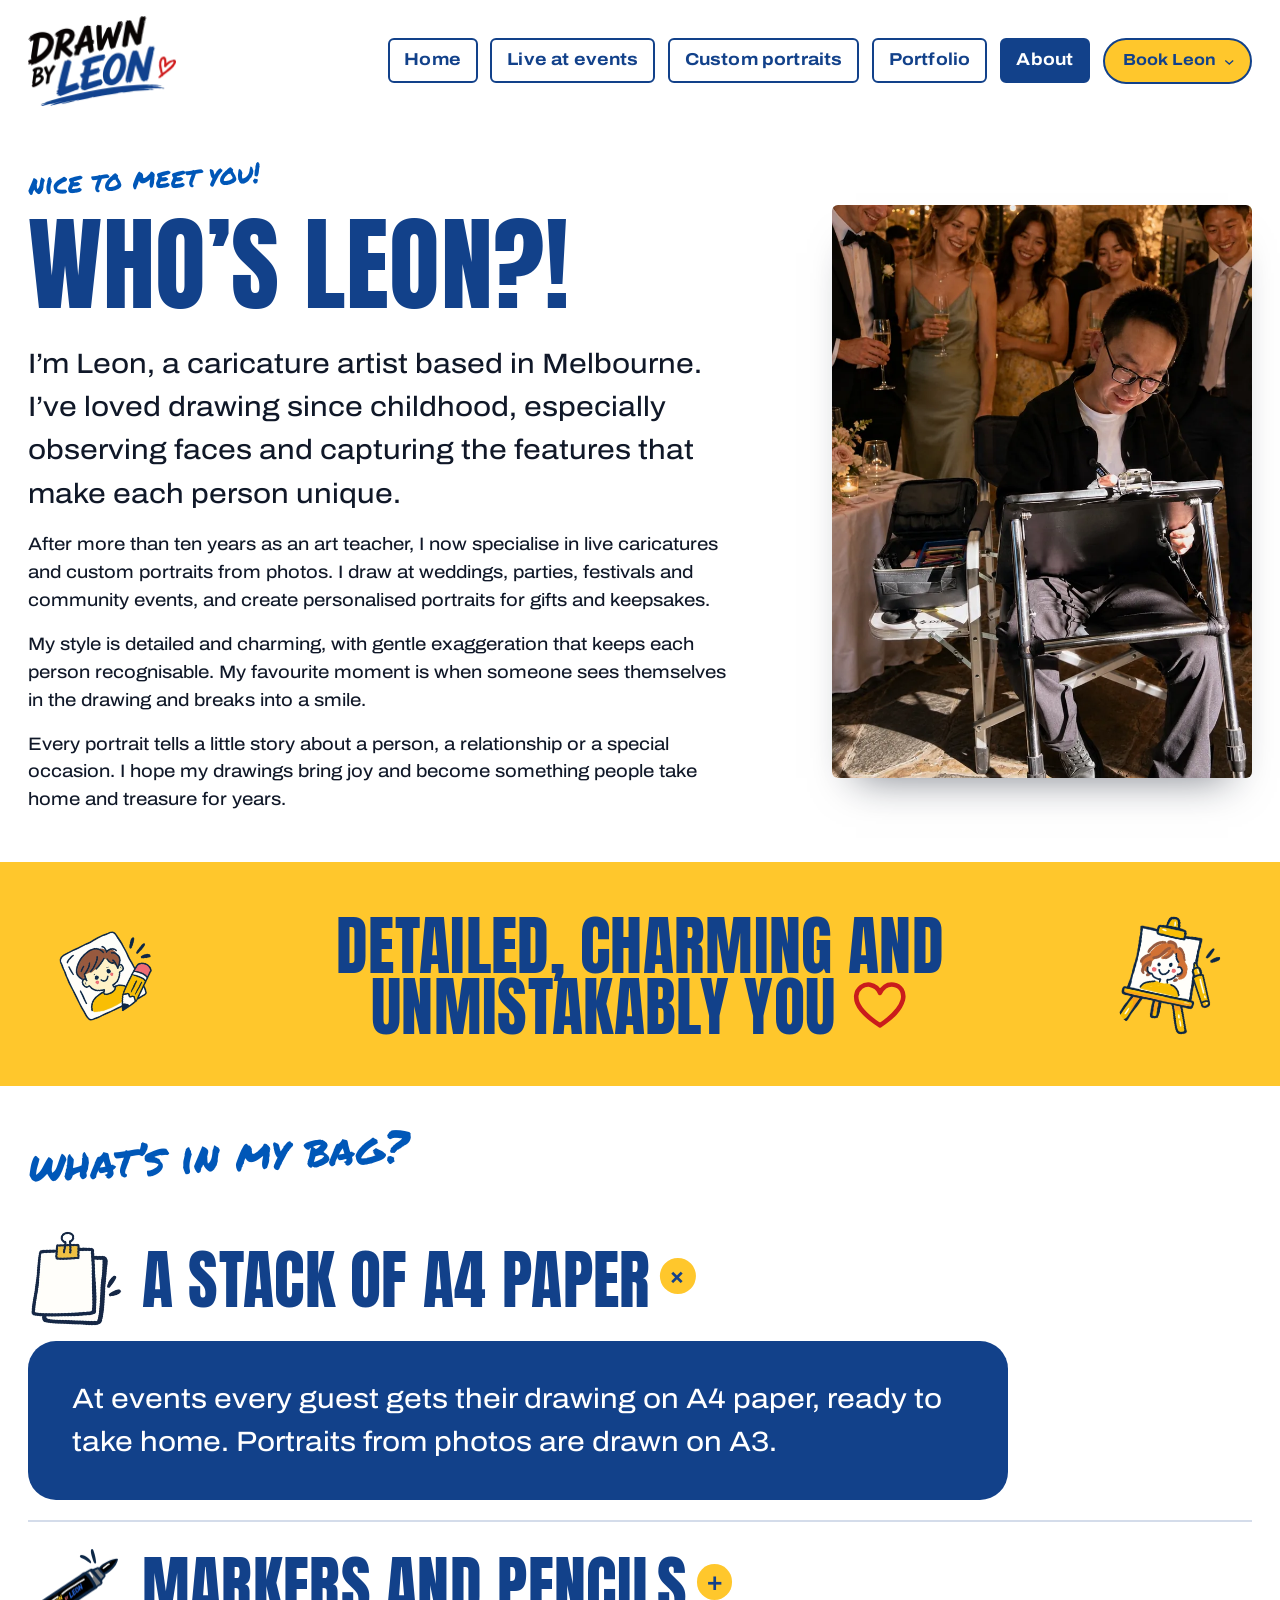
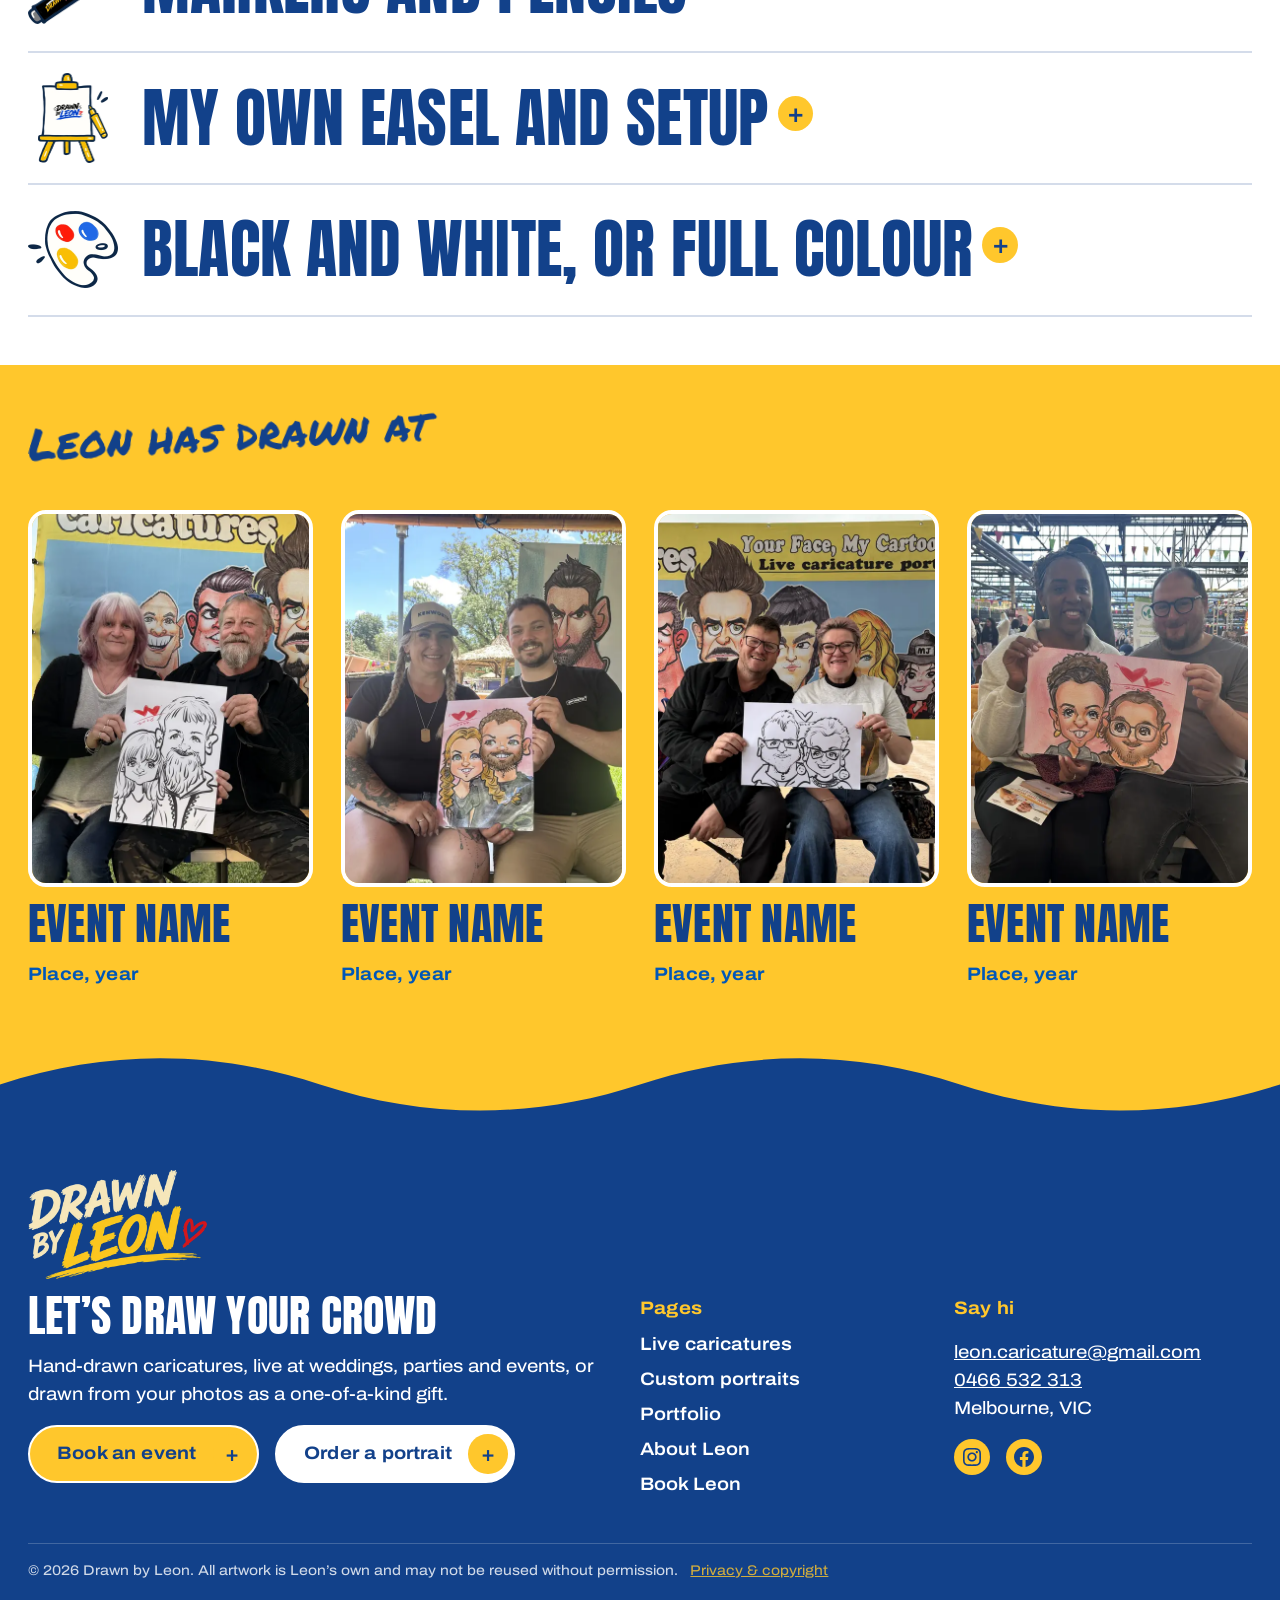
<file: about.html>
<!DOCTYPE html>
<html lang="en-US">
<head>

	<meta charset="UTF-8" />
	<meta name="viewport" content="width=device-width, initial-scale=1" />
<meta name='robots' content='max-image-preview:large' />
<title>About Leon, Melbourne Caricature Artist | Drawn by Leon</title>
<meta name="description" content="Meet Leon, a former art teacher who draws detailed, charming caricatures live at events around Melbourne and as custom portraits from photos." />
<link rel="alternate" type="application/rss+xml" title="Drawn by Leon &raquo; Feed" href="feed/" />
<link rel="alternate" type="application/rss+xml" title="Drawn by Leon &raquo; Comments Feed" href="comments/feed/" />
<link rel="alternate" title="oEmbed (JSON)" type="application/json+oembed" href="wp-json/oembed/1.0/embed" />
<link rel="alternate" title="oEmbed (XML)" type="text/xml+oembed" href="wp-json/oembed/1.0/embed" />
<style id='wp-img-auto-sizes-contain-inline-css'>
img:is([sizes=auto i],[sizes^="auto," i]){contain-intrinsic-size:3000px 1500px}
/*# sourceURL=wp-img-auto-sizes-contain-inline-css */
</style>
<style id='wp-block-site-logo-inline-css'>
.wp-block-site-logo{box-sizing:border-box;line-height:0}.wp-block-site-logo a{display:inline-block;line-height:0}.wp-block-site-logo.is-default-size img{height:auto;width:120px}.wp-block-site-logo img{height:auto;max-width:100%}.wp-block-site-logo a,.wp-block-site-logo img{border-radius:inherit}.wp-block-site-logo.aligncenter{margin-left:auto;margin-right:auto;text-align:center}:root :where(.wp-block-site-logo.is-style-rounded){border-radius:9999px}
/*# sourceURL=wp-includes/blocks/site-logo/style.min.css */
</style>
<style id='wp-block-button-inline-css'>
.wp-block-button__link{align-content:center;box-sizing:border-box;cursor:pointer;display:inline-block;height:100%;text-align:center;word-break:break-word}.wp-block-button__link.aligncenter{text-align:center}.wp-block-button__link.alignright{text-align:right}:where(.wp-block-button__link){border-radius:9999px;box-shadow:none;padding:calc(.667em + 2px) calc(1.333em + 2px);text-decoration:none}.wp-block-button[style*=text-decoration] .wp-block-button__link{text-decoration:inherit}.wp-block-buttons>.wp-block-button.has-custom-width{max-width:none}.wp-block-buttons>.wp-block-button.has-custom-width .wp-block-button__link{width:100%}.wp-block-buttons>.wp-block-button.has-custom-font-size .wp-block-button__link{font-size:inherit}.wp-block-buttons>.wp-block-button.wp-block-button__width-25{width:calc(25% - var(--wp--style--block-gap, .5em)*.75)}.wp-block-buttons>.wp-block-button.wp-block-button__width-50{width:calc(50% - var(--wp--style--block-gap, .5em)*.5)}.wp-block-buttons>.wp-block-button.wp-block-button__width-75{width:calc(75% - var(--wp--style--block-gap, .5em)*.25)}.wp-block-buttons>.wp-block-button.wp-block-button__width-100{flex-basis:100%;width:100%}.wp-block-buttons.is-vertical>.wp-block-button.wp-block-button__width-25{width:25%}.wp-block-buttons.is-vertical>.wp-block-button.wp-block-button__width-50{width:50%}.wp-block-buttons.is-vertical>.wp-block-button.wp-block-button__width-75{width:75%}.wp-block-button.is-style-squared,.wp-block-button__link.wp-block-button.is-style-squared{border-radius:0}.wp-block-button.no-border-radius,.wp-block-button__link.no-border-radius{border-radius:0!important}:root :where(.wp-block-button .wp-block-button__link.is-style-outline),:root :where(.wp-block-button.is-style-outline>.wp-block-button__link){border:2px solid;padding:.667em 1.333em}:root :where(.wp-block-button .wp-block-button__link.is-style-outline:not(.has-text-color)),:root :where(.wp-block-button.is-style-outline>.wp-block-button__link:not(.has-text-color)){color:currentColor}:root :where(.wp-block-button .wp-block-button__link.is-style-outline:not(.has-background)),:root :where(.wp-block-button.is-style-outline>.wp-block-button__link:not(.has-background)){background-color:initial;background-image:none}
/*# sourceURL=wp-includes/blocks/button/style.min.css */
</style>
<style id='wp-block-buttons-inline-css'>
.wp-block-buttons{box-sizing:border-box}.wp-block-buttons.is-vertical{flex-direction:column}.wp-block-buttons.is-vertical>.wp-block-button:last-child{margin-bottom:0}.wp-block-buttons>.wp-block-button{display:inline-block;margin:0}.wp-block-buttons.is-content-justification-left{justify-content:flex-start}.wp-block-buttons.is-content-justification-left.is-vertical{align-items:flex-start}.wp-block-buttons.is-content-justification-center{justify-content:center}.wp-block-buttons.is-content-justification-center.is-vertical{align-items:center}.wp-block-buttons.is-content-justification-right{justify-content:flex-end}.wp-block-buttons.is-content-justification-right.is-vertical{align-items:flex-end}.wp-block-buttons.is-content-justification-space-between{justify-content:space-between}.wp-block-buttons.aligncenter{text-align:center}.wp-block-buttons:not(.is-content-justification-space-between,.is-content-justification-right,.is-content-justification-left,.is-content-justification-center) .wp-block-button.aligncenter{margin-left:auto;margin-right:auto;width:100%}.wp-block-buttons[style*=text-decoration] .wp-block-button,.wp-block-buttons[style*=text-decoration] .wp-block-button__link{text-decoration:inherit}.wp-block-buttons.has-custom-font-size .wp-block-button__link{font-size:inherit}.wp-block-buttons .wp-block-button__link{width:100%}.wp-block-button.aligncenter{text-align:center}
/*# sourceURL=wp-includes/blocks/buttons/style.min.css */
</style>
<style id='wp-block-navigation-link-inline-css'>
.wp-block-navigation .wp-block-navigation-item__label{overflow-wrap:break-word}.wp-block-navigation .wp-block-navigation-item__description{display:none}.link-ui-tools{outline:1px solid #f0f0f0;padding:8px}.link-ui-block-inserter{padding-top:8px}.link-ui-block-inserter__back{margin-left:8px;text-transform:uppercase}
/*# sourceURL=wp-includes/blocks/navigation-link/style.min.css */
</style>
<style id='wp-block-social-links-inline-css'>
.wp-block-social-links{background:none;box-sizing:border-box;margin-left:0;padding-left:0;padding-right:0;text-indent:0}.wp-block-social-links .wp-social-link a,.wp-block-social-links .wp-social-link a:hover{border-bottom:0;box-shadow:none;text-decoration:none}.wp-block-social-links .wp-social-link svg{height:1em;width:1em}.wp-block-social-links .wp-social-link span:not(.screen-reader-text){font-size:.65em;margin-left:.5em;margin-right:.5em}.wp-block-social-links.has-small-icon-size{font-size:16px}.wp-block-social-links,.wp-block-social-links.has-normal-icon-size{font-size:24px}.wp-block-social-links.has-large-icon-size{font-size:36px}.wp-block-social-links.has-huge-icon-size{font-size:48px}.wp-block-social-links.aligncenter{display:flex;justify-content:center}.wp-block-social-links.alignright{justify-content:flex-end}.wp-block-social-link{border-radius:9999px;display:block}@media not (prefers-reduced-motion){.wp-block-social-link{transition:transform .1s ease}}.wp-block-social-link{height:auto}.wp-block-social-link a{align-items:center;display:flex;line-height:0}.wp-block-social-link:hover{transform:scale(1.1)}.wp-block-social-links .wp-block-social-link.wp-social-link{display:inline-block;margin:0;padding:0}.wp-block-social-links .wp-block-social-link.wp-social-link .wp-block-social-link-anchor,.wp-block-social-links .wp-block-social-link.wp-social-link .wp-block-social-link-anchor svg,.wp-block-social-links .wp-block-social-link.wp-social-link .wp-block-social-link-anchor:active,.wp-block-social-links .wp-block-social-link.wp-social-link .wp-block-social-link-anchor:hover,.wp-block-social-links .wp-block-social-link.wp-social-link .wp-block-social-link-anchor:visited{color:currentColor;fill:currentColor}:where(.wp-block-social-links:not(.is-style-logos-only)) .wp-social-link{background-color:#f0f0f0;color:#444}:where(.wp-block-social-links:not(.is-style-logos-only)) .wp-social-link-amazon{background-color:#f90;color:#fff}:where(.wp-block-social-links:not(.is-style-logos-only)) .wp-social-link-bandcamp{background-color:#1ea0c3;color:#fff}:where(.wp-block-social-links:not(.is-style-logos-only)) .wp-social-link-behance{background-color:#0757fe;color:#fff}:where(.wp-block-social-links:not(.is-style-logos-only)) .wp-social-link-bluesky{background-color:#0a7aff;color:#fff}:where(.wp-block-social-links:not(.is-style-logos-only)) .wp-social-link-codepen{background-color:#1e1f26;color:#fff}:where(.wp-block-social-links:not(.is-style-logos-only)) .wp-social-link-deviantart{background-color:#02e49b;color:#fff}:where(.wp-block-social-links:not(.is-style-logos-only)) .wp-social-link-discord{background-color:#5865f2;color:#fff}:where(.wp-block-social-links:not(.is-style-logos-only)) .wp-social-link-dribbble{background-color:#e94c89;color:#fff}:where(.wp-block-social-links:not(.is-style-logos-only)) .wp-social-link-dropbox{background-color:#4280ff;color:#fff}:where(.wp-block-social-links:not(.is-style-logos-only)) .wp-social-link-etsy{background-color:#f45800;color:#fff}:where(.wp-block-social-links:not(.is-style-logos-only)) .wp-social-link-facebook{background-color:#0866ff;color:#fff}:where(.wp-block-social-links:not(.is-style-logos-only)) .wp-social-link-fivehundredpx{background-color:#000;color:#fff}:where(.wp-block-social-links:not(.is-style-logos-only)) .wp-social-link-flickr{background-color:#0461dd;color:#fff}:where(.wp-block-social-links:not(.is-style-logos-only)) .wp-social-link-foursquare{background-color:#e65678;color:#fff}:where(.wp-block-social-links:not(.is-style-logos-only)) .wp-social-link-github{background-color:#24292d;color:#fff}:where(.wp-block-social-links:not(.is-style-logos-only)) .wp-social-link-goodreads{background-color:#eceadd;color:#382110}:where(.wp-block-social-links:not(.is-style-logos-only)) .wp-social-link-google{background-color:#ea4434;color:#fff}:where(.wp-block-social-links:not(.is-style-logos-only)) .wp-social-link-gravatar{background-color:#1d4fc4;color:#fff}:where(.wp-block-social-links:not(.is-style-logos-only)) .wp-social-link-instagram{background-color:#f00075;color:#fff}:where(.wp-block-social-links:not(.is-style-logos-only)) .wp-social-link-lastfm{background-color:#e21b24;color:#fff}:where(.wp-block-social-links:not(.is-style-logos-only)) .wp-social-link-linkedin{background-color:#0d66c2;color:#fff}:where(.wp-block-social-links:not(.is-style-logos-only)) .wp-social-link-mastodon{background-color:#3288d4;color:#fff}:where(.wp-block-social-links:not(.is-style-logos-only)) .wp-social-link-medium{background-color:#000;color:#fff}:where(.wp-block-social-links:not(.is-style-logos-only)) .wp-social-link-meetup{background-color:#f6405f;color:#fff}:where(.wp-block-social-links:not(.is-style-logos-only)) .wp-social-link-patreon{background-color:#000;color:#fff}:where(.wp-block-social-links:not(.is-style-logos-only)) .wp-social-link-pinterest{background-color:#e60122;color:#fff}:where(.wp-block-social-links:not(.is-style-logos-only)) .wp-social-link-pocket{background-color:#ef4155;color:#fff}:where(.wp-block-social-links:not(.is-style-logos-only)) .wp-social-link-reddit{background-color:#ff4500;color:#fff}:where(.wp-block-social-links:not(.is-style-logos-only)) .wp-social-link-skype{background-color:#0478d7;color:#fff}:where(.wp-block-social-links:not(.is-style-logos-only)) .wp-social-link-snapchat{background-color:#fefc00;color:#fff;stroke:#000}:where(.wp-block-social-links:not(.is-style-logos-only)) .wp-social-link-soundcloud{background-color:#ff5600;color:#fff}:where(.wp-block-social-links:not(.is-style-logos-only)) .wp-social-link-spotify{background-color:#1bd760;color:#fff}:where(.wp-block-social-links:not(.is-style-logos-only)) .wp-social-link-telegram{background-color:#2aabee;color:#fff}:where(.wp-block-social-links:not(.is-style-logos-only)) .wp-social-link-threads{background-color:#000;color:#fff}:where(.wp-block-social-links:not(.is-style-logos-only)) .wp-social-link-tiktok{background-color:#000;color:#fff}:where(.wp-block-social-links:not(.is-style-logos-only)) .wp-social-link-tumblr{background-color:#011835;color:#fff}:where(.wp-block-social-links:not(.is-style-logos-only)) .wp-social-link-twitch{background-color:#6440a4;color:#fff}:where(.wp-block-social-links:not(.is-style-logos-only)) .wp-social-link-twitter{background-color:#1da1f2;color:#fff}:where(.wp-block-social-links:not(.is-style-logos-only)) .wp-social-link-vimeo{background-color:#1eb7ea;color:#fff}:where(.wp-block-social-links:not(.is-style-logos-only)) .wp-social-link-vk{background-color:#4680c2;color:#fff}:where(.wp-block-social-links:not(.is-style-logos-only)) .wp-social-link-wordpress{background-color:#3499cd;color:#fff}:where(.wp-block-social-links:not(.is-style-logos-only)) .wp-social-link-whatsapp{background-color:#25d366;color:#fff}:where(.wp-block-social-links:not(.is-style-logos-only)) .wp-social-link-x{background-color:#000;color:#fff}:where(.wp-block-social-links:not(.is-style-logos-only)) .wp-social-link-yelp{background-color:#d32422;color:#fff}:where(.wp-block-social-links:not(.is-style-logos-only)) .wp-social-link-youtube{background-color:red;color:#fff}:where(.wp-block-social-links.is-style-logos-only) .wp-social-link{background:none}:where(.wp-block-social-links.is-style-logos-only) .wp-social-link svg{height:1.25em;width:1.25em}:where(.wp-block-social-links.is-style-logos-only) .wp-social-link-amazon{color:#f90}:where(.wp-block-social-links.is-style-logos-only) .wp-social-link-bandcamp{color:#1ea0c3}:where(.wp-block-social-links.is-style-logos-only) .wp-social-link-behance{color:#0757fe}:where(.wp-block-social-links.is-style-logos-only) .wp-social-link-bluesky{color:#0a7aff}:where(.wp-block-social-links.is-style-logos-only) .wp-social-link-codepen{color:#1e1f26}:where(.wp-block-social-links.is-style-logos-only) .wp-social-link-deviantart{color:#02e49b}:where(.wp-block-social-links.is-style-logos-only) .wp-social-link-discord{color:#5865f2}:where(.wp-block-social-links.is-style-logos-only) .wp-social-link-dribbble{color:#e94c89}:where(.wp-block-social-links.is-style-logos-only) .wp-social-link-dropbox{color:#4280ff}:where(.wp-block-social-links.is-style-logos-only) .wp-social-link-etsy{color:#f45800}:where(.wp-block-social-links.is-style-logos-only) .wp-social-link-facebook{color:#0866ff}:where(.wp-block-social-links.is-style-logos-only) .wp-social-link-fivehundredpx{color:#000}:where(.wp-block-social-links.is-style-logos-only) .wp-social-link-flickr{color:#0461dd}:where(.wp-block-social-links.is-style-logos-only) .wp-social-link-foursquare{color:#e65678}:where(.wp-block-social-links.is-style-logos-only) .wp-social-link-github{color:#24292d}:where(.wp-block-social-links.is-style-logos-only) .wp-social-link-goodreads{color:#382110}:where(.wp-block-social-links.is-style-logos-only) .wp-social-link-google{color:#ea4434}:where(.wp-block-social-links.is-style-logos-only) .wp-social-link-gravatar{color:#1d4fc4}:where(.wp-block-social-links.is-style-logos-only) .wp-social-link-instagram{color:#f00075}:where(.wp-block-social-links.is-style-logos-only) .wp-social-link-lastfm{color:#e21b24}:where(.wp-block-social-links.is-style-logos-only) .wp-social-link-linkedin{color:#0d66c2}:where(.wp-block-social-links.is-style-logos-only) .wp-social-link-mastodon{color:#3288d4}:where(.wp-block-social-links.is-style-logos-only) .wp-social-link-medium{color:#000}:where(.wp-block-social-links.is-style-logos-only) .wp-social-link-meetup{color:#f6405f}:where(.wp-block-social-links.is-style-logos-only) .wp-social-link-patreon{color:#000}:where(.wp-block-social-links.is-style-logos-only) .wp-social-link-pinterest{color:#e60122}:where(.wp-block-social-links.is-style-logos-only) .wp-social-link-pocket{color:#ef4155}:where(.wp-block-social-links.is-style-logos-only) .wp-social-link-reddit{color:#ff4500}:where(.wp-block-social-links.is-style-logos-only) .wp-social-link-skype{color:#0478d7}:where(.wp-block-social-links.is-style-logos-only) .wp-social-link-snapchat{color:#fff;stroke:#000}:where(.wp-block-social-links.is-style-logos-only) .wp-social-link-soundcloud{color:#ff5600}:where(.wp-block-social-links.is-style-logos-only) .wp-social-link-spotify{color:#1bd760}:where(.wp-block-social-links.is-style-logos-only) .wp-social-link-telegram{color:#2aabee}:where(.wp-block-social-links.is-style-logos-only) .wp-social-link-threads{color:#000}:where(.wp-block-social-links.is-style-logos-only) .wp-social-link-tiktok{color:#000}:where(.wp-block-social-links.is-style-logos-only) .wp-social-link-tumblr{color:#011835}:where(.wp-block-social-links.is-style-logos-only) .wp-social-link-twitch{color:#6440a4}:where(.wp-block-social-links.is-style-logos-only) .wp-social-link-twitter{color:#1da1f2}:where(.wp-block-social-links.is-style-logos-only) .wp-social-link-vimeo{color:#1eb7ea}:where(.wp-block-social-links.is-style-logos-only) .wp-social-link-vk{color:#4680c2}:where(.wp-block-social-links.is-style-logos-only) .wp-social-link-whatsapp{color:#25d366}:where(.wp-block-social-links.is-style-logos-only) .wp-social-link-wordpress{color:#3499cd}:where(.wp-block-social-links.is-style-logos-only) .wp-social-link-x{color:#000}:where(.wp-block-social-links.is-style-logos-only) .wp-social-link-yelp{color:#d32422}:where(.wp-block-social-links.is-style-logos-only) .wp-social-link-youtube{color:red}.wp-block-social-links.is-style-pill-shape .wp-social-link{width:auto}:root :where(.wp-block-social-links .wp-social-link a){padding:.25em}:root :where(.wp-block-social-links.is-style-logos-only .wp-social-link a){padding:0}:root :where(.wp-block-social-links.is-style-pill-shape .wp-social-link a){padding-left:.6666666667em;padding-right:.6666666667em}.wp-block-social-links:not(.has-icon-color):not(.has-icon-background-color) .wp-social-link-snapchat .wp-block-social-link-label{color:#000}
/*# sourceURL=wp-includes/blocks/social-links/style.min.css */
</style>
<link rel='stylesheet' id='wp-block-navigation-css' href='wp-includes/blocks/navigation/style.min.css' media='all' />
<style id='wp-block-group-inline-css'>
.wp-block-group{box-sizing:border-box}:where(.wp-block-group.wp-block-group-is-layout-constrained){position:relative}
/*# sourceURL=wp-includes/blocks/group/style.min.css */
</style>
<style id='wp-block-paragraph-inline-css'>
.is-small-text{font-size:.875em}.is-regular-text{font-size:1em}.is-large-text{font-size:2.25em}.is-larger-text{font-size:3em}.has-drop-cap:not(:focus):first-letter{float:left;font-size:8.4em;font-style:normal;font-weight:100;line-height:.68;margin:.05em .1em 0 0;text-transform:uppercase}body.rtl .has-drop-cap:not(:focus):first-letter{float:none;margin-left:.1em}p.has-drop-cap.has-background{overflow:hidden}:root :where(p.has-background){padding:1.25em 2.375em}:where(p.has-text-color:not(.has-link-color)) a{color:inherit}p.has-text-align-left[style*="writing-mode:vertical-lr"],p.has-text-align-right[style*="writing-mode:vertical-rl"]{rotate:180deg}
/*# sourceURL=wp-includes/blocks/paragraph/style.min.css */
</style>
<style id='wp-block-heading-inline-css'>
h1:where(.wp-block-heading).has-background,h2:where(.wp-block-heading).has-background,h3:where(.wp-block-heading).has-background,h4:where(.wp-block-heading).has-background,h5:where(.wp-block-heading).has-background,h6:where(.wp-block-heading).has-background{padding:1.25em 2.375em}h1.has-text-align-left[style*=writing-mode]:where([style*=vertical-lr]),h1.has-text-align-right[style*=writing-mode]:where([style*=vertical-rl]),h2.has-text-align-left[style*=writing-mode]:where([style*=vertical-lr]),h2.has-text-align-right[style*=writing-mode]:where([style*=vertical-rl]),h3.has-text-align-left[style*=writing-mode]:where([style*=vertical-lr]),h3.has-text-align-right[style*=writing-mode]:where([style*=vertical-rl]),h4.has-text-align-left[style*=writing-mode]:where([style*=vertical-lr]),h4.has-text-align-right[style*=writing-mode]:where([style*=vertical-rl]),h5.has-text-align-left[style*=writing-mode]:where([style*=vertical-lr]),h5.has-text-align-right[style*=writing-mode]:where([style*=vertical-rl]),h6.has-text-align-left[style*=writing-mode]:where([style*=vertical-lr]),h6.has-text-align-right[style*=writing-mode]:where([style*=vertical-rl]){rotate:180deg}
/*# sourceURL=wp-includes/blocks/heading/style.min.css */
</style>
<style id='wp-block-image-inline-css'>
.wp-block-image>a,.wp-block-image>figure>a{display:inline-block}.wp-block-image img{box-sizing:border-box;height:auto;max-width:100%;vertical-align:bottom}@media not (prefers-reduced-motion){.wp-block-image img.hide{visibility:hidden}.wp-block-image img.show{animation:show-content-image .4s}}.wp-block-image[style*=border-radius] img,.wp-block-image[style*=border-radius]>a{border-radius:inherit}.wp-block-image.has-custom-border img{box-sizing:border-box}.wp-block-image.aligncenter{text-align:center}.wp-block-image.alignfull>a,.wp-block-image.alignwide>a{width:100%}.wp-block-image.alignfull img,.wp-block-image.alignwide img{height:auto;width:100%}.wp-block-image .aligncenter,.wp-block-image .alignleft,.wp-block-image .alignright,.wp-block-image.aligncenter,.wp-block-image.alignleft,.wp-block-image.alignright{display:table}.wp-block-image .aligncenter>figcaption,.wp-block-image .alignleft>figcaption,.wp-block-image .alignright>figcaption,.wp-block-image.aligncenter>figcaption,.wp-block-image.alignleft>figcaption,.wp-block-image.alignright>figcaption{caption-side:bottom;display:table-caption}.wp-block-image .alignleft{float:left;margin:.5em 1em .5em 0}.wp-block-image .alignright{float:right;margin:.5em 0 .5em 1em}.wp-block-image .aligncenter{margin-left:auto;margin-right:auto}.wp-block-image :where(figcaption){margin-bottom:1em;margin-top:.5em}.wp-block-image.is-style-circle-mask img{border-radius:9999px}@supports ((-webkit-mask-image:none) or (mask-image:none)) or (-webkit-mask-image:none){.wp-block-image.is-style-circle-mask img{border-radius:0;-webkit-mask-image:url('data:image/svg+xml;utf8,<svg viewBox="0 0 100 100" xmlns="http://www.w3.org/2000/svg"><circle cx="50" cy="50" r="50"/></svg>');mask-image:url('data:image/svg+xml;utf8,<svg viewBox="0 0 100 100" xmlns="http://www.w3.org/2000/svg"><circle cx="50" cy="50" r="50"/></svg>');mask-mode:alpha;-webkit-mask-position:center;mask-position:center;-webkit-mask-repeat:no-repeat;mask-repeat:no-repeat;-webkit-mask-size:contain;mask-size:contain}}:root :where(.wp-block-image.is-style-rounded img,.wp-block-image .is-style-rounded img){border-radius:9999px}.wp-block-image figure{margin:0}.wp-lightbox-container{display:flex;flex-direction:column;position:relative}.wp-lightbox-container img{cursor:zoom-in}.wp-lightbox-container img:hover+button{opacity:1}.wp-lightbox-container button{align-items:center;backdrop-filter:blur(16px) saturate(180%);background-color:#5a5a5a40;border:none;border-radius:4px;cursor:zoom-in;display:flex;height:20px;justify-content:center;opacity:0;padding:0;position:absolute;right:16px;text-align:center;top:16px;width:20px;z-index:100}@media not (prefers-reduced-motion){.wp-lightbox-container button{transition:opacity .2s ease}}.wp-lightbox-container button:focus-visible{outline:3px auto #5a5a5a40;outline:3px auto -webkit-focus-ring-color;outline-offset:3px}.wp-lightbox-container button:hover{cursor:pointer;opacity:1}.wp-lightbox-container button:focus{opacity:1}.wp-lightbox-container button:focus,.wp-lightbox-container button:hover,.wp-lightbox-container button:not(:hover):not(:active):not(.has-background){background-color:#5a5a5a40;border:none}.wp-lightbox-overlay{box-sizing:border-box;cursor:zoom-out;height:100vh;left:0;overflow:hidden;position:fixed;top:0;visibility:hidden;width:100%;z-index:100000}.wp-lightbox-overlay .close-button{align-items:center;cursor:pointer;display:flex;justify-content:center;min-height:40px;min-width:40px;padding:0;position:absolute;right:calc(env(safe-area-inset-right) + 16px);top:calc(env(safe-area-inset-top) + 16px);z-index:5000000}.wp-lightbox-overlay .close-button:focus,.wp-lightbox-overlay .close-button:hover,.wp-lightbox-overlay .close-button:not(:hover):not(:active):not(.has-background){background:none;border:none}.wp-lightbox-overlay .lightbox-image-container{height:var(--wp--lightbox-container-height);left:50%;overflow:hidden;position:absolute;top:50%;transform:translate(-50%,-50%);transform-origin:top left;width:var(--wp--lightbox-container-width);z-index:9999999999}.wp-lightbox-overlay .wp-block-image{align-items:center;box-sizing:border-box;display:flex;height:100%;justify-content:center;margin:0;position:relative;transform-origin:0 0;width:100%;z-index:3000000}.wp-lightbox-overlay .wp-block-image img{height:var(--wp--lightbox-image-height);min-height:var(--wp--lightbox-image-height);min-width:var(--wp--lightbox-image-width);width:var(--wp--lightbox-image-width)}.wp-lightbox-overlay .wp-block-image figcaption{display:none}.wp-lightbox-overlay button{background:none;border:none}.wp-lightbox-overlay .scrim{background-color:#fff;height:100%;opacity:.9;position:absolute;width:100%;z-index:2000000}.wp-lightbox-overlay.active{visibility:visible}@media not (prefers-reduced-motion){.wp-lightbox-overlay.active{animation:turn-on-visibility .25s both}.wp-lightbox-overlay.active img{animation:turn-on-visibility .35s both}.wp-lightbox-overlay.show-closing-animation:not(.active){animation:turn-off-visibility .35s both}.wp-lightbox-overlay.show-closing-animation:not(.active) img{animation:turn-off-visibility .25s both}.wp-lightbox-overlay.zoom.active{animation:none;opacity:1;visibility:visible}.wp-lightbox-overlay.zoom.active .lightbox-image-container{animation:lightbox-zoom-in .4s}.wp-lightbox-overlay.zoom.active .lightbox-image-container img{animation:none}.wp-lightbox-overlay.zoom.active .scrim{animation:turn-on-visibility .4s forwards}.wp-lightbox-overlay.zoom.show-closing-animation:not(.active){animation:none}.wp-lightbox-overlay.zoom.show-closing-animation:not(.active) .lightbox-image-container{animation:lightbox-zoom-out .4s}.wp-lightbox-overlay.zoom.show-closing-animation:not(.active) .lightbox-image-container img{animation:none}.wp-lightbox-overlay.zoom.show-closing-animation:not(.active) .scrim{animation:turn-off-visibility .4s forwards}}@keyframes show-content-image{0%{visibility:hidden}99%{visibility:hidden}to{visibility:visible}}@keyframes turn-on-visibility{0%{opacity:0}to{opacity:1}}@keyframes turn-off-visibility{0%{opacity:1;visibility:visible}99%{opacity:0;visibility:visible}to{opacity:0;visibility:hidden}}@keyframes lightbox-zoom-in{0%{transform:translate(calc((-100vw + var(--wp--lightbox-scrollbar-width))/2 + var(--wp--lightbox-initial-left-position)),calc(-50vh + var(--wp--lightbox-initial-top-position))) scale(var(--wp--lightbox-scale))}to{transform:translate(-50%,-50%) scale(1)}}@keyframes lightbox-zoom-out{0%{transform:translate(-50%,-50%) scale(1);visibility:visible}99%{visibility:visible}to{transform:translate(calc((-100vw + var(--wp--lightbox-scrollbar-width))/2 + var(--wp--lightbox-initial-left-position)),calc(-50vh + var(--wp--lightbox-initial-top-position))) scale(var(--wp--lightbox-scale));visibility:hidden}}
/*# sourceURL=wp-includes/blocks/image/style.min.css */
</style>
<style id='wp-block-columns-inline-css'>
.wp-block-columns{box-sizing:border-box;display:flex;flex-wrap:wrap!important}@media (min-width:782px){.wp-block-columns{flex-wrap:nowrap!important}}.wp-block-columns{align-items:normal!important}.wp-block-columns.are-vertically-aligned-top{align-items:flex-start}.wp-block-columns.are-vertically-aligned-center{align-items:center}.wp-block-columns.are-vertically-aligned-bottom{align-items:flex-end}@media (max-width:781px){.wp-block-columns:not(.is-not-stacked-on-mobile)>.wp-block-column{flex-basis:100%!important}}@media (min-width:782px){.wp-block-columns:not(.is-not-stacked-on-mobile)>.wp-block-column{flex-basis:0;flex-grow:1}.wp-block-columns:not(.is-not-stacked-on-mobile)>.wp-block-column[style*=flex-basis]{flex-grow:0}}.wp-block-columns.is-not-stacked-on-mobile{flex-wrap:nowrap!important}.wp-block-columns.is-not-stacked-on-mobile>.wp-block-column{flex-basis:0;flex-grow:1}.wp-block-columns.is-not-stacked-on-mobile>.wp-block-column[style*=flex-basis]{flex-grow:0}:where(.wp-block-columns){margin-bottom:1.75em}:where(.wp-block-columns.has-background){padding:1.25em 2.375em}.wp-block-column{flex-grow:1;min-width:0;overflow-wrap:break-word;word-break:break-word}.wp-block-column.is-vertically-aligned-top{align-self:flex-start}.wp-block-column.is-vertically-aligned-center{align-self:center}.wp-block-column.is-vertically-aligned-bottom{align-self:flex-end}.wp-block-column.is-vertically-aligned-stretch{align-self:stretch}.wp-block-column.is-vertically-aligned-bottom,.wp-block-column.is-vertically-aligned-center,.wp-block-column.is-vertically-aligned-top{width:100%}
/*# sourceURL=wp-includes/blocks/columns/style.min.css */
</style>
<style id='wp-block-post-content-inline-css'>
.wp-block-post-content{display:flow-root}
/*# sourceURL=wp-includes/blocks/post-content/style.min.css */
</style>
<style id='wp-block-list-inline-css'>
ol,ul{box-sizing:border-box}:root :where(.wp-block-list.has-background){padding:1.25em 2.375em}
/*# sourceURL=wp-includes/blocks/list/style.min.css */
</style>
<style id='wp-emoji-styles-inline-css'>

	img.wp-smiley, img.emoji {
		display: inline !important;
		border: none !important;
		box-shadow: none !important;
		height: 1em !important;
		width: 1em !important;
		margin: 0 0.07em !important;
		vertical-align: -0.1em !important;
		background: none !important;
		padding: 0 !important;
	}
/*# sourceURL=wp-emoji-styles-inline-css */
</style>
<style id='wp-block-library-inline-css'>
:root{--wp-block-synced-color:#7a00df;--wp-block-synced-color--rgb:122,0,223;--wp-bound-block-color:var(--wp-block-synced-color);--wp-editor-canvas-background:#ddd;--wp-admin-theme-color:#007cba;--wp-admin-theme-color--rgb:0,124,186;--wp-admin-theme-color-darker-10:#006ba1;--wp-admin-theme-color-darker-10--rgb:0,107,160.5;--wp-admin-theme-color-darker-20:#005a87;--wp-admin-theme-color-darker-20--rgb:0,90,135;--wp-admin-border-width-focus:2px}@media (min-resolution:192dpi){:root{--wp-admin-border-width-focus:1.5px}}.wp-element-button{cursor:pointer}:root .has-very-light-gray-background-color{background-color:#eee}:root .has-very-dark-gray-background-color{background-color:#313131}:root .has-very-light-gray-color{color:#eee}:root .has-very-dark-gray-color{color:#313131}:root .has-vivid-green-cyan-to-vivid-cyan-blue-gradient-background{background:linear-gradient(135deg,#00d084,#0693e3)}:root .has-purple-crush-gradient-background{background:linear-gradient(135deg,#34e2e4,#4721fb 50%,#ab1dfe)}:root .has-hazy-dawn-gradient-background{background:linear-gradient(135deg,#faaca8,#dad0ec)}:root .has-subdued-olive-gradient-background{background:linear-gradient(135deg,#fafae1,#67a671)}:root .has-atomic-cream-gradient-background{background:linear-gradient(135deg,#fdd79a,#004a59)}:root .has-nightshade-gradient-background{background:linear-gradient(135deg,#330968,#31cdcf)}:root .has-midnight-gradient-background{background:linear-gradient(135deg,#020381,#2874fc)}:root{--wp--preset--font-size--normal:16px;--wp--preset--font-size--huge:42px}.has-regular-font-size{font-size:1em}.has-larger-font-size{font-size:2.625em}.has-normal-font-size{font-size:var(--wp--preset--font-size--normal)}.has-huge-font-size{font-size:var(--wp--preset--font-size--huge)}.has-text-align-center{text-align:center}.has-text-align-left{text-align:left}.has-text-align-right{text-align:right}.has-fit-text{white-space:nowrap!important}#end-resizable-editor-section{display:none}.aligncenter{clear:both}.items-justified-left{justify-content:flex-start}.items-justified-center{justify-content:center}.items-justified-right{justify-content:flex-end}.items-justified-space-between{justify-content:space-between}.screen-reader-text{border:0;clip-path:inset(50%);height:1px;margin:-1px;overflow:hidden;padding:0;position:absolute;width:1px;word-wrap:normal!important}.screen-reader-text:focus{background-color:#ddd;clip-path:none;color:#444;display:block;font-size:1em;height:auto;left:5px;line-height:normal;padding:15px 23px 14px;text-decoration:none;top:5px;width:auto;z-index:100000}html :where(.has-border-color){border-style:solid}html :where([style*=border-top-color]){border-top-style:solid}html :where([style*=border-right-color]){border-right-style:solid}html :where([style*=border-bottom-color]){border-bottom-style:solid}html :where([style*=border-left-color]){border-left-style:solid}html :where([style*=border-width]){border-style:solid}html :where([style*=border-top-width]){border-top-style:solid}html :where([style*=border-right-width]){border-right-style:solid}html :where([style*=border-bottom-width]){border-bottom-style:solid}html :where([style*=border-left-width]){border-left-style:solid}html :where(img[class*=wp-image-]){height:auto;max-width:100%}:where(figure){margin:0 0 1em}html :where(.is-position-sticky){--wp-admin--admin-bar--position-offset:var(--wp-admin--admin-bar--height,0px)}@media screen and (max-width:600px){html :where(.is-position-sticky){--wp-admin--admin-bar--position-offset:0px}}
/*# sourceURL=/wp-includes/css/dist/block-library/common.min.css */
</style>
<style id='global-styles-inline-css'>
:root{--wp--preset--aspect-ratio--square: 1;--wp--preset--aspect-ratio--4-3: 4/3;--wp--preset--aspect-ratio--3-4: 3/4;--wp--preset--aspect-ratio--3-2: 3/2;--wp--preset--aspect-ratio--2-3: 2/3;--wp--preset--aspect-ratio--16-9: 16/9;--wp--preset--aspect-ratio--9-16: 9/16;--wp--preset--color--black: #000000;--wp--preset--color--cyan-bluish-gray: #abb8c3;--wp--preset--color--white: #FFFFFF;--wp--preset--color--pale-pink: #f78da7;--wp--preset--color--vivid-red: #cf2e2e;--wp--preset--color--luminous-vivid-orange: #ff6900;--wp--preset--color--luminous-vivid-amber: #fcb900;--wp--preset--color--light-green-cyan: #7bdcb5;--wp--preset--color--vivid-green-cyan: #00d084;--wp--preset--color--pale-cyan-blue: #8ed1fc;--wp--preset--color--vivid-cyan-blue: #0693e3;--wp--preset--color--vivid-purple: #9b51e0;--wp--preset--color--yellow: #FFC72C;--wp--preset--color--yellow-soft: #FFF4D1;--wp--preset--color--navy: #12418A;--wp--preset--color--navy-soft: #0057B8;--wp--preset--color--red: #CA1C1C;--wp--preset--color--ink: #101828;--wp--preset--color--paper: #FFFFFF;--wp--preset--gradient--vivid-cyan-blue-to-vivid-purple: linear-gradient(135deg,rgb(6,147,227) 0%,rgb(155,81,224) 100%);--wp--preset--gradient--light-green-cyan-to-vivid-green-cyan: linear-gradient(135deg,rgb(122,220,180) 0%,rgb(0,208,130) 100%);--wp--preset--gradient--luminous-vivid-amber-to-luminous-vivid-orange: linear-gradient(135deg,rgb(252,185,0) 0%,rgb(255,105,0) 100%);--wp--preset--gradient--luminous-vivid-orange-to-vivid-red: linear-gradient(135deg,rgb(255,105,0) 0%,rgb(207,46,46) 100%);--wp--preset--gradient--very-light-gray-to-cyan-bluish-gray: linear-gradient(135deg,rgb(238,238,238) 0%,rgb(169,184,195) 100%);--wp--preset--gradient--cool-to-warm-spectrum: linear-gradient(135deg,rgb(74,234,220) 0%,rgb(151,120,209) 20%,rgb(207,42,186) 40%,rgb(238,44,130) 60%,rgb(251,105,98) 80%,rgb(254,248,76) 100%);--wp--preset--gradient--blush-light-purple: linear-gradient(135deg,rgb(255,206,236) 0%,rgb(152,150,240) 100%);--wp--preset--gradient--blush-bordeaux: linear-gradient(135deg,rgb(254,205,165) 0%,rgb(254,45,45) 50%,rgb(107,0,62) 100%);--wp--preset--gradient--luminous-dusk: linear-gradient(135deg,rgb(255,203,112) 0%,rgb(199,81,192) 50%,rgb(65,88,208) 100%);--wp--preset--gradient--pale-ocean: linear-gradient(135deg,rgb(255,245,203) 0%,rgb(182,227,212) 50%,rgb(51,167,181) 100%);--wp--preset--gradient--electric-grass: linear-gradient(135deg,rgb(202,248,128) 0%,rgb(113,206,126) 100%);--wp--preset--gradient--midnight: linear-gradient(135deg,rgb(2,3,129) 0%,rgb(40,116,252) 100%);--wp--preset--font-size--small: 0.875rem;--wp--preset--font-size--medium: clamp(1rem, 1rem + ((1vw - 0.2rem) * 0.217), 1.125rem);--wp--preset--font-size--large: clamp(1.25rem, 1.25rem + ((1vw - 0.2rem) * 0.87), 1.75rem);--wp--preset--font-size--x-large: clamp(1.75rem, 1.75rem + ((1vw - 0.2rem) * 1.739), 2.75rem);--wp--preset--font-size--xx-large: clamp(2.25rem, 2.25rem + ((1vw - 0.2rem) * 3.043), 4rem);--wp--preset--font-size--giant: clamp(3rem, 3rem + ((1vw - 0.2rem) * 6.087), 6.5rem);--wp--preset--font-family--display: Anton, Impact, "Arial Narrow", sans-serif;--wp--preset--font-family--body: Archivo, ui-sans-serif, system-ui, sans-serif;--wp--preset--font-family--hand: "Permanent Marker", "Comic Sans MS", cursive;--wp--preset--spacing--20: 0.5rem;--wp--preset--spacing--30: 1rem;--wp--preset--spacing--40: clamp(1.25rem, 2.5vw, 1.75rem);--wp--preset--spacing--50: clamp(1.75rem, 4vw, 2.75rem);--wp--preset--spacing--60: clamp(2.5rem, 6vw, 4.5rem);--wp--preset--spacing--70: clamp(3.5rem, 9vw, 7rem);--wp--preset--spacing--80: 5.06rem;--wp--preset--shadow--natural: 6px 6px 9px rgba(0, 0, 0, 0.2);--wp--preset--shadow--deep: 12px 12px 50px rgba(0, 0, 0, 0.4);--wp--preset--shadow--sharp: 6px 6px 0px rgba(0, 0, 0, 0.2);--wp--preset--shadow--outlined: 6px 6px 0px -3px rgb(255, 255, 255), 6px 6px rgb(0, 0, 0);--wp--preset--shadow--crisp: 6px 6px 0px rgb(0, 0, 0);--wp--preset--shadow--sketch: 6px 6px 0 0 #12418A;}:root { --wp--style--global--content-size: 720px;--wp--style--global--wide-size: 1240px; }:where(body) { margin: 0; }.wp-site-blocks { padding-top: var(--wp--style--root--padding-top); padding-bottom: var(--wp--style--root--padding-bottom); }.has-global-padding { padding-right: var(--wp--style--root--padding-right); padding-left: var(--wp--style--root--padding-left); }.has-global-padding > .alignfull { margin-right: calc(var(--wp--style--root--padding-right) * -1); margin-left: calc(var(--wp--style--root--padding-left) * -1); }.has-global-padding :where(:not(.alignfull.is-layout-flow) > .has-global-padding:not(.wp-block-block, .alignfull)) { padding-right: 0; padding-left: 0; }.has-global-padding :where(:not(.alignfull.is-layout-flow) > .has-global-padding:not(.wp-block-block, .alignfull)) > .alignfull { margin-left: 0; margin-right: 0; }.wp-site-blocks > .alignleft { float: left; margin-right: 2em; }.wp-site-blocks > .alignright { float: right; margin-left: 2em; }.wp-site-blocks > .aligncenter { justify-content: center; margin-left: auto; margin-right: auto; }:where(.wp-site-blocks) > * { margin-block-start: var(--wp--preset--spacing--30); margin-block-end: 0; }:where(.wp-site-blocks) > :first-child { margin-block-start: 0; }:where(.wp-site-blocks) > :last-child { margin-block-end: 0; }:root { --wp--style--block-gap: var(--wp--preset--spacing--30); }:root :where(.is-layout-flow) > :first-child{margin-block-start: 0;}:root :where(.is-layout-flow) > :last-child{margin-block-end: 0;}:root :where(.is-layout-flow) > *{margin-block-start: var(--wp--preset--spacing--30);margin-block-end: 0;}:root :where(.is-layout-constrained) > :first-child{margin-block-start: 0;}:root :where(.is-layout-constrained) > :last-child{margin-block-end: 0;}:root :where(.is-layout-constrained) > *{margin-block-start: var(--wp--preset--spacing--30);margin-block-end: 0;}:root :where(.is-layout-flex){gap: var(--wp--preset--spacing--30);}:root :where(.is-layout-grid){gap: var(--wp--preset--spacing--30);}.is-layout-flow > .alignleft{float: left;margin-inline-start: 0;margin-inline-end: 2em;}.is-layout-flow > .alignright{float: right;margin-inline-start: 2em;margin-inline-end: 0;}.is-layout-flow > .aligncenter{margin-left: auto !important;margin-right: auto !important;}.is-layout-constrained > .alignleft{float: left;margin-inline-start: 0;margin-inline-end: 2em;}.is-layout-constrained > .alignright{float: right;margin-inline-start: 2em;margin-inline-end: 0;}.is-layout-constrained > .aligncenter{margin-left: auto !important;margin-right: auto !important;}.is-layout-constrained > :where(:not(.alignleft):not(.alignright):not(.alignfull)){max-width: var(--wp--style--global--content-size);margin-left: auto !important;margin-right: auto !important;}.is-layout-constrained > .alignwide{max-width: var(--wp--style--global--wide-size);}body .is-layout-flex{display: flex;}.is-layout-flex{flex-wrap: wrap;align-items: center;}.is-layout-flex > :is(*, div){margin: 0;}body .is-layout-grid{display: grid;}.is-layout-grid > :is(*, div){margin: 0;}body{background-color: var(--wp--preset--color--paper);color: var(--wp--preset--color--ink);font-family: var(--wp--preset--font-family--body);font-size: var(--wp--preset--font-size--medium);font-weight: 450;line-height: 1.55;--wp--style--root--padding-top: 0px;--wp--style--root--padding-right: var(--wp--preset--spacing--40);--wp--style--root--padding-bottom: 0px;--wp--style--root--padding-left: var(--wp--preset--spacing--40);}a:where(:not(.wp-element-button)){color: var(--wp--preset--color--navy);text-decoration: underline;}:root :where(a:where(:not(.wp-element-button)):hover){color: var(--wp--preset--color--navy-soft);}h1, h2, h3, h4, h5, h6{color: var(--wp--preset--color--navy);font-family: var(--wp--preset--font-family--display);font-weight: 400;letter-spacing: 0.005em;line-height: 0.95;text-transform: uppercase;}h1{font-size: var(--wp--preset--font-size--xx-large);}h2{font-size: var(--wp--preset--font-size--x-large);}h3{font-size: var(--wp--preset--font-size--large);}:root :where(.wp-element-button, .wp-block-button__link){background-color: var(--wp--preset--color--white);border-radius: 999px;border-color: var(--wp--preset--color--navy);border-width: 2px;border-style: solid;color: var(--wp--preset--color--navy);font-family: var(--wp--preset--font-family--body);font-size: var(--wp--preset--font-size--small);font-style: inherit;font-weight: 700;letter-spacing: 0.06em;line-height: inherit;padding-top: 0.75em;padding-right: 1.5em;padding-bottom: 0.75em;padding-left: 1.5em;text-decoration: none;text-transform: uppercase;}:root :where(.wp-element-button:hover, .wp-block-button__link:hover){background-color: var(--wp--preset--color--navy);color: var(--wp--preset--color--white);}:root :where(.wp-element-button:focus, .wp-block-button__link:focus){background-color: var(--wp--preset--color--navy);color: var(--wp--preset--color--white);}:root :where(.wp-element-caption, .wp-block-audio figcaption, .wp-block-embed figcaption, .wp-block-gallery figcaption, .wp-block-image figcaption, .wp-block-table figcaption, .wp-block-video figcaption){color: var(--wp--preset--color--navy-soft);font-size: var(--wp--preset--font-size--small);}.has-black-color{color: var(--wp--preset--color--black) !important;}.has-cyan-bluish-gray-color{color: var(--wp--preset--color--cyan-bluish-gray) !important;}.has-white-color{color: var(--wp--preset--color--white) !important;}.has-pale-pink-color{color: var(--wp--preset--color--pale-pink) !important;}.has-vivid-red-color{color: var(--wp--preset--color--vivid-red) !important;}.has-luminous-vivid-orange-color{color: var(--wp--preset--color--luminous-vivid-orange) !important;}.has-luminous-vivid-amber-color{color: var(--wp--preset--color--luminous-vivid-amber) !important;}.has-light-green-cyan-color{color: var(--wp--preset--color--light-green-cyan) !important;}.has-vivid-green-cyan-color{color: var(--wp--preset--color--vivid-green-cyan) !important;}.has-pale-cyan-blue-color{color: var(--wp--preset--color--pale-cyan-blue) !important;}.has-vivid-cyan-blue-color{color: var(--wp--preset--color--vivid-cyan-blue) !important;}.has-vivid-purple-color{color: var(--wp--preset--color--vivid-purple) !important;}.has-yellow-color{color: var(--wp--preset--color--yellow) !important;}.has-yellow-soft-color{color: var(--wp--preset--color--yellow-soft) !important;}.has-navy-color{color: var(--wp--preset--color--navy) !important;}.has-navy-soft-color{color: var(--wp--preset--color--navy-soft) !important;}.has-red-color{color: var(--wp--preset--color--red) !important;}.has-ink-color{color: var(--wp--preset--color--ink) !important;}.has-paper-color{color: var(--wp--preset--color--paper) !important;}.has-black-background-color{background-color: var(--wp--preset--color--black) !important;}.has-cyan-bluish-gray-background-color{background-color: var(--wp--preset--color--cyan-bluish-gray) !important;}.has-white-background-color{background-color: var(--wp--preset--color--white) !important;}.has-pale-pink-background-color{background-color: var(--wp--preset--color--pale-pink) !important;}.has-vivid-red-background-color{background-color: var(--wp--preset--color--vivid-red) !important;}.has-luminous-vivid-orange-background-color{background-color: var(--wp--preset--color--luminous-vivid-orange) !important;}.has-luminous-vivid-amber-background-color{background-color: var(--wp--preset--color--luminous-vivid-amber) !important;}.has-light-green-cyan-background-color{background-color: var(--wp--preset--color--light-green-cyan) !important;}.has-vivid-green-cyan-background-color{background-color: var(--wp--preset--color--vivid-green-cyan) !important;}.has-pale-cyan-blue-background-color{background-color: var(--wp--preset--color--pale-cyan-blue) !important;}.has-vivid-cyan-blue-background-color{background-color: var(--wp--preset--color--vivid-cyan-blue) !important;}.has-vivid-purple-background-color{background-color: var(--wp--preset--color--vivid-purple) !important;}.has-yellow-background-color{background-color: var(--wp--preset--color--yellow) !important;}.has-yellow-soft-background-color{background-color: var(--wp--preset--color--yellow-soft) !important;}.has-navy-background-color{background-color: var(--wp--preset--color--navy) !important;}.has-navy-soft-background-color{background-color: var(--wp--preset--color--navy-soft) !important;}.has-red-background-color{background-color: var(--wp--preset--color--red) !important;}.has-ink-background-color{background-color: var(--wp--preset--color--ink) !important;}.has-paper-background-color{background-color: var(--wp--preset--color--paper) !important;}.has-black-border-color{border-color: var(--wp--preset--color--black) !important;}.has-cyan-bluish-gray-border-color{border-color: var(--wp--preset--color--cyan-bluish-gray) !important;}.has-white-border-color{border-color: var(--wp--preset--color--white) !important;}.has-pale-pink-border-color{border-color: var(--wp--preset--color--pale-pink) !important;}.has-vivid-red-border-color{border-color: var(--wp--preset--color--vivid-red) !important;}.has-luminous-vivid-orange-border-color{border-color: var(--wp--preset--color--luminous-vivid-orange) !important;}.has-luminous-vivid-amber-border-color{border-color: var(--wp--preset--color--luminous-vivid-amber) !important;}.has-light-green-cyan-border-color{border-color: var(--wp--preset--color--light-green-cyan) !important;}.has-vivid-green-cyan-border-color{border-color: var(--wp--preset--color--vivid-green-cyan) !important;}.has-pale-cyan-blue-border-color{border-color: var(--wp--preset--color--pale-cyan-blue) !important;}.has-vivid-cyan-blue-border-color{border-color: var(--wp--preset--color--vivid-cyan-blue) !important;}.has-vivid-purple-border-color{border-color: var(--wp--preset--color--vivid-purple) !important;}.has-yellow-border-color{border-color: var(--wp--preset--color--yellow) !important;}.has-yellow-soft-border-color{border-color: var(--wp--preset--color--yellow-soft) !important;}.has-navy-border-color{border-color: var(--wp--preset--color--navy) !important;}.has-navy-soft-border-color{border-color: var(--wp--preset--color--navy-soft) !important;}.has-red-border-color{border-color: var(--wp--preset--color--red) !important;}.has-ink-border-color{border-color: var(--wp--preset--color--ink) !important;}.has-paper-border-color{border-color: var(--wp--preset--color--paper) !important;}.has-vivid-cyan-blue-to-vivid-purple-gradient-background{background: var(--wp--preset--gradient--vivid-cyan-blue-to-vivid-purple) !important;}.has-light-green-cyan-to-vivid-green-cyan-gradient-background{background: var(--wp--preset--gradient--light-green-cyan-to-vivid-green-cyan) !important;}.has-luminous-vivid-amber-to-luminous-vivid-orange-gradient-background{background: var(--wp--preset--gradient--luminous-vivid-amber-to-luminous-vivid-orange) !important;}.has-luminous-vivid-orange-to-vivid-red-gradient-background{background: var(--wp--preset--gradient--luminous-vivid-orange-to-vivid-red) !important;}.has-very-light-gray-to-cyan-bluish-gray-gradient-background{background: var(--wp--preset--gradient--very-light-gray-to-cyan-bluish-gray) !important;}.has-cool-to-warm-spectrum-gradient-background{background: var(--wp--preset--gradient--cool-to-warm-spectrum) !important;}.has-blush-light-purple-gradient-background{background: var(--wp--preset--gradient--blush-light-purple) !important;}.has-blush-bordeaux-gradient-background{background: var(--wp--preset--gradient--blush-bordeaux) !important;}.has-luminous-dusk-gradient-background{background: var(--wp--preset--gradient--luminous-dusk) !important;}.has-pale-ocean-gradient-background{background: var(--wp--preset--gradient--pale-ocean) !important;}.has-electric-grass-gradient-background{background: var(--wp--preset--gradient--electric-grass) !important;}.has-midnight-gradient-background{background: var(--wp--preset--gradient--midnight) !important;}.has-small-font-size{font-size: var(--wp--preset--font-size--small) !important;}.has-medium-font-size{font-size: var(--wp--preset--font-size--medium) !important;}.has-large-font-size{font-size: var(--wp--preset--font-size--large) !important;}.has-x-large-font-size{font-size: var(--wp--preset--font-size--x-large) !important;}.has-xx-large-font-size{font-size: var(--wp--preset--font-size--xx-large) !important;}.has-giant-font-size{font-size: var(--wp--preset--font-size--giant) !important;}.has-display-font-family{font-family: var(--wp--preset--font-family--display) !important;}.has-body-font-family{font-family: var(--wp--preset--font-family--body) !important;}.has-hand-font-family{font-family: var(--wp--preset--font-family--hand) !important;}
:root :where(.wp-block-navigation){font-family: var(--wp--preset--font-family--body);font-size: var(--wp--preset--font-size--small);font-weight: 700;letter-spacing: 0.06em;text-transform: uppercase;}
:root :where(.wp-block-image img, .wp-block-image .wp-block-image__crop-area, .wp-block-image .components-placeholder){border-radius: 18px;}
/*# sourceURL=global-styles-inline-css */
</style>
<style id='core-block-supports-inline-css'>
.wp-container-core-social-links-is-layout-fe9cc265{flex-direction:column;align-items:flex-start;}.wp-container-core-navigation-is-layout-d445cf74{justify-content:flex-end;}.wp-container-core-group-is-layout-fc054d2d{flex-wrap:nowrap;gap:var(--wp--preset--spacing--30);}.wp-container-core-group-is-layout-cb46ffcb{flex-wrap:nowrap;justify-content:space-between;}.wp-container-core-group-is-layout-cfefb5e5 > :where(:not(.alignleft):not(.alignright):not(.alignfull)){max-width:1240px;margin-left:auto !important;margin-right:auto !important;}.wp-container-core-group-is-layout-cfefb5e5 > .alignwide{max-width:1240px;}.wp-container-core-group-is-layout-cfefb5e5 .alignfull{max-width:none;}.wp-container-core-columns-is-layout-449d607c{flex-wrap:nowrap;gap:var(--wp--preset--spacing--50) var(--wp--preset--spacing--60);}.wp-container-core-group-is-layout-6051b541 > :where(:not(.alignleft):not(.alignright):not(.alignfull)){max-width:1240px;margin-left:auto !important;margin-right:auto !important;}.wp-container-core-group-is-layout-6051b541 > .alignwide{max-width:1240px;}.wp-container-core-group-is-layout-6051b541 .alignfull{max-width:none;}.wp-container-core-group-is-layout-122ae696 > :where(:not(.alignleft):not(.alignright):not(.alignfull)){max-width:980px;margin-left:auto !important;margin-right:auto !important;}.wp-container-core-group-is-layout-122ae696 > .alignwide{max-width:980px;}.wp-container-core-group-is-layout-122ae696 .alignfull{max-width:none;}.wp-container-core-group-is-layout-cd9ab148{flex-wrap:nowrap;align-items:center;}.wp-container-core-group-is-layout-5af7ab1e > :where(:not(.alignleft):not(.alignright):not(.alignfull)){max-width:1240px;margin-left:auto !important;margin-right:auto !important;}.wp-container-core-group-is-layout-5af7ab1e > .alignwide{max-width:1240px;}.wp-container-core-group-is-layout-5af7ab1e .alignfull{max-width:none;}.wp-container-core-group-is-layout-fbbe007f > :where(:not(.alignleft):not(.alignright):not(.alignfull)){max-width:1240px;margin-left:auto !important;margin-right:auto !important;}.wp-container-core-group-is-layout-fbbe007f > .alignwide{max-width:1240px;}.wp-container-core-group-is-layout-fbbe007f .alignfull{max-width:none;}.wp-elements-af38740fb7b71b372f9e363f99832cbc a:where(:not(.wp-element-button)){color:var(--wp--preset--color--white);}.wp-container-core-columns-is-layout-416bbe66{flex-wrap:nowrap;}.wp-container-core-group-is-layout-feab20eb > :where(:not(.alignleft):not(.alignright):not(.alignfull)){max-width:1240px;margin-left:auto !important;margin-right:auto !important;}.wp-container-core-group-is-layout-feab20eb > .alignwide{max-width:1240px;}.wp-container-core-group-is-layout-feab20eb .alignfull{max-width:none;}
/*# sourceURL=core-block-supports-inline-css */
</style>
<style id='wp-block-template-skip-link-inline-css'>

		.skip-link.screen-reader-text {
			border: 0;
			clip-path: inset(50%);
			height: 1px;
			margin: -1px;
			overflow: hidden;
			padding: 0;
			position: absolute !important;
			width: 1px;
			word-wrap: normal !important;
		}

		.skip-link.screen-reader-text:focus {
			background-color: #eee;
			clip-path: none;
			color: #444;
			display: block;
			font-size: 1em;
			height: auto;
			left: 5px;
			line-height: normal;
			padding: 15px 23px 14px;
			text-decoration: none;
			top: 5px;
			width: auto;
			z-index: 100000;
		}
/*# sourceURL=wp-block-template-skip-link-inline-css */
</style>
<link rel='stylesheet' id='artist-portfolio-css' href='wp-content/themes/artist-portfolio/assets/css/theme.css' media='all' />
<link rel="stylesheet" href="proto.css">
<link rel="https://api.w.org/" href="wp-json/" /><link rel="alternate" title="JSON" type="application/json" href="wp-json/wp/v2/pages/8" /><link rel="EditURI" type="application/rsd+xml" title="RSD" href="xmlrpc.php" />
<meta name="generator" content="WordPress 6.9.10" />
<link rel="canonical" href="about.html" />
<link rel='shortlink' href='index.html' />
<script type="importmap" id="wp-importmap">
{"imports":{"@wordpress/interactivity":"./wp-includes/js/dist/script-modules/interactivity/index.min.js"}}
</script>
<link rel="modulepreload" href="wp-includes/js/dist/script-modules/interactivity/index.min.js" id="@wordpress/interactivity-js-modulepreload" fetchpriority="low">
<style class='wp-fonts-local'>
@font-face{font-family:Anton;font-style:normal;font-weight:400;font-display:swap;src:url('wp-content/themes/artist-portfolio/assets/fonts/anton-latin-400-normal.woff2') format('woff2');}
@font-face{font-family:Archivo;font-style:normal;font-weight:100 900;font-display:swap;src:url('wp-content/themes/artist-portfolio/assets/fonts/archivo-latin-standard-normal.woff2') format('woff2');font-stretch:62% 125%;}
@font-face{font-family:"Permanent Marker";font-style:normal;font-weight:400;font-display:swap;src:url('wp-content/themes/artist-portfolio/assets/fonts/permanent-marker-latin-400-normal.woff2') format('woff2');}
</style>
</head>

<body class="wp-singular page-template-default page page-id-8 wp-custom-logo wp-embed-responsive wp-theme-artist-portfolio">

<div class="wp-site-blocks"><header class="wp-block-template-part">
<div class="wp-block-group alignfull site-header has-open-menu has-global-padding is-layout-constrained wp-container-core-group-is-layout-cfefb5e5 wp-block-group-is-layout-constrained" style="padding-top:var(--wp--preset--spacing--30);padding-bottom:var(--wp--preset--spacing--30)">
<div class="wp-block-group alignwide is-content-justification-space-between is-nowrap is-layout-flex wp-container-core-group-is-layout-cb46ffcb wp-block-group-is-layout-flex"><div class="wp-block-site-logo"><a href="index.html" class="custom-logo-link" rel="home"><img width="150" height="91" src="wp-content/uploads/2026/10/drawn-by-leon-logo.webp" class="custom-logo" alt="Drawn by Leon" decoding="async" srcset="wp-content/uploads/2026/10/drawn-by-leon-logo.webp 600w, wp-content/uploads/2026/10/drawn-by-leon-logo-300x182.webp 300w" sizes="(max-width: 150px) 100vw, 150px" /></a></div>


<div class="wp-block-group is-nowrap is-layout-flex wp-container-core-group-is-layout-fc054d2d wp-block-group-is-layout-flex">
<div class="wp-block-buttons header-cta is-layout-flex wp-block-buttons-is-layout-flex">
<div class="wp-block-button"><a class="wp-block-button__link wp-element-button" href="contact.html">Book Leon</a></div>
</div>


<nav class="is-responsive items-justified-right site-menu wp-block-navigation is-content-justification-right is-layout-flex wp-container-core-navigation-is-layout-d445cf74 wp-block-navigation-is-layout-flex" 
		 data-wp-interactive="core/navigation" data-wp-context='{"overlayOpenedBy":{"click":false,"hover":false,"focus":false},"type":"overlay","roleAttribute":"","ariaLabel":"Menu"}'><button aria-haspopup="dialog"  class="wp-block-navigation__responsive-container-open always-shown" 
				data-wp-on--click="actions.openMenuOnClick"
				data-wp-on--keydown="actions.handleMenuKeydown"
			>Menu</button>
				<div class="wp-block-navigation__responsive-container hidden-by-default"  id="modal-1" 
				data-wp-class--has-modal-open="state.isMenuOpen"
				data-wp-class--is-menu-open="state.isMenuOpen"
				data-wp-watch="callbacks.initMenu"
				data-wp-on--keydown="actions.handleMenuKeydown"
				data-wp-on--focusout="actions.handleMenuFocusout"
				tabindex="-1"
			>
					<div class="wp-block-navigation__responsive-close" tabindex="-1">
						<div class="wp-block-navigation__responsive-dialog" 
				data-wp-bind--aria-modal="state.ariaModal"
				data-wp-bind--aria-label="state.ariaLabel"
				data-wp-bind--role="state.roleAttribute"
			>
							<button  class="wp-block-navigation__responsive-container-close" 
				data-wp-on--click="actions.closeMenuOnClick"
			>Close</button>
							<div class="wp-block-navigation__responsive-container-content" 
				data-wp-watch="callbacks.focusFirstElement"
			 id="modal-1-content">
								<ul class="wp-block-navigation__container is-responsive items-justified-right site-menu wp-block-navigation"><li class="wp-block-navigation-item wp-block-navigation-link nav-home"><a class="wp-block-navigation-item__content" href="index.html"><span class="wp-block-navigation-item__label">Home</span></a></li><li class="wp-block-navigation-item wp-block-navigation-link"><a class="wp-block-navigation-item__content" href="events.html"><span class="wp-block-navigation-item__label">Live at events</span></a></li><li class="wp-block-navigation-item wp-block-navigation-link"><a class="wp-block-navigation-item__content" href="custom-portraits.html"><span class="wp-block-navigation-item__label">Custom portraits</span></a></li><li class="wp-block-navigation-item wp-block-navigation-link"><a class="wp-block-navigation-item__content" href="portfolio.html"><span class="wp-block-navigation-item__label">Portfolio</span></a></li><li class="wp-block-navigation-item wp-block-navigation-link current-menu-item"><a class="wp-block-navigation-item__content" href="about.html" aria-current="page"><span class="wp-block-navigation-item__label">About</span></a></li><li class="wp-block-navigation-item has-child wp-block-navigation-submenu nav-book"><a class="wp-block-navigation-item__content" href="contact.html">Book Leon</a><button aria-label="Book Leon submenu" class="wp-block-navigation__submenu-icon wp-block-navigation-submenu__toggle" aria-expanded="false"><svg xmlns="http://www.w3.org/2000/svg" width="12" height="12" viewBox="0 0 12 12" fill="none" aria-hidden="true" focusable="false"><path d="M1.50002 4L6.00002 8L10.5 4" stroke-width="1.5"></path></svg></button><ul class="wp-block-navigation__submenu-container wp-block-navigation-submenu"><li class="wp-block-navigation-item wp-block-navigation-link"><a class="wp-block-navigation-item__content" href="contact.html#event"><span class="wp-block-navigation-item__label">Live at events</span></a></li><li class="wp-block-navigation-item wp-block-navigation-link"><a class="wp-block-navigation-item__content" href="contact.html#photo"><span class="wp-block-navigation-item__label">Drawn from photos</span></a></li><li class="wp-block-navigation-item wp-block-navigation-link"><a class="wp-block-navigation-item__content" href="contact.html#other"><span class="wp-block-navigation-item__label">Other inquiries</span></a></li></ul></li><li class="wp-block-navigation-item">
<ul class="wp-block-social-links has-visible-labels menu-social is-vertical is-layout-flex wp-container-core-social-links-is-layout-fe9cc265 wp-block-social-links-is-layout-flex"><li class="wp-social-link wp-social-link-instagram  wp-block-social-link"><a href="https://www.instagram.com/leon.caricature" class="wp-block-social-link-anchor"><svg width="24" height="24" viewBox="0 0 24 24" version="1.1" xmlns="http://www.w3.org/2000/svg" aria-hidden="true" focusable="false"><path d="M12,4.622c2.403,0,2.688,0.009,3.637,0.052c0.877,0.04,1.354,0.187,1.671,0.31c0.42,0.163,0.72,0.358,1.035,0.673 c0.315,0.315,0.51,0.615,0.673,1.035c0.123,0.317,0.27,0.794,0.31,1.671c0.043,0.949,0.052,1.234,0.052,3.637 s-0.009,2.688-0.052,3.637c-0.04,0.877-0.187,1.354-0.31,1.671c-0.163,0.42-0.358,0.72-0.673,1.035 c-0.315,0.315-0.615,0.51-1.035,0.673c-0.317,0.123-0.794,0.27-1.671,0.31c-0.949,0.043-1.233,0.052-3.637,0.052 s-2.688-0.009-3.637-0.052c-0.877-0.04-1.354-0.187-1.671-0.31c-0.42-0.163-0.72-0.358-1.035-0.673 c-0.315-0.315-0.51-0.615-0.673-1.035c-0.123-0.317-0.27-0.794-0.31-1.671C4.631,14.688,4.622,14.403,4.622,12 s0.009-2.688,0.052-3.637c0.04-0.877,0.187-1.354,0.31-1.671c0.163-0.42,0.358-0.72,0.673-1.035 c0.315-0.315,0.615-0.51,1.035-0.673c0.317-0.123,0.794-0.27,1.671-0.31C9.312,4.631,9.597,4.622,12,4.622 M12,3 C9.556,3,9.249,3.01,8.289,3.054C7.331,3.098,6.677,3.25,6.105,3.472C5.513,3.702,5.011,4.01,4.511,4.511 c-0.5,0.5-0.808,1.002-1.038,1.594C3.25,6.677,3.098,7.331,3.054,8.289C3.01,9.249,3,9.556,3,12c0,2.444,0.01,2.751,0.054,3.711 c0.044,0.958,0.196,1.612,0.418,2.185c0.23,0.592,0.538,1.094,1.038,1.594c0.5,0.5,1.002,0.808,1.594,1.038 c0.572,0.222,1.227,0.375,2.185,0.418C9.249,20.99,9.556,21,12,21s2.751-0.01,3.711-0.054c0.958-0.044,1.612-0.196,2.185-0.418 c0.592-0.23,1.094-0.538,1.594-1.038c0.5-0.5,0.808-1.002,1.038-1.594c0.222-0.572,0.375-1.227,0.418-2.185 C20.99,14.751,21,14.444,21,12s-0.01-2.751-0.054-3.711c-0.044-0.958-0.196-1.612-0.418-2.185c-0.23-0.592-0.538-1.094-1.038-1.594 c-0.5-0.5-1.002-0.808-1.594-1.038c-0.572-0.222-1.227-0.375-2.185-0.418C14.751,3.01,14.444,3,12,3L12,3z M12,7.378 c-2.552,0-4.622,2.069-4.622,4.622S9.448,16.622,12,16.622s4.622-2.069,4.622-4.622S14.552,7.378,12,7.378z M12,15 c-1.657,0-3-1.343-3-3s1.343-3,3-3s3,1.343,3,3S13.657,15,12,15z M16.804,6.116c-0.596,0-1.08,0.484-1.08,1.08 s0.484,1.08,1.08,1.08c0.596,0,1.08-0.484,1.08-1.08S17.401,6.116,16.804,6.116z"></path></svg><span class="wp-block-social-link-label">Instagram</span></a></li>

<li class="wp-social-link wp-social-link-facebook  wp-block-social-link"><a href="https://www.facebook.com/leon.caricature" class="wp-block-social-link-anchor"><svg width="24" height="24" viewBox="0 0 24 24" version="1.1" xmlns="http://www.w3.org/2000/svg" aria-hidden="true" focusable="false"><path d="M12 2C6.5 2 2 6.5 2 12c0 5 3.7 9.1 8.4 9.9v-7H7.9V12h2.5V9.8c0-2.5 1.5-3.9 3.8-3.9 1.1 0 2.2.2 2.2.2v2.5h-1.3c-1.2 0-1.6.8-1.6 1.6V12h2.8l-.4 2.9h-2.3v7C18.3 21.1 22 17 22 12c0-5.5-4.5-10-10-10z"></path></svg><span class="wp-block-social-link-label">Facebook</span></a></li></ul>
</li></ul>
							</div>
						</div>
					</div>
				</div></nav></div>
</div>
</div>

</header>


<main class="wp-block-group is-layout-flow wp-block-group-is-layout-flow"><div class="entry-content wp-block-post-content has-global-padding is-layout-constrained wp-block-post-content-is-layout-constrained">
<div class="wp-block-group alignfull has-global-padding is-layout-constrained wp-container-core-group-is-layout-6051b541 wp-block-group-is-layout-constrained" style="padding-top:var(--wp--preset--spacing--60);padding-bottom:var(--wp--preset--spacing--60)">
<div class="wp-block-columns alignwide are-vertically-aligned-center is-layout-flex wp-container-core-columns-is-layout-449d607c wp-block-columns-is-layout-flex">
<div class="wp-block-column is-vertically-aligned-center is-layout-flow wp-block-column-is-layout-flow" style="flex-basis:60%">
<p class="hand-note is-small has-navy-soft-color has-text-color">nice to meet you!</p>



<h1 class="wp-block-heading page-title has-giant-font-size">Who&#8217;s Leon?!</h1>



<p class="has-large-font-size">I&#8217;m Leon, a caricature artist based in Melbourne. I&#8217;ve loved drawing since childhood, especially observing faces and capturing the features that make each person unique.</p>



<p>After more than ten years as an art teacher, I now specialise in live caricatures and custom portraits from photos. I draw at weddings, parties, festivals and community events, and create personalised portraits for gifts and keepsakes.</p>



<p>My style is detailed and charming, with gentle exaggeration that keeps each person recognisable. My favourite moment is when someone sees themselves in the drawing and breaks into a smile.</p>



<p>Every portrait tells a little story about a person, a relationship or a special occasion. I hope my drawings bring joy and become something people take home and treasure for years.</p>
</div>



<div class="wp-block-column is-vertically-aligned-center is-layout-flow wp-block-column-is-layout-flow" style="flex-basis:40%">
<figure class="wp-block-image size-full about-photo"><img decoding="async" src="wp-content/themes/artist-portfolio/assets/images/photos/leon-drawing-wedding.webp" alt="Leon drawing a guest at a wedding reception while guests watch"/></figure>
</div>
</div>
</div>




<div class="wp-block-group alignfull statement-band has-navy-color has-yellow-background-color has-text-color has-background has-global-padding is-layout-constrained wp-container-core-group-is-layout-122ae696 wp-block-group-is-layout-constrained" style="padding-top:var(--wp--preset--spacing--60);padding-bottom:var(--wp--preset--spacing--60)">
<figure class="wp-block-image size-full is-resized statement-band__doodle is-left"><img decoding="async" src="wp-content/themes/artist-portfolio/assets/images/doodles/icons/leon-photo.webp" alt="" style="width:96px"/></figure>



<h2 class="wp-block-heading has-text-align-center has-heart has-xx-large-font-size">Detailed, charming and unmistakably you</h2>



<figure class="wp-block-image size-full is-resized statement-band__doodle is-right"><img decoding="async" src="wp-content/themes/artist-portfolio/assets/images/doodles/icons/leon-live-portrait.webp" alt="" style="width:96px"/></figure>
</div>




<div class="wp-block-group alignfull has-global-padding is-layout-constrained wp-container-core-group-is-layout-5af7ab1e wp-block-group-is-layout-constrained" style="padding-top:var(--wp--preset--spacing--70);padding-bottom:var(--wp--preset--spacing--60)">
<p class="hand-note has-navy-soft-color has-text-color">what&#8217;s in my bag?</p>



<div class="wp-block-group alignwide reveal-list is-layout-flow wp-block-group-is-layout-flow" style="margin-top:var(--wp--preset--spacing--40)">
<div class="wp-block-group reveal-row is-layout-flow wp-block-group-is-layout-flow">
<div class="wp-block-group reveal-row__head is-nowrap is-layout-flex wp-container-core-group-is-layout-cd9ab148 wp-block-group-is-layout-flex">
<figure class="wp-block-image size-full is-resized reveal-row__icon"><img decoding="async" src="wp-content/themes/artist-portfolio/assets/images/doodles/icons/leon-paper.webp" alt="" style="width:96px"/></figure>



<h3 class="wp-block-heading reveal-row__title has-xx-large-font-size">A stack of A4 paper</h3>
</div>



<div class="wp-block-group reveal-row__panel has-white-color has-navy-background-color has-text-color has-background is-layout-flow wp-block-group-is-layout-flow">
<p class="has-large-font-size">At events every guest gets their drawing on A4 paper, ready to take home. Portraits from photos are drawn on A3.</p>
</div>
</div>



<div class="wp-block-group reveal-row is-layout-flow wp-block-group-is-layout-flow">
<div class="wp-block-group reveal-row__head is-nowrap is-layout-flex wp-container-core-group-is-layout-cd9ab148 wp-block-group-is-layout-flex">
<figure class="wp-block-image size-full is-resized reveal-row__icon"><img decoding="async" src="wp-content/themes/artist-portfolio/assets/images/doodles/icons/leon-marker.webp" alt="" style="width:96px"/></figure>



<h3 class="wp-block-heading reveal-row__title has-xx-large-font-size">Markers and pencils</h3>
</div>



<div class="wp-block-group reveal-row__panel has-white-color has-navy-background-color has-text-color has-background is-layout-flow wp-block-group-is-layout-flow">
<p class="has-large-font-size">Black markers for bold black and white drawings, plus colour markers and pencils when you want full colour.</p>
</div>
</div>



<div class="wp-block-group reveal-row is-layout-flow wp-block-group-is-layout-flow">
<div class="wp-block-group reveal-row__head is-nowrap is-layout-flex wp-container-core-group-is-layout-cd9ab148 wp-block-group-is-layout-flex">
<figure class="wp-block-image size-full is-resized reveal-row__icon"><img decoding="async" src="wp-content/themes/artist-portfolio/assets/images/doodles/icons/leon-easel.webp" alt="" style="width:96px"/></figure>



<h3 class="wp-block-heading reveal-row__title has-xx-large-font-size">My own easel and setup</h3>
</div>



<div class="wp-block-group reveal-row__panel has-white-color has-navy-background-color has-text-color has-background is-layout-flow wp-block-group-is-layout-flow">
<p class="has-large-font-size">I bring the drawing materials and paper. All I need is a well-lit spot that&#8217;s easy for guests to reach, with room for seating.</p>
</div>
</div>



<div class="wp-block-group reveal-row is-layout-flow wp-block-group-is-layout-flow">
<div class="wp-block-group reveal-row__head is-nowrap is-layout-flex wp-container-core-group-is-layout-cd9ab148 wp-block-group-is-layout-flex">
<figure class="wp-block-image size-full is-resized reveal-row__icon"><img decoding="async" src="wp-content/themes/artist-portfolio/assets/images/doodles/icons/leon-palette.webp" alt="" style="width:96px"/></figure>



<h3 class="wp-block-heading reveal-row__title has-xx-large-font-size">Black and white, or full colour</h3>
</div>



<div class="wp-block-group reveal-row__panel has-white-color has-navy-background-color has-text-color has-background is-layout-flow wp-block-group-is-layout-flow">
<p class="has-large-font-size">Black and white is quicker, around 12 to 15 people an hour. Colour is richer, about 8 to 10 people an hour.</p>
</div>
</div>
</div>
</div>




<div class="wp-block-group alignfull cta-band shows-band has-navy-color has-yellow-background-color has-text-color has-background has-global-padding is-layout-constrained wp-container-core-group-is-layout-fbbe007f wp-block-group-is-layout-constrained" style="padding-top:var(--wp--preset--spacing--70);padding-bottom:var(--wp--preset--spacing--70)">
<p class="hand-note has-navy-color has-text-color">Leon has drawn at</p>



<div class="wp-block-group alignwide shows-grid is-layout-flow wp-block-group-is-layout-flow" style="margin-top:var(--wp--preset--spacing--50)">
<div class="wp-block-group show-item is-layout-flow wp-block-group-is-layout-flow">
<figure class="wp-block-image size-large show-item__photo"><img decoding="async" src="wp-content/themes/artist-portfolio/assets/images/photos/guests-show-2.webp" alt="A couple at Leon's stall holding up their black and white caricature"/></figure>



<h3 class="wp-block-heading has-x-large-font-size">Event name</h3>



<p class="eyebrow">Place, year</p>
</div>



<div class="wp-block-group show-item is-layout-flow wp-block-group-is-layout-flow">
<figure class="wp-block-image size-large show-item__photo"><img decoding="async" src="wp-content/themes/artist-portfolio/assets/images/photos/guests-festival-1.webp" alt="A couple at an outdoor festival holding up their colour caricature"/></figure>



<h3 class="wp-block-heading has-x-large-font-size">Event name</h3>



<p class="eyebrow">Place, year</p>
</div>



<div class="wp-block-group show-item is-layout-flow wp-block-group-is-layout-flow">
<figure class="wp-block-image size-large show-item__photo"><img decoding="async" src="wp-content/themes/artist-portfolio/assets/images/photos/guests-show-1.webp" alt="A couple in front of Leon's banner holding up their caricature"/></figure>



<h3 class="wp-block-heading has-x-large-font-size">Event name</h3>



<p class="eyebrow">Place, year</p>
</div>



<div class="wp-block-group show-item is-layout-flow wp-block-group-is-layout-flow">
<figure class="wp-block-image size-large show-item__photo"><img decoding="async" src="wp-content/themes/artist-portfolio/assets/images/photos/guests-market-1.webp" alt="A couple at an indoor market holding up their colour caricature"/></figure>



<h3 class="wp-block-heading has-x-large-font-size">Event name</h3>



<p class="eyebrow">Place, year</p>
</div>
</div>
</div>


</div></main>


<footer class="wp-block-template-part">
<div class="wp-block-group alignfull site-footer is-style-wave-top has-white-color has-navy-background-color has-text-color has-background has-link-color wp-elements-af38740fb7b71b372f9e363f99832cbc has-global-padding is-layout-constrained wp-container-core-group-is-layout-feab20eb wp-block-group-is-layout-constrained" style="padding-top:var(--wp--preset--spacing--60);padding-bottom:var(--wp--preset--spacing--50)">
<p class="footer-logo">Drawn by Leon</p>



<div class="wp-block-columns alignwide is-layout-flex wp-container-core-columns-is-layout-416bbe66 wp-block-columns-is-layout-flex" style="margin-top:var(--wp--preset--spacing--30)">
<div class="wp-block-column is-layout-flow wp-block-column-is-layout-flow" style="flex-basis:50%">
<h2 class="wp-block-heading has-white-color has-text-color has-x-large-font-size">Let&#8217;s draw your crowd</h2>



<p>Hand-drawn caricatures, live at weddings, parties and events, or drawn from your photos as a one-of-a-kind gift.</p>



<div class="wp-block-buttons is-layout-flex wp-block-buttons-is-layout-flex">
<div class="wp-block-button"><a class="wp-block-button__link has-navy-color has-yellow-background-color has-text-color has-background wp-element-button" href="contact.html#event">Book an event</a></div>



<div class="wp-block-button"><a class="wp-block-button__link wp-element-button" href="custom-portraits.html">Order a portrait</a></div>
</div>
</div>



<div class="wp-block-column is-layout-flow wp-block-column-is-layout-flow" style="flex-basis:25%">
<p class="eyebrow has-yellow-color has-text-color">Pages</p>



<ul class="wp-block-list footer-links">
<li><a href="events.html">Live caricatures</a></li>



<li><a href="custom-portraits.html">Custom portraits</a></li>



<li><a href="portfolio.html">Portfolio</a></li>



<li><a href="about.html">About Leon</a></li>



<li><a href="contact.html">Book Leon</a></li>
</ul>
</div>



<div class="wp-block-column is-layout-flow wp-block-column-is-layout-flow" style="flex-basis:25%">
<p class="eyebrow has-yellow-color has-text-color">Say hi</p>



<p><a href="mailto:leon.caricature@gmail.com">leon.caricature@gmail.com</a><br><a href="tel:+61466532313">0466 532 313</a><br>Melbourne, VIC</p>



<ul class="wp-block-social-links has-icon-color has-icon-background-color is-layout-flex wp-block-social-links-is-layout-flex"><li style="color:#12418A;background-color:#FFC72C;" class="wp-social-link wp-social-link-instagram has-navy-color has-yellow-background-color wp-block-social-link"><a href="https://www.instagram.com/leon.caricature" class="wp-block-social-link-anchor"><svg width="24" height="24" viewBox="0 0 24 24" version="1.1" xmlns="http://www.w3.org/2000/svg" aria-hidden="true" focusable="false"><path d="M12,4.622c2.403,0,2.688,0.009,3.637,0.052c0.877,0.04,1.354,0.187,1.671,0.31c0.42,0.163,0.72,0.358,1.035,0.673 c0.315,0.315,0.51,0.615,0.673,1.035c0.123,0.317,0.27,0.794,0.31,1.671c0.043,0.949,0.052,1.234,0.052,3.637 s-0.009,2.688-0.052,3.637c-0.04,0.877-0.187,1.354-0.31,1.671c-0.163,0.42-0.358,0.72-0.673,1.035 c-0.315,0.315-0.615,0.51-1.035,0.673c-0.317,0.123-0.794,0.27-1.671,0.31c-0.949,0.043-1.233,0.052-3.637,0.052 s-2.688-0.009-3.637-0.052c-0.877-0.04-1.354-0.187-1.671-0.31c-0.42-0.163-0.72-0.358-1.035-0.673 c-0.315-0.315-0.51-0.615-0.673-1.035c-0.123-0.317-0.27-0.794-0.31-1.671C4.631,14.688,4.622,14.403,4.622,12 s0.009-2.688,0.052-3.637c0.04-0.877,0.187-1.354,0.31-1.671c0.163-0.42,0.358-0.72,0.673-1.035 c0.315-0.315,0.615-0.51,1.035-0.673c0.317-0.123,0.794-0.27,1.671-0.31C9.312,4.631,9.597,4.622,12,4.622 M12,3 C9.556,3,9.249,3.01,8.289,3.054C7.331,3.098,6.677,3.25,6.105,3.472C5.513,3.702,5.011,4.01,4.511,4.511 c-0.5,0.5-0.808,1.002-1.038,1.594C3.25,6.677,3.098,7.331,3.054,8.289C3.01,9.249,3,9.556,3,12c0,2.444,0.01,2.751,0.054,3.711 c0.044,0.958,0.196,1.612,0.418,2.185c0.23,0.592,0.538,1.094,1.038,1.594c0.5,0.5,1.002,0.808,1.594,1.038 c0.572,0.222,1.227,0.375,2.185,0.418C9.249,20.99,9.556,21,12,21s2.751-0.01,3.711-0.054c0.958-0.044,1.612-0.196,2.185-0.418 c0.592-0.23,1.094-0.538,1.594-1.038c0.5-0.5,0.808-1.002,1.038-1.594c0.222-0.572,0.375-1.227,0.418-2.185 C20.99,14.751,21,14.444,21,12s-0.01-2.751-0.054-3.711c-0.044-0.958-0.196-1.612-0.418-2.185c-0.23-0.592-0.538-1.094-1.038-1.594 c-0.5-0.5-1.002-0.808-1.594-1.038c-0.572-0.222-1.227-0.375-2.185-0.418C14.751,3.01,14.444,3,12,3L12,3z M12,7.378 c-2.552,0-4.622,2.069-4.622,4.622S9.448,16.622,12,16.622s4.622-2.069,4.622-4.622S14.552,7.378,12,7.378z M12,15 c-1.657,0-3-1.343-3-3s1.343-3,3-3s3,1.343,3,3S13.657,15,12,15z M16.804,6.116c-0.596,0-1.08,0.484-1.08,1.08 s0.484,1.08,1.08,1.08c0.596,0,1.08-0.484,1.08-1.08S17.401,6.116,16.804,6.116z"></path></svg><span class="wp-block-social-link-label screen-reader-text">Instagram</span></a></li>

<li style="color:#12418A;background-color:#FFC72C;" class="wp-social-link wp-social-link-facebook has-navy-color has-yellow-background-color wp-block-social-link"><a href="https://www.facebook.com/leon.caricature" class="wp-block-social-link-anchor"><svg width="24" height="24" viewBox="0 0 24 24" version="1.1" xmlns="http://www.w3.org/2000/svg" aria-hidden="true" focusable="false"><path d="M12 2C6.5 2 2 6.5 2 12c0 5 3.7 9.1 8.4 9.9v-7H7.9V12h2.5V9.8c0-2.5 1.5-3.9 3.8-3.9 1.1 0 2.2.2 2.2.2v2.5h-1.3c-1.2 0-1.6.8-1.6 1.6V12h2.8l-.4 2.9h-2.3v7C18.3 21.1 22 17 22 12c0-5.5-4.5-10-10-10z"></path></svg><span class="wp-block-social-link-label screen-reader-text">Facebook</span></a></li></ul>
</div>
</div>



<div class="wp-block-group alignwide footer-legal is-layout-flow wp-block-group-is-layout-flow" style="margin-top:var(--wp--preset--spacing--50)">
<p class="has-small-font-size">&copy; 2026 Drawn by Leon. All artwork is Leon&#8217;s own and may not be reused without permission. <a href="privacy.html">Privacy &amp; copyright</a></p>
</div>
</div>

</footer>
</div>
<script type="speculationrules">
{"prefetch":[{"source":"document","where":{"and":[{"href_matches":"/*"},{"not":{"href_matches":["/wp-*.php","/wp-admin/*","/wp-content/uploads/*","/wp-content/*","/wp-content/plugins/*","/wp-content/themes/artist-portfolio/*","/*\\?(.+)"]}},{"not":{"selector_matches":"a[rel~=\"nofollow\"]"}},{"not":{"selector_matches":".no-prefetch, .no-prefetch a"}}]},"eagerness":"conservative"}]}
</script>
<script type="module" src="wp-includes/js/dist/script-modules/block-library/navigation/view.min.js" id="@wordpress/block-library/navigation/view-js-module" fetchpriority="low" data-wp-router-options="{&quot;loadOnClientNavigation&quot;:true}"></script>
<script id="wp-block-template-skip-link-js-after">
	( function() {
		var skipLinkTarget = document.querySelector( 'main' ),
			sibling,
			skipLinkTargetID,
			skipLink;

		// Early exit if a skip-link target can't be located.
		if ( ! skipLinkTarget ) {
			return;
		}

		/*
		 * Get the site wrapper.
		 * The skip-link will be injected in the beginning of it.
		 */
		sibling = document.querySelector( '.wp-site-blocks' );

		// Early exit if the root element was not found.
		if ( ! sibling ) {
			return;
		}

		// Get the skip-link target's ID, and generate one if it doesn't exist.
		skipLinkTargetID = skipLinkTarget.id;
		if ( ! skipLinkTargetID ) {
			skipLinkTargetID = 'wp--skip-link--target';
			skipLinkTarget.id = skipLinkTargetID;
		}

		// Create the skip link.
		skipLink = document.createElement( 'a' );
		skipLink.classList.add( 'skip-link', 'screen-reader-text' );
		skipLink.id = 'wp-skip-link';
		skipLink.href = '#' + skipLinkTargetID;
		skipLink.innerText = 'Skip to content';

		// Inject the skip link.
		sibling.parentElement.insertBefore( skipLink, sibling );
	}() );
	
//# sourceURL=wp-block-template-skip-link-js-after
</script>
<script src="wp-content/themes/artist-portfolio/assets/js/draw-reveal.js" id="artist-portfolio-draw-reveal-js" defer data-wp-strategy="defer"></script>
<script src="js/site.js" id="artist-portfolio-site-js" defer data-wp-strategy="defer"></script>


<script src="proto.js" defer></script>
</body>
</html>
</file>
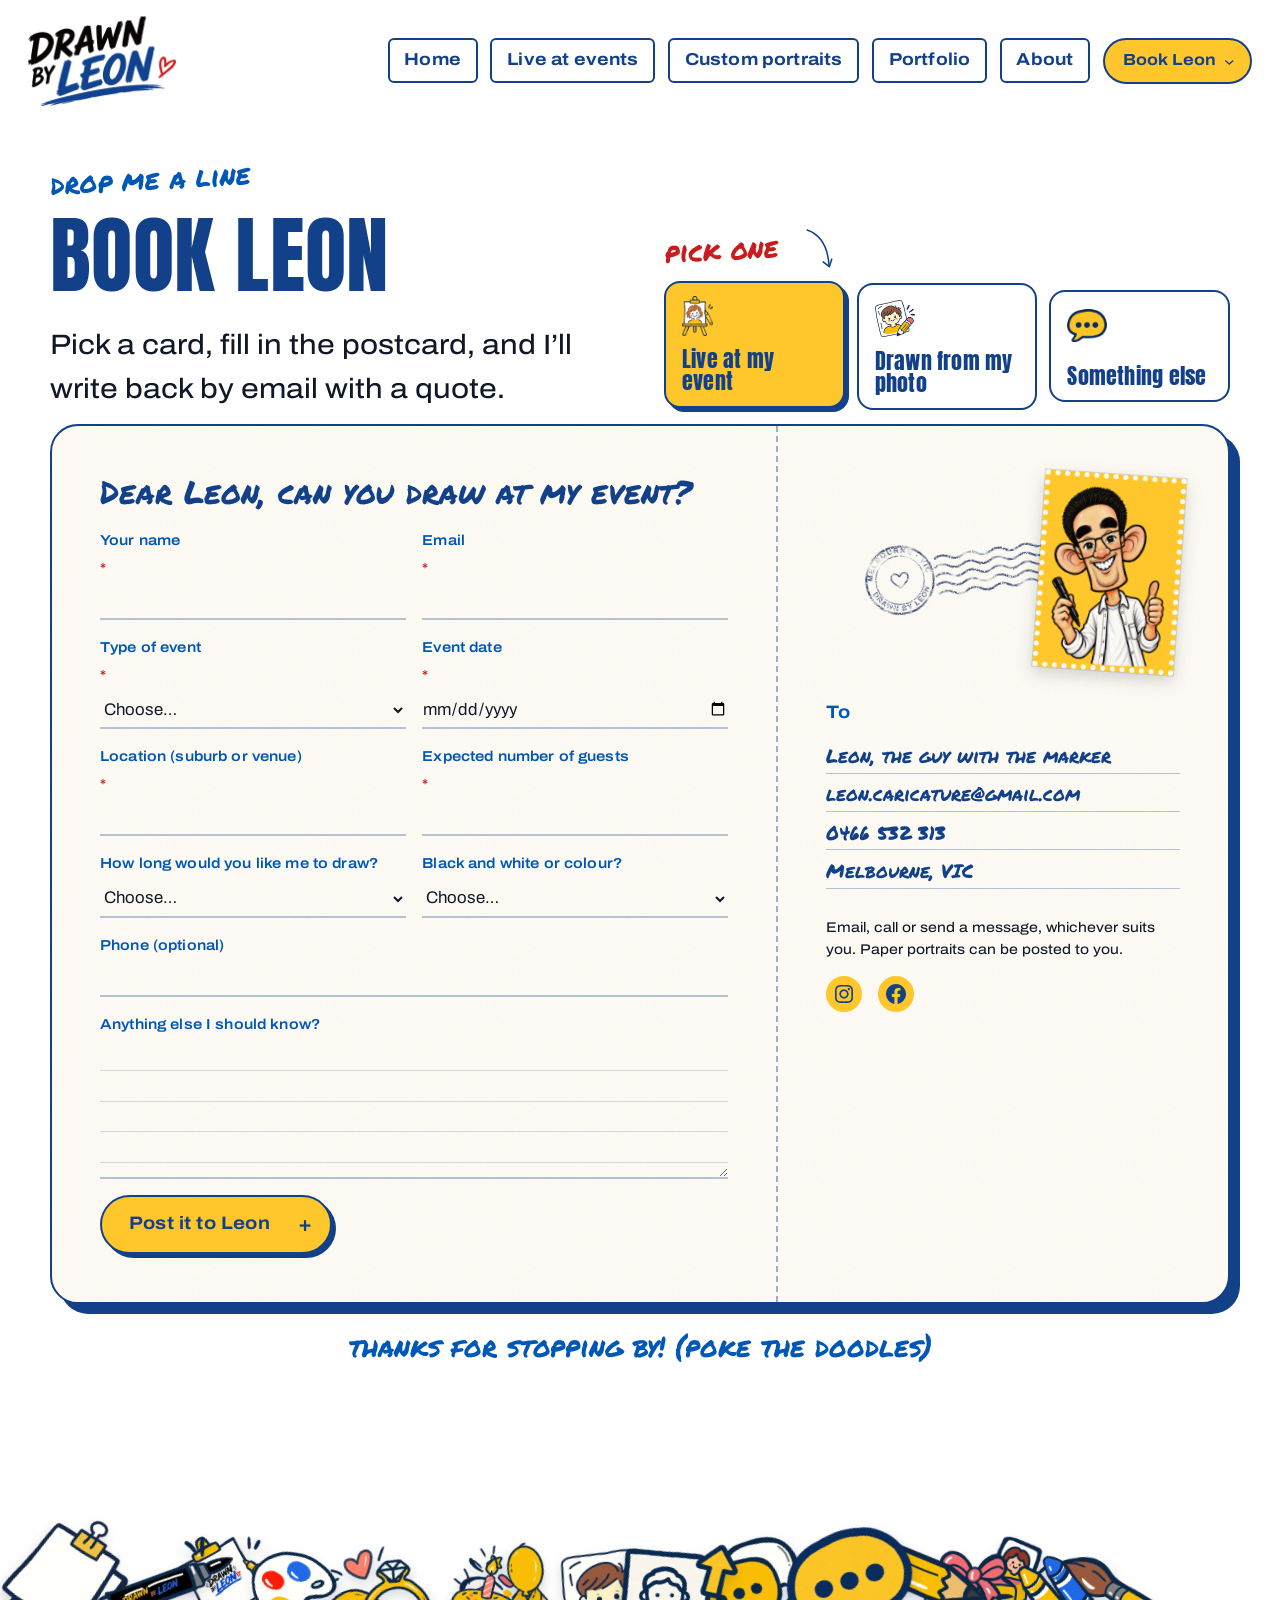
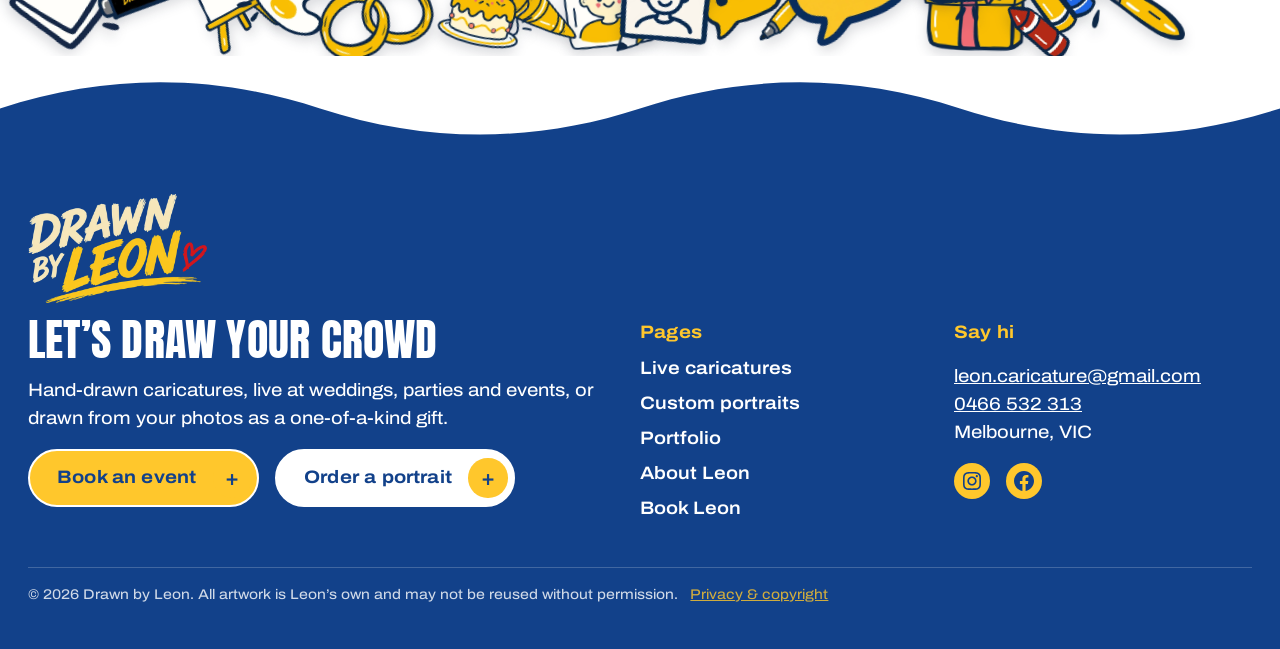
<file: contact.html>
<!DOCTYPE html>
<html lang="en-US">
<head>

	<meta charset="UTF-8" />
	<meta name="viewport" content="width=device-width, initial-scale=1" />
<meta name='robots' content='max-image-preview:large' />
<title>Book a Caricature Artist in Melbourne | Drawn by Leon</title>
<meta name="description" content="Check Leon's availability for your wedding, party or work event, order a custom caricature portrait from your photos, or ask a question." />
<link rel="alternate" type="application/rss+xml" title="Drawn by Leon &raquo; Feed" href="feed/" />
<link rel="alternate" type="application/rss+xml" title="Drawn by Leon &raquo; Comments Feed" href="comments/feed/" />
<link rel="alternate" title="oEmbed (JSON)" type="application/json+oembed" href="wp-json/oembed/1.0/embed" />
<link rel="alternate" title="oEmbed (XML)" type="text/xml+oembed" href="wp-json/oembed/1.0/embed" />
<style id='wp-img-auto-sizes-contain-inline-css'>
img:is([sizes=auto i],[sizes^="auto," i]){contain-intrinsic-size:3000px 1500px}
/*# sourceURL=wp-img-auto-sizes-contain-inline-css */
</style>
<style id='wp-block-site-logo-inline-css'>
.wp-block-site-logo{box-sizing:border-box;line-height:0}.wp-block-site-logo a{display:inline-block;line-height:0}.wp-block-site-logo.is-default-size img{height:auto;width:120px}.wp-block-site-logo img{height:auto;max-width:100%}.wp-block-site-logo a,.wp-block-site-logo img{border-radius:inherit}.wp-block-site-logo.aligncenter{margin-left:auto;margin-right:auto;text-align:center}:root :where(.wp-block-site-logo.is-style-rounded){border-radius:9999px}
/*# sourceURL=wp-includes/blocks/site-logo/style.min.css */
</style>
<style id='wp-block-button-inline-css'>
.wp-block-button__link{align-content:center;box-sizing:border-box;cursor:pointer;display:inline-block;height:100%;text-align:center;word-break:break-word}.wp-block-button__link.aligncenter{text-align:center}.wp-block-button__link.alignright{text-align:right}:where(.wp-block-button__link){border-radius:9999px;box-shadow:none;padding:calc(.667em + 2px) calc(1.333em + 2px);text-decoration:none}.wp-block-button[style*=text-decoration] .wp-block-button__link{text-decoration:inherit}.wp-block-buttons>.wp-block-button.has-custom-width{max-width:none}.wp-block-buttons>.wp-block-button.has-custom-width .wp-block-button__link{width:100%}.wp-block-buttons>.wp-block-button.has-custom-font-size .wp-block-button__link{font-size:inherit}.wp-block-buttons>.wp-block-button.wp-block-button__width-25{width:calc(25% - var(--wp--style--block-gap, .5em)*.75)}.wp-block-buttons>.wp-block-button.wp-block-button__width-50{width:calc(50% - var(--wp--style--block-gap, .5em)*.5)}.wp-block-buttons>.wp-block-button.wp-block-button__width-75{width:calc(75% - var(--wp--style--block-gap, .5em)*.25)}.wp-block-buttons>.wp-block-button.wp-block-button__width-100{flex-basis:100%;width:100%}.wp-block-buttons.is-vertical>.wp-block-button.wp-block-button__width-25{width:25%}.wp-block-buttons.is-vertical>.wp-block-button.wp-block-button__width-50{width:50%}.wp-block-buttons.is-vertical>.wp-block-button.wp-block-button__width-75{width:75%}.wp-block-button.is-style-squared,.wp-block-button__link.wp-block-button.is-style-squared{border-radius:0}.wp-block-button.no-border-radius,.wp-block-button__link.no-border-radius{border-radius:0!important}:root :where(.wp-block-button .wp-block-button__link.is-style-outline),:root :where(.wp-block-button.is-style-outline>.wp-block-button__link){border:2px solid;padding:.667em 1.333em}:root :where(.wp-block-button .wp-block-button__link.is-style-outline:not(.has-text-color)),:root :where(.wp-block-button.is-style-outline>.wp-block-button__link:not(.has-text-color)){color:currentColor}:root :where(.wp-block-button .wp-block-button__link.is-style-outline:not(.has-background)),:root :where(.wp-block-button.is-style-outline>.wp-block-button__link:not(.has-background)){background-color:initial;background-image:none}
/*# sourceURL=wp-includes/blocks/button/style.min.css */
</style>
<style id='wp-block-buttons-inline-css'>
.wp-block-buttons{box-sizing:border-box}.wp-block-buttons.is-vertical{flex-direction:column}.wp-block-buttons.is-vertical>.wp-block-button:last-child{margin-bottom:0}.wp-block-buttons>.wp-block-button{display:inline-block;margin:0}.wp-block-buttons.is-content-justification-left{justify-content:flex-start}.wp-block-buttons.is-content-justification-left.is-vertical{align-items:flex-start}.wp-block-buttons.is-content-justification-center{justify-content:center}.wp-block-buttons.is-content-justification-center.is-vertical{align-items:center}.wp-block-buttons.is-content-justification-right{justify-content:flex-end}.wp-block-buttons.is-content-justification-right.is-vertical{align-items:flex-end}.wp-block-buttons.is-content-justification-space-between{justify-content:space-between}.wp-block-buttons.aligncenter{text-align:center}.wp-block-buttons:not(.is-content-justification-space-between,.is-content-justification-right,.is-content-justification-left,.is-content-justification-center) .wp-block-button.aligncenter{margin-left:auto;margin-right:auto;width:100%}.wp-block-buttons[style*=text-decoration] .wp-block-button,.wp-block-buttons[style*=text-decoration] .wp-block-button__link{text-decoration:inherit}.wp-block-buttons.has-custom-font-size .wp-block-button__link{font-size:inherit}.wp-block-buttons .wp-block-button__link{width:100%}.wp-block-button.aligncenter{text-align:center}
/*# sourceURL=wp-includes/blocks/buttons/style.min.css */
</style>
<style id='wp-block-navigation-link-inline-css'>
.wp-block-navigation .wp-block-navigation-item__label{overflow-wrap:break-word}.wp-block-navigation .wp-block-navigation-item__description{display:none}.link-ui-tools{outline:1px solid #f0f0f0;padding:8px}.link-ui-block-inserter{padding-top:8px}.link-ui-block-inserter__back{margin-left:8px;text-transform:uppercase}
/*# sourceURL=wp-includes/blocks/navigation-link/style.min.css */
</style>
<style id='wp-block-social-links-inline-css'>
.wp-block-social-links{background:none;box-sizing:border-box;margin-left:0;padding-left:0;padding-right:0;text-indent:0}.wp-block-social-links .wp-social-link a,.wp-block-social-links .wp-social-link a:hover{border-bottom:0;box-shadow:none;text-decoration:none}.wp-block-social-links .wp-social-link svg{height:1em;width:1em}.wp-block-social-links .wp-social-link span:not(.screen-reader-text){font-size:.65em;margin-left:.5em;margin-right:.5em}.wp-block-social-links.has-small-icon-size{font-size:16px}.wp-block-social-links,.wp-block-social-links.has-normal-icon-size{font-size:24px}.wp-block-social-links.has-large-icon-size{font-size:36px}.wp-block-social-links.has-huge-icon-size{font-size:48px}.wp-block-social-links.aligncenter{display:flex;justify-content:center}.wp-block-social-links.alignright{justify-content:flex-end}.wp-block-social-link{border-radius:9999px;display:block}@media not (prefers-reduced-motion){.wp-block-social-link{transition:transform .1s ease}}.wp-block-social-link{height:auto}.wp-block-social-link a{align-items:center;display:flex;line-height:0}.wp-block-social-link:hover{transform:scale(1.1)}.wp-block-social-links .wp-block-social-link.wp-social-link{display:inline-block;margin:0;padding:0}.wp-block-social-links .wp-block-social-link.wp-social-link .wp-block-social-link-anchor,.wp-block-social-links .wp-block-social-link.wp-social-link .wp-block-social-link-anchor svg,.wp-block-social-links .wp-block-social-link.wp-social-link .wp-block-social-link-anchor:active,.wp-block-social-links .wp-block-social-link.wp-social-link .wp-block-social-link-anchor:hover,.wp-block-social-links .wp-block-social-link.wp-social-link .wp-block-social-link-anchor:visited{color:currentColor;fill:currentColor}:where(.wp-block-social-links:not(.is-style-logos-only)) .wp-social-link{background-color:#f0f0f0;color:#444}:where(.wp-block-social-links:not(.is-style-logos-only)) .wp-social-link-amazon{background-color:#f90;color:#fff}:where(.wp-block-social-links:not(.is-style-logos-only)) .wp-social-link-bandcamp{background-color:#1ea0c3;color:#fff}:where(.wp-block-social-links:not(.is-style-logos-only)) .wp-social-link-behance{background-color:#0757fe;color:#fff}:where(.wp-block-social-links:not(.is-style-logos-only)) .wp-social-link-bluesky{background-color:#0a7aff;color:#fff}:where(.wp-block-social-links:not(.is-style-logos-only)) .wp-social-link-codepen{background-color:#1e1f26;color:#fff}:where(.wp-block-social-links:not(.is-style-logos-only)) .wp-social-link-deviantart{background-color:#02e49b;color:#fff}:where(.wp-block-social-links:not(.is-style-logos-only)) .wp-social-link-discord{background-color:#5865f2;color:#fff}:where(.wp-block-social-links:not(.is-style-logos-only)) .wp-social-link-dribbble{background-color:#e94c89;color:#fff}:where(.wp-block-social-links:not(.is-style-logos-only)) .wp-social-link-dropbox{background-color:#4280ff;color:#fff}:where(.wp-block-social-links:not(.is-style-logos-only)) .wp-social-link-etsy{background-color:#f45800;color:#fff}:where(.wp-block-social-links:not(.is-style-logos-only)) .wp-social-link-facebook{background-color:#0866ff;color:#fff}:where(.wp-block-social-links:not(.is-style-logos-only)) .wp-social-link-fivehundredpx{background-color:#000;color:#fff}:where(.wp-block-social-links:not(.is-style-logos-only)) .wp-social-link-flickr{background-color:#0461dd;color:#fff}:where(.wp-block-social-links:not(.is-style-logos-only)) .wp-social-link-foursquare{background-color:#e65678;color:#fff}:where(.wp-block-social-links:not(.is-style-logos-only)) .wp-social-link-github{background-color:#24292d;color:#fff}:where(.wp-block-social-links:not(.is-style-logos-only)) .wp-social-link-goodreads{background-color:#eceadd;color:#382110}:where(.wp-block-social-links:not(.is-style-logos-only)) .wp-social-link-google{background-color:#ea4434;color:#fff}:where(.wp-block-social-links:not(.is-style-logos-only)) .wp-social-link-gravatar{background-color:#1d4fc4;color:#fff}:where(.wp-block-social-links:not(.is-style-logos-only)) .wp-social-link-instagram{background-color:#f00075;color:#fff}:where(.wp-block-social-links:not(.is-style-logos-only)) .wp-social-link-lastfm{background-color:#e21b24;color:#fff}:where(.wp-block-social-links:not(.is-style-logos-only)) .wp-social-link-linkedin{background-color:#0d66c2;color:#fff}:where(.wp-block-social-links:not(.is-style-logos-only)) .wp-social-link-mastodon{background-color:#3288d4;color:#fff}:where(.wp-block-social-links:not(.is-style-logos-only)) .wp-social-link-medium{background-color:#000;color:#fff}:where(.wp-block-social-links:not(.is-style-logos-only)) .wp-social-link-meetup{background-color:#f6405f;color:#fff}:where(.wp-block-social-links:not(.is-style-logos-only)) .wp-social-link-patreon{background-color:#000;color:#fff}:where(.wp-block-social-links:not(.is-style-logos-only)) .wp-social-link-pinterest{background-color:#e60122;color:#fff}:where(.wp-block-social-links:not(.is-style-logos-only)) .wp-social-link-pocket{background-color:#ef4155;color:#fff}:where(.wp-block-social-links:not(.is-style-logos-only)) .wp-social-link-reddit{background-color:#ff4500;color:#fff}:where(.wp-block-social-links:not(.is-style-logos-only)) .wp-social-link-skype{background-color:#0478d7;color:#fff}:where(.wp-block-social-links:not(.is-style-logos-only)) .wp-social-link-snapchat{background-color:#fefc00;color:#fff;stroke:#000}:where(.wp-block-social-links:not(.is-style-logos-only)) .wp-social-link-soundcloud{background-color:#ff5600;color:#fff}:where(.wp-block-social-links:not(.is-style-logos-only)) .wp-social-link-spotify{background-color:#1bd760;color:#fff}:where(.wp-block-social-links:not(.is-style-logos-only)) .wp-social-link-telegram{background-color:#2aabee;color:#fff}:where(.wp-block-social-links:not(.is-style-logos-only)) .wp-social-link-threads{background-color:#000;color:#fff}:where(.wp-block-social-links:not(.is-style-logos-only)) .wp-social-link-tiktok{background-color:#000;color:#fff}:where(.wp-block-social-links:not(.is-style-logos-only)) .wp-social-link-tumblr{background-color:#011835;color:#fff}:where(.wp-block-social-links:not(.is-style-logos-only)) .wp-social-link-twitch{background-color:#6440a4;color:#fff}:where(.wp-block-social-links:not(.is-style-logos-only)) .wp-social-link-twitter{background-color:#1da1f2;color:#fff}:where(.wp-block-social-links:not(.is-style-logos-only)) .wp-social-link-vimeo{background-color:#1eb7ea;color:#fff}:where(.wp-block-social-links:not(.is-style-logos-only)) .wp-social-link-vk{background-color:#4680c2;color:#fff}:where(.wp-block-social-links:not(.is-style-logos-only)) .wp-social-link-wordpress{background-color:#3499cd;color:#fff}:where(.wp-block-social-links:not(.is-style-logos-only)) .wp-social-link-whatsapp{background-color:#25d366;color:#fff}:where(.wp-block-social-links:not(.is-style-logos-only)) .wp-social-link-x{background-color:#000;color:#fff}:where(.wp-block-social-links:not(.is-style-logos-only)) .wp-social-link-yelp{background-color:#d32422;color:#fff}:where(.wp-block-social-links:not(.is-style-logos-only)) .wp-social-link-youtube{background-color:red;color:#fff}:where(.wp-block-social-links.is-style-logos-only) .wp-social-link{background:none}:where(.wp-block-social-links.is-style-logos-only) .wp-social-link svg{height:1.25em;width:1.25em}:where(.wp-block-social-links.is-style-logos-only) .wp-social-link-amazon{color:#f90}:where(.wp-block-social-links.is-style-logos-only) .wp-social-link-bandcamp{color:#1ea0c3}:where(.wp-block-social-links.is-style-logos-only) .wp-social-link-behance{color:#0757fe}:where(.wp-block-social-links.is-style-logos-only) .wp-social-link-bluesky{color:#0a7aff}:where(.wp-block-social-links.is-style-logos-only) .wp-social-link-codepen{color:#1e1f26}:where(.wp-block-social-links.is-style-logos-only) .wp-social-link-deviantart{color:#02e49b}:where(.wp-block-social-links.is-style-logos-only) .wp-social-link-discord{color:#5865f2}:where(.wp-block-social-links.is-style-logos-only) .wp-social-link-dribbble{color:#e94c89}:where(.wp-block-social-links.is-style-logos-only) .wp-social-link-dropbox{color:#4280ff}:where(.wp-block-social-links.is-style-logos-only) .wp-social-link-etsy{color:#f45800}:where(.wp-block-social-links.is-style-logos-only) .wp-social-link-facebook{color:#0866ff}:where(.wp-block-social-links.is-style-logos-only) .wp-social-link-fivehundredpx{color:#000}:where(.wp-block-social-links.is-style-logos-only) .wp-social-link-flickr{color:#0461dd}:where(.wp-block-social-links.is-style-logos-only) .wp-social-link-foursquare{color:#e65678}:where(.wp-block-social-links.is-style-logos-only) .wp-social-link-github{color:#24292d}:where(.wp-block-social-links.is-style-logos-only) .wp-social-link-goodreads{color:#382110}:where(.wp-block-social-links.is-style-logos-only) .wp-social-link-google{color:#ea4434}:where(.wp-block-social-links.is-style-logos-only) .wp-social-link-gravatar{color:#1d4fc4}:where(.wp-block-social-links.is-style-logos-only) .wp-social-link-instagram{color:#f00075}:where(.wp-block-social-links.is-style-logos-only) .wp-social-link-lastfm{color:#e21b24}:where(.wp-block-social-links.is-style-logos-only) .wp-social-link-linkedin{color:#0d66c2}:where(.wp-block-social-links.is-style-logos-only) .wp-social-link-mastodon{color:#3288d4}:where(.wp-block-social-links.is-style-logos-only) .wp-social-link-medium{color:#000}:where(.wp-block-social-links.is-style-logos-only) .wp-social-link-meetup{color:#f6405f}:where(.wp-block-social-links.is-style-logos-only) .wp-social-link-patreon{color:#000}:where(.wp-block-social-links.is-style-logos-only) .wp-social-link-pinterest{color:#e60122}:where(.wp-block-social-links.is-style-logos-only) .wp-social-link-pocket{color:#ef4155}:where(.wp-block-social-links.is-style-logos-only) .wp-social-link-reddit{color:#ff4500}:where(.wp-block-social-links.is-style-logos-only) .wp-social-link-skype{color:#0478d7}:where(.wp-block-social-links.is-style-logos-only) .wp-social-link-snapchat{color:#fff;stroke:#000}:where(.wp-block-social-links.is-style-logos-only) .wp-social-link-soundcloud{color:#ff5600}:where(.wp-block-social-links.is-style-logos-only) .wp-social-link-spotify{color:#1bd760}:where(.wp-block-social-links.is-style-logos-only) .wp-social-link-telegram{color:#2aabee}:where(.wp-block-social-links.is-style-logos-only) .wp-social-link-threads{color:#000}:where(.wp-block-social-links.is-style-logos-only) .wp-social-link-tiktok{color:#000}:where(.wp-block-social-links.is-style-logos-only) .wp-social-link-tumblr{color:#011835}:where(.wp-block-social-links.is-style-logos-only) .wp-social-link-twitch{color:#6440a4}:where(.wp-block-social-links.is-style-logos-only) .wp-social-link-twitter{color:#1da1f2}:where(.wp-block-social-links.is-style-logos-only) .wp-social-link-vimeo{color:#1eb7ea}:where(.wp-block-social-links.is-style-logos-only) .wp-social-link-vk{color:#4680c2}:where(.wp-block-social-links.is-style-logos-only) .wp-social-link-whatsapp{color:#25d366}:where(.wp-block-social-links.is-style-logos-only) .wp-social-link-wordpress{color:#3499cd}:where(.wp-block-social-links.is-style-logos-only) .wp-social-link-x{color:#000}:where(.wp-block-social-links.is-style-logos-only) .wp-social-link-yelp{color:#d32422}:where(.wp-block-social-links.is-style-logos-only) .wp-social-link-youtube{color:red}.wp-block-social-links.is-style-pill-shape .wp-social-link{width:auto}:root :where(.wp-block-social-links .wp-social-link a){padding:.25em}:root :where(.wp-block-social-links.is-style-logos-only .wp-social-link a){padding:0}:root :where(.wp-block-social-links.is-style-pill-shape .wp-social-link a){padding-left:.6666666667em;padding-right:.6666666667em}.wp-block-social-links:not(.has-icon-color):not(.has-icon-background-color) .wp-social-link-snapchat .wp-block-social-link-label{color:#000}
/*# sourceURL=wp-includes/blocks/social-links/style.min.css */
</style>
<link rel='stylesheet' id='wp-block-navigation-css' href='wp-includes/blocks/navigation/style.min.css' media='all' />
<style id='wp-block-group-inline-css'>
.wp-block-group{box-sizing:border-box}:where(.wp-block-group.wp-block-group-is-layout-constrained){position:relative}
/*# sourceURL=wp-includes/blocks/group/style.min.css */
</style>
<style id='wp-block-paragraph-inline-css'>
.is-small-text{font-size:.875em}.is-regular-text{font-size:1em}.is-large-text{font-size:2.25em}.is-larger-text{font-size:3em}.has-drop-cap:not(:focus):first-letter{float:left;font-size:8.4em;font-style:normal;font-weight:100;line-height:.68;margin:.05em .1em 0 0;text-transform:uppercase}body.rtl .has-drop-cap:not(:focus):first-letter{float:none;margin-left:.1em}p.has-drop-cap.has-background{overflow:hidden}:root :where(p.has-background){padding:1.25em 2.375em}:where(p.has-text-color:not(.has-link-color)) a{color:inherit}p.has-text-align-left[style*="writing-mode:vertical-lr"],p.has-text-align-right[style*="writing-mode:vertical-rl"]{rotate:180deg}
/*# sourceURL=wp-includes/blocks/paragraph/style.min.css */
</style>
<style id='wp-block-heading-inline-css'>
h1:where(.wp-block-heading).has-background,h2:where(.wp-block-heading).has-background,h3:where(.wp-block-heading).has-background,h4:where(.wp-block-heading).has-background,h5:where(.wp-block-heading).has-background,h6:where(.wp-block-heading).has-background{padding:1.25em 2.375em}h1.has-text-align-left[style*=writing-mode]:where([style*=vertical-lr]),h1.has-text-align-right[style*=writing-mode]:where([style*=vertical-rl]),h2.has-text-align-left[style*=writing-mode]:where([style*=vertical-lr]),h2.has-text-align-right[style*=writing-mode]:where([style*=vertical-rl]),h3.has-text-align-left[style*=writing-mode]:where([style*=vertical-lr]),h3.has-text-align-right[style*=writing-mode]:where([style*=vertical-rl]),h4.has-text-align-left[style*=writing-mode]:where([style*=vertical-lr]),h4.has-text-align-right[style*=writing-mode]:where([style*=vertical-rl]),h5.has-text-align-left[style*=writing-mode]:where([style*=vertical-lr]),h5.has-text-align-right[style*=writing-mode]:where([style*=vertical-rl]),h6.has-text-align-left[style*=writing-mode]:where([style*=vertical-lr]),h6.has-text-align-right[style*=writing-mode]:where([style*=vertical-rl]){rotate:180deg}
/*# sourceURL=wp-includes/blocks/heading/style.min.css */
</style>
<style id='wp-block-columns-inline-css'>
.wp-block-columns{box-sizing:border-box;display:flex;flex-wrap:wrap!important}@media (min-width:782px){.wp-block-columns{flex-wrap:nowrap!important}}.wp-block-columns{align-items:normal!important}.wp-block-columns.are-vertically-aligned-top{align-items:flex-start}.wp-block-columns.are-vertically-aligned-center{align-items:center}.wp-block-columns.are-vertically-aligned-bottom{align-items:flex-end}@media (max-width:781px){.wp-block-columns:not(.is-not-stacked-on-mobile)>.wp-block-column{flex-basis:100%!important}}@media (min-width:782px){.wp-block-columns:not(.is-not-stacked-on-mobile)>.wp-block-column{flex-basis:0;flex-grow:1}.wp-block-columns:not(.is-not-stacked-on-mobile)>.wp-block-column[style*=flex-basis]{flex-grow:0}}.wp-block-columns.is-not-stacked-on-mobile{flex-wrap:nowrap!important}.wp-block-columns.is-not-stacked-on-mobile>.wp-block-column{flex-basis:0;flex-grow:1}.wp-block-columns.is-not-stacked-on-mobile>.wp-block-column[style*=flex-basis]{flex-grow:0}:where(.wp-block-columns){margin-bottom:1.75em}:where(.wp-block-columns.has-background){padding:1.25em 2.375em}.wp-block-column{flex-grow:1;min-width:0;overflow-wrap:break-word;word-break:break-word}.wp-block-column.is-vertically-aligned-top{align-self:flex-start}.wp-block-column.is-vertically-aligned-center{align-self:center}.wp-block-column.is-vertically-aligned-bottom{align-self:flex-end}.wp-block-column.is-vertically-aligned-stretch{align-self:stretch}.wp-block-column.is-vertically-aligned-bottom,.wp-block-column.is-vertically-aligned-center,.wp-block-column.is-vertically-aligned-top{width:100%}
/*# sourceURL=wp-includes/blocks/columns/style.min.css */
</style>
<style id='wp-block-image-inline-css'>
.wp-block-image>a,.wp-block-image>figure>a{display:inline-block}.wp-block-image img{box-sizing:border-box;height:auto;max-width:100%;vertical-align:bottom}@media not (prefers-reduced-motion){.wp-block-image img.hide{visibility:hidden}.wp-block-image img.show{animation:show-content-image .4s}}.wp-block-image[style*=border-radius] img,.wp-block-image[style*=border-radius]>a{border-radius:inherit}.wp-block-image.has-custom-border img{box-sizing:border-box}.wp-block-image.aligncenter{text-align:center}.wp-block-image.alignfull>a,.wp-block-image.alignwide>a{width:100%}.wp-block-image.alignfull img,.wp-block-image.alignwide img{height:auto;width:100%}.wp-block-image .aligncenter,.wp-block-image .alignleft,.wp-block-image .alignright,.wp-block-image.aligncenter,.wp-block-image.alignleft,.wp-block-image.alignright{display:table}.wp-block-image .aligncenter>figcaption,.wp-block-image .alignleft>figcaption,.wp-block-image .alignright>figcaption,.wp-block-image.aligncenter>figcaption,.wp-block-image.alignleft>figcaption,.wp-block-image.alignright>figcaption{caption-side:bottom;display:table-caption}.wp-block-image .alignleft{float:left;margin:.5em 1em .5em 0}.wp-block-image .alignright{float:right;margin:.5em 0 .5em 1em}.wp-block-image .aligncenter{margin-left:auto;margin-right:auto}.wp-block-image :where(figcaption){margin-bottom:1em;margin-top:.5em}.wp-block-image.is-style-circle-mask img{border-radius:9999px}@supports ((-webkit-mask-image:none) or (mask-image:none)) or (-webkit-mask-image:none){.wp-block-image.is-style-circle-mask img{border-radius:0;-webkit-mask-image:url('data:image/svg+xml;utf8,<svg viewBox="0 0 100 100" xmlns="http://www.w3.org/2000/svg"><circle cx="50" cy="50" r="50"/></svg>');mask-image:url('data:image/svg+xml;utf8,<svg viewBox="0 0 100 100" xmlns="http://www.w3.org/2000/svg"><circle cx="50" cy="50" r="50"/></svg>');mask-mode:alpha;-webkit-mask-position:center;mask-position:center;-webkit-mask-repeat:no-repeat;mask-repeat:no-repeat;-webkit-mask-size:contain;mask-size:contain}}:root :where(.wp-block-image.is-style-rounded img,.wp-block-image .is-style-rounded img){border-radius:9999px}.wp-block-image figure{margin:0}.wp-lightbox-container{display:flex;flex-direction:column;position:relative}.wp-lightbox-container img{cursor:zoom-in}.wp-lightbox-container img:hover+button{opacity:1}.wp-lightbox-container button{align-items:center;backdrop-filter:blur(16px) saturate(180%);background-color:#5a5a5a40;border:none;border-radius:4px;cursor:zoom-in;display:flex;height:20px;justify-content:center;opacity:0;padding:0;position:absolute;right:16px;text-align:center;top:16px;width:20px;z-index:100}@media not (prefers-reduced-motion){.wp-lightbox-container button{transition:opacity .2s ease}}.wp-lightbox-container button:focus-visible{outline:3px auto #5a5a5a40;outline:3px auto -webkit-focus-ring-color;outline-offset:3px}.wp-lightbox-container button:hover{cursor:pointer;opacity:1}.wp-lightbox-container button:focus{opacity:1}.wp-lightbox-container button:focus,.wp-lightbox-container button:hover,.wp-lightbox-container button:not(:hover):not(:active):not(.has-background){background-color:#5a5a5a40;border:none}.wp-lightbox-overlay{box-sizing:border-box;cursor:zoom-out;height:100vh;left:0;overflow:hidden;position:fixed;top:0;visibility:hidden;width:100%;z-index:100000}.wp-lightbox-overlay .close-button{align-items:center;cursor:pointer;display:flex;justify-content:center;min-height:40px;min-width:40px;padding:0;position:absolute;right:calc(env(safe-area-inset-right) + 16px);top:calc(env(safe-area-inset-top) + 16px);z-index:5000000}.wp-lightbox-overlay .close-button:focus,.wp-lightbox-overlay .close-button:hover,.wp-lightbox-overlay .close-button:not(:hover):not(:active):not(.has-background){background:none;border:none}.wp-lightbox-overlay .lightbox-image-container{height:var(--wp--lightbox-container-height);left:50%;overflow:hidden;position:absolute;top:50%;transform:translate(-50%,-50%);transform-origin:top left;width:var(--wp--lightbox-container-width);z-index:9999999999}.wp-lightbox-overlay .wp-block-image{align-items:center;box-sizing:border-box;display:flex;height:100%;justify-content:center;margin:0;position:relative;transform-origin:0 0;width:100%;z-index:3000000}.wp-lightbox-overlay .wp-block-image img{height:var(--wp--lightbox-image-height);min-height:var(--wp--lightbox-image-height);min-width:var(--wp--lightbox-image-width);width:var(--wp--lightbox-image-width)}.wp-lightbox-overlay .wp-block-image figcaption{display:none}.wp-lightbox-overlay button{background:none;border:none}.wp-lightbox-overlay .scrim{background-color:#fff;height:100%;opacity:.9;position:absolute;width:100%;z-index:2000000}.wp-lightbox-overlay.active{visibility:visible}@media not (prefers-reduced-motion){.wp-lightbox-overlay.active{animation:turn-on-visibility .25s both}.wp-lightbox-overlay.active img{animation:turn-on-visibility .35s both}.wp-lightbox-overlay.show-closing-animation:not(.active){animation:turn-off-visibility .35s both}.wp-lightbox-overlay.show-closing-animation:not(.active) img{animation:turn-off-visibility .25s both}.wp-lightbox-overlay.zoom.active{animation:none;opacity:1;visibility:visible}.wp-lightbox-overlay.zoom.active .lightbox-image-container{animation:lightbox-zoom-in .4s}.wp-lightbox-overlay.zoom.active .lightbox-image-container img{animation:none}.wp-lightbox-overlay.zoom.active .scrim{animation:turn-on-visibility .4s forwards}.wp-lightbox-overlay.zoom.show-closing-animation:not(.active){animation:none}.wp-lightbox-overlay.zoom.show-closing-animation:not(.active) .lightbox-image-container{animation:lightbox-zoom-out .4s}.wp-lightbox-overlay.zoom.show-closing-animation:not(.active) .lightbox-image-container img{animation:none}.wp-lightbox-overlay.zoom.show-closing-animation:not(.active) .scrim{animation:turn-off-visibility .4s forwards}}@keyframes show-content-image{0%{visibility:hidden}99%{visibility:hidden}to{visibility:visible}}@keyframes turn-on-visibility{0%{opacity:0}to{opacity:1}}@keyframes turn-off-visibility{0%{opacity:1;visibility:visible}99%{opacity:0;visibility:visible}to{opacity:0;visibility:hidden}}@keyframes lightbox-zoom-in{0%{transform:translate(calc((-100vw + var(--wp--lightbox-scrollbar-width))/2 + var(--wp--lightbox-initial-left-position)),calc(-50vh + var(--wp--lightbox-initial-top-position))) scale(var(--wp--lightbox-scale))}to{transform:translate(-50%,-50%) scale(1)}}@keyframes lightbox-zoom-out{0%{transform:translate(-50%,-50%) scale(1);visibility:visible}99%{visibility:visible}to{transform:translate(calc((-100vw + var(--wp--lightbox-scrollbar-width))/2 + var(--wp--lightbox-initial-left-position)),calc(-50vh + var(--wp--lightbox-initial-top-position))) scale(var(--wp--lightbox-scale));visibility:hidden}}
/*# sourceURL=wp-includes/blocks/image/style.min.css */
</style>
<style id='wp-block-list-inline-css'>
ol,ul{box-sizing:border-box}:root :where(.wp-block-list.has-background){padding:1.25em 2.375em}
/*# sourceURL=wp-includes/blocks/list/style.min.css */
</style>
<style id='wp-block-post-content-inline-css'>
.wp-block-post-content{display:flow-root}
/*# sourceURL=wp-includes/blocks/post-content/style.min.css */
</style>
<style id='wp-emoji-styles-inline-css'>

	img.wp-smiley, img.emoji {
		display: inline !important;
		border: none !important;
		box-shadow: none !important;
		height: 1em !important;
		width: 1em !important;
		margin: 0 0.07em !important;
		vertical-align: -0.1em !important;
		background: none !important;
		padding: 0 !important;
	}
/*# sourceURL=wp-emoji-styles-inline-css */
</style>
<style id='wp-block-library-inline-css'>
:root{--wp-block-synced-color:#7a00df;--wp-block-synced-color--rgb:122,0,223;--wp-bound-block-color:var(--wp-block-synced-color);--wp-editor-canvas-background:#ddd;--wp-admin-theme-color:#007cba;--wp-admin-theme-color--rgb:0,124,186;--wp-admin-theme-color-darker-10:#006ba1;--wp-admin-theme-color-darker-10--rgb:0,107,160.5;--wp-admin-theme-color-darker-20:#005a87;--wp-admin-theme-color-darker-20--rgb:0,90,135;--wp-admin-border-width-focus:2px}@media (min-resolution:192dpi){:root{--wp-admin-border-width-focus:1.5px}}.wp-element-button{cursor:pointer}:root .has-very-light-gray-background-color{background-color:#eee}:root .has-very-dark-gray-background-color{background-color:#313131}:root .has-very-light-gray-color{color:#eee}:root .has-very-dark-gray-color{color:#313131}:root .has-vivid-green-cyan-to-vivid-cyan-blue-gradient-background{background:linear-gradient(135deg,#00d084,#0693e3)}:root .has-purple-crush-gradient-background{background:linear-gradient(135deg,#34e2e4,#4721fb 50%,#ab1dfe)}:root .has-hazy-dawn-gradient-background{background:linear-gradient(135deg,#faaca8,#dad0ec)}:root .has-subdued-olive-gradient-background{background:linear-gradient(135deg,#fafae1,#67a671)}:root .has-atomic-cream-gradient-background{background:linear-gradient(135deg,#fdd79a,#004a59)}:root .has-nightshade-gradient-background{background:linear-gradient(135deg,#330968,#31cdcf)}:root .has-midnight-gradient-background{background:linear-gradient(135deg,#020381,#2874fc)}:root{--wp--preset--font-size--normal:16px;--wp--preset--font-size--huge:42px}.has-regular-font-size{font-size:1em}.has-larger-font-size{font-size:2.625em}.has-normal-font-size{font-size:var(--wp--preset--font-size--normal)}.has-huge-font-size{font-size:var(--wp--preset--font-size--huge)}.has-text-align-center{text-align:center}.has-text-align-left{text-align:left}.has-text-align-right{text-align:right}.has-fit-text{white-space:nowrap!important}#end-resizable-editor-section{display:none}.aligncenter{clear:both}.items-justified-left{justify-content:flex-start}.items-justified-center{justify-content:center}.items-justified-right{justify-content:flex-end}.items-justified-space-between{justify-content:space-between}.screen-reader-text{border:0;clip-path:inset(50%);height:1px;margin:-1px;overflow:hidden;padding:0;position:absolute;width:1px;word-wrap:normal!important}.screen-reader-text:focus{background-color:#ddd;clip-path:none;color:#444;display:block;font-size:1em;height:auto;left:5px;line-height:normal;padding:15px 23px 14px;text-decoration:none;top:5px;width:auto;z-index:100000}html :where(.has-border-color){border-style:solid}html :where([style*=border-top-color]){border-top-style:solid}html :where([style*=border-right-color]){border-right-style:solid}html :where([style*=border-bottom-color]){border-bottom-style:solid}html :where([style*=border-left-color]){border-left-style:solid}html :where([style*=border-width]){border-style:solid}html :where([style*=border-top-width]){border-top-style:solid}html :where([style*=border-right-width]){border-right-style:solid}html :where([style*=border-bottom-width]){border-bottom-style:solid}html :where([style*=border-left-width]){border-left-style:solid}html :where(img[class*=wp-image-]){height:auto;max-width:100%}:where(figure){margin:0 0 1em}html :where(.is-position-sticky){--wp-admin--admin-bar--position-offset:var(--wp-admin--admin-bar--height,0px)}@media screen and (max-width:600px){html :where(.is-position-sticky){--wp-admin--admin-bar--position-offset:0px}}
/*# sourceURL=/wp-includes/css/dist/block-library/common.min.css */
</style>
<style id='global-styles-inline-css'>
:root{--wp--preset--aspect-ratio--square: 1;--wp--preset--aspect-ratio--4-3: 4/3;--wp--preset--aspect-ratio--3-4: 3/4;--wp--preset--aspect-ratio--3-2: 3/2;--wp--preset--aspect-ratio--2-3: 2/3;--wp--preset--aspect-ratio--16-9: 16/9;--wp--preset--aspect-ratio--9-16: 9/16;--wp--preset--color--black: #000000;--wp--preset--color--cyan-bluish-gray: #abb8c3;--wp--preset--color--white: #FFFFFF;--wp--preset--color--pale-pink: #f78da7;--wp--preset--color--vivid-red: #cf2e2e;--wp--preset--color--luminous-vivid-orange: #ff6900;--wp--preset--color--luminous-vivid-amber: #fcb900;--wp--preset--color--light-green-cyan: #7bdcb5;--wp--preset--color--vivid-green-cyan: #00d084;--wp--preset--color--pale-cyan-blue: #8ed1fc;--wp--preset--color--vivid-cyan-blue: #0693e3;--wp--preset--color--vivid-purple: #9b51e0;--wp--preset--color--yellow: #FFC72C;--wp--preset--color--yellow-soft: #FFF4D1;--wp--preset--color--navy: #12418A;--wp--preset--color--navy-soft: #0057B8;--wp--preset--color--red: #CA1C1C;--wp--preset--color--ink: #101828;--wp--preset--color--paper: #FFFFFF;--wp--preset--gradient--vivid-cyan-blue-to-vivid-purple: linear-gradient(135deg,rgb(6,147,227) 0%,rgb(155,81,224) 100%);--wp--preset--gradient--light-green-cyan-to-vivid-green-cyan: linear-gradient(135deg,rgb(122,220,180) 0%,rgb(0,208,130) 100%);--wp--preset--gradient--luminous-vivid-amber-to-luminous-vivid-orange: linear-gradient(135deg,rgb(252,185,0) 0%,rgb(255,105,0) 100%);--wp--preset--gradient--luminous-vivid-orange-to-vivid-red: linear-gradient(135deg,rgb(255,105,0) 0%,rgb(207,46,46) 100%);--wp--preset--gradient--very-light-gray-to-cyan-bluish-gray: linear-gradient(135deg,rgb(238,238,238) 0%,rgb(169,184,195) 100%);--wp--preset--gradient--cool-to-warm-spectrum: linear-gradient(135deg,rgb(74,234,220) 0%,rgb(151,120,209) 20%,rgb(207,42,186) 40%,rgb(238,44,130) 60%,rgb(251,105,98) 80%,rgb(254,248,76) 100%);--wp--preset--gradient--blush-light-purple: linear-gradient(135deg,rgb(255,206,236) 0%,rgb(152,150,240) 100%);--wp--preset--gradient--blush-bordeaux: linear-gradient(135deg,rgb(254,205,165) 0%,rgb(254,45,45) 50%,rgb(107,0,62) 100%);--wp--preset--gradient--luminous-dusk: linear-gradient(135deg,rgb(255,203,112) 0%,rgb(199,81,192) 50%,rgb(65,88,208) 100%);--wp--preset--gradient--pale-ocean: linear-gradient(135deg,rgb(255,245,203) 0%,rgb(182,227,212) 50%,rgb(51,167,181) 100%);--wp--preset--gradient--electric-grass: linear-gradient(135deg,rgb(202,248,128) 0%,rgb(113,206,126) 100%);--wp--preset--gradient--midnight: linear-gradient(135deg,rgb(2,3,129) 0%,rgb(40,116,252) 100%);--wp--preset--font-size--small: 0.875rem;--wp--preset--font-size--medium: clamp(1rem, 1rem + ((1vw - 0.2rem) * 0.217), 1.125rem);--wp--preset--font-size--large: clamp(1.25rem, 1.25rem + ((1vw - 0.2rem) * 0.87), 1.75rem);--wp--preset--font-size--x-large: clamp(1.75rem, 1.75rem + ((1vw - 0.2rem) * 1.739), 2.75rem);--wp--preset--font-size--xx-large: clamp(2.25rem, 2.25rem + ((1vw - 0.2rem) * 3.043), 4rem);--wp--preset--font-size--giant: clamp(3rem, 3rem + ((1vw - 0.2rem) * 6.087), 6.5rem);--wp--preset--font-family--display: Anton, Impact, "Arial Narrow", sans-serif;--wp--preset--font-family--body: Archivo, ui-sans-serif, system-ui, sans-serif;--wp--preset--font-family--hand: "Permanent Marker", "Comic Sans MS", cursive;--wp--preset--spacing--20: 0.5rem;--wp--preset--spacing--30: 1rem;--wp--preset--spacing--40: clamp(1.25rem, 2.5vw, 1.75rem);--wp--preset--spacing--50: clamp(1.75rem, 4vw, 2.75rem);--wp--preset--spacing--60: clamp(2.5rem, 6vw, 4.5rem);--wp--preset--spacing--70: clamp(3.5rem, 9vw, 7rem);--wp--preset--spacing--80: 5.06rem;--wp--preset--shadow--natural: 6px 6px 9px rgba(0, 0, 0, 0.2);--wp--preset--shadow--deep: 12px 12px 50px rgba(0, 0, 0, 0.4);--wp--preset--shadow--sharp: 6px 6px 0px rgba(0, 0, 0, 0.2);--wp--preset--shadow--outlined: 6px 6px 0px -3px rgb(255, 255, 255), 6px 6px rgb(0, 0, 0);--wp--preset--shadow--crisp: 6px 6px 0px rgb(0, 0, 0);--wp--preset--shadow--sketch: 6px 6px 0 0 #12418A;}:root { --wp--style--global--content-size: 720px;--wp--style--global--wide-size: 1240px; }:where(body) { margin: 0; }.wp-site-blocks { padding-top: var(--wp--style--root--padding-top); padding-bottom: var(--wp--style--root--padding-bottom); }.has-global-padding { padding-right: var(--wp--style--root--padding-right); padding-left: var(--wp--style--root--padding-left); }.has-global-padding > .alignfull { margin-right: calc(var(--wp--style--root--padding-right) * -1); margin-left: calc(var(--wp--style--root--padding-left) * -1); }.has-global-padding :where(:not(.alignfull.is-layout-flow) > .has-global-padding:not(.wp-block-block, .alignfull)) { padding-right: 0; padding-left: 0; }.has-global-padding :where(:not(.alignfull.is-layout-flow) > .has-global-padding:not(.wp-block-block, .alignfull)) > .alignfull { margin-left: 0; margin-right: 0; }.wp-site-blocks > .alignleft { float: left; margin-right: 2em; }.wp-site-blocks > .alignright { float: right; margin-left: 2em; }.wp-site-blocks > .aligncenter { justify-content: center; margin-left: auto; margin-right: auto; }:where(.wp-site-blocks) > * { margin-block-start: var(--wp--preset--spacing--30); margin-block-end: 0; }:where(.wp-site-blocks) > :first-child { margin-block-start: 0; }:where(.wp-site-blocks) > :last-child { margin-block-end: 0; }:root { --wp--style--block-gap: var(--wp--preset--spacing--30); }:root :where(.is-layout-flow) > :first-child{margin-block-start: 0;}:root :where(.is-layout-flow) > :last-child{margin-block-end: 0;}:root :where(.is-layout-flow) > *{margin-block-start: var(--wp--preset--spacing--30);margin-block-end: 0;}:root :where(.is-layout-constrained) > :first-child{margin-block-start: 0;}:root :where(.is-layout-constrained) > :last-child{margin-block-end: 0;}:root :where(.is-layout-constrained) > *{margin-block-start: var(--wp--preset--spacing--30);margin-block-end: 0;}:root :where(.is-layout-flex){gap: var(--wp--preset--spacing--30);}:root :where(.is-layout-grid){gap: var(--wp--preset--spacing--30);}.is-layout-flow > .alignleft{float: left;margin-inline-start: 0;margin-inline-end: 2em;}.is-layout-flow > .alignright{float: right;margin-inline-start: 2em;margin-inline-end: 0;}.is-layout-flow > .aligncenter{margin-left: auto !important;margin-right: auto !important;}.is-layout-constrained > .alignleft{float: left;margin-inline-start: 0;margin-inline-end: 2em;}.is-layout-constrained > .alignright{float: right;margin-inline-start: 2em;margin-inline-end: 0;}.is-layout-constrained > .aligncenter{margin-left: auto !important;margin-right: auto !important;}.is-layout-constrained > :where(:not(.alignleft):not(.alignright):not(.alignfull)){max-width: var(--wp--style--global--content-size);margin-left: auto !important;margin-right: auto !important;}.is-layout-constrained > .alignwide{max-width: var(--wp--style--global--wide-size);}body .is-layout-flex{display: flex;}.is-layout-flex{flex-wrap: wrap;align-items: center;}.is-layout-flex > :is(*, div){margin: 0;}body .is-layout-grid{display: grid;}.is-layout-grid > :is(*, div){margin: 0;}body{background-color: var(--wp--preset--color--paper);color: var(--wp--preset--color--ink);font-family: var(--wp--preset--font-family--body);font-size: var(--wp--preset--font-size--medium);font-weight: 450;line-height: 1.55;--wp--style--root--padding-top: 0px;--wp--style--root--padding-right: var(--wp--preset--spacing--40);--wp--style--root--padding-bottom: 0px;--wp--style--root--padding-left: var(--wp--preset--spacing--40);}a:where(:not(.wp-element-button)){color: var(--wp--preset--color--navy);text-decoration: underline;}:root :where(a:where(:not(.wp-element-button)):hover){color: var(--wp--preset--color--navy-soft);}h1, h2, h3, h4, h5, h6{color: var(--wp--preset--color--navy);font-family: var(--wp--preset--font-family--display);font-weight: 400;letter-spacing: 0.005em;line-height: 0.95;text-transform: uppercase;}h1{font-size: var(--wp--preset--font-size--xx-large);}h2{font-size: var(--wp--preset--font-size--x-large);}h3{font-size: var(--wp--preset--font-size--large);}:root :where(.wp-element-button, .wp-block-button__link){background-color: var(--wp--preset--color--white);border-radius: 999px;border-color: var(--wp--preset--color--navy);border-width: 2px;border-style: solid;color: var(--wp--preset--color--navy);font-family: var(--wp--preset--font-family--body);font-size: var(--wp--preset--font-size--small);font-style: inherit;font-weight: 700;letter-spacing: 0.06em;line-height: inherit;padding-top: 0.75em;padding-right: 1.5em;padding-bottom: 0.75em;padding-left: 1.5em;text-decoration: none;text-transform: uppercase;}:root :where(.wp-element-button:hover, .wp-block-button__link:hover){background-color: var(--wp--preset--color--navy);color: var(--wp--preset--color--white);}:root :where(.wp-element-button:focus, .wp-block-button__link:focus){background-color: var(--wp--preset--color--navy);color: var(--wp--preset--color--white);}:root :where(.wp-element-caption, .wp-block-audio figcaption, .wp-block-embed figcaption, .wp-block-gallery figcaption, .wp-block-image figcaption, .wp-block-table figcaption, .wp-block-video figcaption){color: var(--wp--preset--color--navy-soft);font-size: var(--wp--preset--font-size--small);}.has-black-color{color: var(--wp--preset--color--black) !important;}.has-cyan-bluish-gray-color{color: var(--wp--preset--color--cyan-bluish-gray) !important;}.has-white-color{color: var(--wp--preset--color--white) !important;}.has-pale-pink-color{color: var(--wp--preset--color--pale-pink) !important;}.has-vivid-red-color{color: var(--wp--preset--color--vivid-red) !important;}.has-luminous-vivid-orange-color{color: var(--wp--preset--color--luminous-vivid-orange) !important;}.has-luminous-vivid-amber-color{color: var(--wp--preset--color--luminous-vivid-amber) !important;}.has-light-green-cyan-color{color: var(--wp--preset--color--light-green-cyan) !important;}.has-vivid-green-cyan-color{color: var(--wp--preset--color--vivid-green-cyan) !important;}.has-pale-cyan-blue-color{color: var(--wp--preset--color--pale-cyan-blue) !important;}.has-vivid-cyan-blue-color{color: var(--wp--preset--color--vivid-cyan-blue) !important;}.has-vivid-purple-color{color: var(--wp--preset--color--vivid-purple) !important;}.has-yellow-color{color: var(--wp--preset--color--yellow) !important;}.has-yellow-soft-color{color: var(--wp--preset--color--yellow-soft) !important;}.has-navy-color{color: var(--wp--preset--color--navy) !important;}.has-navy-soft-color{color: var(--wp--preset--color--navy-soft) !important;}.has-red-color{color: var(--wp--preset--color--red) !important;}.has-ink-color{color: var(--wp--preset--color--ink) !important;}.has-paper-color{color: var(--wp--preset--color--paper) !important;}.has-black-background-color{background-color: var(--wp--preset--color--black) !important;}.has-cyan-bluish-gray-background-color{background-color: var(--wp--preset--color--cyan-bluish-gray) !important;}.has-white-background-color{background-color: var(--wp--preset--color--white) !important;}.has-pale-pink-background-color{background-color: var(--wp--preset--color--pale-pink) !important;}.has-vivid-red-background-color{background-color: var(--wp--preset--color--vivid-red) !important;}.has-luminous-vivid-orange-background-color{background-color: var(--wp--preset--color--luminous-vivid-orange) !important;}.has-luminous-vivid-amber-background-color{background-color: var(--wp--preset--color--luminous-vivid-amber) !important;}.has-light-green-cyan-background-color{background-color: var(--wp--preset--color--light-green-cyan) !important;}.has-vivid-green-cyan-background-color{background-color: var(--wp--preset--color--vivid-green-cyan) !important;}.has-pale-cyan-blue-background-color{background-color: var(--wp--preset--color--pale-cyan-blue) !important;}.has-vivid-cyan-blue-background-color{background-color: var(--wp--preset--color--vivid-cyan-blue) !important;}.has-vivid-purple-background-color{background-color: var(--wp--preset--color--vivid-purple) !important;}.has-yellow-background-color{background-color: var(--wp--preset--color--yellow) !important;}.has-yellow-soft-background-color{background-color: var(--wp--preset--color--yellow-soft) !important;}.has-navy-background-color{background-color: var(--wp--preset--color--navy) !important;}.has-navy-soft-background-color{background-color: var(--wp--preset--color--navy-soft) !important;}.has-red-background-color{background-color: var(--wp--preset--color--red) !important;}.has-ink-background-color{background-color: var(--wp--preset--color--ink) !important;}.has-paper-background-color{background-color: var(--wp--preset--color--paper) !important;}.has-black-border-color{border-color: var(--wp--preset--color--black) !important;}.has-cyan-bluish-gray-border-color{border-color: var(--wp--preset--color--cyan-bluish-gray) !important;}.has-white-border-color{border-color: var(--wp--preset--color--white) !important;}.has-pale-pink-border-color{border-color: var(--wp--preset--color--pale-pink) !important;}.has-vivid-red-border-color{border-color: var(--wp--preset--color--vivid-red) !important;}.has-luminous-vivid-orange-border-color{border-color: var(--wp--preset--color--luminous-vivid-orange) !important;}.has-luminous-vivid-amber-border-color{border-color: var(--wp--preset--color--luminous-vivid-amber) !important;}.has-light-green-cyan-border-color{border-color: var(--wp--preset--color--light-green-cyan) !important;}.has-vivid-green-cyan-border-color{border-color: var(--wp--preset--color--vivid-green-cyan) !important;}.has-pale-cyan-blue-border-color{border-color: var(--wp--preset--color--pale-cyan-blue) !important;}.has-vivid-cyan-blue-border-color{border-color: var(--wp--preset--color--vivid-cyan-blue) !important;}.has-vivid-purple-border-color{border-color: var(--wp--preset--color--vivid-purple) !important;}.has-yellow-border-color{border-color: var(--wp--preset--color--yellow) !important;}.has-yellow-soft-border-color{border-color: var(--wp--preset--color--yellow-soft) !important;}.has-navy-border-color{border-color: var(--wp--preset--color--navy) !important;}.has-navy-soft-border-color{border-color: var(--wp--preset--color--navy-soft) !important;}.has-red-border-color{border-color: var(--wp--preset--color--red) !important;}.has-ink-border-color{border-color: var(--wp--preset--color--ink) !important;}.has-paper-border-color{border-color: var(--wp--preset--color--paper) !important;}.has-vivid-cyan-blue-to-vivid-purple-gradient-background{background: var(--wp--preset--gradient--vivid-cyan-blue-to-vivid-purple) !important;}.has-light-green-cyan-to-vivid-green-cyan-gradient-background{background: var(--wp--preset--gradient--light-green-cyan-to-vivid-green-cyan) !important;}.has-luminous-vivid-amber-to-luminous-vivid-orange-gradient-background{background: var(--wp--preset--gradient--luminous-vivid-amber-to-luminous-vivid-orange) !important;}.has-luminous-vivid-orange-to-vivid-red-gradient-background{background: var(--wp--preset--gradient--luminous-vivid-orange-to-vivid-red) !important;}.has-very-light-gray-to-cyan-bluish-gray-gradient-background{background: var(--wp--preset--gradient--very-light-gray-to-cyan-bluish-gray) !important;}.has-cool-to-warm-spectrum-gradient-background{background: var(--wp--preset--gradient--cool-to-warm-spectrum) !important;}.has-blush-light-purple-gradient-background{background: var(--wp--preset--gradient--blush-light-purple) !important;}.has-blush-bordeaux-gradient-background{background: var(--wp--preset--gradient--blush-bordeaux) !important;}.has-luminous-dusk-gradient-background{background: var(--wp--preset--gradient--luminous-dusk) !important;}.has-pale-ocean-gradient-background{background: var(--wp--preset--gradient--pale-ocean) !important;}.has-electric-grass-gradient-background{background: var(--wp--preset--gradient--electric-grass) !important;}.has-midnight-gradient-background{background: var(--wp--preset--gradient--midnight) !important;}.has-small-font-size{font-size: var(--wp--preset--font-size--small) !important;}.has-medium-font-size{font-size: var(--wp--preset--font-size--medium) !important;}.has-large-font-size{font-size: var(--wp--preset--font-size--large) !important;}.has-x-large-font-size{font-size: var(--wp--preset--font-size--x-large) !important;}.has-xx-large-font-size{font-size: var(--wp--preset--font-size--xx-large) !important;}.has-giant-font-size{font-size: var(--wp--preset--font-size--giant) !important;}.has-display-font-family{font-family: var(--wp--preset--font-family--display) !important;}.has-body-font-family{font-family: var(--wp--preset--font-family--body) !important;}.has-hand-font-family{font-family: var(--wp--preset--font-family--hand) !important;}
:root :where(.wp-block-navigation){font-family: var(--wp--preset--font-family--body);font-size: var(--wp--preset--font-size--small);font-weight: 700;letter-spacing: 0.06em;text-transform: uppercase;}
:root :where(.wp-block-image img, .wp-block-image .wp-block-image__crop-area, .wp-block-image .components-placeholder){border-radius: 18px;}
/*# sourceURL=global-styles-inline-css */
</style>
<style id='core-block-supports-inline-css'>
.wp-container-core-social-links-is-layout-fe9cc265{flex-direction:column;align-items:flex-start;}.wp-container-core-navigation-is-layout-d445cf74{justify-content:flex-end;}.wp-container-core-group-is-layout-fc054d2d{flex-wrap:nowrap;gap:var(--wp--preset--spacing--30);}.wp-container-core-group-is-layout-cb46ffcb{flex-wrap:nowrap;justify-content:space-between;}.wp-container-core-group-is-layout-cfefb5e5 > :where(:not(.alignleft):not(.alignright):not(.alignfull)){max-width:1240px;margin-left:auto !important;margin-right:auto !important;}.wp-container-core-group-is-layout-cfefb5e5 > .alignwide{max-width:1240px;}.wp-container-core-group-is-layout-cfefb5e5 .alignfull{max-width:none;}.wp-container-core-columns-is-layout-4bf13003{flex-wrap:nowrap;gap:var(--wp--preset--spacing--40) var(--wp--preset--spacing--60);}.wp-container-core-group-is-layout-4e2e7437{flex-wrap:nowrap;justify-content:space-between;align-items:flex-start;}.wp-container-core-columns-is-layout-9ab872d8{flex-wrap:nowrap;gap:0 0;}.wp-container-core-group-is-layout-d15dfc43 > :where(:not(.alignleft):not(.alignright):not(.alignfull)){max-width:1180px;margin-left:auto !important;margin-right:auto !important;}.wp-container-core-group-is-layout-d15dfc43 > .alignwide{max-width:1180px;}.wp-container-core-group-is-layout-d15dfc43 .alignfull{max-width:none;}.wp-elements-af38740fb7b71b372f9e363f99832cbc a:where(:not(.wp-element-button)){color:var(--wp--preset--color--white);}.wp-container-core-columns-is-layout-416bbe66{flex-wrap:nowrap;}.wp-container-core-group-is-layout-feab20eb > :where(:not(.alignleft):not(.alignright):not(.alignfull)){max-width:1240px;margin-left:auto !important;margin-right:auto !important;}.wp-container-core-group-is-layout-feab20eb > .alignwide{max-width:1240px;}.wp-container-core-group-is-layout-feab20eb .alignfull{max-width:none;}
/*# sourceURL=core-block-supports-inline-css */
</style>
<style id='wp-block-template-skip-link-inline-css'>

		.skip-link.screen-reader-text {
			border: 0;
			clip-path: inset(50%);
			height: 1px;
			margin: -1px;
			overflow: hidden;
			padding: 0;
			position: absolute !important;
			width: 1px;
			word-wrap: normal !important;
		}

		.skip-link.screen-reader-text:focus {
			background-color: #eee;
			clip-path: none;
			color: #444;
			display: block;
			font-size: 1em;
			height: auto;
			left: 5px;
			line-height: normal;
			padding: 15px 23px 14px;
			text-decoration: none;
			top: 5px;
			width: auto;
			z-index: 100000;
		}
/*# sourceURL=wp-block-template-skip-link-inline-css */
</style>
<link rel='stylesheet' id='artist-portfolio-css' href='wp-content/themes/artist-portfolio/assets/css/theme.css' media='all' />
<link rel="stylesheet" href="proto.css">
<link rel="https://api.w.org/" href="wp-json/" /><link rel="alternate" title="JSON" type="application/json" href="wp-json/wp/v2/pages/9" /><link rel="EditURI" type="application/rsd+xml" title="RSD" href="xmlrpc.php" />
<meta name="generator" content="WordPress 6.9.10" />
<link rel="canonical" href="contact.html" />
<link rel='shortlink' href='index.html' />
<script type="importmap" id="wp-importmap">
{"imports":{"@wordpress/interactivity":"./wp-includes/js/dist/script-modules/interactivity/index.min.js"}}
</script>
<link rel="modulepreload" href="wp-includes/js/dist/script-modules/interactivity/index.min.js" id="@wordpress/interactivity-js-modulepreload" fetchpriority="low">
<style class='wp-fonts-local'>
@font-face{font-family:Anton;font-style:normal;font-weight:400;font-display:swap;src:url('wp-content/themes/artist-portfolio/assets/fonts/anton-latin-400-normal.woff2') format('woff2');}
@font-face{font-family:Archivo;font-style:normal;font-weight:100 900;font-display:swap;src:url('wp-content/themes/artist-portfolio/assets/fonts/archivo-latin-standard-normal.woff2') format('woff2');font-stretch:62% 125%;}
@font-face{font-family:"Permanent Marker";font-style:normal;font-weight:400;font-display:swap;src:url('wp-content/themes/artist-portfolio/assets/fonts/permanent-marker-latin-400-normal.woff2') format('woff2');}
</style>
</head>

<body class="wp-singular page-template-default page page-id-9 wp-custom-logo wp-embed-responsive wp-theme-artist-portfolio">

<div class="wp-site-blocks"><header class="wp-block-template-part">
<div class="wp-block-group alignfull site-header has-open-menu has-global-padding is-layout-constrained wp-container-core-group-is-layout-cfefb5e5 wp-block-group-is-layout-constrained" style="padding-top:var(--wp--preset--spacing--30);padding-bottom:var(--wp--preset--spacing--30)">
<div class="wp-block-group alignwide is-content-justification-space-between is-nowrap is-layout-flex wp-container-core-group-is-layout-cb46ffcb wp-block-group-is-layout-flex"><div class="wp-block-site-logo"><a href="index.html" class="custom-logo-link" rel="home"><img width="150" height="91" src="wp-content/uploads/2026/10/drawn-by-leon-logo.webp" class="custom-logo" alt="Drawn by Leon" decoding="async" srcset="wp-content/uploads/2026/10/drawn-by-leon-logo.webp 600w, wp-content/uploads/2026/10/drawn-by-leon-logo-300x182.webp 300w" sizes="(max-width: 150px) 100vw, 150px" /></a></div>


<div class="wp-block-group is-nowrap is-layout-flex wp-container-core-group-is-layout-fc054d2d wp-block-group-is-layout-flex">
<div class="wp-block-buttons header-cta is-layout-flex wp-block-buttons-is-layout-flex">
<div class="wp-block-button"><a class="wp-block-button__link wp-element-button" href="contact.html">Book Leon</a></div>
</div>


<nav class="is-responsive items-justified-right site-menu wp-block-navigation is-content-justification-right is-layout-flex wp-container-core-navigation-is-layout-d445cf74 wp-block-navigation-is-layout-flex" 
		 data-wp-interactive="core/navigation" data-wp-context='{"overlayOpenedBy":{"click":false,"hover":false,"focus":false},"type":"overlay","roleAttribute":"","ariaLabel":"Menu"}'><button aria-haspopup="dialog"  class="wp-block-navigation__responsive-container-open always-shown" 
				data-wp-on--click="actions.openMenuOnClick"
				data-wp-on--keydown="actions.handleMenuKeydown"
			>Menu</button>
				<div class="wp-block-navigation__responsive-container hidden-by-default"  id="modal-1" 
				data-wp-class--has-modal-open="state.isMenuOpen"
				data-wp-class--is-menu-open="state.isMenuOpen"
				data-wp-watch="callbacks.initMenu"
				data-wp-on--keydown="actions.handleMenuKeydown"
				data-wp-on--focusout="actions.handleMenuFocusout"
				tabindex="-1"
			>
					<div class="wp-block-navigation__responsive-close" tabindex="-1">
						<div class="wp-block-navigation__responsive-dialog" 
				data-wp-bind--aria-modal="state.ariaModal"
				data-wp-bind--aria-label="state.ariaLabel"
				data-wp-bind--role="state.roleAttribute"
			>
							<button  class="wp-block-navigation__responsive-container-close" 
				data-wp-on--click="actions.closeMenuOnClick"
			>Close</button>
							<div class="wp-block-navigation__responsive-container-content" 
				data-wp-watch="callbacks.focusFirstElement"
			 id="modal-1-content">
								<ul class="wp-block-navigation__container is-responsive items-justified-right site-menu wp-block-navigation"><li class="wp-block-navigation-item wp-block-navigation-link nav-home"><a class="wp-block-navigation-item__content" href="index.html"><span class="wp-block-navigation-item__label">Home</span></a></li><li class="wp-block-navigation-item wp-block-navigation-link"><a class="wp-block-navigation-item__content" href="events.html"><span class="wp-block-navigation-item__label">Live at events</span></a></li><li class="wp-block-navigation-item wp-block-navigation-link"><a class="wp-block-navigation-item__content" href="custom-portraits.html"><span class="wp-block-navigation-item__label">Custom portraits</span></a></li><li class="wp-block-navigation-item wp-block-navigation-link"><a class="wp-block-navigation-item__content" href="portfolio.html"><span class="wp-block-navigation-item__label">Portfolio</span></a></li><li class="wp-block-navigation-item wp-block-navigation-link"><a class="wp-block-navigation-item__content" href="about.html"><span class="wp-block-navigation-item__label">About</span></a></li><li class="wp-block-navigation-item has-child wp-block-navigation-submenu nav-book current-menu-item"><a class="wp-block-navigation-item__content" href="contact.html">Book Leon</a><button aria-label="Book Leon submenu" class="wp-block-navigation__submenu-icon wp-block-navigation-submenu__toggle" aria-expanded="false"><svg xmlns="http://www.w3.org/2000/svg" width="12" height="12" viewBox="0 0 12 12" fill="none" aria-hidden="true" focusable="false"><path d="M1.50002 4L6.00002 8L10.5 4" stroke-width="1.5"></path></svg></button><ul class="wp-block-navigation__submenu-container wp-block-navigation-submenu"><li class="wp-block-navigation-item wp-block-navigation-link"><a class="wp-block-navigation-item__content" href="contact.html#event"><span class="wp-block-navigation-item__label">Live at events</span></a></li><li class="wp-block-navigation-item wp-block-navigation-link"><a class="wp-block-navigation-item__content" href="contact.html#photo"><span class="wp-block-navigation-item__label">Drawn from photos</span></a></li><li class="wp-block-navigation-item wp-block-navigation-link"><a class="wp-block-navigation-item__content" href="contact.html#other"><span class="wp-block-navigation-item__label">Other inquiries</span></a></li></ul></li><li class="wp-block-navigation-item">
<ul class="wp-block-social-links has-visible-labels menu-social is-vertical is-layout-flex wp-container-core-social-links-is-layout-fe9cc265 wp-block-social-links-is-layout-flex"><li class="wp-social-link wp-social-link-instagram  wp-block-social-link"><a href="https://www.instagram.com/leon.caricature" class="wp-block-social-link-anchor"><svg width="24" height="24" viewBox="0 0 24 24" version="1.1" xmlns="http://www.w3.org/2000/svg" aria-hidden="true" focusable="false"><path d="M12,4.622c2.403,0,2.688,0.009,3.637,0.052c0.877,0.04,1.354,0.187,1.671,0.31c0.42,0.163,0.72,0.358,1.035,0.673 c0.315,0.315,0.51,0.615,0.673,1.035c0.123,0.317,0.27,0.794,0.31,1.671c0.043,0.949,0.052,1.234,0.052,3.637 s-0.009,2.688-0.052,3.637c-0.04,0.877-0.187,1.354-0.31,1.671c-0.163,0.42-0.358,0.72-0.673,1.035 c-0.315,0.315-0.615,0.51-1.035,0.673c-0.317,0.123-0.794,0.27-1.671,0.31c-0.949,0.043-1.233,0.052-3.637,0.052 s-2.688-0.009-3.637-0.052c-0.877-0.04-1.354-0.187-1.671-0.31c-0.42-0.163-0.72-0.358-1.035-0.673 c-0.315-0.315-0.51-0.615-0.673-1.035c-0.123-0.317-0.27-0.794-0.31-1.671C4.631,14.688,4.622,14.403,4.622,12 s0.009-2.688,0.052-3.637c0.04-0.877,0.187-1.354,0.31-1.671c0.163-0.42,0.358-0.72,0.673-1.035 c0.315-0.315,0.615-0.51,1.035-0.673c0.317-0.123,0.794-0.27,1.671-0.31C9.312,4.631,9.597,4.622,12,4.622 M12,3 C9.556,3,9.249,3.01,8.289,3.054C7.331,3.098,6.677,3.25,6.105,3.472C5.513,3.702,5.011,4.01,4.511,4.511 c-0.5,0.5-0.808,1.002-1.038,1.594C3.25,6.677,3.098,7.331,3.054,8.289C3.01,9.249,3,9.556,3,12c0,2.444,0.01,2.751,0.054,3.711 c0.044,0.958,0.196,1.612,0.418,2.185c0.23,0.592,0.538,1.094,1.038,1.594c0.5,0.5,1.002,0.808,1.594,1.038 c0.572,0.222,1.227,0.375,2.185,0.418C9.249,20.99,9.556,21,12,21s2.751-0.01,3.711-0.054c0.958-0.044,1.612-0.196,2.185-0.418 c0.592-0.23,1.094-0.538,1.594-1.038c0.5-0.5,0.808-1.002,1.038-1.594c0.222-0.572,0.375-1.227,0.418-2.185 C20.99,14.751,21,14.444,21,12s-0.01-2.751-0.054-3.711c-0.044-0.958-0.196-1.612-0.418-2.185c-0.23-0.592-0.538-1.094-1.038-1.594 c-0.5-0.5-1.002-0.808-1.594-1.038c-0.572-0.222-1.227-0.375-2.185-0.418C14.751,3.01,14.444,3,12,3L12,3z M12,7.378 c-2.552,0-4.622,2.069-4.622,4.622S9.448,16.622,12,16.622s4.622-2.069,4.622-4.622S14.552,7.378,12,7.378z M12,15 c-1.657,0-3-1.343-3-3s1.343-3,3-3s3,1.343,3,3S13.657,15,12,15z M16.804,6.116c-0.596,0-1.08,0.484-1.08,1.08 s0.484,1.08,1.08,1.08c0.596,0,1.08-0.484,1.08-1.08S17.401,6.116,16.804,6.116z"></path></svg><span class="wp-block-social-link-label">Instagram</span></a></li>

<li class="wp-social-link wp-social-link-facebook  wp-block-social-link"><a href="https://www.facebook.com/leon.caricature" class="wp-block-social-link-anchor"><svg width="24" height="24" viewBox="0 0 24 24" version="1.1" xmlns="http://www.w3.org/2000/svg" aria-hidden="true" focusable="false"><path d="M12 2C6.5 2 2 6.5 2 12c0 5 3.7 9.1 8.4 9.9v-7H7.9V12h2.5V9.8c0-2.5 1.5-3.9 3.8-3.9 1.1 0 2.2.2 2.2.2v2.5h-1.3c-1.2 0-1.6.8-1.6 1.6V12h2.8l-.4 2.9h-2.3v7C18.3 21.1 22 17 22 12c0-5.5-4.5-10-10-10z"></path></svg><span class="wp-block-social-link-label">Facebook</span></a></li></ul>
</li></ul>
							</div>
						</div>
					</div>
				</div></nav></div>
</div>
</div>

</header>


<main class="wp-block-group is-layout-flow wp-block-group-is-layout-flow"><div class="entry-content wp-block-post-content has-global-padding is-layout-constrained wp-block-post-content-is-layout-constrained">
<div class="wp-block-group alignfull contact-page has-global-padding is-layout-constrained wp-container-core-group-is-layout-d15dfc43 wp-block-group-is-layout-constrained" style="padding-top:var(--wp--preset--spacing--60);padding-bottom:var(--wp--preset--spacing--40)">
<div class="wp-block-columns alignwide are-vertically-aligned-bottom contact-head is-layout-flex wp-container-core-columns-is-layout-4bf13003 wp-block-columns-is-layout-flex">
<div class="wp-block-column is-vertically-aligned-bottom is-layout-flow wp-block-column-is-layout-flow" style="flex-basis:50%">
<p class="hand-note is-small has-navy-soft-color has-text-color">drop me a line</p>



<h1 class="wp-block-heading page-title has-giant-font-size">Book Leon</h1>



<p class="has-large-font-size">Pick a card, fill in the postcard, and I&#8217;ll write back by email with a quote.</p>
</div>



<div class="wp-block-column is-vertically-aligned-bottom is-layout-flow wp-block-column-is-layout-flow" style="flex-basis:50%">
<p class="hand-note is-small pick-note has-red-color has-text-color">pick one</p>



<div class="wp-block-buttons form-switch is-layout-flex wp-block-buttons-is-layout-flex">
<div class="wp-block-button"><a class="wp-block-button__link wp-element-button" href="#event">Live at my event</a></div>



<div class="wp-block-button"><a class="wp-block-button__link wp-element-button" href="#photo">Drawn from my photo</a></div>
<div class="wp-block-button"><a class="wp-block-button__link wp-element-button" href="#other">Something else</a></div>
</div>
</div>
</div>



<div class="wp-block-columns alignwide postcard is-layout-flex wp-container-core-columns-is-layout-9ab872d8 wp-block-columns-is-layout-flex" style="margin-top:var(--wp--preset--spacing--50)">
<div class="wp-block-column postcard__write is-layout-flow wp-block-column-is-layout-flow" style="flex-basis:64%">
<div id="event" class="wp-block-group form-block is-layout-flow wp-block-group-is-layout-flow">
<p class="hand-note postcard__dear has-navy-color has-text-color">Dear Leon, can you draw at my event?</p>


<form class="wp-block-jetpack-contact-form" style="display:grid;grid-template-columns:repeat(auto-fit,minmax(220px,1fr));gap:1rem;margin-top:1rem" onsubmit="event.preventDefault()"><label class="grunion-field-label pv-field pv-field-text" style="display:grid;gap:.35rem;font-weight:600;font-size:.9rem;grid-column:span 1">Your name <span class="pv-req" style="color:var(--wp--preset--color--red)">*</span><input type="text" placeholder=""></label>

<label class="grunion-field-label pv-field pv-field-email" style="display:grid;gap:.35rem;font-weight:600;font-size:.9rem;grid-column:span 1">Email <span class="pv-req" style="color:var(--wp--preset--color--red)">*</span><input type="email" placeholder=""></label>

<label class="grunion-field-label pv-field pv-field-select" style="display:grid;gap:.35rem;font-weight:600;font-size:.9rem;grid-column:span 1">Type of event <span class="pv-req" style="color:var(--wp--preset--color--red)">*</span><select><option>Choose…</option><option>Wedding</option><option>Birthday or private party</option><option>Corporate event</option><option>Festival or community event</option><option>Something else (surprise me!)</option></select></label>

<label class="grunion-field-label pv-field pv-field-date" style="display:grid;gap:.35rem;font-weight:600;font-size:.9rem;grid-column:span 1">Event date <span class="pv-req" style="color:var(--wp--preset--color--red)">*</span><input type="date" placeholder=""></label>

<label class="grunion-field-label pv-field pv-field-text" style="display:grid;gap:.35rem;font-weight:600;font-size:.9rem;grid-column:span 1">Location (suburb or venue) <span class="pv-req" style="color:var(--wp--preset--color--red)">*</span><input type="text" placeholder=""></label>

<label class="grunion-field-label pv-field pv-field-text" style="display:grid;gap:.35rem;font-weight:600;font-size:.9rem;grid-column:span 1">Expected number of guests <span class="pv-req" style="color:var(--wp--preset--color--red)">*</span><input type="text" placeholder=""></label>

<label class="grunion-field-label pv-field pv-field-select" style="display:grid;gap:.35rem;font-weight:600;font-size:.9rem;grid-column:span 1">How long would you like me to draw?<select><option>Choose…</option><option>2 hours</option><option>3 hours</option><option>4 hours</option><option>5 hours</option><option>6 hours</option><option>Not sure yet</option></select></label>

<label class="grunion-field-label pv-field pv-field-select" style="display:grid;gap:.35rem;font-weight:600;font-size:.9rem;grid-column:span 1">Black and white or colour?<select><option>Choose…</option><option>Black and white</option><option>Colour</option><option>Not sure yet</option></select></label>

<label class="grunion-field-label pv-field pv-field-telephone" style="display:grid;gap:.35rem;font-weight:600;font-size:.9rem;grid-column:1/-1">Phone (optional)<input type="tel" placeholder=""></label>

<label class="grunion-field-label pv-field pv-field-textarea" style="display:grid;gap:.35rem;font-weight:600;font-size:.9rem;grid-column:1/-1">Anything else I should know?<textarea rows="4" placeholder=""></textarea></label>

<div class="wp-block-button" style="grid-column:1/-1"><button class="wp-block-button__link wp-element-button" type="submit">Post it to Leon</button></div></form></div>



<div id="photo" class="wp-block-group form-block is-layout-flow wp-block-group-is-layout-flow">
<p class="hand-note postcard__dear has-navy-color has-text-color">Dear Leon, can you draw us from a photo?</p>


<form class="wp-block-jetpack-contact-form" style="display:grid;grid-template-columns:repeat(auto-fit,minmax(220px,1fr));gap:1rem;margin-top:1rem" onsubmit="event.preventDefault()"><label class="grunion-field-label pv-field pv-field-text" style="display:grid;gap:.35rem;font-weight:600;font-size:.9rem;grid-column:span 1">Your name <span class="pv-req" style="color:var(--wp--preset--color--red)">*</span><input type="text" placeholder=""></label>

<label class="grunion-field-label pv-field pv-field-email" style="display:grid;gap:.35rem;font-weight:600;font-size:.9rem;grid-column:span 1">Email <span class="pv-req" style="color:var(--wp--preset--color--red)">*</span><input type="email" placeholder=""></label>

<label class="grunion-field-label pv-field pv-field-select" style="display:grid;gap:.35rem;font-weight:600;font-size:.9rem;grid-column:span 1">How many people in the drawing? <span class="pv-req" style="color:var(--wp--preset--color--red)">*</span><select><option>Choose…</option><option>1</option><option>2</option><option>3</option><option>4</option><option>5 or more</option></select></label>

<label class="grunion-field-label pv-field pv-field-select" style="display:grid;gap:.35rem;font-weight:600;font-size:.9rem;grid-column:span 1">Black and white or colour?<select><option>Choose…</option><option>Black and white</option><option>Colour</option><option>Not sure yet</option></select></label>

<label class="grunion-field-label pv-field pv-field-select" style="display:grid;gap:.35rem;font-weight:600;font-size:.9rem;grid-column:span 1">Hand-drawn on A3 paper or digital?<select><option>Choose…</option><option>Hand-drawn on A3 paper</option><option>Digital file</option><option>Not sure yet</option></select></label>

<label class="grunion-field-label pv-field pv-field-date" style="display:grid;gap:.35rem;font-weight:600;font-size:.9rem;grid-column:span 1">When would you like to receive it?<input type="date" placeholder=""></label>

<fieldset class="pv-field" style="grid-column:1/-1;border:0;padding:0;margin:0"><legend style="font-weight:600;font-size:.9rem">Extras (optional)</legend><div style="display:flex;flex-wrap:wrap;gap:.5rem 1.25rem;margin-top:.35rem"><span style="display:flex;gap:.4rem;font-weight:400"><input type="checkbox">Custom outfit</span><span style="display:flex;gap:.4rem;font-weight:400"><input type="checkbox">Body</span><span style="display:flex;gap:.4rem;font-weight:400"><input type="checkbox">Background</span><span style="display:flex;gap:.4rem;font-weight:400"><input type="checkbox">Theme</span></div></fieldset>

<label class="grunion-field-label pv-field pv-field-text" style="display:grid;gap:.35rem;font-weight:600;font-size:.9rem;grid-column:1/-1">Delivery area for posted artworks (suburb and state)<input type="text" placeholder=""></label>

<div class="p-upload grunion-field-wrap"><label class="grunion-field-label" for="up-photos">Photos of each face (optional, up to 3)</label><label class="p-upload__drop" for="up-photos"><img src="wp-content/themes/artist-portfolio/assets/images/doodles/icons/leon-photo-upload.webp" alt=""><strong>Drop photos here or tap to choose</strong><small>JPEG or PNG, up to 20 MB each</small></label><input id="up-photos" type="file" accept="image/jpeg,image/png" multiple><ul class="p-upload__list" aria-live="polite"></ul><p class="p-upload__warn" hidden>Only the first 3 photos will be sent. Email me any extras.</p></div>
<label class="grunion-field-label pv-field pv-field-textarea" style="display:grid;gap:.35rem;font-weight:600;font-size:.9rem;grid-column:1/-1">Tell me about the people and the occasion. No photos to hand? Send them when I reply.<textarea rows="4" placeholder=""></textarea></label>

<div class="wp-block-button" style="grid-column:1/-1"><button class="wp-block-button__link wp-element-button" type="submit">Post it to Leon</button></div></form></div>
<div id="other" class="wp-block-group form-block is-layout-flow wp-block-group-is-layout-flow">
<p class="hand-note postcard__dear has-navy-color has-text-color">Dear Leon, I have a question&#8230;</p>
<form class="wp-block-jetpack-contact-form" style="display:grid;grid-template-columns:repeat(auto-fit,minmax(220px,1fr));gap:1rem;margin-top:1rem" onsubmit="event.preventDefault()"><label class="grunion-field-label pv-field pv-field-text" style="display:grid;gap:.35rem;font-weight:600;font-size:.9rem;grid-column:span 1">Your name <span class="pv-req" style="color:var(--wp--preset--color--red)">*</span><input id="o-name" type="text"></label>
<label class="grunion-field-label pv-field pv-field-email" style="display:grid;gap:.35rem;font-weight:600;font-size:.9rem;grid-column:span 1">Email <span class="pv-req" style="color:var(--wp--preset--color--red)">*</span><input id="o-email" type="email"></label>
<label class="grunion-field-label pv-field pv-field-textarea" style="display:grid;gap:.35rem;font-weight:600;font-size:.9rem;grid-column:1/-1">What can I help with? <span class="pv-req" style="color:var(--wp--preset--color--red)">*</span><textarea id="o-msg" rows="5"></textarea></label>
<div class="wp-block-button" style="grid-column:1/-1"><button class="wp-block-button__link wp-element-button" type="submit">Post it to Leon</button></div></form></div>
</div>



<div class="wp-block-column postcard__address is-layout-flow wp-block-column-is-layout-flow" style="flex-basis:36%">
<div class="wp-block-group postcard__top is-content-justification-space-between is-nowrap is-layout-flex wp-container-core-group-is-layout-4e2e7437 wp-block-group-is-layout-flex">
<p class="postmark">Melbourne VIC<br>Drawn by Leon</p>



<figure class="wp-block-image size-large postcard__stamp"><img decoding="async" src="wp-content/themes/artist-portfolio/assets/images/brand/leon-mascot.webp" alt="Stamp with Leon's self-caricature"/></figure>
</div>



<p class="eyebrow">To</p>



<ul class="wp-block-list address-lines">
<li>Leon, the guy with the marker</li>



<li><a href="mailto:leon.caricature@gmail.com">leon.caricature@gmail.com</a></li>



<li><a href="tel:+61466532313">0466 532 313</a></li>



<li>Melbourne, VIC</li>
</ul>



<p class="has-small-font-size" style="margin-top:var(--wp--preset--spacing--40)">Email, call or send a message, whichever suits you. Paper portraits can be posted to you.</p>



<ul class="wp-block-social-links has-icon-color has-icon-background-color is-layout-flex wp-block-social-links-is-layout-flex"><li style="color:#12418A;background-color:#FFC72C;" class="wp-social-link wp-social-link-instagram has-navy-color has-yellow-background-color wp-block-social-link"><a href="https://www.instagram.com/leon.caricature" class="wp-block-social-link-anchor"><svg width="24" height="24" viewBox="0 0 24 24" version="1.1" xmlns="http://www.w3.org/2000/svg" aria-hidden="true" focusable="false"><path d="M12,4.622c2.403,0,2.688,0.009,3.637,0.052c0.877,0.04,1.354,0.187,1.671,0.31c0.42,0.163,0.72,0.358,1.035,0.673 c0.315,0.315,0.51,0.615,0.673,1.035c0.123,0.317,0.27,0.794,0.31,1.671c0.043,0.949,0.052,1.234,0.052,3.637 s-0.009,2.688-0.052,3.637c-0.04,0.877-0.187,1.354-0.31,1.671c-0.163,0.42-0.358,0.72-0.673,1.035 c-0.315,0.315-0.615,0.51-1.035,0.673c-0.317,0.123-0.794,0.27-1.671,0.31c-0.949,0.043-1.233,0.052-3.637,0.052 s-2.688-0.009-3.637-0.052c-0.877-0.04-1.354-0.187-1.671-0.31c-0.42-0.163-0.72-0.358-1.035-0.673 c-0.315-0.315-0.51-0.615-0.673-1.035c-0.123-0.317-0.27-0.794-0.31-1.671C4.631,14.688,4.622,14.403,4.622,12 s0.009-2.688,0.052-3.637c0.04-0.877,0.187-1.354,0.31-1.671c0.163-0.42,0.358-0.72,0.673-1.035 c0.315-0.315,0.615-0.51,1.035-0.673c0.317-0.123,0.794-0.27,1.671-0.31C9.312,4.631,9.597,4.622,12,4.622 M12,3 C9.556,3,9.249,3.01,8.289,3.054C7.331,3.098,6.677,3.25,6.105,3.472C5.513,3.702,5.011,4.01,4.511,4.511 c-0.5,0.5-0.808,1.002-1.038,1.594C3.25,6.677,3.098,7.331,3.054,8.289C3.01,9.249,3,9.556,3,12c0,2.444,0.01,2.751,0.054,3.711 c0.044,0.958,0.196,1.612,0.418,2.185c0.23,0.592,0.538,1.094,1.038,1.594c0.5,0.5,1.002,0.808,1.594,1.038 c0.572,0.222,1.227,0.375,2.185,0.418C9.249,20.99,9.556,21,12,21s2.751-0.01,3.711-0.054c0.958-0.044,1.612-0.196,2.185-0.418 c0.592-0.23,1.094-0.538,1.594-1.038c0.5-0.5,0.808-1.002,1.038-1.594c0.222-0.572,0.375-1.227,0.418-2.185 C20.99,14.751,21,14.444,21,12s-0.01-2.751-0.054-3.711c-0.044-0.958-0.196-1.612-0.418-2.185c-0.23-0.592-0.538-1.094-1.038-1.594 c-0.5-0.5-1.002-0.808-1.594-1.038c-0.572-0.222-1.227-0.375-2.185-0.418C14.751,3.01,14.444,3,12,3L12,3z M12,7.378 c-2.552,0-4.622,2.069-4.622,4.622S9.448,16.622,12,16.622s4.622-2.069,4.622-4.622S14.552,7.378,12,7.378z M12,15 c-1.657,0-3-1.343-3-3s1.343-3,3-3s3,1.343,3,3S13.657,15,12,15z M16.804,6.116c-0.596,0-1.08,0.484-1.08,1.08 s0.484,1.08,1.08,1.08c0.596,0,1.08-0.484,1.08-1.08S17.401,6.116,16.804,6.116z"></path></svg><span class="wp-block-social-link-label screen-reader-text">Instagram</span></a></li>

<li style="color:#12418A;background-color:#FFC72C;" class="wp-social-link wp-social-link-facebook has-navy-color has-yellow-background-color wp-block-social-link"><a href="https://www.facebook.com/leon.caricature" class="wp-block-social-link-anchor"><svg width="24" height="24" viewBox="0 0 24 24" version="1.1" xmlns="http://www.w3.org/2000/svg" aria-hidden="true" focusable="false"><path d="M12 2C6.5 2 2 6.5 2 12c0 5 3.7 9.1 8.4 9.9v-7H7.9V12h2.5V9.8c0-2.5 1.5-3.9 3.8-3.9 1.1 0 2.2.2 2.2.2v2.5h-1.3c-1.2 0-1.6.8-1.6 1.6V12h2.8l-.4 2.9h-2.3v7C18.3 21.1 22 17 22 12c0-5.5-4.5-10-10-10z"></path></svg><span class="wp-block-social-link-label screen-reader-text">Facebook</span></a></li></ul>
</div>
</div>
</div>



<div class="wp-block-group alignfull doodle-drop has-global-padding is-layout-constrained wp-block-group-is-layout-constrained">
<p class="has-text-align-center hand-note is-small doodle-drop__note has-navy-soft-color has-text-color">thanks for stopping by! (poke the doodles)</p>



<div class="wp-block-group alignfull doodle-drop__pile is-layout-flow wp-block-group-is-layout-flow">
<figure class="wp-block-image size-full"><img decoding="async" src="wp-content/themes/artist-portfolio/assets/images/doodles/icons/leon-paper.webp" alt=""/></figure>



<figure class="wp-block-image size-full"><img decoding="async" src="wp-content/themes/artist-portfolio/assets/images/doodles/icons/leon-marker.webp" alt=""/></figure>



<figure class="wp-block-image size-full"><img decoding="async" src="wp-content/themes/artist-portfolio/assets/images/doodles/icons/leon-easel.webp" alt=""/></figure>



<figure class="wp-block-image size-full"><img decoding="async" src="wp-content/themes/artist-portfolio/assets/images/doodles/icons/leon-palette.webp" alt=""/></figure>



<figure class="wp-block-image size-full"><img decoding="async" src="wp-content/themes/artist-portfolio/assets/images/doodles/icons/leon-wedding.webp" alt=""/></figure>



<figure class="wp-block-image size-full"><img decoding="async" src="wp-content/themes/artist-portfolio/assets/images/doodles/icons/leon-birthday.webp" alt=""/></figure>



<figure class="wp-block-image size-full"><img decoding="async" src="wp-content/themes/artist-portfolio/assets/images/doodles/icons/leon-community.webp" alt=""/></figure>



<figure class="wp-block-image size-full"><img decoding="async" src="wp-content/themes/artist-portfolio/assets/images/doodles/icons/leon-photo.webp" alt=""/></figure>



<figure class="wp-block-image size-full"><img decoding="async" src="wp-content/themes/artist-portfolio/assets/images/doodles/icons/leon-photo-upload.webp" alt=""/></figure>



<figure class="wp-block-image size-full"><img decoding="async" src="wp-content/themes/artist-portfolio/assets/images/doodles/icons/leon-contact.webp" alt=""/></figure>



<figure class="wp-block-image size-full"><img decoding="async" src="wp-content/themes/artist-portfolio/assets/images/doodles/icons/leon-speech.webp" alt=""/></figure>



<figure class="wp-block-image size-full"><img decoding="async" src="wp-content/themes/artist-portfolio/assets/images/doodles/icons/leon-pencil.webp" alt=""/></figure>



<figure class="wp-block-image size-full"><img decoding="async" src="wp-content/themes/artist-portfolio/assets/images/doodles/icons/leon-gift.webp" alt=""/></figure>



<figure class="wp-block-image size-full"><img decoding="async" src="wp-content/themes/artist-portfolio/assets/images/doodles/icons/leon-crayons.webp" alt=""/></figure>



<figure class="wp-block-image size-full"><img decoding="async" src="wp-content/themes/artist-portfolio/assets/images/doodles/icons/leon-brush.webp" alt=""/></figure>
</div>
</div>


</div></main>


<footer class="wp-block-template-part">
<div class="wp-block-group alignfull site-footer is-style-wave-top has-white-color has-navy-background-color has-text-color has-background has-link-color wp-elements-af38740fb7b71b372f9e363f99832cbc has-global-padding is-layout-constrained wp-container-core-group-is-layout-feab20eb wp-block-group-is-layout-constrained" style="padding-top:var(--wp--preset--spacing--60);padding-bottom:var(--wp--preset--spacing--50)">
<p class="footer-logo">Drawn by Leon</p>



<div class="wp-block-columns alignwide is-layout-flex wp-container-core-columns-is-layout-416bbe66 wp-block-columns-is-layout-flex" style="margin-top:var(--wp--preset--spacing--30)">
<div class="wp-block-column is-layout-flow wp-block-column-is-layout-flow" style="flex-basis:50%">
<h2 class="wp-block-heading has-white-color has-text-color has-x-large-font-size">Let&#8217;s draw your crowd</h2>



<p>Hand-drawn caricatures, live at weddings, parties and events, or drawn from your photos as a one-of-a-kind gift.</p>



<div class="wp-block-buttons is-layout-flex wp-block-buttons-is-layout-flex">
<div class="wp-block-button"><a class="wp-block-button__link has-navy-color has-yellow-background-color has-text-color has-background wp-element-button" href="contact.html#event">Book an event</a></div>



<div class="wp-block-button"><a class="wp-block-button__link wp-element-button" href="custom-portraits.html">Order a portrait</a></div>
</div>
</div>



<div class="wp-block-column is-layout-flow wp-block-column-is-layout-flow" style="flex-basis:25%">
<p class="eyebrow has-yellow-color has-text-color">Pages</p>



<ul class="wp-block-list footer-links">
<li><a href="events.html">Live caricatures</a></li>



<li><a href="custom-portraits.html">Custom portraits</a></li>



<li><a href="portfolio.html">Portfolio</a></li>



<li><a href="about.html">About Leon</a></li>



<li><a href="contact.html">Book Leon</a></li>
</ul>
</div>



<div class="wp-block-column is-layout-flow wp-block-column-is-layout-flow" style="flex-basis:25%">
<p class="eyebrow has-yellow-color has-text-color">Say hi</p>



<p><a href="mailto:leon.caricature@gmail.com">leon.caricature@gmail.com</a><br><a href="tel:+61466532313">0466 532 313</a><br>Melbourne, VIC</p>



<ul class="wp-block-social-links has-icon-color has-icon-background-color is-layout-flex wp-block-social-links-is-layout-flex"><li style="color:#12418A;background-color:#FFC72C;" class="wp-social-link wp-social-link-instagram has-navy-color has-yellow-background-color wp-block-social-link"><a href="https://www.instagram.com/leon.caricature" class="wp-block-social-link-anchor"><svg width="24" height="24" viewBox="0 0 24 24" version="1.1" xmlns="http://www.w3.org/2000/svg" aria-hidden="true" focusable="false"><path d="M12,4.622c2.403,0,2.688,0.009,3.637,0.052c0.877,0.04,1.354,0.187,1.671,0.31c0.42,0.163,0.72,0.358,1.035,0.673 c0.315,0.315,0.51,0.615,0.673,1.035c0.123,0.317,0.27,0.794,0.31,1.671c0.043,0.949,0.052,1.234,0.052,3.637 s-0.009,2.688-0.052,3.637c-0.04,0.877-0.187,1.354-0.31,1.671c-0.163,0.42-0.358,0.72-0.673,1.035 c-0.315,0.315-0.615,0.51-1.035,0.673c-0.317,0.123-0.794,0.27-1.671,0.31c-0.949,0.043-1.233,0.052-3.637,0.052 s-2.688-0.009-3.637-0.052c-0.877-0.04-1.354-0.187-1.671-0.31c-0.42-0.163-0.72-0.358-1.035-0.673 c-0.315-0.315-0.51-0.615-0.673-1.035c-0.123-0.317-0.27-0.794-0.31-1.671C4.631,14.688,4.622,14.403,4.622,12 s0.009-2.688,0.052-3.637c0.04-0.877,0.187-1.354,0.31-1.671c0.163-0.42,0.358-0.72,0.673-1.035 c0.315-0.315,0.615-0.51,1.035-0.673c0.317-0.123,0.794-0.27,1.671-0.31C9.312,4.631,9.597,4.622,12,4.622 M12,3 C9.556,3,9.249,3.01,8.289,3.054C7.331,3.098,6.677,3.25,6.105,3.472C5.513,3.702,5.011,4.01,4.511,4.511 c-0.5,0.5-0.808,1.002-1.038,1.594C3.25,6.677,3.098,7.331,3.054,8.289C3.01,9.249,3,9.556,3,12c0,2.444,0.01,2.751,0.054,3.711 c0.044,0.958,0.196,1.612,0.418,2.185c0.23,0.592,0.538,1.094,1.038,1.594c0.5,0.5,1.002,0.808,1.594,1.038 c0.572,0.222,1.227,0.375,2.185,0.418C9.249,20.99,9.556,21,12,21s2.751-0.01,3.711-0.054c0.958-0.044,1.612-0.196,2.185-0.418 c0.592-0.23,1.094-0.538,1.594-1.038c0.5-0.5,0.808-1.002,1.038-1.594c0.222-0.572,0.375-1.227,0.418-2.185 C20.99,14.751,21,14.444,21,12s-0.01-2.751-0.054-3.711c-0.044-0.958-0.196-1.612-0.418-2.185c-0.23-0.592-0.538-1.094-1.038-1.594 c-0.5-0.5-1.002-0.808-1.594-1.038c-0.572-0.222-1.227-0.375-2.185-0.418C14.751,3.01,14.444,3,12,3L12,3z M12,7.378 c-2.552,0-4.622,2.069-4.622,4.622S9.448,16.622,12,16.622s4.622-2.069,4.622-4.622S14.552,7.378,12,7.378z M12,15 c-1.657,0-3-1.343-3-3s1.343-3,3-3s3,1.343,3,3S13.657,15,12,15z M16.804,6.116c-0.596,0-1.08,0.484-1.08,1.08 s0.484,1.08,1.08,1.08c0.596,0,1.08-0.484,1.08-1.08S17.401,6.116,16.804,6.116z"></path></svg><span class="wp-block-social-link-label screen-reader-text">Instagram</span></a></li>

<li style="color:#12418A;background-color:#FFC72C;" class="wp-social-link wp-social-link-facebook has-navy-color has-yellow-background-color wp-block-social-link"><a href="https://www.facebook.com/leon.caricature" class="wp-block-social-link-anchor"><svg width="24" height="24" viewBox="0 0 24 24" version="1.1" xmlns="http://www.w3.org/2000/svg" aria-hidden="true" focusable="false"><path d="M12 2C6.5 2 2 6.5 2 12c0 5 3.7 9.1 8.4 9.9v-7H7.9V12h2.5V9.8c0-2.5 1.5-3.9 3.8-3.9 1.1 0 2.2.2 2.2.2v2.5h-1.3c-1.2 0-1.6.8-1.6 1.6V12h2.8l-.4 2.9h-2.3v7C18.3 21.1 22 17 22 12c0-5.5-4.5-10-10-10z"></path></svg><span class="wp-block-social-link-label screen-reader-text">Facebook</span></a></li></ul>
</div>
</div>



<div class="wp-block-group alignwide footer-legal is-layout-flow wp-block-group-is-layout-flow" style="margin-top:var(--wp--preset--spacing--50)">
<p class="has-small-font-size">&copy; 2026 Drawn by Leon. All artwork is Leon&#8217;s own and may not be reused without permission. <a href="privacy.html">Privacy &amp; copyright</a></p>
</div>
</div>

</footer>
</div>
<script type="speculationrules">
{"prefetch":[{"source":"document","where":{"and":[{"href_matches":"/*"},{"not":{"href_matches":["/wp-*.php","/wp-admin/*","/wp-content/uploads/*","/wp-content/*","/wp-content/plugins/*","/wp-content/themes/artist-portfolio/*","/*\\?(.+)"]}},{"not":{"selector_matches":"a[rel~=\"nofollow\"]"}},{"not":{"selector_matches":".no-prefetch, .no-prefetch a"}}]},"eagerness":"conservative"}]}
</script>
<script type="module" src="wp-includes/js/dist/script-modules/block-library/navigation/view.min.js" id="@wordpress/block-library/navigation/view-js-module" fetchpriority="low" data-wp-router-options="{&quot;loadOnClientNavigation&quot;:true}"></script>
<script id="wp-block-template-skip-link-js-after">
	( function() {
		var skipLinkTarget = document.querySelector( 'main' ),
			sibling,
			skipLinkTargetID,
			skipLink;

		// Early exit if a skip-link target can't be located.
		if ( ! skipLinkTarget ) {
			return;
		}

		/*
		 * Get the site wrapper.
		 * The skip-link will be injected in the beginning of it.
		 */
		sibling = document.querySelector( '.wp-site-blocks' );

		// Early exit if the root element was not found.
		if ( ! sibling ) {
			return;
		}

		// Get the skip-link target's ID, and generate one if it doesn't exist.
		skipLinkTargetID = skipLinkTarget.id;
		if ( ! skipLinkTargetID ) {
			skipLinkTargetID = 'wp--skip-link--target';
			skipLinkTarget.id = skipLinkTargetID;
		}

		// Create the skip link.
		skipLink = document.createElement( 'a' );
		skipLink.classList.add( 'skip-link', 'screen-reader-text' );
		skipLink.id = 'wp-skip-link';
		skipLink.href = '#' + skipLinkTargetID;
		skipLink.innerText = 'Skip to content';

		// Inject the skip link.
		sibling.parentElement.insertBefore( skipLink, sibling );
	}() );
	
//# sourceURL=wp-block-template-skip-link-js-after
</script>
<script src="wp-content/themes/artist-portfolio/assets/js/draw-reveal.js" id="artist-portfolio-draw-reveal-js" defer data-wp-strategy="defer"></script>
<script src="js/site.js" id="artist-portfolio-site-js" defer data-wp-strategy="defer"></script>


<script src="proto.js" defer></script>
</body>
</html>
</file>
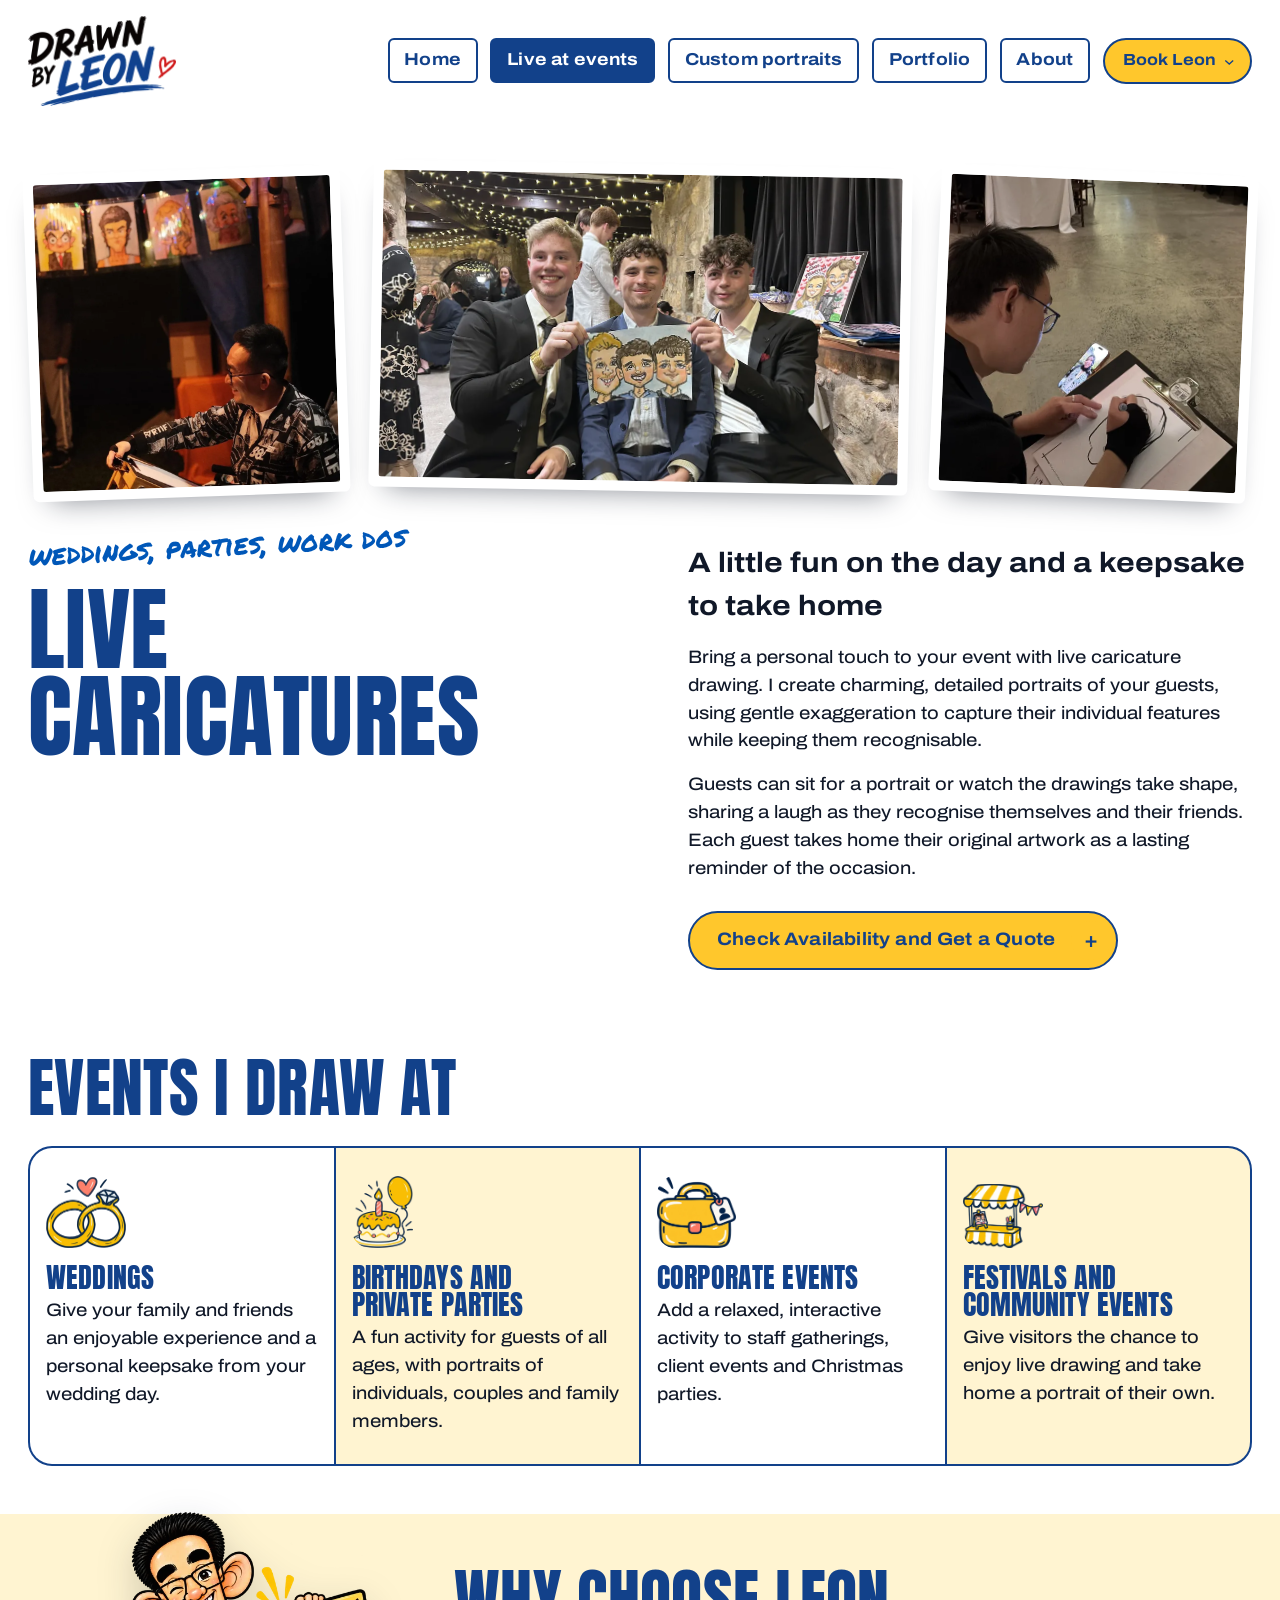
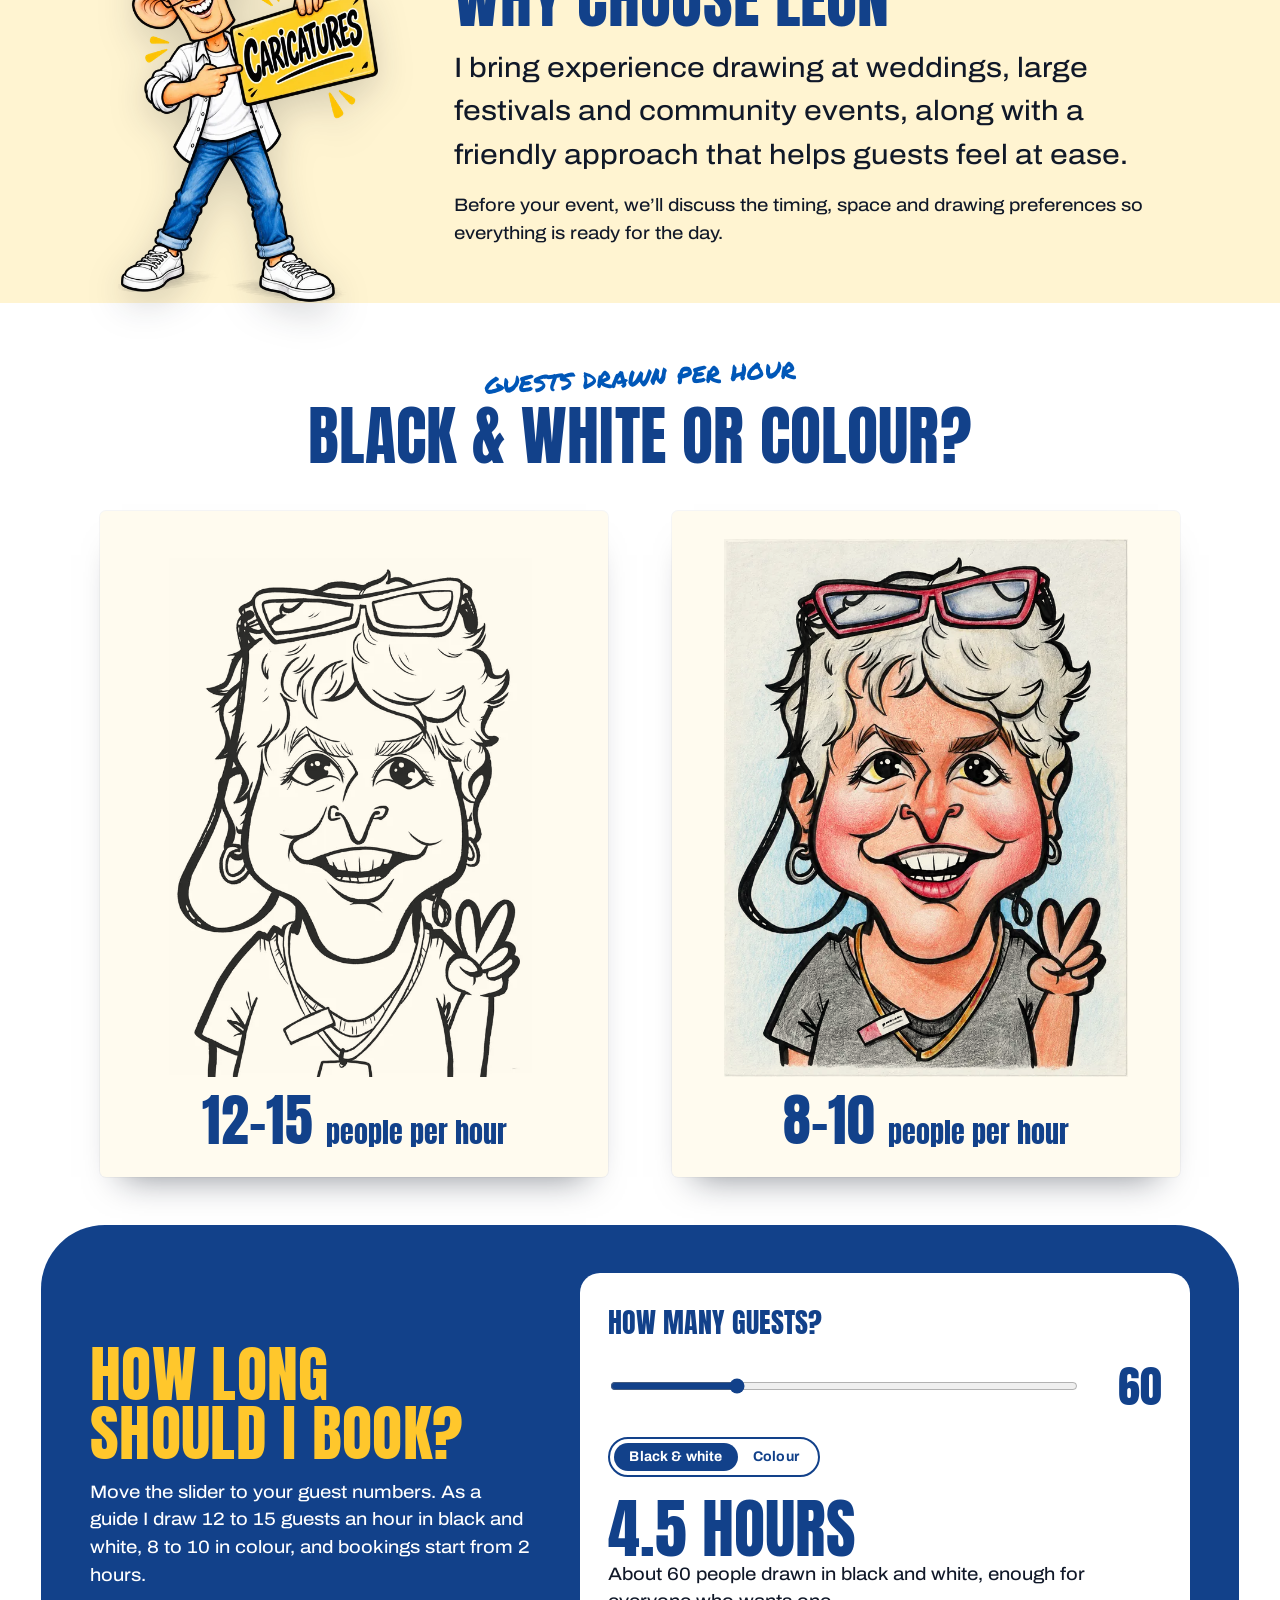
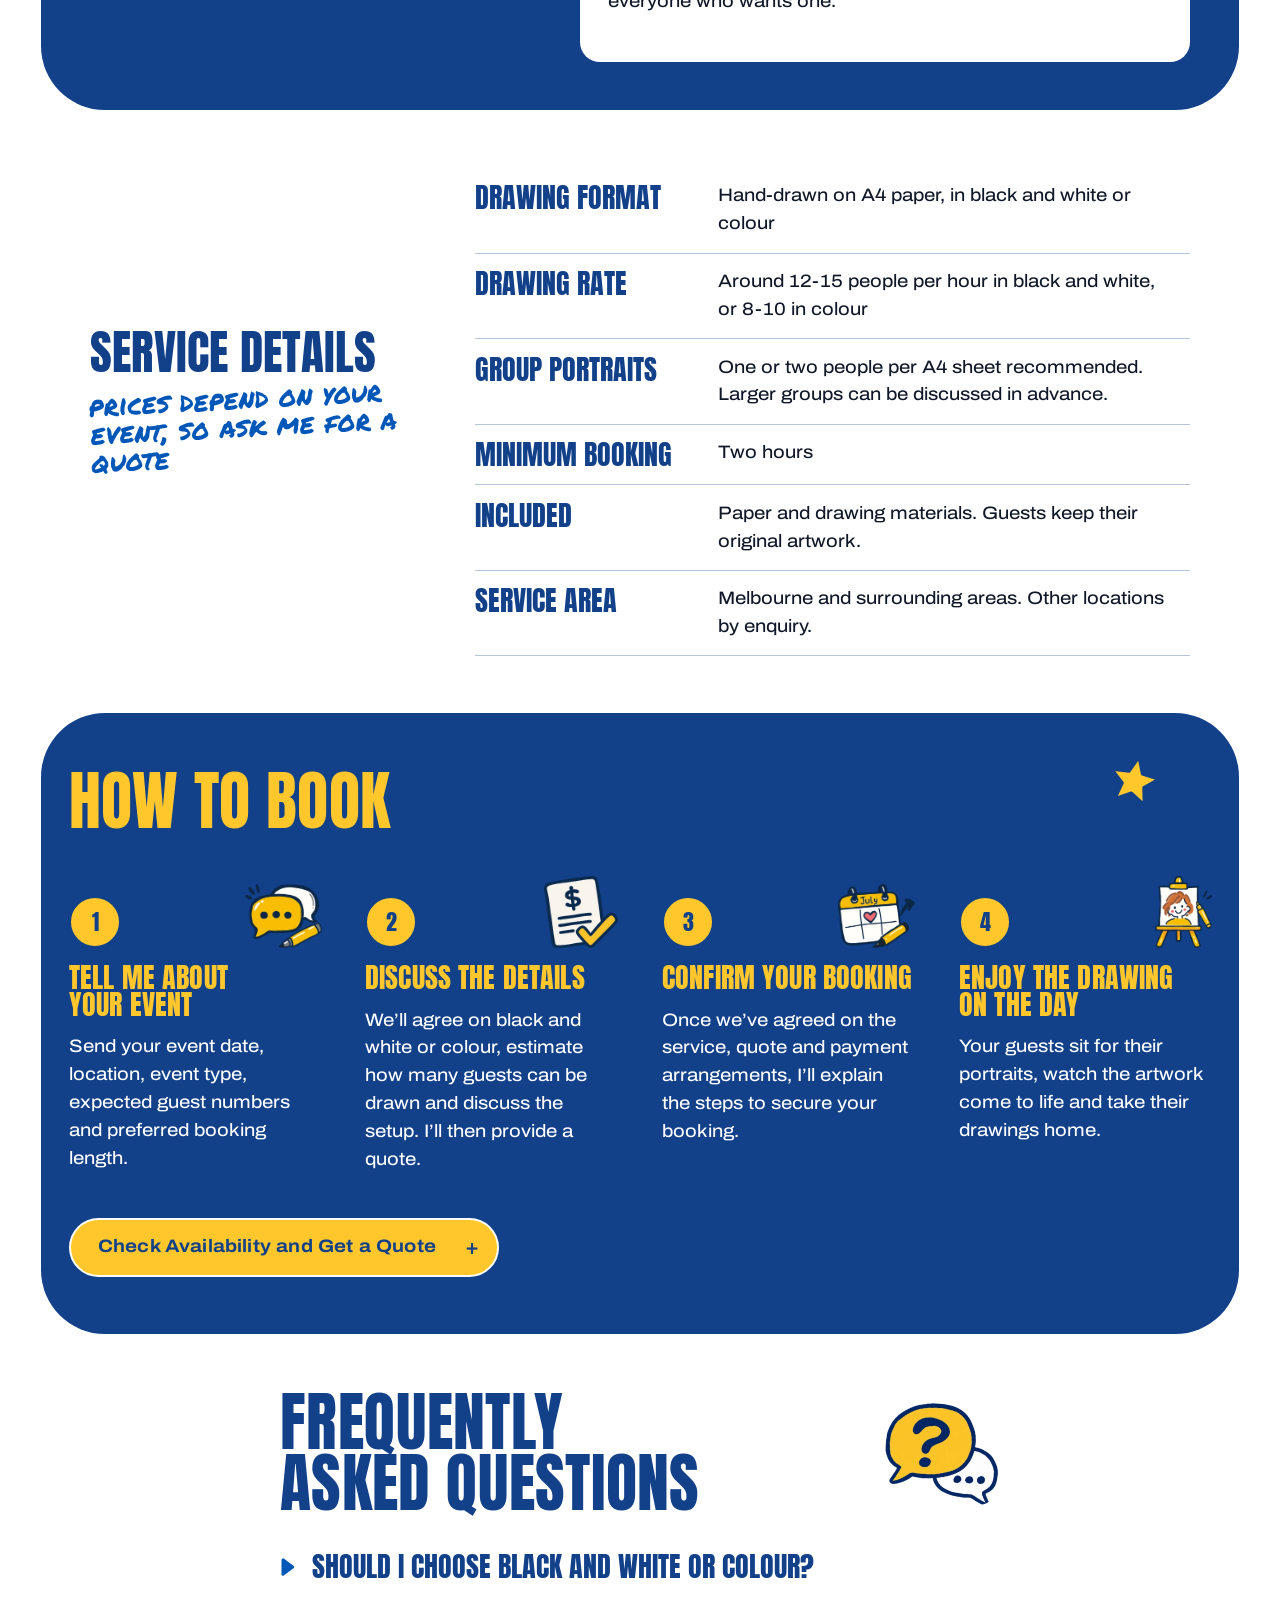
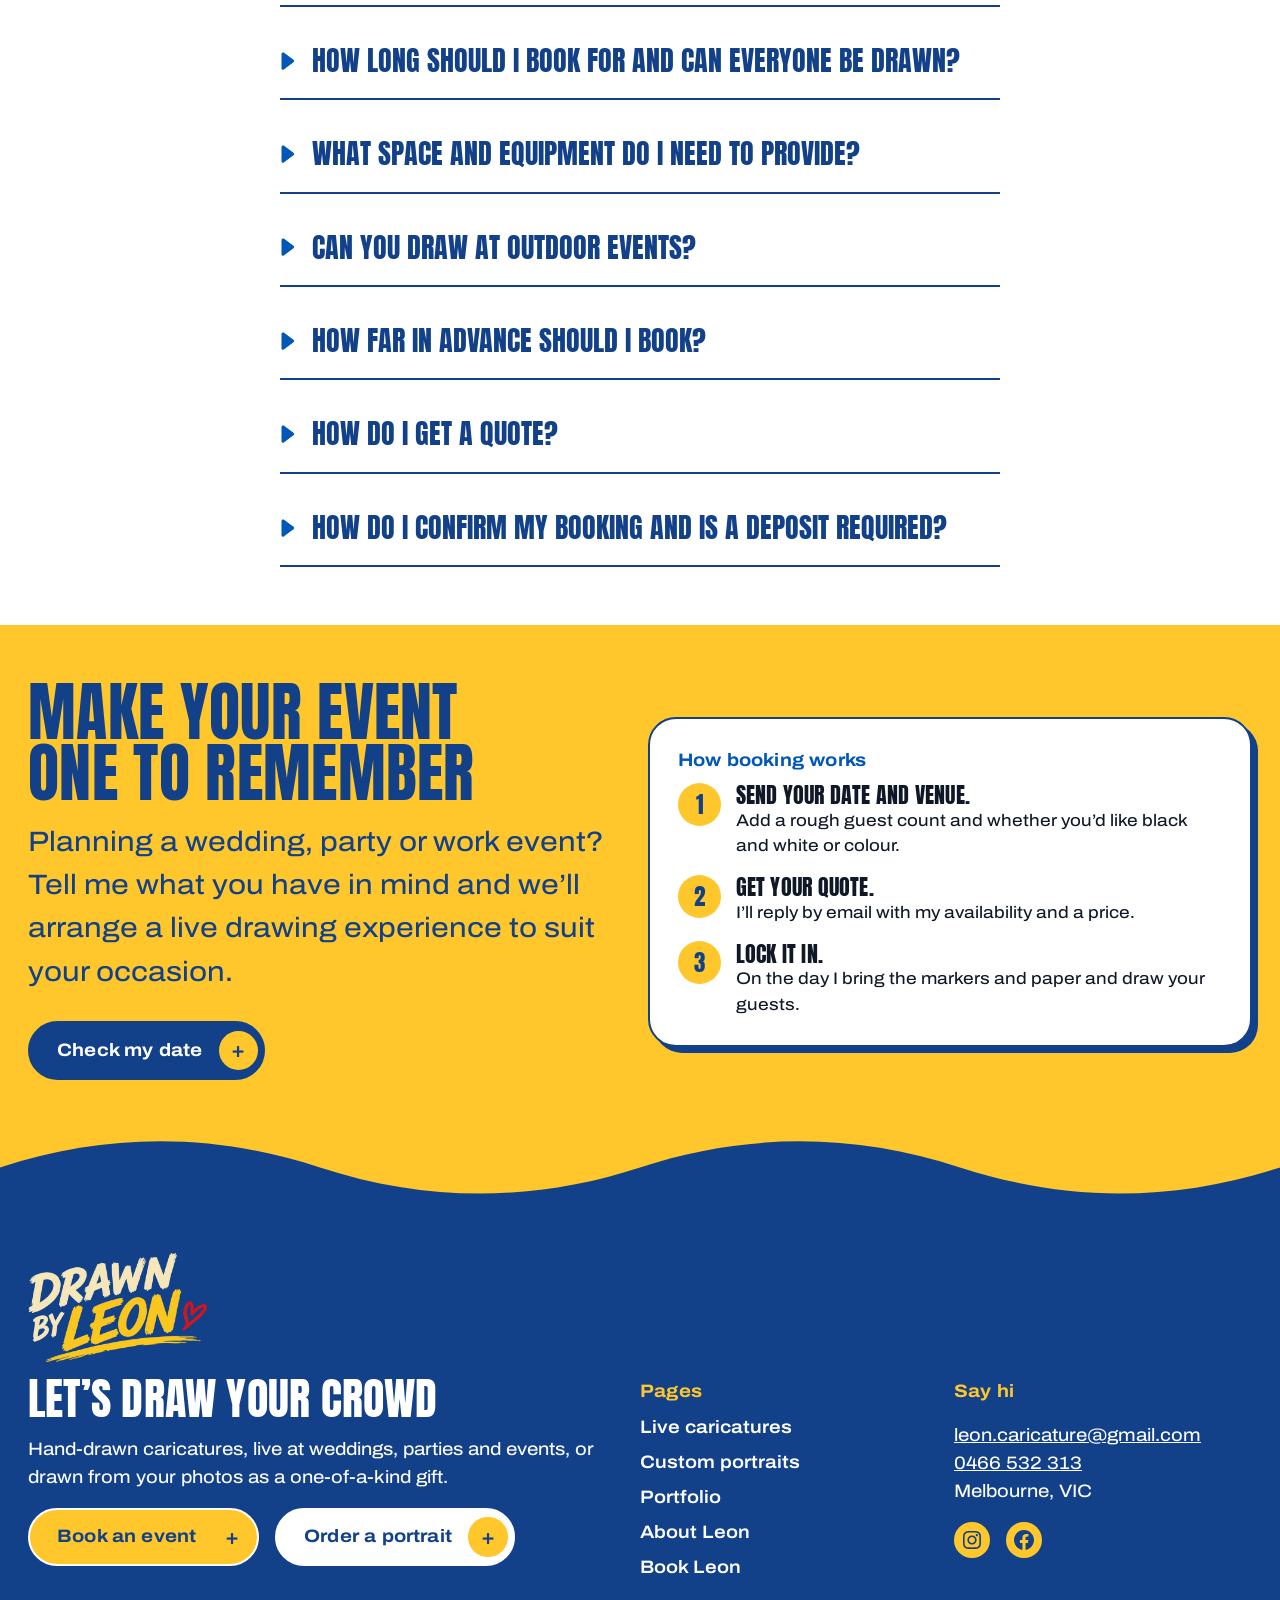
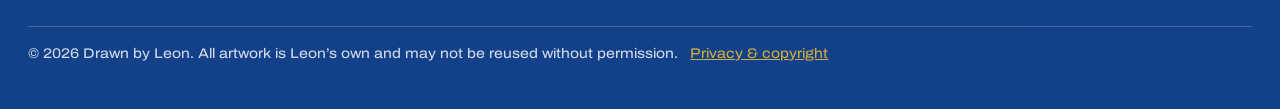
<file: events.html>
<!DOCTYPE html>
<html lang="en-US">
<head>

	<meta charset="UTF-8" />
	<meta name="viewport" content="width=device-width, initial-scale=1" />
<meta name='robots' content='max-image-preview:large' />
<title>Live Caricatures for Weddings & Events | Drawn by Leon</title>
<meta name="description" content="Book a live caricature artist for your wedding, birthday party, corporate event or festival in Melbourne. Guests are drawn on the spot in black and white or colour." />
<link rel="alternate" type="application/rss+xml" title="Drawn by Leon &raquo; Feed" href="feed/" />
<link rel="alternate" type="application/rss+xml" title="Drawn by Leon &raquo; Comments Feed" href="comments/feed/" />
<link rel="alternate" title="oEmbed (JSON)" type="application/json+oembed" href="wp-json/oembed/1.0/embed" />
<link rel="alternate" title="oEmbed (XML)" type="text/xml+oembed" href="wp-json/oembed/1.0/embed" />
<style id='wp-img-auto-sizes-contain-inline-css'>
img:is([sizes=auto i],[sizes^="auto," i]){contain-intrinsic-size:3000px 1500px}
/*# sourceURL=wp-img-auto-sizes-contain-inline-css */
</style>
<style id='wp-block-site-logo-inline-css'>
.wp-block-site-logo{box-sizing:border-box;line-height:0}.wp-block-site-logo a{display:inline-block;line-height:0}.wp-block-site-logo.is-default-size img{height:auto;width:120px}.wp-block-site-logo img{height:auto;max-width:100%}.wp-block-site-logo a,.wp-block-site-logo img{border-radius:inherit}.wp-block-site-logo.aligncenter{margin-left:auto;margin-right:auto;text-align:center}:root :where(.wp-block-site-logo.is-style-rounded){border-radius:9999px}
/*# sourceURL=wp-includes/blocks/site-logo/style.min.css */
</style>
<style id='wp-block-button-inline-css'>
.wp-block-button__link{align-content:center;box-sizing:border-box;cursor:pointer;display:inline-block;height:100%;text-align:center;word-break:break-word}.wp-block-button__link.aligncenter{text-align:center}.wp-block-button__link.alignright{text-align:right}:where(.wp-block-button__link){border-radius:9999px;box-shadow:none;padding:calc(.667em + 2px) calc(1.333em + 2px);text-decoration:none}.wp-block-button[style*=text-decoration] .wp-block-button__link{text-decoration:inherit}.wp-block-buttons>.wp-block-button.has-custom-width{max-width:none}.wp-block-buttons>.wp-block-button.has-custom-width .wp-block-button__link{width:100%}.wp-block-buttons>.wp-block-button.has-custom-font-size .wp-block-button__link{font-size:inherit}.wp-block-buttons>.wp-block-button.wp-block-button__width-25{width:calc(25% - var(--wp--style--block-gap, .5em)*.75)}.wp-block-buttons>.wp-block-button.wp-block-button__width-50{width:calc(50% - var(--wp--style--block-gap, .5em)*.5)}.wp-block-buttons>.wp-block-button.wp-block-button__width-75{width:calc(75% - var(--wp--style--block-gap, .5em)*.25)}.wp-block-buttons>.wp-block-button.wp-block-button__width-100{flex-basis:100%;width:100%}.wp-block-buttons.is-vertical>.wp-block-button.wp-block-button__width-25{width:25%}.wp-block-buttons.is-vertical>.wp-block-button.wp-block-button__width-50{width:50%}.wp-block-buttons.is-vertical>.wp-block-button.wp-block-button__width-75{width:75%}.wp-block-button.is-style-squared,.wp-block-button__link.wp-block-button.is-style-squared{border-radius:0}.wp-block-button.no-border-radius,.wp-block-button__link.no-border-radius{border-radius:0!important}:root :where(.wp-block-button .wp-block-button__link.is-style-outline),:root :where(.wp-block-button.is-style-outline>.wp-block-button__link){border:2px solid;padding:.667em 1.333em}:root :where(.wp-block-button .wp-block-button__link.is-style-outline:not(.has-text-color)),:root :where(.wp-block-button.is-style-outline>.wp-block-button__link:not(.has-text-color)){color:currentColor}:root :where(.wp-block-button .wp-block-button__link.is-style-outline:not(.has-background)),:root :where(.wp-block-button.is-style-outline>.wp-block-button__link:not(.has-background)){background-color:initial;background-image:none}
/*# sourceURL=wp-includes/blocks/button/style.min.css */
</style>
<style id='wp-block-buttons-inline-css'>
.wp-block-buttons{box-sizing:border-box}.wp-block-buttons.is-vertical{flex-direction:column}.wp-block-buttons.is-vertical>.wp-block-button:last-child{margin-bottom:0}.wp-block-buttons>.wp-block-button{display:inline-block;margin:0}.wp-block-buttons.is-content-justification-left{justify-content:flex-start}.wp-block-buttons.is-content-justification-left.is-vertical{align-items:flex-start}.wp-block-buttons.is-content-justification-center{justify-content:center}.wp-block-buttons.is-content-justification-center.is-vertical{align-items:center}.wp-block-buttons.is-content-justification-right{justify-content:flex-end}.wp-block-buttons.is-content-justification-right.is-vertical{align-items:flex-end}.wp-block-buttons.is-content-justification-space-between{justify-content:space-between}.wp-block-buttons.aligncenter{text-align:center}.wp-block-buttons:not(.is-content-justification-space-between,.is-content-justification-right,.is-content-justification-left,.is-content-justification-center) .wp-block-button.aligncenter{margin-left:auto;margin-right:auto;width:100%}.wp-block-buttons[style*=text-decoration] .wp-block-button,.wp-block-buttons[style*=text-decoration] .wp-block-button__link{text-decoration:inherit}.wp-block-buttons.has-custom-font-size .wp-block-button__link{font-size:inherit}.wp-block-buttons .wp-block-button__link{width:100%}.wp-block-button.aligncenter{text-align:center}
/*# sourceURL=wp-includes/blocks/buttons/style.min.css */
</style>
<style id='wp-block-navigation-link-inline-css'>
.wp-block-navigation .wp-block-navigation-item__label{overflow-wrap:break-word}.wp-block-navigation .wp-block-navigation-item__description{display:none}.link-ui-tools{outline:1px solid #f0f0f0;padding:8px}.link-ui-block-inserter{padding-top:8px}.link-ui-block-inserter__back{margin-left:8px;text-transform:uppercase}
/*# sourceURL=wp-includes/blocks/navigation-link/style.min.css */
</style>
<style id='wp-block-social-links-inline-css'>
.wp-block-social-links{background:none;box-sizing:border-box;margin-left:0;padding-left:0;padding-right:0;text-indent:0}.wp-block-social-links .wp-social-link a,.wp-block-social-links .wp-social-link a:hover{border-bottom:0;box-shadow:none;text-decoration:none}.wp-block-social-links .wp-social-link svg{height:1em;width:1em}.wp-block-social-links .wp-social-link span:not(.screen-reader-text){font-size:.65em;margin-left:.5em;margin-right:.5em}.wp-block-social-links.has-small-icon-size{font-size:16px}.wp-block-social-links,.wp-block-social-links.has-normal-icon-size{font-size:24px}.wp-block-social-links.has-large-icon-size{font-size:36px}.wp-block-social-links.has-huge-icon-size{font-size:48px}.wp-block-social-links.aligncenter{display:flex;justify-content:center}.wp-block-social-links.alignright{justify-content:flex-end}.wp-block-social-link{border-radius:9999px;display:block}@media not (prefers-reduced-motion){.wp-block-social-link{transition:transform .1s ease}}.wp-block-social-link{height:auto}.wp-block-social-link a{align-items:center;display:flex;line-height:0}.wp-block-social-link:hover{transform:scale(1.1)}.wp-block-social-links .wp-block-social-link.wp-social-link{display:inline-block;margin:0;padding:0}.wp-block-social-links .wp-block-social-link.wp-social-link .wp-block-social-link-anchor,.wp-block-social-links .wp-block-social-link.wp-social-link .wp-block-social-link-anchor svg,.wp-block-social-links .wp-block-social-link.wp-social-link .wp-block-social-link-anchor:active,.wp-block-social-links .wp-block-social-link.wp-social-link .wp-block-social-link-anchor:hover,.wp-block-social-links .wp-block-social-link.wp-social-link .wp-block-social-link-anchor:visited{color:currentColor;fill:currentColor}:where(.wp-block-social-links:not(.is-style-logos-only)) .wp-social-link{background-color:#f0f0f0;color:#444}:where(.wp-block-social-links:not(.is-style-logos-only)) .wp-social-link-amazon{background-color:#f90;color:#fff}:where(.wp-block-social-links:not(.is-style-logos-only)) .wp-social-link-bandcamp{background-color:#1ea0c3;color:#fff}:where(.wp-block-social-links:not(.is-style-logos-only)) .wp-social-link-behance{background-color:#0757fe;color:#fff}:where(.wp-block-social-links:not(.is-style-logos-only)) .wp-social-link-bluesky{background-color:#0a7aff;color:#fff}:where(.wp-block-social-links:not(.is-style-logos-only)) .wp-social-link-codepen{background-color:#1e1f26;color:#fff}:where(.wp-block-social-links:not(.is-style-logos-only)) .wp-social-link-deviantart{background-color:#02e49b;color:#fff}:where(.wp-block-social-links:not(.is-style-logos-only)) .wp-social-link-discord{background-color:#5865f2;color:#fff}:where(.wp-block-social-links:not(.is-style-logos-only)) .wp-social-link-dribbble{background-color:#e94c89;color:#fff}:where(.wp-block-social-links:not(.is-style-logos-only)) .wp-social-link-dropbox{background-color:#4280ff;color:#fff}:where(.wp-block-social-links:not(.is-style-logos-only)) .wp-social-link-etsy{background-color:#f45800;color:#fff}:where(.wp-block-social-links:not(.is-style-logos-only)) .wp-social-link-facebook{background-color:#0866ff;color:#fff}:where(.wp-block-social-links:not(.is-style-logos-only)) .wp-social-link-fivehundredpx{background-color:#000;color:#fff}:where(.wp-block-social-links:not(.is-style-logos-only)) .wp-social-link-flickr{background-color:#0461dd;color:#fff}:where(.wp-block-social-links:not(.is-style-logos-only)) .wp-social-link-foursquare{background-color:#e65678;color:#fff}:where(.wp-block-social-links:not(.is-style-logos-only)) .wp-social-link-github{background-color:#24292d;color:#fff}:where(.wp-block-social-links:not(.is-style-logos-only)) .wp-social-link-goodreads{background-color:#eceadd;color:#382110}:where(.wp-block-social-links:not(.is-style-logos-only)) .wp-social-link-google{background-color:#ea4434;color:#fff}:where(.wp-block-social-links:not(.is-style-logos-only)) .wp-social-link-gravatar{background-color:#1d4fc4;color:#fff}:where(.wp-block-social-links:not(.is-style-logos-only)) .wp-social-link-instagram{background-color:#f00075;color:#fff}:where(.wp-block-social-links:not(.is-style-logos-only)) .wp-social-link-lastfm{background-color:#e21b24;color:#fff}:where(.wp-block-social-links:not(.is-style-logos-only)) .wp-social-link-linkedin{background-color:#0d66c2;color:#fff}:where(.wp-block-social-links:not(.is-style-logos-only)) .wp-social-link-mastodon{background-color:#3288d4;color:#fff}:where(.wp-block-social-links:not(.is-style-logos-only)) .wp-social-link-medium{background-color:#000;color:#fff}:where(.wp-block-social-links:not(.is-style-logos-only)) .wp-social-link-meetup{background-color:#f6405f;color:#fff}:where(.wp-block-social-links:not(.is-style-logos-only)) .wp-social-link-patreon{background-color:#000;color:#fff}:where(.wp-block-social-links:not(.is-style-logos-only)) .wp-social-link-pinterest{background-color:#e60122;color:#fff}:where(.wp-block-social-links:not(.is-style-logos-only)) .wp-social-link-pocket{background-color:#ef4155;color:#fff}:where(.wp-block-social-links:not(.is-style-logos-only)) .wp-social-link-reddit{background-color:#ff4500;color:#fff}:where(.wp-block-social-links:not(.is-style-logos-only)) .wp-social-link-skype{background-color:#0478d7;color:#fff}:where(.wp-block-social-links:not(.is-style-logos-only)) .wp-social-link-snapchat{background-color:#fefc00;color:#fff;stroke:#000}:where(.wp-block-social-links:not(.is-style-logos-only)) .wp-social-link-soundcloud{background-color:#ff5600;color:#fff}:where(.wp-block-social-links:not(.is-style-logos-only)) .wp-social-link-spotify{background-color:#1bd760;color:#fff}:where(.wp-block-social-links:not(.is-style-logos-only)) .wp-social-link-telegram{background-color:#2aabee;color:#fff}:where(.wp-block-social-links:not(.is-style-logos-only)) .wp-social-link-threads{background-color:#000;color:#fff}:where(.wp-block-social-links:not(.is-style-logos-only)) .wp-social-link-tiktok{background-color:#000;color:#fff}:where(.wp-block-social-links:not(.is-style-logos-only)) .wp-social-link-tumblr{background-color:#011835;color:#fff}:where(.wp-block-social-links:not(.is-style-logos-only)) .wp-social-link-twitch{background-color:#6440a4;color:#fff}:where(.wp-block-social-links:not(.is-style-logos-only)) .wp-social-link-twitter{background-color:#1da1f2;color:#fff}:where(.wp-block-social-links:not(.is-style-logos-only)) .wp-social-link-vimeo{background-color:#1eb7ea;color:#fff}:where(.wp-block-social-links:not(.is-style-logos-only)) .wp-social-link-vk{background-color:#4680c2;color:#fff}:where(.wp-block-social-links:not(.is-style-logos-only)) .wp-social-link-wordpress{background-color:#3499cd;color:#fff}:where(.wp-block-social-links:not(.is-style-logos-only)) .wp-social-link-whatsapp{background-color:#25d366;color:#fff}:where(.wp-block-social-links:not(.is-style-logos-only)) .wp-social-link-x{background-color:#000;color:#fff}:where(.wp-block-social-links:not(.is-style-logos-only)) .wp-social-link-yelp{background-color:#d32422;color:#fff}:where(.wp-block-social-links:not(.is-style-logos-only)) .wp-social-link-youtube{background-color:red;color:#fff}:where(.wp-block-social-links.is-style-logos-only) .wp-social-link{background:none}:where(.wp-block-social-links.is-style-logos-only) .wp-social-link svg{height:1.25em;width:1.25em}:where(.wp-block-social-links.is-style-logos-only) .wp-social-link-amazon{color:#f90}:where(.wp-block-social-links.is-style-logos-only) .wp-social-link-bandcamp{color:#1ea0c3}:where(.wp-block-social-links.is-style-logos-only) .wp-social-link-behance{color:#0757fe}:where(.wp-block-social-links.is-style-logos-only) .wp-social-link-bluesky{color:#0a7aff}:where(.wp-block-social-links.is-style-logos-only) .wp-social-link-codepen{color:#1e1f26}:where(.wp-block-social-links.is-style-logos-only) .wp-social-link-deviantart{color:#02e49b}:where(.wp-block-social-links.is-style-logos-only) .wp-social-link-discord{color:#5865f2}:where(.wp-block-social-links.is-style-logos-only) .wp-social-link-dribbble{color:#e94c89}:where(.wp-block-social-links.is-style-logos-only) .wp-social-link-dropbox{color:#4280ff}:where(.wp-block-social-links.is-style-logos-only) .wp-social-link-etsy{color:#f45800}:where(.wp-block-social-links.is-style-logos-only) .wp-social-link-facebook{color:#0866ff}:where(.wp-block-social-links.is-style-logos-only) .wp-social-link-fivehundredpx{color:#000}:where(.wp-block-social-links.is-style-logos-only) .wp-social-link-flickr{color:#0461dd}:where(.wp-block-social-links.is-style-logos-only) .wp-social-link-foursquare{color:#e65678}:where(.wp-block-social-links.is-style-logos-only) .wp-social-link-github{color:#24292d}:where(.wp-block-social-links.is-style-logos-only) .wp-social-link-goodreads{color:#382110}:where(.wp-block-social-links.is-style-logos-only) .wp-social-link-google{color:#ea4434}:where(.wp-block-social-links.is-style-logos-only) .wp-social-link-gravatar{color:#1d4fc4}:where(.wp-block-social-links.is-style-logos-only) .wp-social-link-instagram{color:#f00075}:where(.wp-block-social-links.is-style-logos-only) .wp-social-link-lastfm{color:#e21b24}:where(.wp-block-social-links.is-style-logos-only) .wp-social-link-linkedin{color:#0d66c2}:where(.wp-block-social-links.is-style-logos-only) .wp-social-link-mastodon{color:#3288d4}:where(.wp-block-social-links.is-style-logos-only) .wp-social-link-medium{color:#000}:where(.wp-block-social-links.is-style-logos-only) .wp-social-link-meetup{color:#f6405f}:where(.wp-block-social-links.is-style-logos-only) .wp-social-link-patreon{color:#000}:where(.wp-block-social-links.is-style-logos-only) .wp-social-link-pinterest{color:#e60122}:where(.wp-block-social-links.is-style-logos-only) .wp-social-link-pocket{color:#ef4155}:where(.wp-block-social-links.is-style-logos-only) .wp-social-link-reddit{color:#ff4500}:where(.wp-block-social-links.is-style-logos-only) .wp-social-link-skype{color:#0478d7}:where(.wp-block-social-links.is-style-logos-only) .wp-social-link-snapchat{color:#fff;stroke:#000}:where(.wp-block-social-links.is-style-logos-only) .wp-social-link-soundcloud{color:#ff5600}:where(.wp-block-social-links.is-style-logos-only) .wp-social-link-spotify{color:#1bd760}:where(.wp-block-social-links.is-style-logos-only) .wp-social-link-telegram{color:#2aabee}:where(.wp-block-social-links.is-style-logos-only) .wp-social-link-threads{color:#000}:where(.wp-block-social-links.is-style-logos-only) .wp-social-link-tiktok{color:#000}:where(.wp-block-social-links.is-style-logos-only) .wp-social-link-tumblr{color:#011835}:where(.wp-block-social-links.is-style-logos-only) .wp-social-link-twitch{color:#6440a4}:where(.wp-block-social-links.is-style-logos-only) .wp-social-link-twitter{color:#1da1f2}:where(.wp-block-social-links.is-style-logos-only) .wp-social-link-vimeo{color:#1eb7ea}:where(.wp-block-social-links.is-style-logos-only) .wp-social-link-vk{color:#4680c2}:where(.wp-block-social-links.is-style-logos-only) .wp-social-link-whatsapp{color:#25d366}:where(.wp-block-social-links.is-style-logos-only) .wp-social-link-wordpress{color:#3499cd}:where(.wp-block-social-links.is-style-logos-only) .wp-social-link-x{color:#000}:where(.wp-block-social-links.is-style-logos-only) .wp-social-link-yelp{color:#d32422}:where(.wp-block-social-links.is-style-logos-only) .wp-social-link-youtube{color:red}.wp-block-social-links.is-style-pill-shape .wp-social-link{width:auto}:root :where(.wp-block-social-links .wp-social-link a){padding:.25em}:root :where(.wp-block-social-links.is-style-logos-only .wp-social-link a){padding:0}:root :where(.wp-block-social-links.is-style-pill-shape .wp-social-link a){padding-left:.6666666667em;padding-right:.6666666667em}.wp-block-social-links:not(.has-icon-color):not(.has-icon-background-color) .wp-social-link-snapchat .wp-block-social-link-label{color:#000}
/*# sourceURL=wp-includes/blocks/social-links/style.min.css */
</style>
<link rel='stylesheet' id='wp-block-navigation-css' href='wp-includes/blocks/navigation/style.min.css' media='all' />
<style id='wp-block-group-inline-css'>
.wp-block-group{box-sizing:border-box}:where(.wp-block-group.wp-block-group-is-layout-constrained){position:relative}
/*# sourceURL=wp-includes/blocks/group/style.min.css */
</style>
<style id='wp-block-image-inline-css'>
.wp-block-image>a,.wp-block-image>figure>a{display:inline-block}.wp-block-image img{box-sizing:border-box;height:auto;max-width:100%;vertical-align:bottom}@media not (prefers-reduced-motion){.wp-block-image img.hide{visibility:hidden}.wp-block-image img.show{animation:show-content-image .4s}}.wp-block-image[style*=border-radius] img,.wp-block-image[style*=border-radius]>a{border-radius:inherit}.wp-block-image.has-custom-border img{box-sizing:border-box}.wp-block-image.aligncenter{text-align:center}.wp-block-image.alignfull>a,.wp-block-image.alignwide>a{width:100%}.wp-block-image.alignfull img,.wp-block-image.alignwide img{height:auto;width:100%}.wp-block-image .aligncenter,.wp-block-image .alignleft,.wp-block-image .alignright,.wp-block-image.aligncenter,.wp-block-image.alignleft,.wp-block-image.alignright{display:table}.wp-block-image .aligncenter>figcaption,.wp-block-image .alignleft>figcaption,.wp-block-image .alignright>figcaption,.wp-block-image.aligncenter>figcaption,.wp-block-image.alignleft>figcaption,.wp-block-image.alignright>figcaption{caption-side:bottom;display:table-caption}.wp-block-image .alignleft{float:left;margin:.5em 1em .5em 0}.wp-block-image .alignright{float:right;margin:.5em 0 .5em 1em}.wp-block-image .aligncenter{margin-left:auto;margin-right:auto}.wp-block-image :where(figcaption){margin-bottom:1em;margin-top:.5em}.wp-block-image.is-style-circle-mask img{border-radius:9999px}@supports ((-webkit-mask-image:none) or (mask-image:none)) or (-webkit-mask-image:none){.wp-block-image.is-style-circle-mask img{border-radius:0;-webkit-mask-image:url('data:image/svg+xml;utf8,<svg viewBox="0 0 100 100" xmlns="http://www.w3.org/2000/svg"><circle cx="50" cy="50" r="50"/></svg>');mask-image:url('data:image/svg+xml;utf8,<svg viewBox="0 0 100 100" xmlns="http://www.w3.org/2000/svg"><circle cx="50" cy="50" r="50"/></svg>');mask-mode:alpha;-webkit-mask-position:center;mask-position:center;-webkit-mask-repeat:no-repeat;mask-repeat:no-repeat;-webkit-mask-size:contain;mask-size:contain}}:root :where(.wp-block-image.is-style-rounded img,.wp-block-image .is-style-rounded img){border-radius:9999px}.wp-block-image figure{margin:0}.wp-lightbox-container{display:flex;flex-direction:column;position:relative}.wp-lightbox-container img{cursor:zoom-in}.wp-lightbox-container img:hover+button{opacity:1}.wp-lightbox-container button{align-items:center;backdrop-filter:blur(16px) saturate(180%);background-color:#5a5a5a40;border:none;border-radius:4px;cursor:zoom-in;display:flex;height:20px;justify-content:center;opacity:0;padding:0;position:absolute;right:16px;text-align:center;top:16px;width:20px;z-index:100}@media not (prefers-reduced-motion){.wp-lightbox-container button{transition:opacity .2s ease}}.wp-lightbox-container button:focus-visible{outline:3px auto #5a5a5a40;outline:3px auto -webkit-focus-ring-color;outline-offset:3px}.wp-lightbox-container button:hover{cursor:pointer;opacity:1}.wp-lightbox-container button:focus{opacity:1}.wp-lightbox-container button:focus,.wp-lightbox-container button:hover,.wp-lightbox-container button:not(:hover):not(:active):not(.has-background){background-color:#5a5a5a40;border:none}.wp-lightbox-overlay{box-sizing:border-box;cursor:zoom-out;height:100vh;left:0;overflow:hidden;position:fixed;top:0;visibility:hidden;width:100%;z-index:100000}.wp-lightbox-overlay .close-button{align-items:center;cursor:pointer;display:flex;justify-content:center;min-height:40px;min-width:40px;padding:0;position:absolute;right:calc(env(safe-area-inset-right) + 16px);top:calc(env(safe-area-inset-top) + 16px);z-index:5000000}.wp-lightbox-overlay .close-button:focus,.wp-lightbox-overlay .close-button:hover,.wp-lightbox-overlay .close-button:not(:hover):not(:active):not(.has-background){background:none;border:none}.wp-lightbox-overlay .lightbox-image-container{height:var(--wp--lightbox-container-height);left:50%;overflow:hidden;position:absolute;top:50%;transform:translate(-50%,-50%);transform-origin:top left;width:var(--wp--lightbox-container-width);z-index:9999999999}.wp-lightbox-overlay .wp-block-image{align-items:center;box-sizing:border-box;display:flex;height:100%;justify-content:center;margin:0;position:relative;transform-origin:0 0;width:100%;z-index:3000000}.wp-lightbox-overlay .wp-block-image img{height:var(--wp--lightbox-image-height);min-height:var(--wp--lightbox-image-height);min-width:var(--wp--lightbox-image-width);width:var(--wp--lightbox-image-width)}.wp-lightbox-overlay .wp-block-image figcaption{display:none}.wp-lightbox-overlay button{background:none;border:none}.wp-lightbox-overlay .scrim{background-color:#fff;height:100%;opacity:.9;position:absolute;width:100%;z-index:2000000}.wp-lightbox-overlay.active{visibility:visible}@media not (prefers-reduced-motion){.wp-lightbox-overlay.active{animation:turn-on-visibility .25s both}.wp-lightbox-overlay.active img{animation:turn-on-visibility .35s both}.wp-lightbox-overlay.show-closing-animation:not(.active){animation:turn-off-visibility .35s both}.wp-lightbox-overlay.show-closing-animation:not(.active) img{animation:turn-off-visibility .25s both}.wp-lightbox-overlay.zoom.active{animation:none;opacity:1;visibility:visible}.wp-lightbox-overlay.zoom.active .lightbox-image-container{animation:lightbox-zoom-in .4s}.wp-lightbox-overlay.zoom.active .lightbox-image-container img{animation:none}.wp-lightbox-overlay.zoom.active .scrim{animation:turn-on-visibility .4s forwards}.wp-lightbox-overlay.zoom.show-closing-animation:not(.active){animation:none}.wp-lightbox-overlay.zoom.show-closing-animation:not(.active) .lightbox-image-container{animation:lightbox-zoom-out .4s}.wp-lightbox-overlay.zoom.show-closing-animation:not(.active) .lightbox-image-container img{animation:none}.wp-lightbox-overlay.zoom.show-closing-animation:not(.active) .scrim{animation:turn-off-visibility .4s forwards}}@keyframes show-content-image{0%{visibility:hidden}99%{visibility:hidden}to{visibility:visible}}@keyframes turn-on-visibility{0%{opacity:0}to{opacity:1}}@keyframes turn-off-visibility{0%{opacity:1;visibility:visible}99%{opacity:0;visibility:visible}to{opacity:0;visibility:hidden}}@keyframes lightbox-zoom-in{0%{transform:translate(calc((-100vw + var(--wp--lightbox-scrollbar-width))/2 + var(--wp--lightbox-initial-left-position)),calc(-50vh + var(--wp--lightbox-initial-top-position))) scale(var(--wp--lightbox-scale))}to{transform:translate(-50%,-50%) scale(1)}}@keyframes lightbox-zoom-out{0%{transform:translate(-50%,-50%) scale(1);visibility:visible}99%{visibility:visible}to{transform:translate(calc((-100vw + var(--wp--lightbox-scrollbar-width))/2 + var(--wp--lightbox-initial-left-position)),calc(-50vh + var(--wp--lightbox-initial-top-position))) scale(var(--wp--lightbox-scale));visibility:hidden}}
/*# sourceURL=wp-includes/blocks/image/style.min.css */
</style>
<style id='wp-block-paragraph-inline-css'>
.is-small-text{font-size:.875em}.is-regular-text{font-size:1em}.is-large-text{font-size:2.25em}.is-larger-text{font-size:3em}.has-drop-cap:not(:focus):first-letter{float:left;font-size:8.4em;font-style:normal;font-weight:100;line-height:.68;margin:.05em .1em 0 0;text-transform:uppercase}body.rtl .has-drop-cap:not(:focus):first-letter{float:none;margin-left:.1em}p.has-drop-cap.has-background{overflow:hidden}:root :where(p.has-background){padding:1.25em 2.375em}:where(p.has-text-color:not(.has-link-color)) a{color:inherit}p.has-text-align-left[style*="writing-mode:vertical-lr"],p.has-text-align-right[style*="writing-mode:vertical-rl"]{rotate:180deg}
/*# sourceURL=wp-includes/blocks/paragraph/style.min.css */
</style>
<style id='wp-block-heading-inline-css'>
h1:where(.wp-block-heading).has-background,h2:where(.wp-block-heading).has-background,h3:where(.wp-block-heading).has-background,h4:where(.wp-block-heading).has-background,h5:where(.wp-block-heading).has-background,h6:where(.wp-block-heading).has-background{padding:1.25em 2.375em}h1.has-text-align-left[style*=writing-mode]:where([style*=vertical-lr]),h1.has-text-align-right[style*=writing-mode]:where([style*=vertical-rl]),h2.has-text-align-left[style*=writing-mode]:where([style*=vertical-lr]),h2.has-text-align-right[style*=writing-mode]:where([style*=vertical-rl]),h3.has-text-align-left[style*=writing-mode]:where([style*=vertical-lr]),h3.has-text-align-right[style*=writing-mode]:where([style*=vertical-rl]),h4.has-text-align-left[style*=writing-mode]:where([style*=vertical-lr]),h4.has-text-align-right[style*=writing-mode]:where([style*=vertical-rl]),h5.has-text-align-left[style*=writing-mode]:where([style*=vertical-lr]),h5.has-text-align-right[style*=writing-mode]:where([style*=vertical-rl]),h6.has-text-align-left[style*=writing-mode]:where([style*=vertical-lr]),h6.has-text-align-right[style*=writing-mode]:where([style*=vertical-rl]){rotate:180deg}
/*# sourceURL=wp-includes/blocks/heading/style.min.css */
</style>
<style id='wp-block-columns-inline-css'>
.wp-block-columns{box-sizing:border-box;display:flex;flex-wrap:wrap!important}@media (min-width:782px){.wp-block-columns{flex-wrap:nowrap!important}}.wp-block-columns{align-items:normal!important}.wp-block-columns.are-vertically-aligned-top{align-items:flex-start}.wp-block-columns.are-vertically-aligned-center{align-items:center}.wp-block-columns.are-vertically-aligned-bottom{align-items:flex-end}@media (max-width:781px){.wp-block-columns:not(.is-not-stacked-on-mobile)>.wp-block-column{flex-basis:100%!important}}@media (min-width:782px){.wp-block-columns:not(.is-not-stacked-on-mobile)>.wp-block-column{flex-basis:0;flex-grow:1}.wp-block-columns:not(.is-not-stacked-on-mobile)>.wp-block-column[style*=flex-basis]{flex-grow:0}}.wp-block-columns.is-not-stacked-on-mobile{flex-wrap:nowrap!important}.wp-block-columns.is-not-stacked-on-mobile>.wp-block-column{flex-basis:0;flex-grow:1}.wp-block-columns.is-not-stacked-on-mobile>.wp-block-column[style*=flex-basis]{flex-grow:0}:where(.wp-block-columns){margin-bottom:1.75em}:where(.wp-block-columns.has-background){padding:1.25em 2.375em}.wp-block-column{flex-grow:1;min-width:0;overflow-wrap:break-word;word-break:break-word}.wp-block-column.is-vertically-aligned-top{align-self:flex-start}.wp-block-column.is-vertically-aligned-center{align-self:center}.wp-block-column.is-vertically-aligned-bottom{align-self:flex-end}.wp-block-column.is-vertically-aligned-stretch{align-self:stretch}.wp-block-column.is-vertically-aligned-bottom,.wp-block-column.is-vertically-aligned-center,.wp-block-column.is-vertically-aligned-top{width:100%}
/*# sourceURL=wp-includes/blocks/columns/style.min.css */
</style>
<style id='wp-block-table-inline-css'>
.wp-block-table{overflow-x:auto}.wp-block-table table{border-collapse:collapse;width:100%}.wp-block-table thead{border-bottom:3px solid}.wp-block-table tfoot{border-top:3px solid}.wp-block-table td,.wp-block-table th{border:1px solid;padding:.5em}.wp-block-table .has-fixed-layout{table-layout:fixed;width:100%}.wp-block-table .has-fixed-layout td,.wp-block-table .has-fixed-layout th{word-break:break-word}.wp-block-table.aligncenter,.wp-block-table.alignleft,.wp-block-table.alignright{display:table;width:auto}.wp-block-table.aligncenter td,.wp-block-table.aligncenter th,.wp-block-table.alignleft td,.wp-block-table.alignleft th,.wp-block-table.alignright td,.wp-block-table.alignright th{word-break:break-word}.wp-block-table .has-subtle-light-gray-background-color{background-color:#f3f4f5}.wp-block-table .has-subtle-pale-green-background-color{background-color:#e9fbe5}.wp-block-table .has-subtle-pale-blue-background-color{background-color:#e7f5fe}.wp-block-table .has-subtle-pale-pink-background-color{background-color:#fcf0ef}.wp-block-table.is-style-stripes{background-color:initial;border-collapse:inherit;border-spacing:0}.wp-block-table.is-style-stripes tbody tr:nth-child(odd){background-color:#f0f0f0}.wp-block-table.is-style-stripes.has-subtle-light-gray-background-color tbody tr:nth-child(odd){background-color:#f3f4f5}.wp-block-table.is-style-stripes.has-subtle-pale-green-background-color tbody tr:nth-child(odd){background-color:#e9fbe5}.wp-block-table.is-style-stripes.has-subtle-pale-blue-background-color tbody tr:nth-child(odd){background-color:#e7f5fe}.wp-block-table.is-style-stripes.has-subtle-pale-pink-background-color tbody tr:nth-child(odd){background-color:#fcf0ef}.wp-block-table.is-style-stripes td,.wp-block-table.is-style-stripes th{border-color:#0000}.wp-block-table.is-style-stripes{border-bottom:1px solid #f0f0f0}.wp-block-table .has-border-color td,.wp-block-table .has-border-color th,.wp-block-table .has-border-color tr,.wp-block-table .has-border-color>*{border-color:inherit}.wp-block-table table[style*=border-top-color] tr:first-child,.wp-block-table table[style*=border-top-color] tr:first-child td,.wp-block-table table[style*=border-top-color] tr:first-child th,.wp-block-table table[style*=border-top-color]>*,.wp-block-table table[style*=border-top-color]>* td,.wp-block-table table[style*=border-top-color]>* th{border-top-color:inherit}.wp-block-table table[style*=border-top-color] tr:not(:first-child){border-top-color:initial}.wp-block-table table[style*=border-right-color] td:last-child,.wp-block-table table[style*=border-right-color] th,.wp-block-table table[style*=border-right-color] tr,.wp-block-table table[style*=border-right-color]>*{border-right-color:inherit}.wp-block-table table[style*=border-bottom-color] tr:last-child,.wp-block-table table[style*=border-bottom-color] tr:last-child td,.wp-block-table table[style*=border-bottom-color] tr:last-child th,.wp-block-table table[style*=border-bottom-color]>*,.wp-block-table table[style*=border-bottom-color]>* td,.wp-block-table table[style*=border-bottom-color]>* th{border-bottom-color:inherit}.wp-block-table table[style*=border-bottom-color] tr:not(:last-child){border-bottom-color:initial}.wp-block-table table[style*=border-left-color] td:first-child,.wp-block-table table[style*=border-left-color] th,.wp-block-table table[style*=border-left-color] tr,.wp-block-table table[style*=border-left-color]>*{border-left-color:inherit}.wp-block-table table[style*=border-style] td,.wp-block-table table[style*=border-style] th,.wp-block-table table[style*=border-style] tr,.wp-block-table table[style*=border-style]>*{border-style:inherit}.wp-block-table table[style*=border-width] td,.wp-block-table table[style*=border-width] th,.wp-block-table table[style*=border-width] tr,.wp-block-table table[style*=border-width]>*{border-style:inherit;border-width:inherit}
/*# sourceURL=wp-includes/blocks/table/style.min.css */
</style>
<style id='wp-block-details-inline-css'>
.wp-block-details{box-sizing:border-box}.wp-block-details summary{cursor:pointer}
/*# sourceURL=wp-includes/blocks/details/style.min.css */
</style>
<style id='wp-block-post-content-inline-css'>
.wp-block-post-content{display:flow-root}
/*# sourceURL=wp-includes/blocks/post-content/style.min.css */
</style>
<style id='wp-block-list-inline-css'>
ol,ul{box-sizing:border-box}:root :where(.wp-block-list.has-background){padding:1.25em 2.375em}
/*# sourceURL=wp-includes/blocks/list/style.min.css */
</style>
<style id='wp-emoji-styles-inline-css'>

	img.wp-smiley, img.emoji {
		display: inline !important;
		border: none !important;
		box-shadow: none !important;
		height: 1em !important;
		width: 1em !important;
		margin: 0 0.07em !important;
		vertical-align: -0.1em !important;
		background: none !important;
		padding: 0 !important;
	}
/*# sourceURL=wp-emoji-styles-inline-css */
</style>
<style id='wp-block-library-inline-css'>
:root{--wp-block-synced-color:#7a00df;--wp-block-synced-color--rgb:122,0,223;--wp-bound-block-color:var(--wp-block-synced-color);--wp-editor-canvas-background:#ddd;--wp-admin-theme-color:#007cba;--wp-admin-theme-color--rgb:0,124,186;--wp-admin-theme-color-darker-10:#006ba1;--wp-admin-theme-color-darker-10--rgb:0,107,160.5;--wp-admin-theme-color-darker-20:#005a87;--wp-admin-theme-color-darker-20--rgb:0,90,135;--wp-admin-border-width-focus:2px}@media (min-resolution:192dpi){:root{--wp-admin-border-width-focus:1.5px}}.wp-element-button{cursor:pointer}:root .has-very-light-gray-background-color{background-color:#eee}:root .has-very-dark-gray-background-color{background-color:#313131}:root .has-very-light-gray-color{color:#eee}:root .has-very-dark-gray-color{color:#313131}:root .has-vivid-green-cyan-to-vivid-cyan-blue-gradient-background{background:linear-gradient(135deg,#00d084,#0693e3)}:root .has-purple-crush-gradient-background{background:linear-gradient(135deg,#34e2e4,#4721fb 50%,#ab1dfe)}:root .has-hazy-dawn-gradient-background{background:linear-gradient(135deg,#faaca8,#dad0ec)}:root .has-subdued-olive-gradient-background{background:linear-gradient(135deg,#fafae1,#67a671)}:root .has-atomic-cream-gradient-background{background:linear-gradient(135deg,#fdd79a,#004a59)}:root .has-nightshade-gradient-background{background:linear-gradient(135deg,#330968,#31cdcf)}:root .has-midnight-gradient-background{background:linear-gradient(135deg,#020381,#2874fc)}:root{--wp--preset--font-size--normal:16px;--wp--preset--font-size--huge:42px}.has-regular-font-size{font-size:1em}.has-larger-font-size{font-size:2.625em}.has-normal-font-size{font-size:var(--wp--preset--font-size--normal)}.has-huge-font-size{font-size:var(--wp--preset--font-size--huge)}.has-text-align-center{text-align:center}.has-text-align-left{text-align:left}.has-text-align-right{text-align:right}.has-fit-text{white-space:nowrap!important}#end-resizable-editor-section{display:none}.aligncenter{clear:both}.items-justified-left{justify-content:flex-start}.items-justified-center{justify-content:center}.items-justified-right{justify-content:flex-end}.items-justified-space-between{justify-content:space-between}.screen-reader-text{border:0;clip-path:inset(50%);height:1px;margin:-1px;overflow:hidden;padding:0;position:absolute;width:1px;word-wrap:normal!important}.screen-reader-text:focus{background-color:#ddd;clip-path:none;color:#444;display:block;font-size:1em;height:auto;left:5px;line-height:normal;padding:15px 23px 14px;text-decoration:none;top:5px;width:auto;z-index:100000}html :where(.has-border-color){border-style:solid}html :where([style*=border-top-color]){border-top-style:solid}html :where([style*=border-right-color]){border-right-style:solid}html :where([style*=border-bottom-color]){border-bottom-style:solid}html :where([style*=border-left-color]){border-left-style:solid}html :where([style*=border-width]){border-style:solid}html :where([style*=border-top-width]){border-top-style:solid}html :where([style*=border-right-width]){border-right-style:solid}html :where([style*=border-bottom-width]){border-bottom-style:solid}html :where([style*=border-left-width]){border-left-style:solid}html :where(img[class*=wp-image-]){height:auto;max-width:100%}:where(figure){margin:0 0 1em}html :where(.is-position-sticky){--wp-admin--admin-bar--position-offset:var(--wp-admin--admin-bar--height,0px)}@media screen and (max-width:600px){html :where(.is-position-sticky){--wp-admin--admin-bar--position-offset:0px}}
/*# sourceURL=/wp-includes/css/dist/block-library/common.min.css */
</style>
<style id='global-styles-inline-css'>
:root{--wp--preset--aspect-ratio--square: 1;--wp--preset--aspect-ratio--4-3: 4/3;--wp--preset--aspect-ratio--3-4: 3/4;--wp--preset--aspect-ratio--3-2: 3/2;--wp--preset--aspect-ratio--2-3: 2/3;--wp--preset--aspect-ratio--16-9: 16/9;--wp--preset--aspect-ratio--9-16: 9/16;--wp--preset--color--black: #000000;--wp--preset--color--cyan-bluish-gray: #abb8c3;--wp--preset--color--white: #FFFFFF;--wp--preset--color--pale-pink: #f78da7;--wp--preset--color--vivid-red: #cf2e2e;--wp--preset--color--luminous-vivid-orange: #ff6900;--wp--preset--color--luminous-vivid-amber: #fcb900;--wp--preset--color--light-green-cyan: #7bdcb5;--wp--preset--color--vivid-green-cyan: #00d084;--wp--preset--color--pale-cyan-blue: #8ed1fc;--wp--preset--color--vivid-cyan-blue: #0693e3;--wp--preset--color--vivid-purple: #9b51e0;--wp--preset--color--yellow: #FFC72C;--wp--preset--color--yellow-soft: #FFF4D1;--wp--preset--color--navy: #12418A;--wp--preset--color--navy-soft: #0057B8;--wp--preset--color--red: #CA1C1C;--wp--preset--color--ink: #101828;--wp--preset--color--paper: #FFFFFF;--wp--preset--gradient--vivid-cyan-blue-to-vivid-purple: linear-gradient(135deg,rgb(6,147,227) 0%,rgb(155,81,224) 100%);--wp--preset--gradient--light-green-cyan-to-vivid-green-cyan: linear-gradient(135deg,rgb(122,220,180) 0%,rgb(0,208,130) 100%);--wp--preset--gradient--luminous-vivid-amber-to-luminous-vivid-orange: linear-gradient(135deg,rgb(252,185,0) 0%,rgb(255,105,0) 100%);--wp--preset--gradient--luminous-vivid-orange-to-vivid-red: linear-gradient(135deg,rgb(255,105,0) 0%,rgb(207,46,46) 100%);--wp--preset--gradient--very-light-gray-to-cyan-bluish-gray: linear-gradient(135deg,rgb(238,238,238) 0%,rgb(169,184,195) 100%);--wp--preset--gradient--cool-to-warm-spectrum: linear-gradient(135deg,rgb(74,234,220) 0%,rgb(151,120,209) 20%,rgb(207,42,186) 40%,rgb(238,44,130) 60%,rgb(251,105,98) 80%,rgb(254,248,76) 100%);--wp--preset--gradient--blush-light-purple: linear-gradient(135deg,rgb(255,206,236) 0%,rgb(152,150,240) 100%);--wp--preset--gradient--blush-bordeaux: linear-gradient(135deg,rgb(254,205,165) 0%,rgb(254,45,45) 50%,rgb(107,0,62) 100%);--wp--preset--gradient--luminous-dusk: linear-gradient(135deg,rgb(255,203,112) 0%,rgb(199,81,192) 50%,rgb(65,88,208) 100%);--wp--preset--gradient--pale-ocean: linear-gradient(135deg,rgb(255,245,203) 0%,rgb(182,227,212) 50%,rgb(51,167,181) 100%);--wp--preset--gradient--electric-grass: linear-gradient(135deg,rgb(202,248,128) 0%,rgb(113,206,126) 100%);--wp--preset--gradient--midnight: linear-gradient(135deg,rgb(2,3,129) 0%,rgb(40,116,252) 100%);--wp--preset--font-size--small: 0.875rem;--wp--preset--font-size--medium: clamp(1rem, 1rem + ((1vw - 0.2rem) * 0.217), 1.125rem);--wp--preset--font-size--large: clamp(1.25rem, 1.25rem + ((1vw - 0.2rem) * 0.87), 1.75rem);--wp--preset--font-size--x-large: clamp(1.75rem, 1.75rem + ((1vw - 0.2rem) * 1.739), 2.75rem);--wp--preset--font-size--xx-large: clamp(2.25rem, 2.25rem + ((1vw - 0.2rem) * 3.043), 4rem);--wp--preset--font-size--giant: clamp(3rem, 3rem + ((1vw - 0.2rem) * 6.087), 6.5rem);--wp--preset--font-family--display: Anton, Impact, "Arial Narrow", sans-serif;--wp--preset--font-family--body: Archivo, ui-sans-serif, system-ui, sans-serif;--wp--preset--font-family--hand: "Permanent Marker", "Comic Sans MS", cursive;--wp--preset--spacing--20: 0.5rem;--wp--preset--spacing--30: 1rem;--wp--preset--spacing--40: clamp(1.25rem, 2.5vw, 1.75rem);--wp--preset--spacing--50: clamp(1.75rem, 4vw, 2.75rem);--wp--preset--spacing--60: clamp(2.5rem, 6vw, 4.5rem);--wp--preset--spacing--70: clamp(3.5rem, 9vw, 7rem);--wp--preset--spacing--80: 5.06rem;--wp--preset--shadow--natural: 6px 6px 9px rgba(0, 0, 0, 0.2);--wp--preset--shadow--deep: 12px 12px 50px rgba(0, 0, 0, 0.4);--wp--preset--shadow--sharp: 6px 6px 0px rgba(0, 0, 0, 0.2);--wp--preset--shadow--outlined: 6px 6px 0px -3px rgb(255, 255, 255), 6px 6px rgb(0, 0, 0);--wp--preset--shadow--crisp: 6px 6px 0px rgb(0, 0, 0);--wp--preset--shadow--sketch: 6px 6px 0 0 #12418A;}:root { --wp--style--global--content-size: 720px;--wp--style--global--wide-size: 1240px; }:where(body) { margin: 0; }.wp-site-blocks { padding-top: var(--wp--style--root--padding-top); padding-bottom: var(--wp--style--root--padding-bottom); }.has-global-padding { padding-right: var(--wp--style--root--padding-right); padding-left: var(--wp--style--root--padding-left); }.has-global-padding > .alignfull { margin-right: calc(var(--wp--style--root--padding-right) * -1); margin-left: calc(var(--wp--style--root--padding-left) * -1); }.has-global-padding :where(:not(.alignfull.is-layout-flow) > .has-global-padding:not(.wp-block-block, .alignfull)) { padding-right: 0; padding-left: 0; }.has-global-padding :where(:not(.alignfull.is-layout-flow) > .has-global-padding:not(.wp-block-block, .alignfull)) > .alignfull { margin-left: 0; margin-right: 0; }.wp-site-blocks > .alignleft { float: left; margin-right: 2em; }.wp-site-blocks > .alignright { float: right; margin-left: 2em; }.wp-site-blocks > .aligncenter { justify-content: center; margin-left: auto; margin-right: auto; }:where(.wp-site-blocks) > * { margin-block-start: var(--wp--preset--spacing--30); margin-block-end: 0; }:where(.wp-site-blocks) > :first-child { margin-block-start: 0; }:where(.wp-site-blocks) > :last-child { margin-block-end: 0; }:root { --wp--style--block-gap: var(--wp--preset--spacing--30); }:root :where(.is-layout-flow) > :first-child{margin-block-start: 0;}:root :where(.is-layout-flow) > :last-child{margin-block-end: 0;}:root :where(.is-layout-flow) > *{margin-block-start: var(--wp--preset--spacing--30);margin-block-end: 0;}:root :where(.is-layout-constrained) > :first-child{margin-block-start: 0;}:root :where(.is-layout-constrained) > :last-child{margin-block-end: 0;}:root :where(.is-layout-constrained) > *{margin-block-start: var(--wp--preset--spacing--30);margin-block-end: 0;}:root :where(.is-layout-flex){gap: var(--wp--preset--spacing--30);}:root :where(.is-layout-grid){gap: var(--wp--preset--spacing--30);}.is-layout-flow > .alignleft{float: left;margin-inline-start: 0;margin-inline-end: 2em;}.is-layout-flow > .alignright{float: right;margin-inline-start: 2em;margin-inline-end: 0;}.is-layout-flow > .aligncenter{margin-left: auto !important;margin-right: auto !important;}.is-layout-constrained > .alignleft{float: left;margin-inline-start: 0;margin-inline-end: 2em;}.is-layout-constrained > .alignright{float: right;margin-inline-start: 2em;margin-inline-end: 0;}.is-layout-constrained > .aligncenter{margin-left: auto !important;margin-right: auto !important;}.is-layout-constrained > :where(:not(.alignleft):not(.alignright):not(.alignfull)){max-width: var(--wp--style--global--content-size);margin-left: auto !important;margin-right: auto !important;}.is-layout-constrained > .alignwide{max-width: var(--wp--style--global--wide-size);}body .is-layout-flex{display: flex;}.is-layout-flex{flex-wrap: wrap;align-items: center;}.is-layout-flex > :is(*, div){margin: 0;}body .is-layout-grid{display: grid;}.is-layout-grid > :is(*, div){margin: 0;}body{background-color: var(--wp--preset--color--paper);color: var(--wp--preset--color--ink);font-family: var(--wp--preset--font-family--body);font-size: var(--wp--preset--font-size--medium);font-weight: 450;line-height: 1.55;--wp--style--root--padding-top: 0px;--wp--style--root--padding-right: var(--wp--preset--spacing--40);--wp--style--root--padding-bottom: 0px;--wp--style--root--padding-left: var(--wp--preset--spacing--40);}a:where(:not(.wp-element-button)){color: var(--wp--preset--color--navy);text-decoration: underline;}:root :where(a:where(:not(.wp-element-button)):hover){color: var(--wp--preset--color--navy-soft);}h1, h2, h3, h4, h5, h6{color: var(--wp--preset--color--navy);font-family: var(--wp--preset--font-family--display);font-weight: 400;letter-spacing: 0.005em;line-height: 0.95;text-transform: uppercase;}h1{font-size: var(--wp--preset--font-size--xx-large);}h2{font-size: var(--wp--preset--font-size--x-large);}h3{font-size: var(--wp--preset--font-size--large);}:root :where(.wp-element-button, .wp-block-button__link){background-color: var(--wp--preset--color--white);border-radius: 999px;border-color: var(--wp--preset--color--navy);border-width: 2px;border-style: solid;color: var(--wp--preset--color--navy);font-family: var(--wp--preset--font-family--body);font-size: var(--wp--preset--font-size--small);font-style: inherit;font-weight: 700;letter-spacing: 0.06em;line-height: inherit;padding-top: 0.75em;padding-right: 1.5em;padding-bottom: 0.75em;padding-left: 1.5em;text-decoration: none;text-transform: uppercase;}:root :where(.wp-element-button:hover, .wp-block-button__link:hover){background-color: var(--wp--preset--color--navy);color: var(--wp--preset--color--white);}:root :where(.wp-element-button:focus, .wp-block-button__link:focus){background-color: var(--wp--preset--color--navy);color: var(--wp--preset--color--white);}:root :where(.wp-element-caption, .wp-block-audio figcaption, .wp-block-embed figcaption, .wp-block-gallery figcaption, .wp-block-image figcaption, .wp-block-table figcaption, .wp-block-video figcaption){color: var(--wp--preset--color--navy-soft);font-size: var(--wp--preset--font-size--small);}.has-black-color{color: var(--wp--preset--color--black) !important;}.has-cyan-bluish-gray-color{color: var(--wp--preset--color--cyan-bluish-gray) !important;}.has-white-color{color: var(--wp--preset--color--white) !important;}.has-pale-pink-color{color: var(--wp--preset--color--pale-pink) !important;}.has-vivid-red-color{color: var(--wp--preset--color--vivid-red) !important;}.has-luminous-vivid-orange-color{color: var(--wp--preset--color--luminous-vivid-orange) !important;}.has-luminous-vivid-amber-color{color: var(--wp--preset--color--luminous-vivid-amber) !important;}.has-light-green-cyan-color{color: var(--wp--preset--color--light-green-cyan) !important;}.has-vivid-green-cyan-color{color: var(--wp--preset--color--vivid-green-cyan) !important;}.has-pale-cyan-blue-color{color: var(--wp--preset--color--pale-cyan-blue) !important;}.has-vivid-cyan-blue-color{color: var(--wp--preset--color--vivid-cyan-blue) !important;}.has-vivid-purple-color{color: var(--wp--preset--color--vivid-purple) !important;}.has-yellow-color{color: var(--wp--preset--color--yellow) !important;}.has-yellow-soft-color{color: var(--wp--preset--color--yellow-soft) !important;}.has-navy-color{color: var(--wp--preset--color--navy) !important;}.has-navy-soft-color{color: var(--wp--preset--color--navy-soft) !important;}.has-red-color{color: var(--wp--preset--color--red) !important;}.has-ink-color{color: var(--wp--preset--color--ink) !important;}.has-paper-color{color: var(--wp--preset--color--paper) !important;}.has-black-background-color{background-color: var(--wp--preset--color--black) !important;}.has-cyan-bluish-gray-background-color{background-color: var(--wp--preset--color--cyan-bluish-gray) !important;}.has-white-background-color{background-color: var(--wp--preset--color--white) !important;}.has-pale-pink-background-color{background-color: var(--wp--preset--color--pale-pink) !important;}.has-vivid-red-background-color{background-color: var(--wp--preset--color--vivid-red) !important;}.has-luminous-vivid-orange-background-color{background-color: var(--wp--preset--color--luminous-vivid-orange) !important;}.has-luminous-vivid-amber-background-color{background-color: var(--wp--preset--color--luminous-vivid-amber) !important;}.has-light-green-cyan-background-color{background-color: var(--wp--preset--color--light-green-cyan) !important;}.has-vivid-green-cyan-background-color{background-color: var(--wp--preset--color--vivid-green-cyan) !important;}.has-pale-cyan-blue-background-color{background-color: var(--wp--preset--color--pale-cyan-blue) !important;}.has-vivid-cyan-blue-background-color{background-color: var(--wp--preset--color--vivid-cyan-blue) !important;}.has-vivid-purple-background-color{background-color: var(--wp--preset--color--vivid-purple) !important;}.has-yellow-background-color{background-color: var(--wp--preset--color--yellow) !important;}.has-yellow-soft-background-color{background-color: var(--wp--preset--color--yellow-soft) !important;}.has-navy-background-color{background-color: var(--wp--preset--color--navy) !important;}.has-navy-soft-background-color{background-color: var(--wp--preset--color--navy-soft) !important;}.has-red-background-color{background-color: var(--wp--preset--color--red) !important;}.has-ink-background-color{background-color: var(--wp--preset--color--ink) !important;}.has-paper-background-color{background-color: var(--wp--preset--color--paper) !important;}.has-black-border-color{border-color: var(--wp--preset--color--black) !important;}.has-cyan-bluish-gray-border-color{border-color: var(--wp--preset--color--cyan-bluish-gray) !important;}.has-white-border-color{border-color: var(--wp--preset--color--white) !important;}.has-pale-pink-border-color{border-color: var(--wp--preset--color--pale-pink) !important;}.has-vivid-red-border-color{border-color: var(--wp--preset--color--vivid-red) !important;}.has-luminous-vivid-orange-border-color{border-color: var(--wp--preset--color--luminous-vivid-orange) !important;}.has-luminous-vivid-amber-border-color{border-color: var(--wp--preset--color--luminous-vivid-amber) !important;}.has-light-green-cyan-border-color{border-color: var(--wp--preset--color--light-green-cyan) !important;}.has-vivid-green-cyan-border-color{border-color: var(--wp--preset--color--vivid-green-cyan) !important;}.has-pale-cyan-blue-border-color{border-color: var(--wp--preset--color--pale-cyan-blue) !important;}.has-vivid-cyan-blue-border-color{border-color: var(--wp--preset--color--vivid-cyan-blue) !important;}.has-vivid-purple-border-color{border-color: var(--wp--preset--color--vivid-purple) !important;}.has-yellow-border-color{border-color: var(--wp--preset--color--yellow) !important;}.has-yellow-soft-border-color{border-color: var(--wp--preset--color--yellow-soft) !important;}.has-navy-border-color{border-color: var(--wp--preset--color--navy) !important;}.has-navy-soft-border-color{border-color: var(--wp--preset--color--navy-soft) !important;}.has-red-border-color{border-color: var(--wp--preset--color--red) !important;}.has-ink-border-color{border-color: var(--wp--preset--color--ink) !important;}.has-paper-border-color{border-color: var(--wp--preset--color--paper) !important;}.has-vivid-cyan-blue-to-vivid-purple-gradient-background{background: var(--wp--preset--gradient--vivid-cyan-blue-to-vivid-purple) !important;}.has-light-green-cyan-to-vivid-green-cyan-gradient-background{background: var(--wp--preset--gradient--light-green-cyan-to-vivid-green-cyan) !important;}.has-luminous-vivid-amber-to-luminous-vivid-orange-gradient-background{background: var(--wp--preset--gradient--luminous-vivid-amber-to-luminous-vivid-orange) !important;}.has-luminous-vivid-orange-to-vivid-red-gradient-background{background: var(--wp--preset--gradient--luminous-vivid-orange-to-vivid-red) !important;}.has-very-light-gray-to-cyan-bluish-gray-gradient-background{background: var(--wp--preset--gradient--very-light-gray-to-cyan-bluish-gray) !important;}.has-cool-to-warm-spectrum-gradient-background{background: var(--wp--preset--gradient--cool-to-warm-spectrum) !important;}.has-blush-light-purple-gradient-background{background: var(--wp--preset--gradient--blush-light-purple) !important;}.has-blush-bordeaux-gradient-background{background: var(--wp--preset--gradient--blush-bordeaux) !important;}.has-luminous-dusk-gradient-background{background: var(--wp--preset--gradient--luminous-dusk) !important;}.has-pale-ocean-gradient-background{background: var(--wp--preset--gradient--pale-ocean) !important;}.has-electric-grass-gradient-background{background: var(--wp--preset--gradient--electric-grass) !important;}.has-midnight-gradient-background{background: var(--wp--preset--gradient--midnight) !important;}.has-small-font-size{font-size: var(--wp--preset--font-size--small) !important;}.has-medium-font-size{font-size: var(--wp--preset--font-size--medium) !important;}.has-large-font-size{font-size: var(--wp--preset--font-size--large) !important;}.has-x-large-font-size{font-size: var(--wp--preset--font-size--x-large) !important;}.has-xx-large-font-size{font-size: var(--wp--preset--font-size--xx-large) !important;}.has-giant-font-size{font-size: var(--wp--preset--font-size--giant) !important;}.has-display-font-family{font-family: var(--wp--preset--font-family--display) !important;}.has-body-font-family{font-family: var(--wp--preset--font-family--body) !important;}.has-hand-font-family{font-family: var(--wp--preset--font-family--hand) !important;}
:root :where(.wp-block-navigation){font-family: var(--wp--preset--font-family--body);font-size: var(--wp--preset--font-size--small);font-weight: 700;letter-spacing: 0.06em;text-transform: uppercase;}
:root :where(.wp-block-image img, .wp-block-image .wp-block-image__crop-area, .wp-block-image .components-placeholder){border-radius: 18px;}
/*# sourceURL=global-styles-inline-css */
</style>
<style id='core-block-supports-inline-css'>
.wp-container-core-social-links-is-layout-fe9cc265{flex-direction:column;align-items:flex-start;}.wp-container-core-navigation-is-layout-d445cf74{justify-content:flex-end;}.wp-container-core-group-is-layout-fc054d2d{flex-wrap:nowrap;gap:var(--wp--preset--spacing--30);}.wp-container-core-group-is-layout-cb46ffcb{flex-wrap:nowrap;justify-content:space-between;}.wp-container-core-group-is-layout-cfefb5e5 > :where(:not(.alignleft):not(.alignright):not(.alignfull)){max-width:1240px;margin-left:auto !important;margin-right:auto !important;}.wp-container-core-group-is-layout-cfefb5e5 > .alignwide{max-width:1240px;}.wp-container-core-group-is-layout-cfefb5e5 .alignfull{max-width:none;}.wp-container-core-columns-is-layout-4bf13003{flex-wrap:nowrap;gap:var(--wp--preset--spacing--40) var(--wp--preset--spacing--60);}.wp-container-core-group-is-layout-feab20eb > :where(:not(.alignleft):not(.alignright):not(.alignfull)){max-width:1240px;margin-left:auto !important;margin-right:auto !important;}.wp-container-core-group-is-layout-feab20eb > .alignwide{max-width:1240px;}.wp-container-core-group-is-layout-feab20eb .alignfull{max-width:none;}.wp-container-core-group-is-layout-dbf417e0 > :where(:not(.alignleft):not(.alignright):not(.alignfull)){max-width:1240px;margin-left:auto !important;margin-right:auto !important;}.wp-container-core-group-is-layout-dbf417e0 > .alignwide{max-width:1240px;}.wp-container-core-group-is-layout-dbf417e0 .alignfull{max-width:none;}.wp-container-core-group-is-layout-ca43c6c0 > :where(:not(.alignleft):not(.alignright):not(.alignfull)){max-width:1100px;margin-left:auto !important;margin-right:auto !important;}.wp-container-core-group-is-layout-ca43c6c0 > .alignwide{max-width:1100px;}.wp-container-core-group-is-layout-ca43c6c0 .alignfull{max-width:none;}.wp-container-core-columns-is-layout-9a03f974{flex-wrap:nowrap;gap:var(--wp--preset--spacing--60) var(--wp--preset--spacing--70);}.wp-container-core-group-is-layout-2552969f > :where(:not(.alignleft):not(.alignright):not(.alignfull)){max-width:1100px;margin-left:auto !important;margin-right:auto !important;}.wp-container-core-group-is-layout-2552969f > .alignwide{max-width:1100px;}.wp-container-core-group-is-layout-2552969f .alignfull{max-width:none;}.wp-container-core-group-is-layout-26fec5aa > :where(:not(.alignleft):not(.alignright):not(.alignfull)){max-width:1100px;margin-left:auto !important;margin-right:auto !important;}.wp-container-core-group-is-layout-26fec5aa > .alignwide{max-width:1100px;}.wp-container-core-group-is-layout-26fec5aa .alignfull{max-width:none;}.wp-container-core-group-is-layout-b61c75cb > :where(:not(.alignleft):not(.alignright):not(.alignfull)){max-width:1100px;margin-left:auto !important;margin-right:auto !important;}.wp-container-core-group-is-layout-b61c75cb > .alignwide{max-width:1100px;}.wp-container-core-group-is-layout-b61c75cb .alignfull{max-width:none;}.wp-container-core-group-is-layout-ac7b6909{flex-wrap:nowrap;justify-content:space-between;align-items:flex-end;}.wp-container-core-columns-is-layout-ad727445{flex-wrap:nowrap;gap:var(--wp--preset--spacing--50) var(--wp--preset--spacing--50);}.wp-container-core-group-is-layout-fbbe007f > :where(:not(.alignleft):not(.alignright):not(.alignfull)){max-width:1240px;margin-left:auto !important;margin-right:auto !important;}.wp-container-core-group-is-layout-fbbe007f > .alignwide{max-width:1240px;}.wp-container-core-group-is-layout-fbbe007f .alignfull{max-width:none;}.wp-container-core-group-is-layout-c0dd7891{flex-wrap:nowrap;justify-content:space-between;align-items:center;}.wp-container-core-buttons-is-layout-d8c0be80{justify-content:center;}.wp-elements-af38740fb7b71b372f9e363f99832cbc a:where(:not(.wp-element-button)){color:var(--wp--preset--color--white);}.wp-container-core-columns-is-layout-416bbe66{flex-wrap:nowrap;}
/*# sourceURL=core-block-supports-inline-css */
</style>
<style id='wp-block-template-skip-link-inline-css'>

		.skip-link.screen-reader-text {
			border: 0;
			clip-path: inset(50%);
			height: 1px;
			margin: -1px;
			overflow: hidden;
			padding: 0;
			position: absolute !important;
			width: 1px;
			word-wrap: normal !important;
		}

		.skip-link.screen-reader-text:focus {
			background-color: #eee;
			clip-path: none;
			color: #444;
			display: block;
			font-size: 1em;
			height: auto;
			left: 5px;
			line-height: normal;
			padding: 15px 23px 14px;
			text-decoration: none;
			top: 5px;
			width: auto;
			z-index: 100000;
		}
/*# sourceURL=wp-block-template-skip-link-inline-css */
</style>
<link rel='stylesheet' id='artist-portfolio-css' href='wp-content/themes/artist-portfolio/assets/css/theme.css' media='all' />
<link rel="stylesheet" href="proto.css">
<link rel="https://api.w.org/" href="wp-json/" /><link rel="alternate" title="JSON" type="application/json" href="wp-json/wp/v2/pages/6" /><link rel="EditURI" type="application/rsd+xml" title="RSD" href="xmlrpc.php" />
<meta name="generator" content="WordPress 6.9.10" />
<link rel="canonical" href="events.html" />
<link rel='shortlink' href='index.html' />
<script type="importmap" id="wp-importmap">
{"imports":{"@wordpress/interactivity":"./wp-includes/js/dist/script-modules/interactivity/index.min.js"}}
</script>
<link rel="modulepreload" href="wp-includes/js/dist/script-modules/interactivity/index.min.js" id="@wordpress/interactivity-js-modulepreload" fetchpriority="low">
<style class='wp-fonts-local'>
@font-face{font-family:Anton;font-style:normal;font-weight:400;font-display:swap;src:url('wp-content/themes/artist-portfolio/assets/fonts/anton-latin-400-normal.woff2') format('woff2');}
@font-face{font-family:Archivo;font-style:normal;font-weight:100 900;font-display:swap;src:url('wp-content/themes/artist-portfolio/assets/fonts/archivo-latin-standard-normal.woff2') format('woff2');font-stretch:62% 125%;}
@font-face{font-family:"Permanent Marker";font-style:normal;font-weight:400;font-display:swap;src:url('wp-content/themes/artist-portfolio/assets/fonts/permanent-marker-latin-400-normal.woff2') format('woff2');}
</style>
</head>

<body class="wp-singular page-template-default page page-id-6 wp-custom-logo wp-embed-responsive wp-theme-artist-portfolio">

<div class="wp-site-blocks"><header class="wp-block-template-part">
<div class="wp-block-group alignfull site-header has-open-menu has-global-padding is-layout-constrained wp-container-core-group-is-layout-cfefb5e5 wp-block-group-is-layout-constrained" style="padding-top:var(--wp--preset--spacing--30);padding-bottom:var(--wp--preset--spacing--30)">
<div class="wp-block-group alignwide is-content-justification-space-between is-nowrap is-layout-flex wp-container-core-group-is-layout-cb46ffcb wp-block-group-is-layout-flex"><div class="wp-block-site-logo"><a href="index.html" class="custom-logo-link" rel="home"><img width="150" height="91" src="wp-content/uploads/2026/10/drawn-by-leon-logo.webp" class="custom-logo" alt="Drawn by Leon" decoding="async" srcset="wp-content/uploads/2026/10/drawn-by-leon-logo.webp 600w, wp-content/uploads/2026/10/drawn-by-leon-logo-300x182.webp 300w" sizes="(max-width: 150px) 100vw, 150px" /></a></div>


<div class="wp-block-group is-nowrap is-layout-flex wp-container-core-group-is-layout-fc054d2d wp-block-group-is-layout-flex">
<div class="wp-block-buttons header-cta is-layout-flex wp-block-buttons-is-layout-flex">
<div class="wp-block-button"><a class="wp-block-button__link wp-element-button" href="contact.html">Book Leon</a></div>
</div>


<nav class="is-responsive items-justified-right site-menu wp-block-navigation is-content-justification-right is-layout-flex wp-container-core-navigation-is-layout-d445cf74 wp-block-navigation-is-layout-flex" 
		 data-wp-interactive="core/navigation" data-wp-context='{"overlayOpenedBy":{"click":false,"hover":false,"focus":false},"type":"overlay","roleAttribute":"","ariaLabel":"Menu"}'><button aria-haspopup="dialog"  class="wp-block-navigation__responsive-container-open always-shown" 
				data-wp-on--click="actions.openMenuOnClick"
				data-wp-on--keydown="actions.handleMenuKeydown"
			>Menu</button>
				<div class="wp-block-navigation__responsive-container hidden-by-default"  id="modal-1" 
				data-wp-class--has-modal-open="state.isMenuOpen"
				data-wp-class--is-menu-open="state.isMenuOpen"
				data-wp-watch="callbacks.initMenu"
				data-wp-on--keydown="actions.handleMenuKeydown"
				data-wp-on--focusout="actions.handleMenuFocusout"
				tabindex="-1"
			>
					<div class="wp-block-navigation__responsive-close" tabindex="-1">
						<div class="wp-block-navigation__responsive-dialog" 
				data-wp-bind--aria-modal="state.ariaModal"
				data-wp-bind--aria-label="state.ariaLabel"
				data-wp-bind--role="state.roleAttribute"
			>
							<button  class="wp-block-navigation__responsive-container-close" 
				data-wp-on--click="actions.closeMenuOnClick"
			>Close</button>
							<div class="wp-block-navigation__responsive-container-content" 
				data-wp-watch="callbacks.focusFirstElement"
			 id="modal-1-content">
								<ul class="wp-block-navigation__container is-responsive items-justified-right site-menu wp-block-navigation"><li class="wp-block-navigation-item wp-block-navigation-link nav-home"><a class="wp-block-navigation-item__content" href="index.html"><span class="wp-block-navigation-item__label">Home</span></a></li><li class="wp-block-navigation-item wp-block-navigation-link current-menu-item"><a class="wp-block-navigation-item__content" href="events.html" aria-current="page"><span class="wp-block-navigation-item__label">Live at events</span></a></li><li class="wp-block-navigation-item wp-block-navigation-link"><a class="wp-block-navigation-item__content" href="custom-portraits.html"><span class="wp-block-navigation-item__label">Custom portraits</span></a></li><li class="wp-block-navigation-item wp-block-navigation-link"><a class="wp-block-navigation-item__content" href="portfolio.html"><span class="wp-block-navigation-item__label">Portfolio</span></a></li><li class="wp-block-navigation-item wp-block-navigation-link"><a class="wp-block-navigation-item__content" href="about.html"><span class="wp-block-navigation-item__label">About</span></a></li><li class="wp-block-navigation-item has-child wp-block-navigation-submenu nav-book"><a class="wp-block-navigation-item__content" href="contact.html">Book Leon</a><button aria-label="Book Leon submenu" class="wp-block-navigation__submenu-icon wp-block-navigation-submenu__toggle" aria-expanded="false"><svg xmlns="http://www.w3.org/2000/svg" width="12" height="12" viewBox="0 0 12 12" fill="none" aria-hidden="true" focusable="false"><path d="M1.50002 4L6.00002 8L10.5 4" stroke-width="1.5"></path></svg></button><ul class="wp-block-navigation__submenu-container wp-block-navigation-submenu"><li class="wp-block-navigation-item wp-block-navigation-link"><a class="wp-block-navigation-item__content" href="contact.html#event"><span class="wp-block-navigation-item__label">Live at events</span></a></li><li class="wp-block-navigation-item wp-block-navigation-link"><a class="wp-block-navigation-item__content" href="contact.html#photo"><span class="wp-block-navigation-item__label">Drawn from photos</span></a></li><li class="wp-block-navigation-item wp-block-navigation-link"><a class="wp-block-navigation-item__content" href="contact.html#other"><span class="wp-block-navigation-item__label">Other inquiries</span></a></li></ul></li><li class="wp-block-navigation-item">
<ul class="wp-block-social-links has-visible-labels menu-social is-vertical is-layout-flex wp-container-core-social-links-is-layout-fe9cc265 wp-block-social-links-is-layout-flex"><li class="wp-social-link wp-social-link-instagram  wp-block-social-link"><a href="https://www.instagram.com/leon.caricature" class="wp-block-social-link-anchor"><svg width="24" height="24" viewBox="0 0 24 24" version="1.1" xmlns="http://www.w3.org/2000/svg" aria-hidden="true" focusable="false"><path d="M12,4.622c2.403,0,2.688,0.009,3.637,0.052c0.877,0.04,1.354,0.187,1.671,0.31c0.42,0.163,0.72,0.358,1.035,0.673 c0.315,0.315,0.51,0.615,0.673,1.035c0.123,0.317,0.27,0.794,0.31,1.671c0.043,0.949,0.052,1.234,0.052,3.637 s-0.009,2.688-0.052,3.637c-0.04,0.877-0.187,1.354-0.31,1.671c-0.163,0.42-0.358,0.72-0.673,1.035 c-0.315,0.315-0.615,0.51-1.035,0.673c-0.317,0.123-0.794,0.27-1.671,0.31c-0.949,0.043-1.233,0.052-3.637,0.052 s-2.688-0.009-3.637-0.052c-0.877-0.04-1.354-0.187-1.671-0.31c-0.42-0.163-0.72-0.358-1.035-0.673 c-0.315-0.315-0.51-0.615-0.673-1.035c-0.123-0.317-0.27-0.794-0.31-1.671C4.631,14.688,4.622,14.403,4.622,12 s0.009-2.688,0.052-3.637c0.04-0.877,0.187-1.354,0.31-1.671c0.163-0.42,0.358-0.72,0.673-1.035 c0.315-0.315,0.615-0.51,1.035-0.673c0.317-0.123,0.794-0.27,1.671-0.31C9.312,4.631,9.597,4.622,12,4.622 M12,3 C9.556,3,9.249,3.01,8.289,3.054C7.331,3.098,6.677,3.25,6.105,3.472C5.513,3.702,5.011,4.01,4.511,4.511 c-0.5,0.5-0.808,1.002-1.038,1.594C3.25,6.677,3.098,7.331,3.054,8.289C3.01,9.249,3,9.556,3,12c0,2.444,0.01,2.751,0.054,3.711 c0.044,0.958,0.196,1.612,0.418,2.185c0.23,0.592,0.538,1.094,1.038,1.594c0.5,0.5,1.002,0.808,1.594,1.038 c0.572,0.222,1.227,0.375,2.185,0.418C9.249,20.99,9.556,21,12,21s2.751-0.01,3.711-0.054c0.958-0.044,1.612-0.196,2.185-0.418 c0.592-0.23,1.094-0.538,1.594-1.038c0.5-0.5,0.808-1.002,1.038-1.594c0.222-0.572,0.375-1.227,0.418-2.185 C20.99,14.751,21,14.444,21,12s-0.01-2.751-0.054-3.711c-0.044-0.958-0.196-1.612-0.418-2.185c-0.23-0.592-0.538-1.094-1.038-1.594 c-0.5-0.5-1.002-0.808-1.594-1.038c-0.572-0.222-1.227-0.375-2.185-0.418C14.751,3.01,14.444,3,12,3L12,3z M12,7.378 c-2.552,0-4.622,2.069-4.622,4.622S9.448,16.622,12,16.622s4.622-2.069,4.622-4.622S14.552,7.378,12,7.378z M12,15 c-1.657,0-3-1.343-3-3s1.343-3,3-3s3,1.343,3,3S13.657,15,12,15z M16.804,6.116c-0.596,0-1.08,0.484-1.08,1.08 s0.484,1.08,1.08,1.08c0.596,0,1.08-0.484,1.08-1.08S17.401,6.116,16.804,6.116z"></path></svg><span class="wp-block-social-link-label">Instagram</span></a></li>

<li class="wp-social-link wp-social-link-facebook  wp-block-social-link"><a href="https://www.facebook.com/leon.caricature" class="wp-block-social-link-anchor"><svg width="24" height="24" viewBox="0 0 24 24" version="1.1" xmlns="http://www.w3.org/2000/svg" aria-hidden="true" focusable="false"><path d="M12 2C6.5 2 2 6.5 2 12c0 5 3.7 9.1 8.4 9.9v-7H7.9V12h2.5V9.8c0-2.5 1.5-3.9 3.8-3.9 1.1 0 2.2.2 2.2.2v2.5h-1.3c-1.2 0-1.6.8-1.6 1.6V12h2.8l-.4 2.9h-2.3v7C18.3 21.1 22 17 22 12c0-5.5-4.5-10-10-10z"></path></svg><span class="wp-block-social-link-label">Facebook</span></a></li></ul>
</li></ul>
							</div>
						</div>
					</div>
				</div></nav></div>
</div>
</div>

</header>


<main class="wp-block-group is-layout-flow wp-block-group-is-layout-flow"><div class="entry-content wp-block-post-content has-global-padding is-layout-constrained wp-block-post-content-is-layout-constrained">
<div class="wp-block-group alignfull has-global-padding is-layout-constrained wp-container-core-group-is-layout-feab20eb wp-block-group-is-layout-constrained" style="padding-top:var(--wp--preset--spacing--60);padding-bottom:var(--wp--preset--spacing--50)">
<div class="wp-block-group alignwide event-snaps is-layout-flow wp-block-group-is-layout-flow">
<figure class="wp-block-image size-large event-snaps__photo"><img decoding="async" src="wp-content/themes/artist-portfolio/assets/images/photos/event-leon-booth.webp" alt="Leon drawing a guest at his night market stall"/></figure>



<figure class="wp-block-image size-large event-snaps__photo"><img decoding="async" src="wp-content/themes/artist-portfolio/assets/images/photos/event-wedding-guests.webp" alt="Three wedding guests holding up their caricature"/></figure>



<figure class="wp-block-image size-large event-snaps__photo"><img decoding="async" src="wp-content/themes/artist-portfolio/assets/images/photos/event-wedding-drawing.webp" alt="Leon drawing live at a wedding reception"/></figure>
</div>



<div class="wp-block-columns alignwide are-vertically-aligned-top is-layout-flex wp-container-core-columns-is-layout-4bf13003 wp-block-columns-is-layout-flex">
<div class="wp-block-column is-vertically-aligned-top is-layout-flow wp-block-column-is-layout-flow" style="flex-basis:52%">
<p class="hand-note is-small has-navy-soft-color has-text-color">weddings, parties, work dos</p>



<h1 class="wp-block-heading page-title has-giant-font-size">Live caricatures</h1>
</div>



<div class="wp-block-column is-vertically-aligned-top is-layout-flow wp-block-column-is-layout-flow" style="flex-basis:48%">
<p class="has-large-font-size"><strong>A little fun on the day and a keepsake to take home</strong></p>



<p>Bring a personal touch to your event with live caricature drawing. I create charming, detailed portraits of your guests, using gentle exaggeration to capture their individual features while keeping them recognisable.</p>



<p>Guests can sit for a portrait or watch the drawings take shape, sharing a laugh as they recognise themselves and their friends. Each guest takes home their original artwork as a lasting reminder of the occasion.</p>



<div class="wp-block-buttons is-layout-flex wp-block-buttons-is-layout-flex" style="margin-top:var(--wp--preset--spacing--40)">
<div class="wp-block-button"><a class="wp-block-button__link has-navy-color has-yellow-background-color has-text-color has-background wp-element-button" href="contact.html#event">Check Availability and Get a Quote</a></div>
</div>
</div>
</div>
</div>




<div class="wp-block-group alignfull has-global-padding is-layout-constrained wp-container-core-group-is-layout-dbf417e0 wp-block-group-is-layout-constrained" style="padding-top:var(--wp--preset--spacing--50);padding-bottom:var(--wp--preset--spacing--60)">
<h2 class="wp-block-heading has-xx-large-font-size">Events I draw at</h2>



<div class="wp-block-group alignwide type-grid is-layout-flow wp-block-group-is-layout-flow" style="margin-top:var(--wp--preset--spacing--40)">
<div class="wp-block-group type-card is-layout-flow wp-block-group-is-layout-flow">
<figure class="wp-block-image size-full is-resized type-card__icon"><img decoding="async" src="wp-content/themes/artist-portfolio/assets/images/doodles/icons/leon-wedding.webp" alt="" style="width:88px"/></figure>



<h3 class="wp-block-heading">Weddings</h3>



<p>Give your family and friends an enjoyable experience and a personal keepsake from your wedding day.</p>
</div>



<div class="wp-block-group type-card is-layout-flow wp-block-group-is-layout-flow">
<figure class="wp-block-image size-full is-resized type-card__icon"><img decoding="async" src="wp-content/themes/artist-portfolio/assets/images/doodles/icons/leon-birthday.webp" alt="" style="width:88px"/></figure>



<h3 class="wp-block-heading">Birthdays and private parties</h3>



<p>A fun activity for guests of all ages, with portraits of individuals, couples and family members.</p>
</div>



<div class="wp-block-group type-card is-layout-flow wp-block-group-is-layout-flow">
<figure class="wp-block-image size-full is-resized type-card__icon"><img decoding="async" src="wp-content/themes/artist-portfolio/assets/images/doodles/icons/leon-corporate.webp" alt="" style="width:88px"/></figure>



<h3 class="wp-block-heading">Corporate events</h3>



<p>Add a relaxed, interactive activity to staff gatherings, client events and Christmas parties.</p>
</div>



<div class="wp-block-group type-card is-layout-flow wp-block-group-is-layout-flow">
<figure class="wp-block-image size-full is-resized type-card__icon"><img decoding="async" src="wp-content/themes/artist-portfolio/assets/images/doodles/icons/leon-market.webp" alt="" style="width:88px"/></figure>



<h3 class="wp-block-heading">Festivals and community events</h3>



<p>Give visitors the chance to enjoy live drawing and take home a portrait of their own.</p>
</div>
</div>
</div>




<div class="wp-block-group alignfull why-leon has-yellow-soft-background-color has-background has-global-padding is-layout-constrained wp-container-core-group-is-layout-ca43c6c0 wp-block-group-is-layout-constrained" style="padding-top:var(--wp--preset--spacing--50);padding-bottom:var(--wp--preset--spacing--50)">
<div class="wp-block-columns are-vertically-aligned-center is-layout-flex wp-container-core-columns-is-layout-4bf13003 wp-block-columns-is-layout-flex">
<div class="wp-block-column is-vertically-aligned-center is-layout-flow wp-block-column-is-layout-flow" style="flex-basis:30%">
<figure class="wp-block-image size-full why-leon__mascot"><img decoding="async" src="wp-content/themes/artist-portfolio/assets/images/brand/mascot-sign.webp" alt="Leon's cartoon self holding a yellow CARICATURES sign"/></figure>
</div>



<div class="wp-block-column is-vertically-aligned-center is-layout-flow wp-block-column-is-layout-flow" style="flex-basis:70%">
<h2 class="wp-block-heading has-xx-large-font-size">Why choose Leon</h2>



<p class="has-large-font-size">I bring experience drawing at weddings, large festivals and community events, along with a friendly approach that helps guests feel at ease.</p>



<p>Before your event, we&#8217;ll discuss the timing, space and drawing preferences so everything is ready for the day.</p>
</div>
</div>
</div>




<div class="wp-block-group alignfull has-global-padding is-layout-constrained wp-container-core-group-is-layout-2552969f wp-block-group-is-layout-constrained" style="padding-top:var(--wp--preset--spacing--70);padding-bottom:var(--wp--preset--spacing--60)">
<p class="has-text-align-center hand-note is-small has-navy-soft-color has-text-color">guests drawn per hour</p>



<h2 class="wp-block-heading has-text-align-center has-xx-large-font-size">Black &amp; white or colour?</h2>



<div class="wp-block-columns style-compare is-layout-flex wp-container-core-columns-is-layout-9a03f974 wp-block-columns-is-layout-flex" style="margin-top:var(--wp--preset--spacing--50)">
<div class="wp-block-column is-layout-flow wp-block-column-is-layout-flow">
<figure class="wp-block-image size-large style-compare__art"><img decoding="async" src="wp-content/themes/artist-portfolio/assets/images/works/live-bw/live-bw-05.webp" alt="Black and white live caricature of a smiling woman with sunglasses on her head"/></figure>



<p class="big-stat">12–15 <span>people per hour</span></p>
</div>



<div class="wp-block-column is-layout-flow wp-block-column-is-layout-flow">
<figure class="wp-block-image size-large style-compare__art"><img decoding="async" src="wp-content/themes/artist-portfolio/assets/images/works/live-colour/live-colour-39.webp" alt="The same woman drawn live in colour"/></figure>



<p class="big-stat">8–10 <span>people per hour</span></p>
</div>
</div>
</div>




<div class="wp-block-group alignfull is-style-panel has-global-padding is-layout-constrained wp-container-core-group-is-layout-26fec5aa wp-block-group-is-layout-constrained" style="padding-top:var(--wp--preset--spacing--60);padding-bottom:var(--wp--preset--spacing--60)">
<div class="wp-block-columns are-vertically-aligned-center is-layout-flex wp-container-core-columns-is-layout-4bf13003 wp-block-columns-is-layout-flex">
<div class="wp-block-column is-vertically-aligned-center is-layout-flow wp-block-column-is-layout-flow" style="flex-basis:42%">
<h2 class="wp-block-heading has-xx-large-font-size">How long should I book?</h2>



<p>Move the slider to your guest numbers. As a guide I draw 12 to 15 guests an hour in black and white, 8 to 10 in colour, and bookings start from 2 hours.</p>
</div>



<div class="wp-block-column is-vertically-aligned-center is-layout-flow wp-block-column-is-layout-flow" style="flex-basis:58%">
<div class="wp-block-group guest-calc is-layout-flow wp-block-group-is-layout-flow"></div>
</div>
</div>
</div>




<div class="wp-block-group alignfull has-global-padding is-layout-constrained wp-container-core-group-is-layout-b61c75cb wp-block-group-is-layout-constrained" style="padding-top:var(--wp--preset--spacing--70);padding-bottom:var(--wp--preset--spacing--70)">
<div class="wp-block-columns are-vertically-aligned-center is-layout-flex wp-container-core-columns-is-layout-4bf13003 wp-block-columns-is-layout-flex">
<div class="wp-block-column is-vertically-aligned-center is-layout-flow wp-block-column-is-layout-flow" style="flex-basis:32%">
<h2 class="wp-block-heading has-xx-large-font-size">Service details</h2>



<p class="hand-note is-small has-navy-soft-color has-text-color">prices depend on your event, so ask me for a quote</p>
</div>



<div class="wp-block-column is-vertically-aligned-center is-layout-flow wp-block-column-is-layout-flow" style="flex-basis:68%">
<figure class="wp-block-table details-table"><table><tbody><tr><td>Drawing format</td><td>Hand-drawn on A4 paper, in black and white or colour</td></tr><tr><td>Drawing rate</td><td>Around 12-15 people per hour in black and white, or 8-10 in colour</td></tr><tr><td>Group portraits</td><td>One or two people per A4 sheet recommended. Larger groups can be discussed in advance.</td></tr><tr><td>Minimum booking</td><td>Two hours</td></tr><tr><td>Included</td><td>Paper and drawing materials. Guests keep their original artwork.</td></tr><tr><td>Service area</td><td>Melbourne and surrounding areas. Other locations by enquiry.</td></tr></tbody></table></figure>
</div>
</div>
</div>




<div class="wp-block-group alignfull is-style-panel has-star has-global-padding is-layout-constrained wp-container-core-group-is-layout-fbbe007f wp-block-group-is-layout-constrained" style="padding-top:var(--wp--preset--spacing--70);padding-bottom:var(--wp--preset--spacing--70)">
<h2 class="wp-block-heading has-xx-large-font-size">How to book</h2>



<div class="wp-block-columns alignwide is-layout-flex wp-container-core-columns-is-layout-ad727445 wp-block-columns-is-layout-flex" style="margin-top:var(--wp--preset--spacing--50)">

<div class="wp-block-column is-layout-flow wp-block-column-is-layout-flow">
<div class="wp-block-group step-head is-content-justification-space-between is-nowrap is-layout-flex wp-container-core-group-is-layout-ac7b6909 wp-block-group-is-layout-flex">
<p class="step-number">1</p>



<figure class="wp-block-image size-full is-resized step-icon"><img decoding="async" src="wp-content/themes/artist-portfolio/assets/images/doodles/icons/leon-contact.webp" alt="" style="width:84px"/></figure>
</div>



<h3 class="wp-block-heading">Tell me about your event</h3>



<p>Send your event date, location, event type, expected guest numbers and preferred booking length.</p>
</div>



<div class="wp-block-column is-layout-flow wp-block-column-is-layout-flow">
<div class="wp-block-group step-head is-content-justification-space-between is-nowrap is-layout-flex wp-container-core-group-is-layout-ac7b6909 wp-block-group-is-layout-flex">
<p class="step-number">2</p>



<figure class="wp-block-image size-full is-resized step-icon"><img decoding="async" src="wp-content/themes/artist-portfolio/assets/images/doodles/icons/leon-quote.webp" alt="" style="width:84px"/></figure>
</div>



<h3 class="wp-block-heading">Discuss the details</h3>



<p>We&#8217;ll agree on black and white or colour, estimate how many guests can be drawn and discuss the setup. I&#8217;ll then provide a quote.</p>
</div>



<div class="wp-block-column is-layout-flow wp-block-column-is-layout-flow">
<div class="wp-block-group step-head is-content-justification-space-between is-nowrap is-layout-flex wp-container-core-group-is-layout-ac7b6909 wp-block-group-is-layout-flex">
<p class="step-number">3</p>



<figure class="wp-block-image size-full is-resized step-icon"><img decoding="async" src="wp-content/themes/artist-portfolio/assets/images/doodles/icons/leon-calendar.webp" alt="" style="width:84px"/></figure>
</div>



<h3 class="wp-block-heading">Confirm your booking</h3>



<p>Once we&#8217;ve agreed on the service, quote and payment arrangements, I&#8217;ll explain the steps to secure your booking.</p>
</div>



<div class="wp-block-column is-layout-flow wp-block-column-is-layout-flow">
<div class="wp-block-group step-head is-content-justification-space-between is-nowrap is-layout-flex wp-container-core-group-is-layout-ac7b6909 wp-block-group-is-layout-flex">
<p class="step-number">4</p>



<figure class="wp-block-image size-full is-resized step-icon"><img decoding="async" src="wp-content/themes/artist-portfolio/assets/images/doodles/icons/leon-live-portrait.webp" alt="" style="width:84px"/></figure>
</div>



<h3 class="wp-block-heading">Enjoy the drawing on the day</h3>



<p>Your guests sit for their portraits, watch the artwork come to life and take their drawings home.</p>
</div>

</div>



<div class="wp-block-buttons is-layout-flex wp-block-buttons-is-layout-flex" style="margin-top:var(--wp--preset--spacing--50)">
<div class="wp-block-button"><a class="wp-block-button__link has-navy-color has-yellow-background-color has-text-color has-background wp-element-button" href="contact.html#event">Check Availability and Get a Quote</a></div>
</div>
</div>




<div class="wp-block-group alignfull has-global-padding is-layout-constrained wp-block-group-is-layout-constrained" style="padding-top:var(--wp--preset--spacing--70);padding-bottom:var(--wp--preset--spacing--70)">
<div class="wp-block-group faq-head is-content-justification-space-between is-nowrap is-layout-flex wp-container-core-group-is-layout-c0dd7891 wp-block-group-is-layout-flex">
<h2 class="wp-block-heading has-xx-large-font-size">Frequently asked questions</h2>



<figure class="wp-block-image size-full is-resized faq-icon"><img decoding="async" src="wp-content/themes/artist-portfolio/assets/images/doodles/icons/leon-faq.webp" alt="" style="width:120px"/></figure>
</div>



<details class="wp-block-details faq-item is-layout-flow wp-block-details-is-layout-flow"><summary>Should I choose black and white or colour?</summary>
<p>Black and white is quicker, making it a good option if you&#8217;d like more guests drawn within your booking time. Colour adds richness and detail but takes a little longer. I can help you choose based on your guest numbers and event plans.</p>
</details>



<details class="wp-block-details faq-item is-layout-flow wp-block-details-is-layout-flow"><summary>How long should I book for and can everyone be drawn?</summary>
<p>This depends on your guest numbers, whether you choose black and white or colour, and the length of your booking. As a guide, a two-hour booking allows for around 24-30 people in black and white or 16-20 in colour. Actual numbers can vary. If you&#8217;d like everyone to have a portrait, let me know your expected numbers and I&#8217;ll help estimate the time needed.</p>
</details>



<details class="wp-block-details faq-item is-layout-flow wp-block-details-is-layout-flow"><summary>What space and equipment do I need to provide?</summary>
<p>Please provide a well-lit spot that&#8217;s easy for guests to access, with room for seating and people to move around. I supply the paper and drawing materials. We&#8217;ll confirm any tables, chairs or other setup requirements when you book. If you&#8217;d like your company logo or event details printed on the paper, let me know in advance so I can include the arrangements and additional cost in your quote.</p>
</details>



<details class="wp-block-details faq-item is-layout-flow wp-block-details-is-layout-flow"><summary>Can you draw at outdoor events?</summary>
<p>Yes, provided there&#8217;s a sheltered spot with shade and protection from rain and wind. Let me know about your outdoor venue when enquiring so we can agree on the setup and a backup plan for poor weather.</p>
</details>



<details class="wp-block-details faq-item is-layout-flow wp-block-details-is-layout-flow"><summary>How far in advance should I book?</summary>
<p>Get in touch as soon as you have an event date so I can check availability. Short-notice enquiries are welcome too, and I&#8217;ll let you know if I&#8217;m available.</p>
</details>



<details class="wp-block-details faq-item is-layout-flow wp-block-details-is-layout-flow"><summary>How do I get a quote?</summary>
<p>Send your event date, location, expected guest numbers, preferred booking length and whether you&#8217;d like black and white or colour. I&#8217;ll provide a quote based on your event requirements.</p>
</details>



<details class="wp-block-details faq-item is-layout-flow wp-block-details-is-layout-flow"><summary>How do I confirm my booking and is a deposit required?</summary>
<p>Once we&#8217;ve confirmed availability, the service and your quote, I&#8217;ll send the booking and payment details. Wedding bookings require a deposit to secure the date. Payment arrangements for other events will be explained with your quote. You&#8217;ll receive the deposit amount, balance due date and cancellation or rescheduling terms before confirming your booking.</p>
</details>
</div>




<div class="wp-block-group alignfull cta-band cta-plan has-navy-color has-yellow-background-color has-text-color has-background has-global-padding is-layout-constrained wp-block-group-is-layout-constrained" style="padding-top:var(--wp--preset--spacing--70)">
<div class="wp-block-columns alignwide are-vertically-aligned-center is-layout-flex wp-block-columns-is-layout-flex">
<div class="wp-block-column is-vertically-aligned-center is-layout-flow wp-block-column-is-layout-flow" style="flex-basis:50%">
<h2 class="wp-block-heading has-xx-large-font-size">Make your event one to remember</h2>

<p class="has-large-font-size">Planning a wedding, party or work event? Tell me what you have in mind and we&#8217;ll arrange a live drawing experience to suit your occasion.</p>

<div class="wp-block-buttons is-layout-flex wp-block-buttons-is-layout-flex" style="margin-top:var(--wp--preset--spacing--40)">
<div class="wp-block-button"><a class="wp-block-button__link has-white-color has-navy-background-color has-text-color has-background wp-element-button" href="contact.html#event">Check my date</a></div>
</div>
</div>

<div class="wp-block-column is-vertically-aligned-center is-layout-flow wp-block-column-is-layout-flow" style="flex-basis:50%">
<div class="wp-block-group is-style-card plan-card is-layout-flow wp-block-group-is-layout-flow">
<p class="eyebrow">How booking works</p>

<ol class="wp-block-list is-style-steps">
<li><strong>Send your date and venue.</strong> Add a rough guest count and whether you&#8217;d like black and white or colour.</li>
<li><strong>Get your quote.</strong> I&#8217;ll reply by email with my availability and a price.</li>
<li><strong>Lock it in.</strong> On the day I bring the markers and paper and draw your guests.</li>
</ol>
</div>
</div>
</div>
</div>
</div></main>


<footer class="wp-block-template-part">
<div class="wp-block-group alignfull site-footer is-style-wave-top has-white-color has-navy-background-color has-text-color has-background has-link-color wp-elements-af38740fb7b71b372f9e363f99832cbc has-global-padding is-layout-constrained wp-container-core-group-is-layout-feab20eb wp-block-group-is-layout-constrained" style="padding-top:var(--wp--preset--spacing--60);padding-bottom:var(--wp--preset--spacing--50)">
<p class="footer-logo">Drawn by Leon</p>



<div class="wp-block-columns alignwide is-layout-flex wp-container-core-columns-is-layout-416bbe66 wp-block-columns-is-layout-flex" style="margin-top:var(--wp--preset--spacing--30)">
<div class="wp-block-column is-layout-flow wp-block-column-is-layout-flow" style="flex-basis:50%">
<h2 class="wp-block-heading has-white-color has-text-color has-x-large-font-size">Let&#8217;s draw your crowd</h2>



<p>Hand-drawn caricatures, live at weddings, parties and events, or drawn from your photos as a one-of-a-kind gift.</p>



<div class="wp-block-buttons is-layout-flex wp-block-buttons-is-layout-flex">
<div class="wp-block-button"><a class="wp-block-button__link has-navy-color has-yellow-background-color has-text-color has-background wp-element-button" href="contact.html#event">Book an event</a></div>



<div class="wp-block-button"><a class="wp-block-button__link wp-element-button" href="custom-portraits.html">Order a portrait</a></div>
</div>
</div>



<div class="wp-block-column is-layout-flow wp-block-column-is-layout-flow" style="flex-basis:25%">
<p class="eyebrow has-yellow-color has-text-color">Pages</p>



<ul class="wp-block-list footer-links">
<li><a href="events.html">Live caricatures</a></li>



<li><a href="custom-portraits.html">Custom portraits</a></li>



<li><a href="portfolio.html">Portfolio</a></li>



<li><a href="about.html">About Leon</a></li>



<li><a href="contact.html">Book Leon</a></li>
</ul>
</div>



<div class="wp-block-column is-layout-flow wp-block-column-is-layout-flow" style="flex-basis:25%">
<p class="eyebrow has-yellow-color has-text-color">Say hi</p>



<p><a href="mailto:leon.caricature@gmail.com">leon.caricature@gmail.com</a><br><a href="tel:+61466532313">0466 532 313</a><br>Melbourne, VIC</p>



<ul class="wp-block-social-links has-icon-color has-icon-background-color is-layout-flex wp-block-social-links-is-layout-flex"><li style="color:#12418A;background-color:#FFC72C;" class="wp-social-link wp-social-link-instagram has-navy-color has-yellow-background-color wp-block-social-link"><a href="https://www.instagram.com/leon.caricature" class="wp-block-social-link-anchor"><svg width="24" height="24" viewBox="0 0 24 24" version="1.1" xmlns="http://www.w3.org/2000/svg" aria-hidden="true" focusable="false"><path d="M12,4.622c2.403,0,2.688,0.009,3.637,0.052c0.877,0.04,1.354,0.187,1.671,0.31c0.42,0.163,0.72,0.358,1.035,0.673 c0.315,0.315,0.51,0.615,0.673,1.035c0.123,0.317,0.27,0.794,0.31,1.671c0.043,0.949,0.052,1.234,0.052,3.637 s-0.009,2.688-0.052,3.637c-0.04,0.877-0.187,1.354-0.31,1.671c-0.163,0.42-0.358,0.72-0.673,1.035 c-0.315,0.315-0.615,0.51-1.035,0.673c-0.317,0.123-0.794,0.27-1.671,0.31c-0.949,0.043-1.233,0.052-3.637,0.052 s-2.688-0.009-3.637-0.052c-0.877-0.04-1.354-0.187-1.671-0.31c-0.42-0.163-0.72-0.358-1.035-0.673 c-0.315-0.315-0.51-0.615-0.673-1.035c-0.123-0.317-0.27-0.794-0.31-1.671C4.631,14.688,4.622,14.403,4.622,12 s0.009-2.688,0.052-3.637c0.04-0.877,0.187-1.354,0.31-1.671c0.163-0.42,0.358-0.72,0.673-1.035 c0.315-0.315,0.615-0.51,1.035-0.673c0.317-0.123,0.794-0.27,1.671-0.31C9.312,4.631,9.597,4.622,12,4.622 M12,3 C9.556,3,9.249,3.01,8.289,3.054C7.331,3.098,6.677,3.25,6.105,3.472C5.513,3.702,5.011,4.01,4.511,4.511 c-0.5,0.5-0.808,1.002-1.038,1.594C3.25,6.677,3.098,7.331,3.054,8.289C3.01,9.249,3,9.556,3,12c0,2.444,0.01,2.751,0.054,3.711 c0.044,0.958,0.196,1.612,0.418,2.185c0.23,0.592,0.538,1.094,1.038,1.594c0.5,0.5,1.002,0.808,1.594,1.038 c0.572,0.222,1.227,0.375,2.185,0.418C9.249,20.99,9.556,21,12,21s2.751-0.01,3.711-0.054c0.958-0.044,1.612-0.196,2.185-0.418 c0.592-0.23,1.094-0.538,1.594-1.038c0.5-0.5,0.808-1.002,1.038-1.594c0.222-0.572,0.375-1.227,0.418-2.185 C20.99,14.751,21,14.444,21,12s-0.01-2.751-0.054-3.711c-0.044-0.958-0.196-1.612-0.418-2.185c-0.23-0.592-0.538-1.094-1.038-1.594 c-0.5-0.5-1.002-0.808-1.594-1.038c-0.572-0.222-1.227-0.375-2.185-0.418C14.751,3.01,14.444,3,12,3L12,3z M12,7.378 c-2.552,0-4.622,2.069-4.622,4.622S9.448,16.622,12,16.622s4.622-2.069,4.622-4.622S14.552,7.378,12,7.378z M12,15 c-1.657,0-3-1.343-3-3s1.343-3,3-3s3,1.343,3,3S13.657,15,12,15z M16.804,6.116c-0.596,0-1.08,0.484-1.08,1.08 s0.484,1.08,1.08,1.08c0.596,0,1.08-0.484,1.08-1.08S17.401,6.116,16.804,6.116z"></path></svg><span class="wp-block-social-link-label screen-reader-text">Instagram</span></a></li>

<li style="color:#12418A;background-color:#FFC72C;" class="wp-social-link wp-social-link-facebook has-navy-color has-yellow-background-color wp-block-social-link"><a href="https://www.facebook.com/leon.caricature" class="wp-block-social-link-anchor"><svg width="24" height="24" viewBox="0 0 24 24" version="1.1" xmlns="http://www.w3.org/2000/svg" aria-hidden="true" focusable="false"><path d="M12 2C6.5 2 2 6.5 2 12c0 5 3.7 9.1 8.4 9.9v-7H7.9V12h2.5V9.8c0-2.5 1.5-3.9 3.8-3.9 1.1 0 2.2.2 2.2.2v2.5h-1.3c-1.2 0-1.6.8-1.6 1.6V12h2.8l-.4 2.9h-2.3v7C18.3 21.1 22 17 22 12c0-5.5-4.5-10-10-10z"></path></svg><span class="wp-block-social-link-label screen-reader-text">Facebook</span></a></li></ul>
</div>
</div>



<div class="wp-block-group alignwide footer-legal is-layout-flow wp-block-group-is-layout-flow" style="margin-top:var(--wp--preset--spacing--50)">
<p class="has-small-font-size">&copy; 2026 Drawn by Leon. All artwork is Leon&#8217;s own and may not be reused without permission. <a href="privacy.html">Privacy &amp; copyright</a></p>
</div>
</div>

</footer>
</div>
<script type="speculationrules">
{"prefetch":[{"source":"document","where":{"and":[{"href_matches":"/*"},{"not":{"href_matches":["/wp-*.php","/wp-admin/*","/wp-content/uploads/*","/wp-content/*","/wp-content/plugins/*","/wp-content/themes/artist-portfolio/*","/*\\?(.+)"]}},{"not":{"selector_matches":"a[rel~=\"nofollow\"]"}},{"not":{"selector_matches":".no-prefetch, .no-prefetch a"}}]},"eagerness":"conservative"}]}
</script>
<script type="module" src="wp-includes/js/dist/script-modules/block-library/navigation/view.min.js" id="@wordpress/block-library/navigation/view-js-module" fetchpriority="low" data-wp-router-options="{&quot;loadOnClientNavigation&quot;:true}"></script>
<script id="wp-block-template-skip-link-js-after">
	( function() {
		var skipLinkTarget = document.querySelector( 'main' ),
			sibling,
			skipLinkTargetID,
			skipLink;

		// Early exit if a skip-link target can't be located.
		if ( ! skipLinkTarget ) {
			return;
		}

		/*
		 * Get the site wrapper.
		 * The skip-link will be injected in the beginning of it.
		 */
		sibling = document.querySelector( '.wp-site-blocks' );

		// Early exit if the root element was not found.
		if ( ! sibling ) {
			return;
		}

		// Get the skip-link target's ID, and generate one if it doesn't exist.
		skipLinkTargetID = skipLinkTarget.id;
		if ( ! skipLinkTargetID ) {
			skipLinkTargetID = 'wp--skip-link--target';
			skipLinkTarget.id = skipLinkTargetID;
		}

		// Create the skip link.
		skipLink = document.createElement( 'a' );
		skipLink.classList.add( 'skip-link', 'screen-reader-text' );
		skipLink.id = 'wp-skip-link';
		skipLink.href = '#' + skipLinkTargetID;
		skipLink.innerText = 'Skip to content';

		// Inject the skip link.
		sibling.parentElement.insertBefore( skipLink, sibling );
	}() );
	
//# sourceURL=wp-block-template-skip-link-js-after
</script>
<script src="wp-content/themes/artist-portfolio/assets/js/draw-reveal.js" id="artist-portfolio-draw-reveal-js" defer data-wp-strategy="defer"></script>
<script src="js/site.js" id="artist-portfolio-site-js" defer data-wp-strategy="defer"></script>


<script src="proto.js" defer></script>
</body>
</html>
</file>
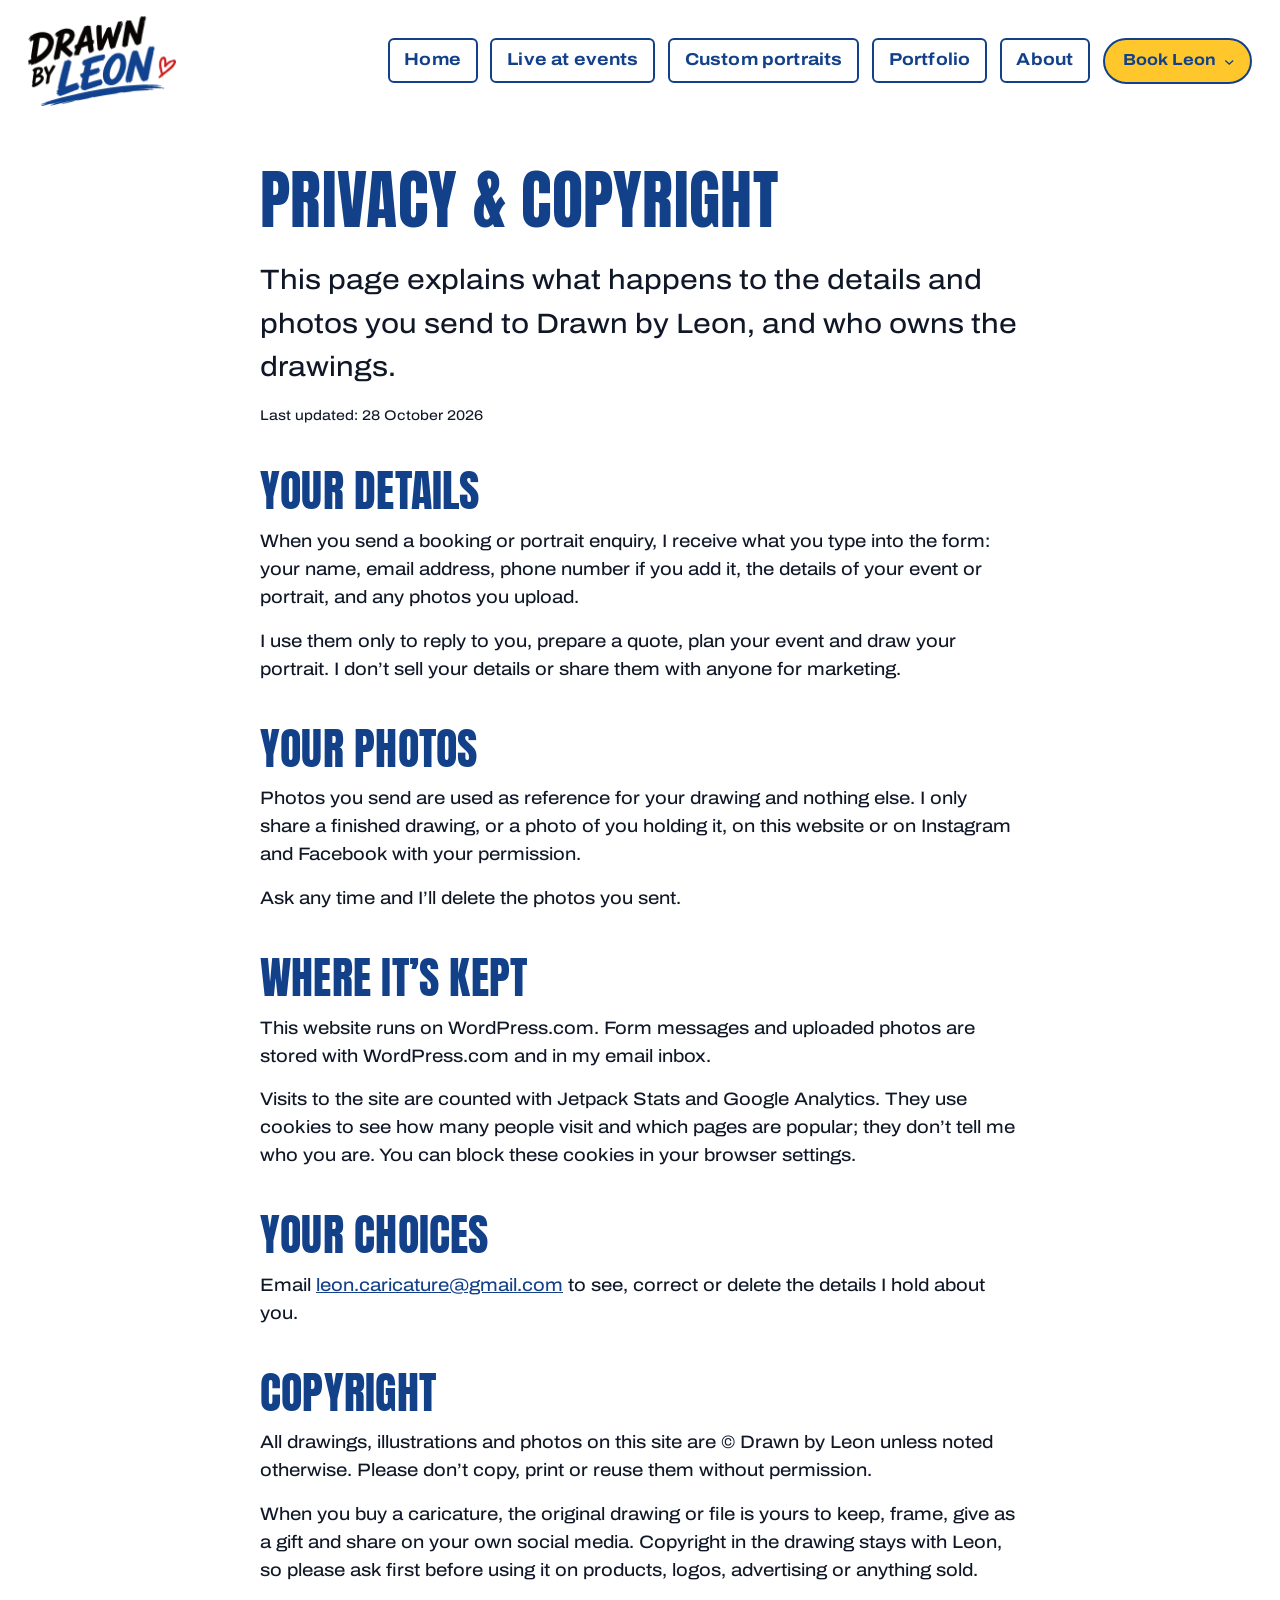
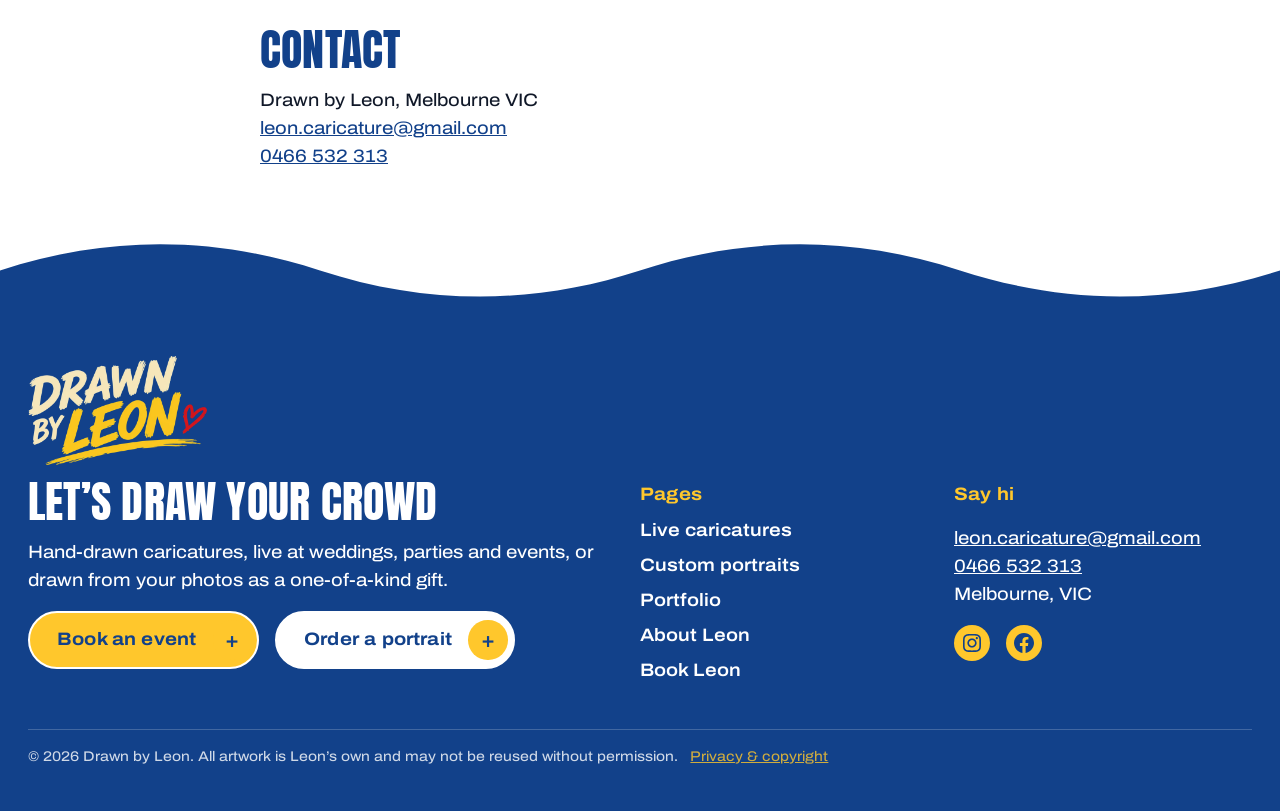
<file: privacy.html>
<!DOCTYPE html>
<html lang="en-US">
<head>

	<meta charset="UTF-8" />
	<meta name="viewport" content="width=device-width, initial-scale=1" />
<meta name='robots' content='max-image-preview:large' />
<title>Privacy & Copyright | Drawn by Leon</title>
<meta name="description" content="How Drawn by Leon looks after the details and photos you send, and who owns the drawings." />
<link rel="alternate" type="application/rss+xml" title="Drawn by Leon &raquo; Feed" href="feed/" />
<link rel="alternate" type="application/rss+xml" title="Drawn by Leon &raquo; Comments Feed" href="comments/feed/" />
<link rel="alternate" title="oEmbed (JSON)" type="application/json+oembed" href="wp-json/oembed/1.0/embed" />
<link rel="alternate" title="oEmbed (XML)" type="text/xml+oembed" href="wp-json/oembed/1.0/embed" />
<style id='wp-img-auto-sizes-contain-inline-css'>
img:is([sizes=auto i],[sizes^="auto," i]){contain-intrinsic-size:3000px 1500px}
/*# sourceURL=wp-img-auto-sizes-contain-inline-css */
</style>
<style id='wp-block-site-logo-inline-css'>
.wp-block-site-logo{box-sizing:border-box;line-height:0}.wp-block-site-logo a{display:inline-block;line-height:0}.wp-block-site-logo.is-default-size img{height:auto;width:120px}.wp-block-site-logo img{height:auto;max-width:100%}.wp-block-site-logo a,.wp-block-site-logo img{border-radius:inherit}.wp-block-site-logo.aligncenter{margin-left:auto;margin-right:auto;text-align:center}:root :where(.wp-block-site-logo.is-style-rounded){border-radius:9999px}
/*# sourceURL=wp-includes/blocks/site-logo/style.min.css */
</style>
<style id='wp-block-button-inline-css'>
.wp-block-button__link{align-content:center;box-sizing:border-box;cursor:pointer;display:inline-block;height:100%;text-align:center;word-break:break-word}.wp-block-button__link.aligncenter{text-align:center}.wp-block-button__link.alignright{text-align:right}:where(.wp-block-button__link){border-radius:9999px;box-shadow:none;padding:calc(.667em + 2px) calc(1.333em + 2px);text-decoration:none}.wp-block-button[style*=text-decoration] .wp-block-button__link{text-decoration:inherit}.wp-block-buttons>.wp-block-button.has-custom-width{max-width:none}.wp-block-buttons>.wp-block-button.has-custom-width .wp-block-button__link{width:100%}.wp-block-buttons>.wp-block-button.has-custom-font-size .wp-block-button__link{font-size:inherit}.wp-block-buttons>.wp-block-button.wp-block-button__width-25{width:calc(25% - var(--wp--style--block-gap, .5em)*.75)}.wp-block-buttons>.wp-block-button.wp-block-button__width-50{width:calc(50% - var(--wp--style--block-gap, .5em)*.5)}.wp-block-buttons>.wp-block-button.wp-block-button__width-75{width:calc(75% - var(--wp--style--block-gap, .5em)*.25)}.wp-block-buttons>.wp-block-button.wp-block-button__width-100{flex-basis:100%;width:100%}.wp-block-buttons.is-vertical>.wp-block-button.wp-block-button__width-25{width:25%}.wp-block-buttons.is-vertical>.wp-block-button.wp-block-button__width-50{width:50%}.wp-block-buttons.is-vertical>.wp-block-button.wp-block-button__width-75{width:75%}.wp-block-button.is-style-squared,.wp-block-button__link.wp-block-button.is-style-squared{border-radius:0}.wp-block-button.no-border-radius,.wp-block-button__link.no-border-radius{border-radius:0!important}:root :where(.wp-block-button .wp-block-button__link.is-style-outline),:root :where(.wp-block-button.is-style-outline>.wp-block-button__link){border:2px solid;padding:.667em 1.333em}:root :where(.wp-block-button .wp-block-button__link.is-style-outline:not(.has-text-color)),:root :where(.wp-block-button.is-style-outline>.wp-block-button__link:not(.has-text-color)){color:currentColor}:root :where(.wp-block-button .wp-block-button__link.is-style-outline:not(.has-background)),:root :where(.wp-block-button.is-style-outline>.wp-block-button__link:not(.has-background)){background-color:initial;background-image:none}
/*# sourceURL=wp-includes/blocks/button/style.min.css */
</style>
<style id='wp-block-buttons-inline-css'>
.wp-block-buttons{box-sizing:border-box}.wp-block-buttons.is-vertical{flex-direction:column}.wp-block-buttons.is-vertical>.wp-block-button:last-child{margin-bottom:0}.wp-block-buttons>.wp-block-button{display:inline-block;margin:0}.wp-block-buttons.is-content-justification-left{justify-content:flex-start}.wp-block-buttons.is-content-justification-left.is-vertical{align-items:flex-start}.wp-block-buttons.is-content-justification-center{justify-content:center}.wp-block-buttons.is-content-justification-center.is-vertical{align-items:center}.wp-block-buttons.is-content-justification-right{justify-content:flex-end}.wp-block-buttons.is-content-justification-right.is-vertical{align-items:flex-end}.wp-block-buttons.is-content-justification-space-between{justify-content:space-between}.wp-block-buttons.aligncenter{text-align:center}.wp-block-buttons:not(.is-content-justification-space-between,.is-content-justification-right,.is-content-justification-left,.is-content-justification-center) .wp-block-button.aligncenter{margin-left:auto;margin-right:auto;width:100%}.wp-block-buttons[style*=text-decoration] .wp-block-button,.wp-block-buttons[style*=text-decoration] .wp-block-button__link{text-decoration:inherit}.wp-block-buttons.has-custom-font-size .wp-block-button__link{font-size:inherit}.wp-block-buttons .wp-block-button__link{width:100%}.wp-block-button.aligncenter{text-align:center}
/*# sourceURL=wp-includes/blocks/buttons/style.min.css */
</style>
<style id='wp-block-navigation-link-inline-css'>
.wp-block-navigation .wp-block-navigation-item__label{overflow-wrap:break-word}.wp-block-navigation .wp-block-navigation-item__description{display:none}.link-ui-tools{outline:1px solid #f0f0f0;padding:8px}.link-ui-block-inserter{padding-top:8px}.link-ui-block-inserter__back{margin-left:8px;text-transform:uppercase}
/*# sourceURL=wp-includes/blocks/navigation-link/style.min.css */
</style>
<style id='wp-block-social-links-inline-css'>
.wp-block-social-links{background:none;box-sizing:border-box;margin-left:0;padding-left:0;padding-right:0;text-indent:0}.wp-block-social-links .wp-social-link a,.wp-block-social-links .wp-social-link a:hover{border-bottom:0;box-shadow:none;text-decoration:none}.wp-block-social-links .wp-social-link svg{height:1em;width:1em}.wp-block-social-links .wp-social-link span:not(.screen-reader-text){font-size:.65em;margin-left:.5em;margin-right:.5em}.wp-block-social-links.has-small-icon-size{font-size:16px}.wp-block-social-links,.wp-block-social-links.has-normal-icon-size{font-size:24px}.wp-block-social-links.has-large-icon-size{font-size:36px}.wp-block-social-links.has-huge-icon-size{font-size:48px}.wp-block-social-links.aligncenter{display:flex;justify-content:center}.wp-block-social-links.alignright{justify-content:flex-end}.wp-block-social-link{border-radius:9999px;display:block}@media not (prefers-reduced-motion){.wp-block-social-link{transition:transform .1s ease}}.wp-block-social-link{height:auto}.wp-block-social-link a{align-items:center;display:flex;line-height:0}.wp-block-social-link:hover{transform:scale(1.1)}.wp-block-social-links .wp-block-social-link.wp-social-link{display:inline-block;margin:0;padding:0}.wp-block-social-links .wp-block-social-link.wp-social-link .wp-block-social-link-anchor,.wp-block-social-links .wp-block-social-link.wp-social-link .wp-block-social-link-anchor svg,.wp-block-social-links .wp-block-social-link.wp-social-link .wp-block-social-link-anchor:active,.wp-block-social-links .wp-block-social-link.wp-social-link .wp-block-social-link-anchor:hover,.wp-block-social-links .wp-block-social-link.wp-social-link .wp-block-social-link-anchor:visited{color:currentColor;fill:currentColor}:where(.wp-block-social-links:not(.is-style-logos-only)) .wp-social-link{background-color:#f0f0f0;color:#444}:where(.wp-block-social-links:not(.is-style-logos-only)) .wp-social-link-amazon{background-color:#f90;color:#fff}:where(.wp-block-social-links:not(.is-style-logos-only)) .wp-social-link-bandcamp{background-color:#1ea0c3;color:#fff}:where(.wp-block-social-links:not(.is-style-logos-only)) .wp-social-link-behance{background-color:#0757fe;color:#fff}:where(.wp-block-social-links:not(.is-style-logos-only)) .wp-social-link-bluesky{background-color:#0a7aff;color:#fff}:where(.wp-block-social-links:not(.is-style-logos-only)) .wp-social-link-codepen{background-color:#1e1f26;color:#fff}:where(.wp-block-social-links:not(.is-style-logos-only)) .wp-social-link-deviantart{background-color:#02e49b;color:#fff}:where(.wp-block-social-links:not(.is-style-logos-only)) .wp-social-link-discord{background-color:#5865f2;color:#fff}:where(.wp-block-social-links:not(.is-style-logos-only)) .wp-social-link-dribbble{background-color:#e94c89;color:#fff}:where(.wp-block-social-links:not(.is-style-logos-only)) .wp-social-link-dropbox{background-color:#4280ff;color:#fff}:where(.wp-block-social-links:not(.is-style-logos-only)) .wp-social-link-etsy{background-color:#f45800;color:#fff}:where(.wp-block-social-links:not(.is-style-logos-only)) .wp-social-link-facebook{background-color:#0866ff;color:#fff}:where(.wp-block-social-links:not(.is-style-logos-only)) .wp-social-link-fivehundredpx{background-color:#000;color:#fff}:where(.wp-block-social-links:not(.is-style-logos-only)) .wp-social-link-flickr{background-color:#0461dd;color:#fff}:where(.wp-block-social-links:not(.is-style-logos-only)) .wp-social-link-foursquare{background-color:#e65678;color:#fff}:where(.wp-block-social-links:not(.is-style-logos-only)) .wp-social-link-github{background-color:#24292d;color:#fff}:where(.wp-block-social-links:not(.is-style-logos-only)) .wp-social-link-goodreads{background-color:#eceadd;color:#382110}:where(.wp-block-social-links:not(.is-style-logos-only)) .wp-social-link-google{background-color:#ea4434;color:#fff}:where(.wp-block-social-links:not(.is-style-logos-only)) .wp-social-link-gravatar{background-color:#1d4fc4;color:#fff}:where(.wp-block-social-links:not(.is-style-logos-only)) .wp-social-link-instagram{background-color:#f00075;color:#fff}:where(.wp-block-social-links:not(.is-style-logos-only)) .wp-social-link-lastfm{background-color:#e21b24;color:#fff}:where(.wp-block-social-links:not(.is-style-logos-only)) .wp-social-link-linkedin{background-color:#0d66c2;color:#fff}:where(.wp-block-social-links:not(.is-style-logos-only)) .wp-social-link-mastodon{background-color:#3288d4;color:#fff}:where(.wp-block-social-links:not(.is-style-logos-only)) .wp-social-link-medium{background-color:#000;color:#fff}:where(.wp-block-social-links:not(.is-style-logos-only)) .wp-social-link-meetup{background-color:#f6405f;color:#fff}:where(.wp-block-social-links:not(.is-style-logos-only)) .wp-social-link-patreon{background-color:#000;color:#fff}:where(.wp-block-social-links:not(.is-style-logos-only)) .wp-social-link-pinterest{background-color:#e60122;color:#fff}:where(.wp-block-social-links:not(.is-style-logos-only)) .wp-social-link-pocket{background-color:#ef4155;color:#fff}:where(.wp-block-social-links:not(.is-style-logos-only)) .wp-social-link-reddit{background-color:#ff4500;color:#fff}:where(.wp-block-social-links:not(.is-style-logos-only)) .wp-social-link-skype{background-color:#0478d7;color:#fff}:where(.wp-block-social-links:not(.is-style-logos-only)) .wp-social-link-snapchat{background-color:#fefc00;color:#fff;stroke:#000}:where(.wp-block-social-links:not(.is-style-logos-only)) .wp-social-link-soundcloud{background-color:#ff5600;color:#fff}:where(.wp-block-social-links:not(.is-style-logos-only)) .wp-social-link-spotify{background-color:#1bd760;color:#fff}:where(.wp-block-social-links:not(.is-style-logos-only)) .wp-social-link-telegram{background-color:#2aabee;color:#fff}:where(.wp-block-social-links:not(.is-style-logos-only)) .wp-social-link-threads{background-color:#000;color:#fff}:where(.wp-block-social-links:not(.is-style-logos-only)) .wp-social-link-tiktok{background-color:#000;color:#fff}:where(.wp-block-social-links:not(.is-style-logos-only)) .wp-social-link-tumblr{background-color:#011835;color:#fff}:where(.wp-block-social-links:not(.is-style-logos-only)) .wp-social-link-twitch{background-color:#6440a4;color:#fff}:where(.wp-block-social-links:not(.is-style-logos-only)) .wp-social-link-twitter{background-color:#1da1f2;color:#fff}:where(.wp-block-social-links:not(.is-style-logos-only)) .wp-social-link-vimeo{background-color:#1eb7ea;color:#fff}:where(.wp-block-social-links:not(.is-style-logos-only)) .wp-social-link-vk{background-color:#4680c2;color:#fff}:where(.wp-block-social-links:not(.is-style-logos-only)) .wp-social-link-wordpress{background-color:#3499cd;color:#fff}:where(.wp-block-social-links:not(.is-style-logos-only)) .wp-social-link-whatsapp{background-color:#25d366;color:#fff}:where(.wp-block-social-links:not(.is-style-logos-only)) .wp-social-link-x{background-color:#000;color:#fff}:where(.wp-block-social-links:not(.is-style-logos-only)) .wp-social-link-yelp{background-color:#d32422;color:#fff}:where(.wp-block-social-links:not(.is-style-logos-only)) .wp-social-link-youtube{background-color:red;color:#fff}:where(.wp-block-social-links.is-style-logos-only) .wp-social-link{background:none}:where(.wp-block-social-links.is-style-logos-only) .wp-social-link svg{height:1.25em;width:1.25em}:where(.wp-block-social-links.is-style-logos-only) .wp-social-link-amazon{color:#f90}:where(.wp-block-social-links.is-style-logos-only) .wp-social-link-bandcamp{color:#1ea0c3}:where(.wp-block-social-links.is-style-logos-only) .wp-social-link-behance{color:#0757fe}:where(.wp-block-social-links.is-style-logos-only) .wp-social-link-bluesky{color:#0a7aff}:where(.wp-block-social-links.is-style-logos-only) .wp-social-link-codepen{color:#1e1f26}:where(.wp-block-social-links.is-style-logos-only) .wp-social-link-deviantart{color:#02e49b}:where(.wp-block-social-links.is-style-logos-only) .wp-social-link-discord{color:#5865f2}:where(.wp-block-social-links.is-style-logos-only) .wp-social-link-dribbble{color:#e94c89}:where(.wp-block-social-links.is-style-logos-only) .wp-social-link-dropbox{color:#4280ff}:where(.wp-block-social-links.is-style-logos-only) .wp-social-link-etsy{color:#f45800}:where(.wp-block-social-links.is-style-logos-only) .wp-social-link-facebook{color:#0866ff}:where(.wp-block-social-links.is-style-logos-only) .wp-social-link-fivehundredpx{color:#000}:where(.wp-block-social-links.is-style-logos-only) .wp-social-link-flickr{color:#0461dd}:where(.wp-block-social-links.is-style-logos-only) .wp-social-link-foursquare{color:#e65678}:where(.wp-block-social-links.is-style-logos-only) .wp-social-link-github{color:#24292d}:where(.wp-block-social-links.is-style-logos-only) .wp-social-link-goodreads{color:#382110}:where(.wp-block-social-links.is-style-logos-only) .wp-social-link-google{color:#ea4434}:where(.wp-block-social-links.is-style-logos-only) .wp-social-link-gravatar{color:#1d4fc4}:where(.wp-block-social-links.is-style-logos-only) .wp-social-link-instagram{color:#f00075}:where(.wp-block-social-links.is-style-logos-only) .wp-social-link-lastfm{color:#e21b24}:where(.wp-block-social-links.is-style-logos-only) .wp-social-link-linkedin{color:#0d66c2}:where(.wp-block-social-links.is-style-logos-only) .wp-social-link-mastodon{color:#3288d4}:where(.wp-block-social-links.is-style-logos-only) .wp-social-link-medium{color:#000}:where(.wp-block-social-links.is-style-logos-only) .wp-social-link-meetup{color:#f6405f}:where(.wp-block-social-links.is-style-logos-only) .wp-social-link-patreon{color:#000}:where(.wp-block-social-links.is-style-logos-only) .wp-social-link-pinterest{color:#e60122}:where(.wp-block-social-links.is-style-logos-only) .wp-social-link-pocket{color:#ef4155}:where(.wp-block-social-links.is-style-logos-only) .wp-social-link-reddit{color:#ff4500}:where(.wp-block-social-links.is-style-logos-only) .wp-social-link-skype{color:#0478d7}:where(.wp-block-social-links.is-style-logos-only) .wp-social-link-snapchat{color:#fff;stroke:#000}:where(.wp-block-social-links.is-style-logos-only) .wp-social-link-soundcloud{color:#ff5600}:where(.wp-block-social-links.is-style-logos-only) .wp-social-link-spotify{color:#1bd760}:where(.wp-block-social-links.is-style-logos-only) .wp-social-link-telegram{color:#2aabee}:where(.wp-block-social-links.is-style-logos-only) .wp-social-link-threads{color:#000}:where(.wp-block-social-links.is-style-logos-only) .wp-social-link-tiktok{color:#000}:where(.wp-block-social-links.is-style-logos-only) .wp-social-link-tumblr{color:#011835}:where(.wp-block-social-links.is-style-logos-only) .wp-social-link-twitch{color:#6440a4}:where(.wp-block-social-links.is-style-logos-only) .wp-social-link-twitter{color:#1da1f2}:where(.wp-block-social-links.is-style-logos-only) .wp-social-link-vimeo{color:#1eb7ea}:where(.wp-block-social-links.is-style-logos-only) .wp-social-link-vk{color:#4680c2}:where(.wp-block-social-links.is-style-logos-only) .wp-social-link-whatsapp{color:#25d366}:where(.wp-block-social-links.is-style-logos-only) .wp-social-link-wordpress{color:#3499cd}:where(.wp-block-social-links.is-style-logos-only) .wp-social-link-x{color:#000}:where(.wp-block-social-links.is-style-logos-only) .wp-social-link-yelp{color:#d32422}:where(.wp-block-social-links.is-style-logos-only) .wp-social-link-youtube{color:red}.wp-block-social-links.is-style-pill-shape .wp-social-link{width:auto}:root :where(.wp-block-social-links .wp-social-link a){padding:.25em}:root :where(.wp-block-social-links.is-style-logos-only .wp-social-link a){padding:0}:root :where(.wp-block-social-links.is-style-pill-shape .wp-social-link a){padding-left:.6666666667em;padding-right:.6666666667em}.wp-block-social-links:not(.has-icon-color):not(.has-icon-background-color) .wp-social-link-snapchat .wp-block-social-link-label{color:#000}
/*# sourceURL=wp-includes/blocks/social-links/style.min.css */
</style>
<link rel='stylesheet' id='wp-block-navigation-css' href='wp-includes/blocks/navigation/style.min.css' media='all' />
<style id='wp-block-group-inline-css'>
.wp-block-group{box-sizing:border-box}:where(.wp-block-group.wp-block-group-is-layout-constrained){position:relative}
/*# sourceURL=wp-includes/blocks/group/style.min.css */
</style>
<style id='wp-block-paragraph-inline-css'>
.is-small-text{font-size:.875em}.is-regular-text{font-size:1em}.is-large-text{font-size:2.25em}.is-larger-text{font-size:3em}.has-drop-cap:not(:focus):first-letter{float:left;font-size:8.4em;font-style:normal;font-weight:100;line-height:.68;margin:.05em .1em 0 0;text-transform:uppercase}body.rtl .has-drop-cap:not(:focus):first-letter{float:none;margin-left:.1em}p.has-drop-cap.has-background{overflow:hidden}:root :where(p.has-background){padding:1.25em 2.375em}:where(p.has-text-color:not(.has-link-color)) a{color:inherit}p.has-text-align-left[style*="writing-mode:vertical-lr"],p.has-text-align-right[style*="writing-mode:vertical-rl"]{rotate:180deg}
/*# sourceURL=wp-includes/blocks/paragraph/style.min.css */
</style>
<style id='wp-block-heading-inline-css'>
h1:where(.wp-block-heading).has-background,h2:where(.wp-block-heading).has-background,h3:where(.wp-block-heading).has-background,h4:where(.wp-block-heading).has-background,h5:where(.wp-block-heading).has-background,h6:where(.wp-block-heading).has-background{padding:1.25em 2.375em}h1.has-text-align-left[style*=writing-mode]:where([style*=vertical-lr]),h1.has-text-align-right[style*=writing-mode]:where([style*=vertical-rl]),h2.has-text-align-left[style*=writing-mode]:where([style*=vertical-lr]),h2.has-text-align-right[style*=writing-mode]:where([style*=vertical-rl]),h3.has-text-align-left[style*=writing-mode]:where([style*=vertical-lr]),h3.has-text-align-right[style*=writing-mode]:where([style*=vertical-rl]),h4.has-text-align-left[style*=writing-mode]:where([style*=vertical-lr]),h4.has-text-align-right[style*=writing-mode]:where([style*=vertical-rl]),h5.has-text-align-left[style*=writing-mode]:where([style*=vertical-lr]),h5.has-text-align-right[style*=writing-mode]:where([style*=vertical-rl]),h6.has-text-align-left[style*=writing-mode]:where([style*=vertical-lr]),h6.has-text-align-right[style*=writing-mode]:where([style*=vertical-rl]){rotate:180deg}
/*# sourceURL=wp-includes/blocks/heading/style.min.css */
</style>
<style id='wp-block-image-inline-css'>
.wp-block-image>a,.wp-block-image>figure>a{display:inline-block}.wp-block-image img{box-sizing:border-box;height:auto;max-width:100%;vertical-align:bottom}@media not (prefers-reduced-motion){.wp-block-image img.hide{visibility:hidden}.wp-block-image img.show{animation:show-content-image .4s}}.wp-block-image[style*=border-radius] img,.wp-block-image[style*=border-radius]>a{border-radius:inherit}.wp-block-image.has-custom-border img{box-sizing:border-box}.wp-block-image.aligncenter{text-align:center}.wp-block-image.alignfull>a,.wp-block-image.alignwide>a{width:100%}.wp-block-image.alignfull img,.wp-block-image.alignwide img{height:auto;width:100%}.wp-block-image .aligncenter,.wp-block-image .alignleft,.wp-block-image .alignright,.wp-block-image.aligncenter,.wp-block-image.alignleft,.wp-block-image.alignright{display:table}.wp-block-image .aligncenter>figcaption,.wp-block-image .alignleft>figcaption,.wp-block-image .alignright>figcaption,.wp-block-image.aligncenter>figcaption,.wp-block-image.alignleft>figcaption,.wp-block-image.alignright>figcaption{caption-side:bottom;display:table-caption}.wp-block-image .alignleft{float:left;margin:.5em 1em .5em 0}.wp-block-image .alignright{float:right;margin:.5em 0 .5em 1em}.wp-block-image .aligncenter{margin-left:auto;margin-right:auto}.wp-block-image :where(figcaption){margin-bottom:1em;margin-top:.5em}.wp-block-image.is-style-circle-mask img{border-radius:9999px}@supports ((-webkit-mask-image:none) or (mask-image:none)) or (-webkit-mask-image:none){.wp-block-image.is-style-circle-mask img{border-radius:0;-webkit-mask-image:url('data:image/svg+xml;utf8,<svg viewBox="0 0 100 100" xmlns="http://www.w3.org/2000/svg"><circle cx="50" cy="50" r="50"/></svg>');mask-image:url('data:image/svg+xml;utf8,<svg viewBox="0 0 100 100" xmlns="http://www.w3.org/2000/svg"><circle cx="50" cy="50" r="50"/></svg>');mask-mode:alpha;-webkit-mask-position:center;mask-position:center;-webkit-mask-repeat:no-repeat;mask-repeat:no-repeat;-webkit-mask-size:contain;mask-size:contain}}:root :where(.wp-block-image.is-style-rounded img,.wp-block-image .is-style-rounded img){border-radius:9999px}.wp-block-image figure{margin:0}.wp-lightbox-container{display:flex;flex-direction:column;position:relative}.wp-lightbox-container img{cursor:zoom-in}.wp-lightbox-container img:hover+button{opacity:1}.wp-lightbox-container button{align-items:center;backdrop-filter:blur(16px) saturate(180%);background-color:#5a5a5a40;border:none;border-radius:4px;cursor:zoom-in;display:flex;height:20px;justify-content:center;opacity:0;padding:0;position:absolute;right:16px;text-align:center;top:16px;width:20px;z-index:100}@media not (prefers-reduced-motion){.wp-lightbox-container button{transition:opacity .2s ease}}.wp-lightbox-container button:focus-visible{outline:3px auto #5a5a5a40;outline:3px auto -webkit-focus-ring-color;outline-offset:3px}.wp-lightbox-container button:hover{cursor:pointer;opacity:1}.wp-lightbox-container button:focus{opacity:1}.wp-lightbox-container button:focus,.wp-lightbox-container button:hover,.wp-lightbox-container button:not(:hover):not(:active):not(.has-background){background-color:#5a5a5a40;border:none}.wp-lightbox-overlay{box-sizing:border-box;cursor:zoom-out;height:100vh;left:0;overflow:hidden;position:fixed;top:0;visibility:hidden;width:100%;z-index:100000}.wp-lightbox-overlay .close-button{align-items:center;cursor:pointer;display:flex;justify-content:center;min-height:40px;min-width:40px;padding:0;position:absolute;right:calc(env(safe-area-inset-right) + 16px);top:calc(env(safe-area-inset-top) + 16px);z-index:5000000}.wp-lightbox-overlay .close-button:focus,.wp-lightbox-overlay .close-button:hover,.wp-lightbox-overlay .close-button:not(:hover):not(:active):not(.has-background){background:none;border:none}.wp-lightbox-overlay .lightbox-image-container{height:var(--wp--lightbox-container-height);left:50%;overflow:hidden;position:absolute;top:50%;transform:translate(-50%,-50%);transform-origin:top left;width:var(--wp--lightbox-container-width);z-index:9999999999}.wp-lightbox-overlay .wp-block-image{align-items:center;box-sizing:border-box;display:flex;height:100%;justify-content:center;margin:0;position:relative;transform-origin:0 0;width:100%;z-index:3000000}.wp-lightbox-overlay .wp-block-image img{height:var(--wp--lightbox-image-height);min-height:var(--wp--lightbox-image-height);min-width:var(--wp--lightbox-image-width);width:var(--wp--lightbox-image-width)}.wp-lightbox-overlay .wp-block-image figcaption{display:none}.wp-lightbox-overlay button{background:none;border:none}.wp-lightbox-overlay .scrim{background-color:#fff;height:100%;opacity:.9;position:absolute;width:100%;z-index:2000000}.wp-lightbox-overlay.active{visibility:visible}@media not (prefers-reduced-motion){.wp-lightbox-overlay.active{animation:turn-on-visibility .25s both}.wp-lightbox-overlay.active img{animation:turn-on-visibility .35s both}.wp-lightbox-overlay.show-closing-animation:not(.active){animation:turn-off-visibility .35s both}.wp-lightbox-overlay.show-closing-animation:not(.active) img{animation:turn-off-visibility .25s both}.wp-lightbox-overlay.zoom.active{animation:none;opacity:1;visibility:visible}.wp-lightbox-overlay.zoom.active .lightbox-image-container{animation:lightbox-zoom-in .4s}.wp-lightbox-overlay.zoom.active .lightbox-image-container img{animation:none}.wp-lightbox-overlay.zoom.active .scrim{animation:turn-on-visibility .4s forwards}.wp-lightbox-overlay.zoom.show-closing-animation:not(.active){animation:none}.wp-lightbox-overlay.zoom.show-closing-animation:not(.active) .lightbox-image-container{animation:lightbox-zoom-out .4s}.wp-lightbox-overlay.zoom.show-closing-animation:not(.active) .lightbox-image-container img{animation:none}.wp-lightbox-overlay.zoom.show-closing-animation:not(.active) .scrim{animation:turn-off-visibility .4s forwards}}@keyframes show-content-image{0%{visibility:hidden}99%{visibility:hidden}to{visibility:visible}}@keyframes turn-on-visibility{0%{opacity:0}to{opacity:1}}@keyframes turn-off-visibility{0%{opacity:1;visibility:visible}99%{opacity:0;visibility:visible}to{opacity:0;visibility:hidden}}@keyframes lightbox-zoom-in{0%{transform:translate(calc((-100vw + var(--wp--lightbox-scrollbar-width))/2 + var(--wp--lightbox-initial-left-position)),calc(-50vh + var(--wp--lightbox-initial-top-position))) scale(var(--wp--lightbox-scale))}to{transform:translate(-50%,-50%) scale(1)}}@keyframes lightbox-zoom-out{0%{transform:translate(-50%,-50%) scale(1);visibility:visible}99%{visibility:visible}to{transform:translate(calc((-100vw + var(--wp--lightbox-scrollbar-width))/2 + var(--wp--lightbox-initial-left-position)),calc(-50vh + var(--wp--lightbox-initial-top-position))) scale(var(--wp--lightbox-scale));visibility:hidden}}
/*# sourceURL=wp-includes/blocks/image/style.min.css */
</style>
<style id='wp-block-columns-inline-css'>
.wp-block-columns{box-sizing:border-box;display:flex;flex-wrap:wrap!important}@media (min-width:782px){.wp-block-columns{flex-wrap:nowrap!important}}.wp-block-columns{align-items:normal!important}.wp-block-columns.are-vertically-aligned-top{align-items:flex-start}.wp-block-columns.are-vertically-aligned-center{align-items:center}.wp-block-columns.are-vertically-aligned-bottom{align-items:flex-end}@media (max-width:781px){.wp-block-columns:not(.is-not-stacked-on-mobile)>.wp-block-column{flex-basis:100%!important}}@media (min-width:782px){.wp-block-columns:not(.is-not-stacked-on-mobile)>.wp-block-column{flex-basis:0;flex-grow:1}.wp-block-columns:not(.is-not-stacked-on-mobile)>.wp-block-column[style*=flex-basis]{flex-grow:0}}.wp-block-columns.is-not-stacked-on-mobile{flex-wrap:nowrap!important}.wp-block-columns.is-not-stacked-on-mobile>.wp-block-column{flex-basis:0;flex-grow:1}.wp-block-columns.is-not-stacked-on-mobile>.wp-block-column[style*=flex-basis]{flex-grow:0}:where(.wp-block-columns){margin-bottom:1.75em}:where(.wp-block-columns.has-background){padding:1.25em 2.375em}.wp-block-column{flex-grow:1;min-width:0;overflow-wrap:break-word;word-break:break-word}.wp-block-column.is-vertically-aligned-top{align-self:flex-start}.wp-block-column.is-vertically-aligned-center{align-self:center}.wp-block-column.is-vertically-aligned-bottom{align-self:flex-end}.wp-block-column.is-vertically-aligned-stretch{align-self:stretch}.wp-block-column.is-vertically-aligned-bottom,.wp-block-column.is-vertically-aligned-center,.wp-block-column.is-vertically-aligned-top{width:100%}
/*# sourceURL=wp-includes/blocks/columns/style.min.css */
</style>
<style id='wp-block-post-content-inline-css'>
.wp-block-post-content{display:flow-root}
/*# sourceURL=wp-includes/blocks/post-content/style.min.css */
</style>
<style id='wp-block-list-inline-css'>
ol,ul{box-sizing:border-box}:root :where(.wp-block-list.has-background){padding:1.25em 2.375em}
/*# sourceURL=wp-includes/blocks/list/style.min.css */
</style>
<style id='wp-emoji-styles-inline-css'>

	img.wp-smiley, img.emoji {
		display: inline !important;
		border: none !important;
		box-shadow: none !important;
		height: 1em !important;
		width: 1em !important;
		margin: 0 0.07em !important;
		vertical-align: -0.1em !important;
		background: none !important;
		padding: 0 !important;
	}
/*# sourceURL=wp-emoji-styles-inline-css */
</style>
<style id='wp-block-library-inline-css'>
:root{--wp-block-synced-color:#7a00df;--wp-block-synced-color--rgb:122,0,223;--wp-bound-block-color:var(--wp-block-synced-color);--wp-editor-canvas-background:#ddd;--wp-admin-theme-color:#007cba;--wp-admin-theme-color--rgb:0,124,186;--wp-admin-theme-color-darker-10:#006ba1;--wp-admin-theme-color-darker-10--rgb:0,107,160.5;--wp-admin-theme-color-darker-20:#005a87;--wp-admin-theme-color-darker-20--rgb:0,90,135;--wp-admin-border-width-focus:2px}@media (min-resolution:192dpi){:root{--wp-admin-border-width-focus:1.5px}}.wp-element-button{cursor:pointer}:root .has-very-light-gray-background-color{background-color:#eee}:root .has-very-dark-gray-background-color{background-color:#313131}:root .has-very-light-gray-color{color:#eee}:root .has-very-dark-gray-color{color:#313131}:root .has-vivid-green-cyan-to-vivid-cyan-blue-gradient-background{background:linear-gradient(135deg,#00d084,#0693e3)}:root .has-purple-crush-gradient-background{background:linear-gradient(135deg,#34e2e4,#4721fb 50%,#ab1dfe)}:root .has-hazy-dawn-gradient-background{background:linear-gradient(135deg,#faaca8,#dad0ec)}:root .has-subdued-olive-gradient-background{background:linear-gradient(135deg,#fafae1,#67a671)}:root .has-atomic-cream-gradient-background{background:linear-gradient(135deg,#fdd79a,#004a59)}:root .has-nightshade-gradient-background{background:linear-gradient(135deg,#330968,#31cdcf)}:root .has-midnight-gradient-background{background:linear-gradient(135deg,#020381,#2874fc)}:root{--wp--preset--font-size--normal:16px;--wp--preset--font-size--huge:42px}.has-regular-font-size{font-size:1em}.has-larger-font-size{font-size:2.625em}.has-normal-font-size{font-size:var(--wp--preset--font-size--normal)}.has-huge-font-size{font-size:var(--wp--preset--font-size--huge)}.has-text-align-center{text-align:center}.has-text-align-left{text-align:left}.has-text-align-right{text-align:right}.has-fit-text{white-space:nowrap!important}#end-resizable-editor-section{display:none}.aligncenter{clear:both}.items-justified-left{justify-content:flex-start}.items-justified-center{justify-content:center}.items-justified-right{justify-content:flex-end}.items-justified-space-between{justify-content:space-between}.screen-reader-text{border:0;clip-path:inset(50%);height:1px;margin:-1px;overflow:hidden;padding:0;position:absolute;width:1px;word-wrap:normal!important}.screen-reader-text:focus{background-color:#ddd;clip-path:none;color:#444;display:block;font-size:1em;height:auto;left:5px;line-height:normal;padding:15px 23px 14px;text-decoration:none;top:5px;width:auto;z-index:100000}html :where(.has-border-color){border-style:solid}html :where([style*=border-top-color]){border-top-style:solid}html :where([style*=border-right-color]){border-right-style:solid}html :where([style*=border-bottom-color]){border-bottom-style:solid}html :where([style*=border-left-color]){border-left-style:solid}html :where([style*=border-width]){border-style:solid}html :where([style*=border-top-width]){border-top-style:solid}html :where([style*=border-right-width]){border-right-style:solid}html :where([style*=border-bottom-width]){border-bottom-style:solid}html :where([style*=border-left-width]){border-left-style:solid}html :where(img[class*=wp-image-]){height:auto;max-width:100%}:where(figure){margin:0 0 1em}html :where(.is-position-sticky){--wp-admin--admin-bar--position-offset:var(--wp-admin--admin-bar--height,0px)}@media screen and (max-width:600px){html :where(.is-position-sticky){--wp-admin--admin-bar--position-offset:0px}}
/*# sourceURL=/wp-includes/css/dist/block-library/common.min.css */
</style>
<style id='global-styles-inline-css'>
:root{--wp--preset--aspect-ratio--square: 1;--wp--preset--aspect-ratio--4-3: 4/3;--wp--preset--aspect-ratio--3-4: 3/4;--wp--preset--aspect-ratio--3-2: 3/2;--wp--preset--aspect-ratio--2-3: 2/3;--wp--preset--aspect-ratio--16-9: 16/9;--wp--preset--aspect-ratio--9-16: 9/16;--wp--preset--color--black: #000000;--wp--preset--color--cyan-bluish-gray: #abb8c3;--wp--preset--color--white: #FFFFFF;--wp--preset--color--pale-pink: #f78da7;--wp--preset--color--vivid-red: #cf2e2e;--wp--preset--color--luminous-vivid-orange: #ff6900;--wp--preset--color--luminous-vivid-amber: #fcb900;--wp--preset--color--light-green-cyan: #7bdcb5;--wp--preset--color--vivid-green-cyan: #00d084;--wp--preset--color--pale-cyan-blue: #8ed1fc;--wp--preset--color--vivid-cyan-blue: #0693e3;--wp--preset--color--vivid-purple: #9b51e0;--wp--preset--color--yellow: #FFC72C;--wp--preset--color--yellow-soft: #FFF4D1;--wp--preset--color--navy: #12418A;--wp--preset--color--navy-soft: #0057B8;--wp--preset--color--red: #CA1C1C;--wp--preset--color--ink: #101828;--wp--preset--color--paper: #FFFFFF;--wp--preset--gradient--vivid-cyan-blue-to-vivid-purple: linear-gradient(135deg,rgb(6,147,227) 0%,rgb(155,81,224) 100%);--wp--preset--gradient--light-green-cyan-to-vivid-green-cyan: linear-gradient(135deg,rgb(122,220,180) 0%,rgb(0,208,130) 100%);--wp--preset--gradient--luminous-vivid-amber-to-luminous-vivid-orange: linear-gradient(135deg,rgb(252,185,0) 0%,rgb(255,105,0) 100%);--wp--preset--gradient--luminous-vivid-orange-to-vivid-red: linear-gradient(135deg,rgb(255,105,0) 0%,rgb(207,46,46) 100%);--wp--preset--gradient--very-light-gray-to-cyan-bluish-gray: linear-gradient(135deg,rgb(238,238,238) 0%,rgb(169,184,195) 100%);--wp--preset--gradient--cool-to-warm-spectrum: linear-gradient(135deg,rgb(74,234,220) 0%,rgb(151,120,209) 20%,rgb(207,42,186) 40%,rgb(238,44,130) 60%,rgb(251,105,98) 80%,rgb(254,248,76) 100%);--wp--preset--gradient--blush-light-purple: linear-gradient(135deg,rgb(255,206,236) 0%,rgb(152,150,240) 100%);--wp--preset--gradient--blush-bordeaux: linear-gradient(135deg,rgb(254,205,165) 0%,rgb(254,45,45) 50%,rgb(107,0,62) 100%);--wp--preset--gradient--luminous-dusk: linear-gradient(135deg,rgb(255,203,112) 0%,rgb(199,81,192) 50%,rgb(65,88,208) 100%);--wp--preset--gradient--pale-ocean: linear-gradient(135deg,rgb(255,245,203) 0%,rgb(182,227,212) 50%,rgb(51,167,181) 100%);--wp--preset--gradient--electric-grass: linear-gradient(135deg,rgb(202,248,128) 0%,rgb(113,206,126) 100%);--wp--preset--gradient--midnight: linear-gradient(135deg,rgb(2,3,129) 0%,rgb(40,116,252) 100%);--wp--preset--font-size--small: 0.875rem;--wp--preset--font-size--medium: clamp(1rem, 1rem + ((1vw - 0.2rem) * 0.217), 1.125rem);--wp--preset--font-size--large: clamp(1.25rem, 1.25rem + ((1vw - 0.2rem) * 0.87), 1.75rem);--wp--preset--font-size--x-large: clamp(1.75rem, 1.75rem + ((1vw - 0.2rem) * 1.739), 2.75rem);--wp--preset--font-size--xx-large: clamp(2.25rem, 2.25rem + ((1vw - 0.2rem) * 3.043), 4rem);--wp--preset--font-size--giant: clamp(3rem, 3rem + ((1vw - 0.2rem) * 6.087), 6.5rem);--wp--preset--font-family--display: Anton, Impact, "Arial Narrow", sans-serif;--wp--preset--font-family--body: Archivo, ui-sans-serif, system-ui, sans-serif;--wp--preset--font-family--hand: "Permanent Marker", "Comic Sans MS", cursive;--wp--preset--spacing--20: 0.5rem;--wp--preset--spacing--30: 1rem;--wp--preset--spacing--40: clamp(1.25rem, 2.5vw, 1.75rem);--wp--preset--spacing--50: clamp(1.75rem, 4vw, 2.75rem);--wp--preset--spacing--60: clamp(2.5rem, 6vw, 4.5rem);--wp--preset--spacing--70: clamp(3.5rem, 9vw, 7rem);--wp--preset--spacing--80: 5.06rem;--wp--preset--shadow--natural: 6px 6px 9px rgba(0, 0, 0, 0.2);--wp--preset--shadow--deep: 12px 12px 50px rgba(0, 0, 0, 0.4);--wp--preset--shadow--sharp: 6px 6px 0px rgba(0, 0, 0, 0.2);--wp--preset--shadow--outlined: 6px 6px 0px -3px rgb(255, 255, 255), 6px 6px rgb(0, 0, 0);--wp--preset--shadow--crisp: 6px 6px 0px rgb(0, 0, 0);--wp--preset--shadow--sketch: 6px 6px 0 0 #12418A;}:root { --wp--style--global--content-size: 720px;--wp--style--global--wide-size: 1240px; }:where(body) { margin: 0; }.wp-site-blocks { padding-top: var(--wp--style--root--padding-top); padding-bottom: var(--wp--style--root--padding-bottom); }.has-global-padding { padding-right: var(--wp--style--root--padding-right); padding-left: var(--wp--style--root--padding-left); }.has-global-padding > .alignfull { margin-right: calc(var(--wp--style--root--padding-right) * -1); margin-left: calc(var(--wp--style--root--padding-left) * -1); }.has-global-padding :where(:not(.alignfull.is-layout-flow) > .has-global-padding:not(.wp-block-block, .alignfull)) { padding-right: 0; padding-left: 0; }.has-global-padding :where(:not(.alignfull.is-layout-flow) > .has-global-padding:not(.wp-block-block, .alignfull)) > .alignfull { margin-left: 0; margin-right: 0; }.wp-site-blocks > .alignleft { float: left; margin-right: 2em; }.wp-site-blocks > .alignright { float: right; margin-left: 2em; }.wp-site-blocks > .aligncenter { justify-content: center; margin-left: auto; margin-right: auto; }:where(.wp-site-blocks) > * { margin-block-start: var(--wp--preset--spacing--30); margin-block-end: 0; }:where(.wp-site-blocks) > :first-child { margin-block-start: 0; }:where(.wp-site-blocks) > :last-child { margin-block-end: 0; }:root { --wp--style--block-gap: var(--wp--preset--spacing--30); }:root :where(.is-layout-flow) > :first-child{margin-block-start: 0;}:root :where(.is-layout-flow) > :last-child{margin-block-end: 0;}:root :where(.is-layout-flow) > *{margin-block-start: var(--wp--preset--spacing--30);margin-block-end: 0;}:root :where(.is-layout-constrained) > :first-child{margin-block-start: 0;}:root :where(.is-layout-constrained) > :last-child{margin-block-end: 0;}:root :where(.is-layout-constrained) > *{margin-block-start: var(--wp--preset--spacing--30);margin-block-end: 0;}:root :where(.is-layout-flex){gap: var(--wp--preset--spacing--30);}:root :where(.is-layout-grid){gap: var(--wp--preset--spacing--30);}.is-layout-flow > .alignleft{float: left;margin-inline-start: 0;margin-inline-end: 2em;}.is-layout-flow > .alignright{float: right;margin-inline-start: 2em;margin-inline-end: 0;}.is-layout-flow > .aligncenter{margin-left: auto !important;margin-right: auto !important;}.is-layout-constrained > .alignleft{float: left;margin-inline-start: 0;margin-inline-end: 2em;}.is-layout-constrained > .alignright{float: right;margin-inline-start: 2em;margin-inline-end: 0;}.is-layout-constrained > .aligncenter{margin-left: auto !important;margin-right: auto !important;}.is-layout-constrained > :where(:not(.alignleft):not(.alignright):not(.alignfull)){max-width: var(--wp--style--global--content-size);margin-left: auto !important;margin-right: auto !important;}.is-layout-constrained > .alignwide{max-width: var(--wp--style--global--wide-size);}body .is-layout-flex{display: flex;}.is-layout-flex{flex-wrap: wrap;align-items: center;}.is-layout-flex > :is(*, div){margin: 0;}body .is-layout-grid{display: grid;}.is-layout-grid > :is(*, div){margin: 0;}body{background-color: var(--wp--preset--color--paper);color: var(--wp--preset--color--ink);font-family: var(--wp--preset--font-family--body);font-size: var(--wp--preset--font-size--medium);font-weight: 450;line-height: 1.55;--wp--style--root--padding-top: 0px;--wp--style--root--padding-right: var(--wp--preset--spacing--40);--wp--style--root--padding-bottom: 0px;--wp--style--root--padding-left: var(--wp--preset--spacing--40);}a:where(:not(.wp-element-button)){color: var(--wp--preset--color--navy);text-decoration: underline;}:root :where(a:where(:not(.wp-element-button)):hover){color: var(--wp--preset--color--navy-soft);}h1, h2, h3, h4, h5, h6{color: var(--wp--preset--color--navy);font-family: var(--wp--preset--font-family--display);font-weight: 400;letter-spacing: 0.005em;line-height: 0.95;text-transform: uppercase;}h1{font-size: var(--wp--preset--font-size--xx-large);}h2{font-size: var(--wp--preset--font-size--x-large);}h3{font-size: var(--wp--preset--font-size--large);}:root :where(.wp-element-button, .wp-block-button__link){background-color: var(--wp--preset--color--white);border-radius: 999px;border-color: var(--wp--preset--color--navy);border-width: 2px;border-style: solid;color: var(--wp--preset--color--navy);font-family: var(--wp--preset--font-family--body);font-size: var(--wp--preset--font-size--small);font-style: inherit;font-weight: 700;letter-spacing: 0.06em;line-height: inherit;padding-top: 0.75em;padding-right: 1.5em;padding-bottom: 0.75em;padding-left: 1.5em;text-decoration: none;text-transform: uppercase;}:root :where(.wp-element-button:hover, .wp-block-button__link:hover){background-color: var(--wp--preset--color--navy);color: var(--wp--preset--color--white);}:root :where(.wp-element-button:focus, .wp-block-button__link:focus){background-color: var(--wp--preset--color--navy);color: var(--wp--preset--color--white);}:root :where(.wp-element-caption, .wp-block-audio figcaption, .wp-block-embed figcaption, .wp-block-gallery figcaption, .wp-block-image figcaption, .wp-block-table figcaption, .wp-block-video figcaption){color: var(--wp--preset--color--navy-soft);font-size: var(--wp--preset--font-size--small);}.has-black-color{color: var(--wp--preset--color--black) !important;}.has-cyan-bluish-gray-color{color: var(--wp--preset--color--cyan-bluish-gray) !important;}.has-white-color{color: var(--wp--preset--color--white) !important;}.has-pale-pink-color{color: var(--wp--preset--color--pale-pink) !important;}.has-vivid-red-color{color: var(--wp--preset--color--vivid-red) !important;}.has-luminous-vivid-orange-color{color: var(--wp--preset--color--luminous-vivid-orange) !important;}.has-luminous-vivid-amber-color{color: var(--wp--preset--color--luminous-vivid-amber) !important;}.has-light-green-cyan-color{color: var(--wp--preset--color--light-green-cyan) !important;}.has-vivid-green-cyan-color{color: var(--wp--preset--color--vivid-green-cyan) !important;}.has-pale-cyan-blue-color{color: var(--wp--preset--color--pale-cyan-blue) !important;}.has-vivid-cyan-blue-color{color: var(--wp--preset--color--vivid-cyan-blue) !important;}.has-vivid-purple-color{color: var(--wp--preset--color--vivid-purple) !important;}.has-yellow-color{color: var(--wp--preset--color--yellow) !important;}.has-yellow-soft-color{color: var(--wp--preset--color--yellow-soft) !important;}.has-navy-color{color: var(--wp--preset--color--navy) !important;}.has-navy-soft-color{color: var(--wp--preset--color--navy-soft) !important;}.has-red-color{color: var(--wp--preset--color--red) !important;}.has-ink-color{color: var(--wp--preset--color--ink) !important;}.has-paper-color{color: var(--wp--preset--color--paper) !important;}.has-black-background-color{background-color: var(--wp--preset--color--black) !important;}.has-cyan-bluish-gray-background-color{background-color: var(--wp--preset--color--cyan-bluish-gray) !important;}.has-white-background-color{background-color: var(--wp--preset--color--white) !important;}.has-pale-pink-background-color{background-color: var(--wp--preset--color--pale-pink) !important;}.has-vivid-red-background-color{background-color: var(--wp--preset--color--vivid-red) !important;}.has-luminous-vivid-orange-background-color{background-color: var(--wp--preset--color--luminous-vivid-orange) !important;}.has-luminous-vivid-amber-background-color{background-color: var(--wp--preset--color--luminous-vivid-amber) !important;}.has-light-green-cyan-background-color{background-color: var(--wp--preset--color--light-green-cyan) !important;}.has-vivid-green-cyan-background-color{background-color: var(--wp--preset--color--vivid-green-cyan) !important;}.has-pale-cyan-blue-background-color{background-color: var(--wp--preset--color--pale-cyan-blue) !important;}.has-vivid-cyan-blue-background-color{background-color: var(--wp--preset--color--vivid-cyan-blue) !important;}.has-vivid-purple-background-color{background-color: var(--wp--preset--color--vivid-purple) !important;}.has-yellow-background-color{background-color: var(--wp--preset--color--yellow) !important;}.has-yellow-soft-background-color{background-color: var(--wp--preset--color--yellow-soft) !important;}.has-navy-background-color{background-color: var(--wp--preset--color--navy) !important;}.has-navy-soft-background-color{background-color: var(--wp--preset--color--navy-soft) !important;}.has-red-background-color{background-color: var(--wp--preset--color--red) !important;}.has-ink-background-color{background-color: var(--wp--preset--color--ink) !important;}.has-paper-background-color{background-color: var(--wp--preset--color--paper) !important;}.has-black-border-color{border-color: var(--wp--preset--color--black) !important;}.has-cyan-bluish-gray-border-color{border-color: var(--wp--preset--color--cyan-bluish-gray) !important;}.has-white-border-color{border-color: var(--wp--preset--color--white) !important;}.has-pale-pink-border-color{border-color: var(--wp--preset--color--pale-pink) !important;}.has-vivid-red-border-color{border-color: var(--wp--preset--color--vivid-red) !important;}.has-luminous-vivid-orange-border-color{border-color: var(--wp--preset--color--luminous-vivid-orange) !important;}.has-luminous-vivid-amber-border-color{border-color: var(--wp--preset--color--luminous-vivid-amber) !important;}.has-light-green-cyan-border-color{border-color: var(--wp--preset--color--light-green-cyan) !important;}.has-vivid-green-cyan-border-color{border-color: var(--wp--preset--color--vivid-green-cyan) !important;}.has-pale-cyan-blue-border-color{border-color: var(--wp--preset--color--pale-cyan-blue) !important;}.has-vivid-cyan-blue-border-color{border-color: var(--wp--preset--color--vivid-cyan-blue) !important;}.has-vivid-purple-border-color{border-color: var(--wp--preset--color--vivid-purple) !important;}.has-yellow-border-color{border-color: var(--wp--preset--color--yellow) !important;}.has-yellow-soft-border-color{border-color: var(--wp--preset--color--yellow-soft) !important;}.has-navy-border-color{border-color: var(--wp--preset--color--navy) !important;}.has-navy-soft-border-color{border-color: var(--wp--preset--color--navy-soft) !important;}.has-red-border-color{border-color: var(--wp--preset--color--red) !important;}.has-ink-border-color{border-color: var(--wp--preset--color--ink) !important;}.has-paper-border-color{border-color: var(--wp--preset--color--paper) !important;}.has-vivid-cyan-blue-to-vivid-purple-gradient-background{background: var(--wp--preset--gradient--vivid-cyan-blue-to-vivid-purple) !important;}.has-light-green-cyan-to-vivid-green-cyan-gradient-background{background: var(--wp--preset--gradient--light-green-cyan-to-vivid-green-cyan) !important;}.has-luminous-vivid-amber-to-luminous-vivid-orange-gradient-background{background: var(--wp--preset--gradient--luminous-vivid-amber-to-luminous-vivid-orange) !important;}.has-luminous-vivid-orange-to-vivid-red-gradient-background{background: var(--wp--preset--gradient--luminous-vivid-orange-to-vivid-red) !important;}.has-very-light-gray-to-cyan-bluish-gray-gradient-background{background: var(--wp--preset--gradient--very-light-gray-to-cyan-bluish-gray) !important;}.has-cool-to-warm-spectrum-gradient-background{background: var(--wp--preset--gradient--cool-to-warm-spectrum) !important;}.has-blush-light-purple-gradient-background{background: var(--wp--preset--gradient--blush-light-purple) !important;}.has-blush-bordeaux-gradient-background{background: var(--wp--preset--gradient--blush-bordeaux) !important;}.has-luminous-dusk-gradient-background{background: var(--wp--preset--gradient--luminous-dusk) !important;}.has-pale-ocean-gradient-background{background: var(--wp--preset--gradient--pale-ocean) !important;}.has-electric-grass-gradient-background{background: var(--wp--preset--gradient--electric-grass) !important;}.has-midnight-gradient-background{background: var(--wp--preset--gradient--midnight) !important;}.has-small-font-size{font-size: var(--wp--preset--font-size--small) !important;}.has-medium-font-size{font-size: var(--wp--preset--font-size--medium) !important;}.has-large-font-size{font-size: var(--wp--preset--font-size--large) !important;}.has-x-large-font-size{font-size: var(--wp--preset--font-size--x-large) !important;}.has-xx-large-font-size{font-size: var(--wp--preset--font-size--xx-large) !important;}.has-giant-font-size{font-size: var(--wp--preset--font-size--giant) !important;}.has-display-font-family{font-family: var(--wp--preset--font-family--display) !important;}.has-body-font-family{font-family: var(--wp--preset--font-family--body) !important;}.has-hand-font-family{font-family: var(--wp--preset--font-family--hand) !important;}
:root :where(.wp-block-navigation){font-family: var(--wp--preset--font-family--body);font-size: var(--wp--preset--font-size--small);font-weight: 700;letter-spacing: 0.06em;text-transform: uppercase;}
:root :where(.wp-block-image img, .wp-block-image .wp-block-image__crop-area, .wp-block-image .components-placeholder){border-radius: 18px;}
/*# sourceURL=global-styles-inline-css */
</style>
<style id='core-block-supports-inline-css'>
.wp-container-core-social-links-is-layout-fe9cc265{flex-direction:column;align-items:flex-start;}.wp-container-core-navigation-is-layout-d445cf74{justify-content:flex-end;}.wp-container-core-group-is-layout-fc054d2d{flex-wrap:nowrap;gap:var(--wp--preset--spacing--30);}.wp-container-core-group-is-layout-cb46ffcb{flex-wrap:nowrap;justify-content:space-between;}.wp-container-core-group-is-layout-cfefb5e5 > :where(:not(.alignleft):not(.alignright):not(.alignfull)){max-width:1240px;margin-left:auto !important;margin-right:auto !important;}.wp-container-core-group-is-layout-cfefb5e5 > .alignwide{max-width:1240px;}.wp-container-core-group-is-layout-cfefb5e5 .alignfull{max-width:none;}.wp-container-core-columns-is-layout-449d607c{flex-wrap:nowrap;gap:var(--wp--preset--spacing--50) var(--wp--preset--spacing--60);}.wp-container-core-group-is-layout-6051b541 > :where(:not(.alignleft):not(.alignright):not(.alignfull)){max-width:1240px;margin-left:auto !important;margin-right:auto !important;}.wp-container-core-group-is-layout-6051b541 > .alignwide{max-width:1240px;}.wp-container-core-group-is-layout-6051b541 .alignfull{max-width:none;}.wp-container-core-group-is-layout-122ae696 > :where(:not(.alignleft):not(.alignright):not(.alignfull)){max-width:980px;margin-left:auto !important;margin-right:auto !important;}.wp-container-core-group-is-layout-122ae696 > .alignwide{max-width:980px;}.wp-container-core-group-is-layout-122ae696 .alignfull{max-width:none;}.wp-container-core-group-is-layout-cd9ab148{flex-wrap:nowrap;align-items:center;}.wp-container-core-group-is-layout-5af7ab1e > :where(:not(.alignleft):not(.alignright):not(.alignfull)){max-width:1240px;margin-left:auto !important;margin-right:auto !important;}.wp-container-core-group-is-layout-5af7ab1e > .alignwide{max-width:1240px;}.wp-container-core-group-is-layout-5af7ab1e .alignfull{max-width:none;}.wp-container-core-group-is-layout-fbbe007f > :where(:not(.alignleft):not(.alignright):not(.alignfull)){max-width:1240px;margin-left:auto !important;margin-right:auto !important;}.wp-container-core-group-is-layout-fbbe007f > .alignwide{max-width:1240px;}.wp-container-core-group-is-layout-fbbe007f .alignfull{max-width:none;}.wp-elements-af38740fb7b71b372f9e363f99832cbc a:where(:not(.wp-element-button)){color:var(--wp--preset--color--white);}.wp-container-core-columns-is-layout-416bbe66{flex-wrap:nowrap;}.wp-container-core-group-is-layout-feab20eb > :where(:not(.alignleft):not(.alignright):not(.alignfull)){max-width:1240px;margin-left:auto !important;margin-right:auto !important;}.wp-container-core-group-is-layout-feab20eb > .alignwide{max-width:1240px;}.wp-container-core-group-is-layout-feab20eb .alignfull{max-width:none;}
/*# sourceURL=core-block-supports-inline-css */
</style>
<style id='wp-block-template-skip-link-inline-css'>

		.skip-link.screen-reader-text {
			border: 0;
			clip-path: inset(50%);
			height: 1px;
			margin: -1px;
			overflow: hidden;
			padding: 0;
			position: absolute !important;
			width: 1px;
			word-wrap: normal !important;
		}

		.skip-link.screen-reader-text:focus {
			background-color: #eee;
			clip-path: none;
			color: #444;
			display: block;
			font-size: 1em;
			height: auto;
			left: 5px;
			line-height: normal;
			padding: 15px 23px 14px;
			text-decoration: none;
			top: 5px;
			width: auto;
			z-index: 100000;
		}
/*# sourceURL=wp-block-template-skip-link-inline-css */
</style>
<link rel='stylesheet' id='artist-portfolio-css' href='wp-content/themes/artist-portfolio/assets/css/theme.css' media='all' />
<link rel="stylesheet" href="proto.css">
<link rel="https://api.w.org/" href="wp-json/" /><link rel="alternate" title="JSON" type="application/json" href="wp-json/wp/v2/pages/8" /><link rel="EditURI" type="application/rsd+xml" title="RSD" href="xmlrpc.php" />
<meta name="generator" content="WordPress 6.9.10" />
<link rel="canonical" href="about.html" />
<link rel='shortlink' href='index.html' />
<script type="importmap" id="wp-importmap">
{"imports":{"@wordpress/interactivity":"./wp-includes/js/dist/script-modules/interactivity/index.min.js"}}
</script>
<link rel="modulepreload" href="wp-includes/js/dist/script-modules/interactivity/index.min.js" id="@wordpress/interactivity-js-modulepreload" fetchpriority="low">
<style class='wp-fonts-local'>
@font-face{font-family:Anton;font-style:normal;font-weight:400;font-display:swap;src:url('wp-content/themes/artist-portfolio/assets/fonts/anton-latin-400-normal.woff2') format('woff2');}
@font-face{font-family:Archivo;font-style:normal;font-weight:100 900;font-display:swap;src:url('wp-content/themes/artist-portfolio/assets/fonts/archivo-latin-standard-normal.woff2') format('woff2');font-stretch:62% 125%;}
@font-face{font-family:"Permanent Marker";font-style:normal;font-weight:400;font-display:swap;src:url('wp-content/themes/artist-portfolio/assets/fonts/permanent-marker-latin-400-normal.woff2') format('woff2');}
</style>
</head>

<body class="wp-singular page-template-default page page-id-8 wp-custom-logo wp-embed-responsive wp-theme-artist-portfolio">

<div class="wp-site-blocks"><header class="wp-block-template-part">
<div class="wp-block-group alignfull site-header has-open-menu has-global-padding is-layout-constrained wp-container-core-group-is-layout-cfefb5e5 wp-block-group-is-layout-constrained" style="padding-top:var(--wp--preset--spacing--30);padding-bottom:var(--wp--preset--spacing--30)">
<div class="wp-block-group alignwide is-content-justification-space-between is-nowrap is-layout-flex wp-container-core-group-is-layout-cb46ffcb wp-block-group-is-layout-flex"><div class="wp-block-site-logo"><a href="index.html" class="custom-logo-link" rel="home"><img width="150" height="91" src="wp-content/uploads/2026/10/drawn-by-leon-logo.webp" class="custom-logo" alt="Drawn by Leon" decoding="async" srcset="wp-content/uploads/2026/10/drawn-by-leon-logo.webp 600w, wp-content/uploads/2026/10/drawn-by-leon-logo-300x182.webp 300w" sizes="(max-width: 150px) 100vw, 150px" /></a></div>


<div class="wp-block-group is-nowrap is-layout-flex wp-container-core-group-is-layout-fc054d2d wp-block-group-is-layout-flex">
<div class="wp-block-buttons header-cta is-layout-flex wp-block-buttons-is-layout-flex">
<div class="wp-block-button"><a class="wp-block-button__link wp-element-button" href="contact.html">Book Leon</a></div>
</div>


<nav class="is-responsive items-justified-right site-menu wp-block-navigation is-content-justification-right is-layout-flex wp-container-core-navigation-is-layout-d445cf74 wp-block-navigation-is-layout-flex" 
		 data-wp-interactive="core/navigation" data-wp-context='{"overlayOpenedBy":{"click":false,"hover":false,"focus":false},"type":"overlay","roleAttribute":"","ariaLabel":"Menu"}'><button aria-haspopup="dialog"  class="wp-block-navigation__responsive-container-open always-shown" 
				data-wp-on--click="actions.openMenuOnClick"
				data-wp-on--keydown="actions.handleMenuKeydown"
			>Menu</button>
				<div class="wp-block-navigation__responsive-container hidden-by-default"  id="modal-1" 
				data-wp-class--has-modal-open="state.isMenuOpen"
				data-wp-class--is-menu-open="state.isMenuOpen"
				data-wp-watch="callbacks.initMenu"
				data-wp-on--keydown="actions.handleMenuKeydown"
				data-wp-on--focusout="actions.handleMenuFocusout"
				tabindex="-1"
			>
					<div class="wp-block-navigation__responsive-close" tabindex="-1">
						<div class="wp-block-navigation__responsive-dialog" 
				data-wp-bind--aria-modal="state.ariaModal"
				data-wp-bind--aria-label="state.ariaLabel"
				data-wp-bind--role="state.roleAttribute"
			>
							<button  class="wp-block-navigation__responsive-container-close" 
				data-wp-on--click="actions.closeMenuOnClick"
			>Close</button>
							<div class="wp-block-navigation__responsive-container-content" 
				data-wp-watch="callbacks.focusFirstElement"
			 id="modal-1-content">
								<ul class="wp-block-navigation__container is-responsive items-justified-right site-menu wp-block-navigation"><li class="wp-block-navigation-item wp-block-navigation-link nav-home"><a class="wp-block-navigation-item__content" href="index.html"><span class="wp-block-navigation-item__label">Home</span></a></li><li class="wp-block-navigation-item wp-block-navigation-link"><a class="wp-block-navigation-item__content" href="events.html"><span class="wp-block-navigation-item__label">Live at events</span></a></li><li class="wp-block-navigation-item wp-block-navigation-link"><a class="wp-block-navigation-item__content" href="custom-portraits.html"><span class="wp-block-navigation-item__label">Custom portraits</span></a></li><li class="wp-block-navigation-item wp-block-navigation-link"><a class="wp-block-navigation-item__content" href="portfolio.html"><span class="wp-block-navigation-item__label">Portfolio</span></a></li><li class="wp-block-navigation-item wp-block-navigation-link"><a class="wp-block-navigation-item__content" href="about.html"><span class="wp-block-navigation-item__label">About</span></a></li><li class="wp-block-navigation-item has-child wp-block-navigation-submenu nav-book"><a class="wp-block-navigation-item__content" href="contact.html">Book Leon</a><button aria-label="Book Leon submenu" class="wp-block-navigation__submenu-icon wp-block-navigation-submenu__toggle" aria-expanded="false"><svg xmlns="http://www.w3.org/2000/svg" width="12" height="12" viewBox="0 0 12 12" fill="none" aria-hidden="true" focusable="false"><path d="M1.50002 4L6.00002 8L10.5 4" stroke-width="1.5"></path></svg></button><ul class="wp-block-navigation__submenu-container wp-block-navigation-submenu"><li class="wp-block-navigation-item wp-block-navigation-link"><a class="wp-block-navigation-item__content" href="contact.html#event"><span class="wp-block-navigation-item__label">Live at events</span></a></li><li class="wp-block-navigation-item wp-block-navigation-link"><a class="wp-block-navigation-item__content" href="contact.html#photo"><span class="wp-block-navigation-item__label">Drawn from photos</span></a></li><li class="wp-block-navigation-item wp-block-navigation-link"><a class="wp-block-navigation-item__content" href="contact.html#other"><span class="wp-block-navigation-item__label">Other inquiries</span></a></li></ul></li><li class="wp-block-navigation-item">
<ul class="wp-block-social-links has-visible-labels menu-social is-vertical is-layout-flex wp-container-core-social-links-is-layout-fe9cc265 wp-block-social-links-is-layout-flex"><li class="wp-social-link wp-social-link-instagram  wp-block-social-link"><a href="https://www.instagram.com/leon.caricature" class="wp-block-social-link-anchor"><svg width="24" height="24" viewBox="0 0 24 24" version="1.1" xmlns="http://www.w3.org/2000/svg" aria-hidden="true" focusable="false"><path d="M12,4.622c2.403,0,2.688,0.009,3.637,0.052c0.877,0.04,1.354,0.187,1.671,0.31c0.42,0.163,0.72,0.358,1.035,0.673 c0.315,0.315,0.51,0.615,0.673,1.035c0.123,0.317,0.27,0.794,0.31,1.671c0.043,0.949,0.052,1.234,0.052,3.637 s-0.009,2.688-0.052,3.637c-0.04,0.877-0.187,1.354-0.31,1.671c-0.163,0.42-0.358,0.72-0.673,1.035 c-0.315,0.315-0.615,0.51-1.035,0.673c-0.317,0.123-0.794,0.27-1.671,0.31c-0.949,0.043-1.233,0.052-3.637,0.052 s-2.688-0.009-3.637-0.052c-0.877-0.04-1.354-0.187-1.671-0.31c-0.42-0.163-0.72-0.358-1.035-0.673 c-0.315-0.315-0.51-0.615-0.673-1.035c-0.123-0.317-0.27-0.794-0.31-1.671C4.631,14.688,4.622,14.403,4.622,12 s0.009-2.688,0.052-3.637c0.04-0.877,0.187-1.354,0.31-1.671c0.163-0.42,0.358-0.72,0.673-1.035 c0.315-0.315,0.615-0.51,1.035-0.673c0.317-0.123,0.794-0.27,1.671-0.31C9.312,4.631,9.597,4.622,12,4.622 M12,3 C9.556,3,9.249,3.01,8.289,3.054C7.331,3.098,6.677,3.25,6.105,3.472C5.513,3.702,5.011,4.01,4.511,4.511 c-0.5,0.5-0.808,1.002-1.038,1.594C3.25,6.677,3.098,7.331,3.054,8.289C3.01,9.249,3,9.556,3,12c0,2.444,0.01,2.751,0.054,3.711 c0.044,0.958,0.196,1.612,0.418,2.185c0.23,0.592,0.538,1.094,1.038,1.594c0.5,0.5,1.002,0.808,1.594,1.038 c0.572,0.222,1.227,0.375,2.185,0.418C9.249,20.99,9.556,21,12,21s2.751-0.01,3.711-0.054c0.958-0.044,1.612-0.196,2.185-0.418 c0.592-0.23,1.094-0.538,1.594-1.038c0.5-0.5,0.808-1.002,1.038-1.594c0.222-0.572,0.375-1.227,0.418-2.185 C20.99,14.751,21,14.444,21,12s-0.01-2.751-0.054-3.711c-0.044-0.958-0.196-1.612-0.418-2.185c-0.23-0.592-0.538-1.094-1.038-1.594 c-0.5-0.5-1.002-0.808-1.594-1.038c-0.572-0.222-1.227-0.375-2.185-0.418C14.751,3.01,14.444,3,12,3L12,3z M12,7.378 c-2.552,0-4.622,2.069-4.622,4.622S9.448,16.622,12,16.622s4.622-2.069,4.622-4.622S14.552,7.378,12,7.378z M12,15 c-1.657,0-3-1.343-3-3s1.343-3,3-3s3,1.343,3,3S13.657,15,12,15z M16.804,6.116c-0.596,0-1.08,0.484-1.08,1.08 s0.484,1.08,1.08,1.08c0.596,0,1.08-0.484,1.08-1.08S17.401,6.116,16.804,6.116z"></path></svg><span class="wp-block-social-link-label">Instagram</span></a></li>

<li class="wp-social-link wp-social-link-facebook  wp-block-social-link"><a href="https://www.facebook.com/leon.caricature" class="wp-block-social-link-anchor"><svg width="24" height="24" viewBox="0 0 24 24" version="1.1" xmlns="http://www.w3.org/2000/svg" aria-hidden="true" focusable="false"><path d="M12 2C6.5 2 2 6.5 2 12c0 5 3.7 9.1 8.4 9.9v-7H7.9V12h2.5V9.8c0-2.5 1.5-3.9 3.8-3.9 1.1 0 2.2.2 2.2.2v2.5h-1.3c-1.2 0-1.6.8-1.6 1.6V12h2.8l-.4 2.9h-2.3v7C18.3 21.1 22 17 22 12c0-5.5-4.5-10-10-10z"></path></svg><span class="wp-block-social-link-label">Facebook</span></a></li></ul>
</li></ul>
							</div>
						</div>
					</div>
				</div></nav></div>
</div>
</div>

</header>


<main class="wp-block-group is-layout-flow wp-block-group-is-layout-flow"><div class="entry-content wp-block-post-content has-global-padding is-layout-constrained wp-block-post-content-is-layout-constrained">
<div class="wp-block-group alignfull legal-page has-global-padding is-layout-constrained wp-block-group-is-layout-constrained" style="padding-top:var(--wp--preset--spacing--60);padding-bottom:var(--wp--preset--spacing--60)">
<h1 class="wp-block-heading page-title has-xx-large-font-size">Privacy &amp; copyright</h1>

<p class="has-large-font-size">This page explains what happens to the details and photos you send to Drawn by Leon, and who owns the drawings.</p>

<p class="has-small-font-size">Last updated: 28 October 2026</p>

<h2 class="wp-block-heading has-x-large-font-size">Your details</h2>

<p>When you send a booking or portrait enquiry, I receive what you type into the form: your name, email address, phone number if you add it, the details of your event or portrait, and any photos you upload.</p>

<p>I use them only to reply to you, prepare a quote, plan your event and draw your portrait. I don&#8217;t sell your details or share them with anyone for marketing.</p>

<h2 class="wp-block-heading has-x-large-font-size">Your photos</h2>

<p>Photos you send are used as reference for your drawing and nothing else. I only share a finished drawing, or a photo of you holding it, on this website or on Instagram and Facebook with your permission.</p>

<p>Ask any time and I&#8217;ll delete the photos you sent.</p>

<h2 class="wp-block-heading has-x-large-font-size">Where it&#8217;s kept</h2>

<p>This website runs on WordPress.com. Form messages and uploaded photos are stored with WordPress.com and in my email inbox.</p>

<p>Visits to the site are counted with Jetpack Stats and Google Analytics. They use cookies to see how many people visit and which pages are popular; they don&#8217;t tell me who you are. You can block these cookies in your browser settings.</p>

<h2 class="wp-block-heading has-x-large-font-size">Your choices</h2>

<p>Email <a href="mailto:leon.caricature@gmail.com">leon.caricature@gmail.com</a> to see, correct or delete the details I hold about you.</p>

<h2 class="wp-block-heading has-x-large-font-size">Copyright</h2>

<p>All drawings, illustrations and photos on this site are &copy; Drawn by Leon unless noted otherwise. Please don&#8217;t copy, print or reuse them without permission.</p>

<p>When you buy a caricature, the original drawing or file is yours to keep, frame, give as a gift and share on your own social media. Copyright in the drawing stays with Leon, so please ask first before using it on products, logos, advertising or anything sold.</p>

<h2 class="wp-block-heading has-x-large-font-size">Contact</h2>

<p>Drawn by Leon, Melbourne VIC<br><a href="mailto:leon.caricature@gmail.com">leon.caricature@gmail.com</a><br><a href="tel:+61466532313">0466 532 313</a></p>
</div>
</div></main>


<footer class="wp-block-template-part">
<div class="wp-block-group alignfull site-footer is-style-wave-top has-white-color has-navy-background-color has-text-color has-background has-link-color wp-elements-af38740fb7b71b372f9e363f99832cbc has-global-padding is-layout-constrained wp-container-core-group-is-layout-feab20eb wp-block-group-is-layout-constrained" style="padding-top:var(--wp--preset--spacing--60);padding-bottom:var(--wp--preset--spacing--50)">
<p class="footer-logo">Drawn by Leon</p>



<div class="wp-block-columns alignwide is-layout-flex wp-container-core-columns-is-layout-416bbe66 wp-block-columns-is-layout-flex" style="margin-top:var(--wp--preset--spacing--30)">
<div class="wp-block-column is-layout-flow wp-block-column-is-layout-flow" style="flex-basis:50%">
<h2 class="wp-block-heading has-white-color has-text-color has-x-large-font-size">Let&#8217;s draw your crowd</h2>



<p>Hand-drawn caricatures, live at weddings, parties and events, or drawn from your photos as a one-of-a-kind gift.</p>



<div class="wp-block-buttons is-layout-flex wp-block-buttons-is-layout-flex">
<div class="wp-block-button"><a class="wp-block-button__link has-navy-color has-yellow-background-color has-text-color has-background wp-element-button" href="contact.html#event">Book an event</a></div>



<div class="wp-block-button"><a class="wp-block-button__link wp-element-button" href="custom-portraits.html">Order a portrait</a></div>
</div>
</div>



<div class="wp-block-column is-layout-flow wp-block-column-is-layout-flow" style="flex-basis:25%">
<p class="eyebrow has-yellow-color has-text-color">Pages</p>



<ul class="wp-block-list footer-links">
<li><a href="events.html">Live caricatures</a></li>



<li><a href="custom-portraits.html">Custom portraits</a></li>



<li><a href="portfolio.html">Portfolio</a></li>



<li><a href="about.html">About Leon</a></li>



<li><a href="contact.html">Book Leon</a></li>
</ul>
</div>



<div class="wp-block-column is-layout-flow wp-block-column-is-layout-flow" style="flex-basis:25%">
<p class="eyebrow has-yellow-color has-text-color">Say hi</p>



<p><a href="mailto:leon.caricature@gmail.com">leon.caricature@gmail.com</a><br><a href="tel:+61466532313">0466 532 313</a><br>Melbourne, VIC</p>



<ul class="wp-block-social-links has-icon-color has-icon-background-color is-layout-flex wp-block-social-links-is-layout-flex"><li style="color:#12418A;background-color:#FFC72C;" class="wp-social-link wp-social-link-instagram has-navy-color has-yellow-background-color wp-block-social-link"><a href="https://www.instagram.com/leon.caricature" class="wp-block-social-link-anchor"><svg width="24" height="24" viewBox="0 0 24 24" version="1.1" xmlns="http://www.w3.org/2000/svg" aria-hidden="true" focusable="false"><path d="M12,4.622c2.403,0,2.688,0.009,3.637,0.052c0.877,0.04,1.354,0.187,1.671,0.31c0.42,0.163,0.72,0.358,1.035,0.673 c0.315,0.315,0.51,0.615,0.673,1.035c0.123,0.317,0.27,0.794,0.31,1.671c0.043,0.949,0.052,1.234,0.052,3.637 s-0.009,2.688-0.052,3.637c-0.04,0.877-0.187,1.354-0.31,1.671c-0.163,0.42-0.358,0.72-0.673,1.035 c-0.315,0.315-0.615,0.51-1.035,0.673c-0.317,0.123-0.794,0.27-1.671,0.31c-0.949,0.043-1.233,0.052-3.637,0.052 s-2.688-0.009-3.637-0.052c-0.877-0.04-1.354-0.187-1.671-0.31c-0.42-0.163-0.72-0.358-1.035-0.673 c-0.315-0.315-0.51-0.615-0.673-1.035c-0.123-0.317-0.27-0.794-0.31-1.671C4.631,14.688,4.622,14.403,4.622,12 s0.009-2.688,0.052-3.637c0.04-0.877,0.187-1.354,0.31-1.671c0.163-0.42,0.358-0.72,0.673-1.035 c0.315-0.315,0.615-0.51,1.035-0.673c0.317-0.123,0.794-0.27,1.671-0.31C9.312,4.631,9.597,4.622,12,4.622 M12,3 C9.556,3,9.249,3.01,8.289,3.054C7.331,3.098,6.677,3.25,6.105,3.472C5.513,3.702,5.011,4.01,4.511,4.511 c-0.5,0.5-0.808,1.002-1.038,1.594C3.25,6.677,3.098,7.331,3.054,8.289C3.01,9.249,3,9.556,3,12c0,2.444,0.01,2.751,0.054,3.711 c0.044,0.958,0.196,1.612,0.418,2.185c0.23,0.592,0.538,1.094,1.038,1.594c0.5,0.5,1.002,0.808,1.594,1.038 c0.572,0.222,1.227,0.375,2.185,0.418C9.249,20.99,9.556,21,12,21s2.751-0.01,3.711-0.054c0.958-0.044,1.612-0.196,2.185-0.418 c0.592-0.23,1.094-0.538,1.594-1.038c0.5-0.5,0.808-1.002,1.038-1.594c0.222-0.572,0.375-1.227,0.418-2.185 C20.99,14.751,21,14.444,21,12s-0.01-2.751-0.054-3.711c-0.044-0.958-0.196-1.612-0.418-2.185c-0.23-0.592-0.538-1.094-1.038-1.594 c-0.5-0.5-1.002-0.808-1.594-1.038c-0.572-0.222-1.227-0.375-2.185-0.418C14.751,3.01,14.444,3,12,3L12,3z M12,7.378 c-2.552,0-4.622,2.069-4.622,4.622S9.448,16.622,12,16.622s4.622-2.069,4.622-4.622S14.552,7.378,12,7.378z M12,15 c-1.657,0-3-1.343-3-3s1.343-3,3-3s3,1.343,3,3S13.657,15,12,15z M16.804,6.116c-0.596,0-1.08,0.484-1.08,1.08 s0.484,1.08,1.08,1.08c0.596,0,1.08-0.484,1.08-1.08S17.401,6.116,16.804,6.116z"></path></svg><span class="wp-block-social-link-label screen-reader-text">Instagram</span></a></li>

<li style="color:#12418A;background-color:#FFC72C;" class="wp-social-link wp-social-link-facebook has-navy-color has-yellow-background-color wp-block-social-link"><a href="https://www.facebook.com/leon.caricature" class="wp-block-social-link-anchor"><svg width="24" height="24" viewBox="0 0 24 24" version="1.1" xmlns="http://www.w3.org/2000/svg" aria-hidden="true" focusable="false"><path d="M12 2C6.5 2 2 6.5 2 12c0 5 3.7 9.1 8.4 9.9v-7H7.9V12h2.5V9.8c0-2.5 1.5-3.9 3.8-3.9 1.1 0 2.2.2 2.2.2v2.5h-1.3c-1.2 0-1.6.8-1.6 1.6V12h2.8l-.4 2.9h-2.3v7C18.3 21.1 22 17 22 12c0-5.5-4.5-10-10-10z"></path></svg><span class="wp-block-social-link-label screen-reader-text">Facebook</span></a></li></ul>
</div>
</div>



<div class="wp-block-group alignwide footer-legal is-layout-flow wp-block-group-is-layout-flow" style="margin-top:var(--wp--preset--spacing--50)">
<p class="has-small-font-size">&copy; 2026 Drawn by Leon. All artwork is Leon&#8217;s own and may not be reused without permission. <a href="privacy.html">Privacy &amp; copyright</a></p>
</div>
</div>

</footer>
</div>
<script type="speculationrules">
{"prefetch":[{"source":"document","where":{"and":[{"href_matches":"/*"},{"not":{"href_matches":["/wp-*.php","/wp-admin/*","/wp-content/uploads/*","/wp-content/*","/wp-content/plugins/*","/wp-content/themes/artist-portfolio/*","/*\\?(.+)"]}},{"not":{"selector_matches":"a[rel~=\"nofollow\"]"}},{"not":{"selector_matches":".no-prefetch, .no-prefetch a"}}]},"eagerness":"conservative"}]}
</script>
<script type="module" src="wp-includes/js/dist/script-modules/block-library/navigation/view.min.js" id="@wordpress/block-library/navigation/view-js-module" fetchpriority="low" data-wp-router-options="{&quot;loadOnClientNavigation&quot;:true}"></script>
<script id="wp-block-template-skip-link-js-after">
	( function() {
		var skipLinkTarget = document.querySelector( 'main' ),
			sibling,
			skipLinkTargetID,
			skipLink;

		// Early exit if a skip-link target can't be located.
		if ( ! skipLinkTarget ) {
			return;
		}

		/*
		 * Get the site wrapper.
		 * The skip-link will be injected in the beginning of it.
		 */
		sibling = document.querySelector( '.wp-site-blocks' );

		// Early exit if the root element was not found.
		if ( ! sibling ) {
			return;
		}

		// Get the skip-link target's ID, and generate one if it doesn't exist.
		skipLinkTargetID = skipLinkTarget.id;
		if ( ! skipLinkTargetID ) {
			skipLinkTargetID = 'wp--skip-link--target';
			skipLinkTarget.id = skipLinkTargetID;
		}

		// Create the skip link.
		skipLink = document.createElement( 'a' );
		skipLink.classList.add( 'skip-link', 'screen-reader-text' );
		skipLink.id = 'wp-skip-link';
		skipLink.href = '#' + skipLinkTargetID;
		skipLink.innerText = 'Skip to content';

		// Inject the skip link.
		sibling.parentElement.insertBefore( skipLink, sibling );
	}() );
	
//# sourceURL=wp-block-template-skip-link-js-after
</script>
<script src="wp-content/themes/artist-portfolio/assets/js/draw-reveal.js" id="artist-portfolio-draw-reveal-js" defer data-wp-strategy="defer"></script>
<script src="js/site.js" id="artist-portfolio-site-js" defer data-wp-strategy="defer"></script>


<script src="proto.js" defer></script>
</body>
</html>
</file>
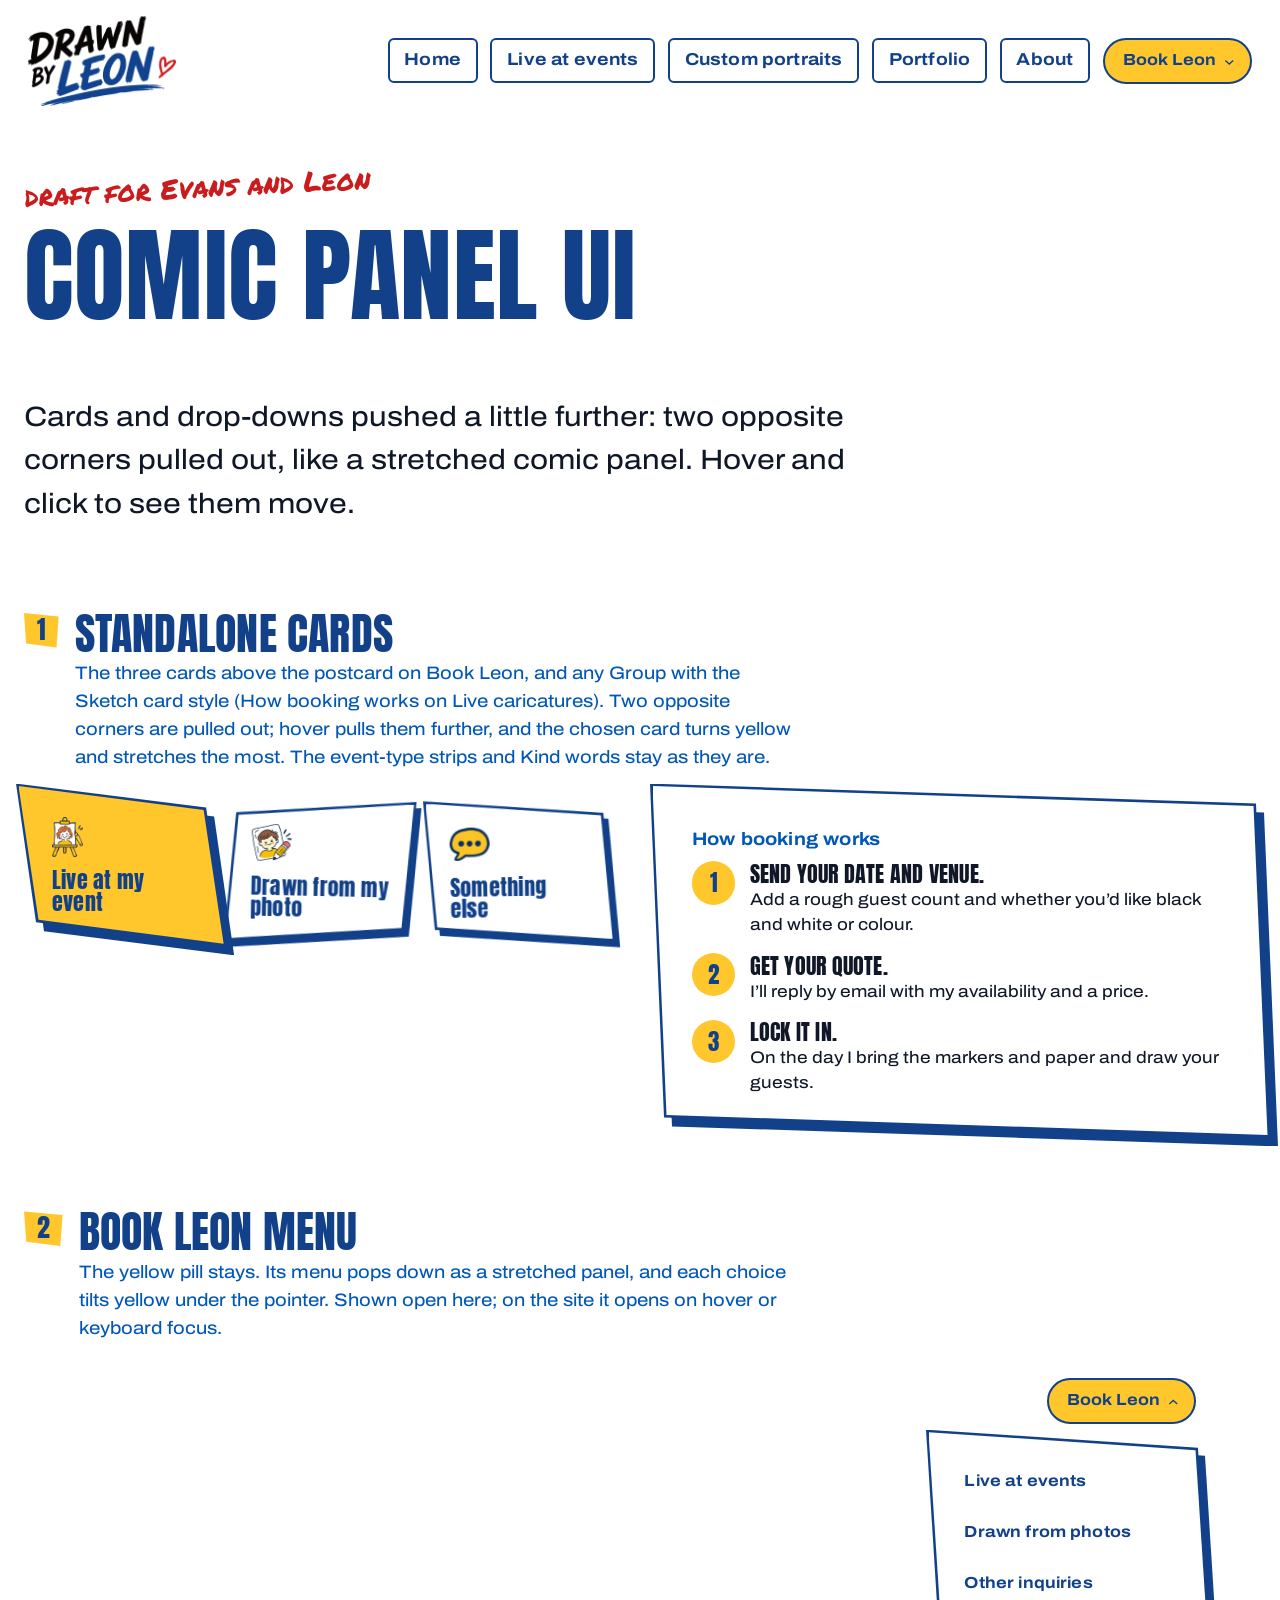
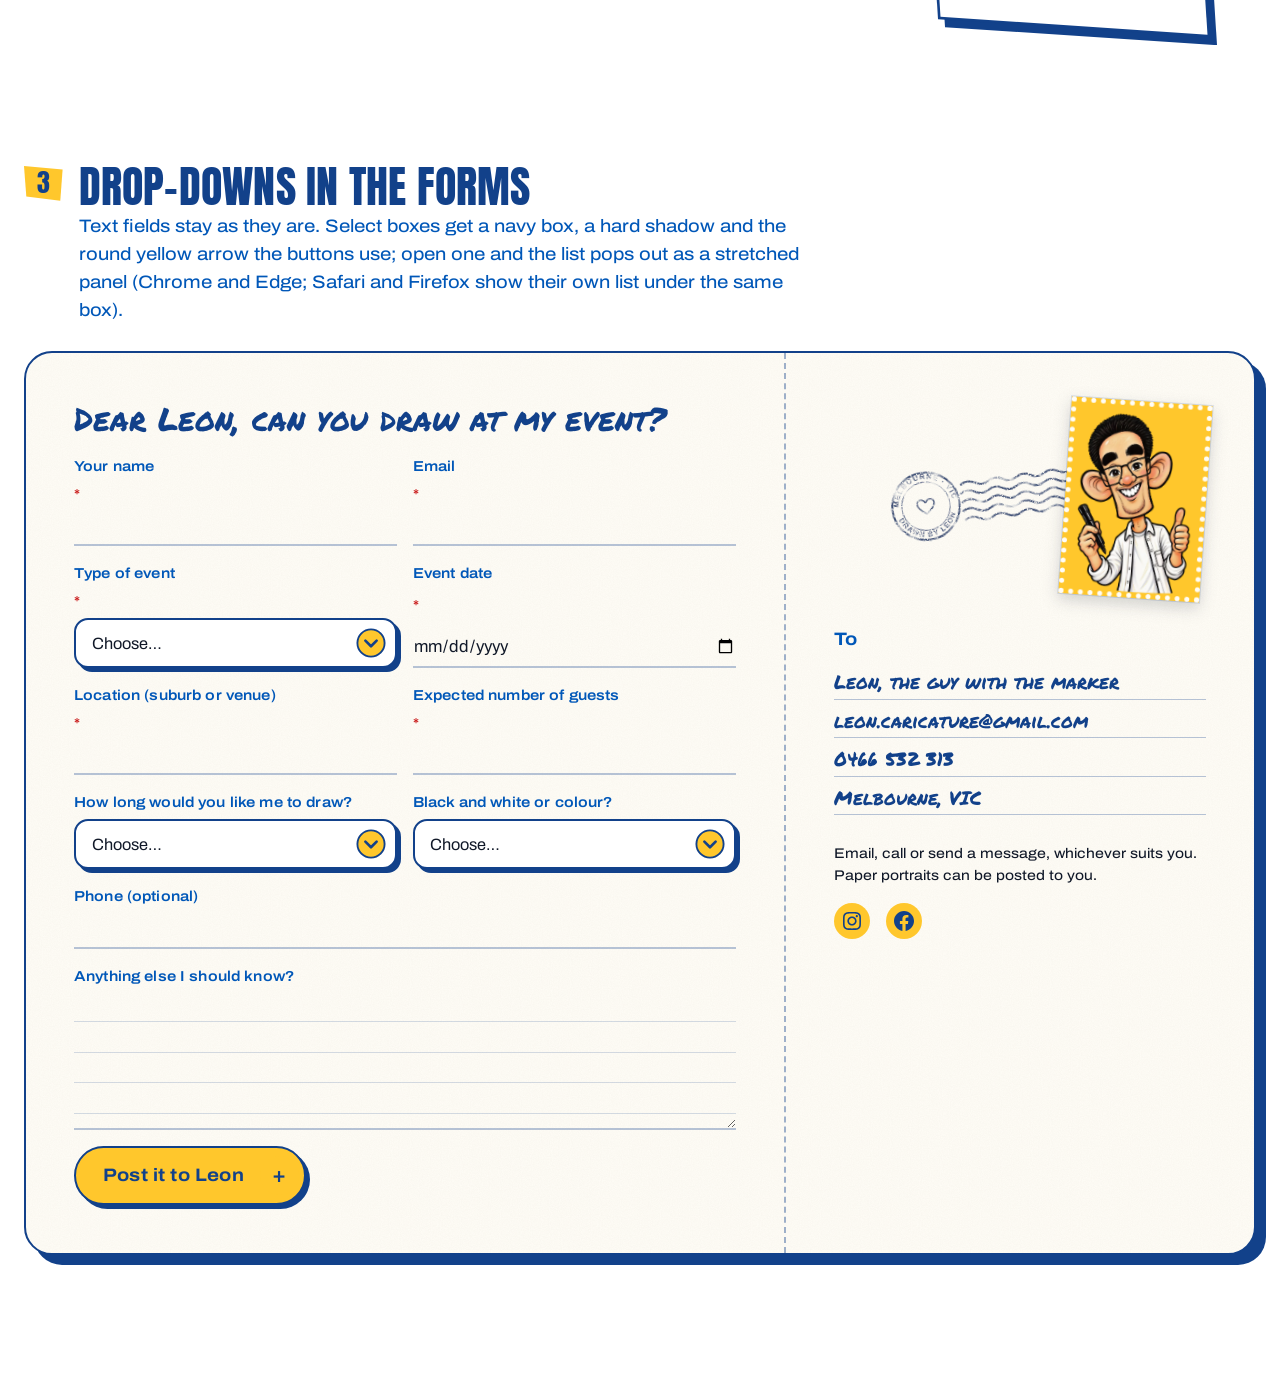
<file: ui-elements.html>
<!DOCTYPE html>
<html lang="en-US">
<head>

	<meta charset="UTF-8" />
	<meta name="viewport" content="width=device-width, initial-scale=1" />
<meta name='robots' content='max-image-preview:large' />
<title>Comic UI elements | Drawn by Leon</title>
<meta name="description" content="Check Leon's availability for your wedding, party or work event, order a custom caricature portrait from your photos, or ask a question." />
<link rel="alternate" type="application/rss+xml" title="Drawn by Leon &raquo; Feed" href="feed/" />
<link rel="alternate" type="application/rss+xml" title="Drawn by Leon &raquo; Comments Feed" href="comments/feed/" />
<link rel="alternate" title="oEmbed (JSON)" type="application/json+oembed" href="wp-json/oembed/1.0/embed" />
<link rel="alternate" title="oEmbed (XML)" type="text/xml+oembed" href="wp-json/oembed/1.0/embed" />
<style id='wp-img-auto-sizes-contain-inline-css'>
img:is([sizes=auto i],[sizes^="auto," i]){contain-intrinsic-size:3000px 1500px}
/*# sourceURL=wp-img-auto-sizes-contain-inline-css */
</style>
<style id='wp-block-site-logo-inline-css'>
.wp-block-site-logo{box-sizing:border-box;line-height:0}.wp-block-site-logo a{display:inline-block;line-height:0}.wp-block-site-logo.is-default-size img{height:auto;width:120px}.wp-block-site-logo img{height:auto;max-width:100%}.wp-block-site-logo a,.wp-block-site-logo img{border-radius:inherit}.wp-block-site-logo.aligncenter{margin-left:auto;margin-right:auto;text-align:center}:root :where(.wp-block-site-logo.is-style-rounded){border-radius:9999px}
/*# sourceURL=wp-includes/blocks/site-logo/style.min.css */
</style>
<style id='wp-block-button-inline-css'>
.wp-block-button__link{align-content:center;box-sizing:border-box;cursor:pointer;display:inline-block;height:100%;text-align:center;word-break:break-word}.wp-block-button__link.aligncenter{text-align:center}.wp-block-button__link.alignright{text-align:right}:where(.wp-block-button__link){border-radius:9999px;box-shadow:none;padding:calc(.667em + 2px) calc(1.333em + 2px);text-decoration:none}.wp-block-button[style*=text-decoration] .wp-block-button__link{text-decoration:inherit}.wp-block-buttons>.wp-block-button.has-custom-width{max-width:none}.wp-block-buttons>.wp-block-button.has-custom-width .wp-block-button__link{width:100%}.wp-block-buttons>.wp-block-button.has-custom-font-size .wp-block-button__link{font-size:inherit}.wp-block-buttons>.wp-block-button.wp-block-button__width-25{width:calc(25% - var(--wp--style--block-gap, .5em)*.75)}.wp-block-buttons>.wp-block-button.wp-block-button__width-50{width:calc(50% - var(--wp--style--block-gap, .5em)*.5)}.wp-block-buttons>.wp-block-button.wp-block-button__width-75{width:calc(75% - var(--wp--style--block-gap, .5em)*.25)}.wp-block-buttons>.wp-block-button.wp-block-button__width-100{flex-basis:100%;width:100%}.wp-block-buttons.is-vertical>.wp-block-button.wp-block-button__width-25{width:25%}.wp-block-buttons.is-vertical>.wp-block-button.wp-block-button__width-50{width:50%}.wp-block-buttons.is-vertical>.wp-block-button.wp-block-button__width-75{width:75%}.wp-block-button.is-style-squared,.wp-block-button__link.wp-block-button.is-style-squared{border-radius:0}.wp-block-button.no-border-radius,.wp-block-button__link.no-border-radius{border-radius:0!important}:root :where(.wp-block-button .wp-block-button__link.is-style-outline),:root :where(.wp-block-button.is-style-outline>.wp-block-button__link){border:2px solid;padding:.667em 1.333em}:root :where(.wp-block-button .wp-block-button__link.is-style-outline:not(.has-text-color)),:root :where(.wp-block-button.is-style-outline>.wp-block-button__link:not(.has-text-color)){color:currentColor}:root :where(.wp-block-button .wp-block-button__link.is-style-outline:not(.has-background)),:root :where(.wp-block-button.is-style-outline>.wp-block-button__link:not(.has-background)){background-color:initial;background-image:none}
/*# sourceURL=wp-includes/blocks/button/style.min.css */
</style>
<style id='wp-block-buttons-inline-css'>
.wp-block-buttons{box-sizing:border-box}.wp-block-buttons.is-vertical{flex-direction:column}.wp-block-buttons.is-vertical>.wp-block-button:last-child{margin-bottom:0}.wp-block-buttons>.wp-block-button{display:inline-block;margin:0}.wp-block-buttons.is-content-justification-left{justify-content:flex-start}.wp-block-buttons.is-content-justification-left.is-vertical{align-items:flex-start}.wp-block-buttons.is-content-justification-center{justify-content:center}.wp-block-buttons.is-content-justification-center.is-vertical{align-items:center}.wp-block-buttons.is-content-justification-right{justify-content:flex-end}.wp-block-buttons.is-content-justification-right.is-vertical{align-items:flex-end}.wp-block-buttons.is-content-justification-space-between{justify-content:space-between}.wp-block-buttons.aligncenter{text-align:center}.wp-block-buttons:not(.is-content-justification-space-between,.is-content-justification-right,.is-content-justification-left,.is-content-justification-center) .wp-block-button.aligncenter{margin-left:auto;margin-right:auto;width:100%}.wp-block-buttons[style*=text-decoration] .wp-block-button,.wp-block-buttons[style*=text-decoration] .wp-block-button__link{text-decoration:inherit}.wp-block-buttons.has-custom-font-size .wp-block-button__link{font-size:inherit}.wp-block-buttons .wp-block-button__link{width:100%}.wp-block-button.aligncenter{text-align:center}
/*# sourceURL=wp-includes/blocks/buttons/style.min.css */
</style>
<style id='wp-block-navigation-link-inline-css'>
.wp-block-navigation .wp-block-navigation-item__label{overflow-wrap:break-word}.wp-block-navigation .wp-block-navigation-item__description{display:none}.link-ui-tools{outline:1px solid #f0f0f0;padding:8px}.link-ui-block-inserter{padding-top:8px}.link-ui-block-inserter__back{margin-left:8px;text-transform:uppercase}
/*# sourceURL=wp-includes/blocks/navigation-link/style.min.css */
</style>
<style id='wp-block-social-links-inline-css'>
.wp-block-social-links{background:none;box-sizing:border-box;margin-left:0;padding-left:0;padding-right:0;text-indent:0}.wp-block-social-links .wp-social-link a,.wp-block-social-links .wp-social-link a:hover{border-bottom:0;box-shadow:none;text-decoration:none}.wp-block-social-links .wp-social-link svg{height:1em;width:1em}.wp-block-social-links .wp-social-link span:not(.screen-reader-text){font-size:.65em;margin-left:.5em;margin-right:.5em}.wp-block-social-links.has-small-icon-size{font-size:16px}.wp-block-social-links,.wp-block-social-links.has-normal-icon-size{font-size:24px}.wp-block-social-links.has-large-icon-size{font-size:36px}.wp-block-social-links.has-huge-icon-size{font-size:48px}.wp-block-social-links.aligncenter{display:flex;justify-content:center}.wp-block-social-links.alignright{justify-content:flex-end}.wp-block-social-link{border-radius:9999px;display:block}@media not (prefers-reduced-motion){.wp-block-social-link{transition:transform .1s ease}}.wp-block-social-link{height:auto}.wp-block-social-link a{align-items:center;display:flex;line-height:0}.wp-block-social-link:hover{transform:scale(1.1)}.wp-block-social-links .wp-block-social-link.wp-social-link{display:inline-block;margin:0;padding:0}.wp-block-social-links .wp-block-social-link.wp-social-link .wp-block-social-link-anchor,.wp-block-social-links .wp-block-social-link.wp-social-link .wp-block-social-link-anchor svg,.wp-block-social-links .wp-block-social-link.wp-social-link .wp-block-social-link-anchor:active,.wp-block-social-links .wp-block-social-link.wp-social-link .wp-block-social-link-anchor:hover,.wp-block-social-links .wp-block-social-link.wp-social-link .wp-block-social-link-anchor:visited{color:currentColor;fill:currentColor}:where(.wp-block-social-links:not(.is-style-logos-only)) .wp-social-link{background-color:#f0f0f0;color:#444}:where(.wp-block-social-links:not(.is-style-logos-only)) .wp-social-link-amazon{background-color:#f90;color:#fff}:where(.wp-block-social-links:not(.is-style-logos-only)) .wp-social-link-bandcamp{background-color:#1ea0c3;color:#fff}:where(.wp-block-social-links:not(.is-style-logos-only)) .wp-social-link-behance{background-color:#0757fe;color:#fff}:where(.wp-block-social-links:not(.is-style-logos-only)) .wp-social-link-bluesky{background-color:#0a7aff;color:#fff}:where(.wp-block-social-links:not(.is-style-logos-only)) .wp-social-link-codepen{background-color:#1e1f26;color:#fff}:where(.wp-block-social-links:not(.is-style-logos-only)) .wp-social-link-deviantart{background-color:#02e49b;color:#fff}:where(.wp-block-social-links:not(.is-style-logos-only)) .wp-social-link-discord{background-color:#5865f2;color:#fff}:where(.wp-block-social-links:not(.is-style-logos-only)) .wp-social-link-dribbble{background-color:#e94c89;color:#fff}:where(.wp-block-social-links:not(.is-style-logos-only)) .wp-social-link-dropbox{background-color:#4280ff;color:#fff}:where(.wp-block-social-links:not(.is-style-logos-only)) .wp-social-link-etsy{background-color:#f45800;color:#fff}:where(.wp-block-social-links:not(.is-style-logos-only)) .wp-social-link-facebook{background-color:#0866ff;color:#fff}:where(.wp-block-social-links:not(.is-style-logos-only)) .wp-social-link-fivehundredpx{background-color:#000;color:#fff}:where(.wp-block-social-links:not(.is-style-logos-only)) .wp-social-link-flickr{background-color:#0461dd;color:#fff}:where(.wp-block-social-links:not(.is-style-logos-only)) .wp-social-link-foursquare{background-color:#e65678;color:#fff}:where(.wp-block-social-links:not(.is-style-logos-only)) .wp-social-link-github{background-color:#24292d;color:#fff}:where(.wp-block-social-links:not(.is-style-logos-only)) .wp-social-link-goodreads{background-color:#eceadd;color:#382110}:where(.wp-block-social-links:not(.is-style-logos-only)) .wp-social-link-google{background-color:#ea4434;color:#fff}:where(.wp-block-social-links:not(.is-style-logos-only)) .wp-social-link-gravatar{background-color:#1d4fc4;color:#fff}:where(.wp-block-social-links:not(.is-style-logos-only)) .wp-social-link-instagram{background-color:#f00075;color:#fff}:where(.wp-block-social-links:not(.is-style-logos-only)) .wp-social-link-lastfm{background-color:#e21b24;color:#fff}:where(.wp-block-social-links:not(.is-style-logos-only)) .wp-social-link-linkedin{background-color:#0d66c2;color:#fff}:where(.wp-block-social-links:not(.is-style-logos-only)) .wp-social-link-mastodon{background-color:#3288d4;color:#fff}:where(.wp-block-social-links:not(.is-style-logos-only)) .wp-social-link-medium{background-color:#000;color:#fff}:where(.wp-block-social-links:not(.is-style-logos-only)) .wp-social-link-meetup{background-color:#f6405f;color:#fff}:where(.wp-block-social-links:not(.is-style-logos-only)) .wp-social-link-patreon{background-color:#000;color:#fff}:where(.wp-block-social-links:not(.is-style-logos-only)) .wp-social-link-pinterest{background-color:#e60122;color:#fff}:where(.wp-block-social-links:not(.is-style-logos-only)) .wp-social-link-pocket{background-color:#ef4155;color:#fff}:where(.wp-block-social-links:not(.is-style-logos-only)) .wp-social-link-reddit{background-color:#ff4500;color:#fff}:where(.wp-block-social-links:not(.is-style-logos-only)) .wp-social-link-skype{background-color:#0478d7;color:#fff}:where(.wp-block-social-links:not(.is-style-logos-only)) .wp-social-link-snapchat{background-color:#fefc00;color:#fff;stroke:#000}:where(.wp-block-social-links:not(.is-style-logos-only)) .wp-social-link-soundcloud{background-color:#ff5600;color:#fff}:where(.wp-block-social-links:not(.is-style-logos-only)) .wp-social-link-spotify{background-color:#1bd760;color:#fff}:where(.wp-block-social-links:not(.is-style-logos-only)) .wp-social-link-telegram{background-color:#2aabee;color:#fff}:where(.wp-block-social-links:not(.is-style-logos-only)) .wp-social-link-threads{background-color:#000;color:#fff}:where(.wp-block-social-links:not(.is-style-logos-only)) .wp-social-link-tiktok{background-color:#000;color:#fff}:where(.wp-block-social-links:not(.is-style-logos-only)) .wp-social-link-tumblr{background-color:#011835;color:#fff}:where(.wp-block-social-links:not(.is-style-logos-only)) .wp-social-link-twitch{background-color:#6440a4;color:#fff}:where(.wp-block-social-links:not(.is-style-logos-only)) .wp-social-link-twitter{background-color:#1da1f2;color:#fff}:where(.wp-block-social-links:not(.is-style-logos-only)) .wp-social-link-vimeo{background-color:#1eb7ea;color:#fff}:where(.wp-block-social-links:not(.is-style-logos-only)) .wp-social-link-vk{background-color:#4680c2;color:#fff}:where(.wp-block-social-links:not(.is-style-logos-only)) .wp-social-link-wordpress{background-color:#3499cd;color:#fff}:where(.wp-block-social-links:not(.is-style-logos-only)) .wp-social-link-whatsapp{background-color:#25d366;color:#fff}:where(.wp-block-social-links:not(.is-style-logos-only)) .wp-social-link-x{background-color:#000;color:#fff}:where(.wp-block-social-links:not(.is-style-logos-only)) .wp-social-link-yelp{background-color:#d32422;color:#fff}:where(.wp-block-social-links:not(.is-style-logos-only)) .wp-social-link-youtube{background-color:red;color:#fff}:where(.wp-block-social-links.is-style-logos-only) .wp-social-link{background:none}:where(.wp-block-social-links.is-style-logos-only) .wp-social-link svg{height:1.25em;width:1.25em}:where(.wp-block-social-links.is-style-logos-only) .wp-social-link-amazon{color:#f90}:where(.wp-block-social-links.is-style-logos-only) .wp-social-link-bandcamp{color:#1ea0c3}:where(.wp-block-social-links.is-style-logos-only) .wp-social-link-behance{color:#0757fe}:where(.wp-block-social-links.is-style-logos-only) .wp-social-link-bluesky{color:#0a7aff}:where(.wp-block-social-links.is-style-logos-only) .wp-social-link-codepen{color:#1e1f26}:where(.wp-block-social-links.is-style-logos-only) .wp-social-link-deviantart{color:#02e49b}:where(.wp-block-social-links.is-style-logos-only) .wp-social-link-discord{color:#5865f2}:where(.wp-block-social-links.is-style-logos-only) .wp-social-link-dribbble{color:#e94c89}:where(.wp-block-social-links.is-style-logos-only) .wp-social-link-dropbox{color:#4280ff}:where(.wp-block-social-links.is-style-logos-only) .wp-social-link-etsy{color:#f45800}:where(.wp-block-social-links.is-style-logos-only) .wp-social-link-facebook{color:#0866ff}:where(.wp-block-social-links.is-style-logos-only) .wp-social-link-fivehundredpx{color:#000}:where(.wp-block-social-links.is-style-logos-only) .wp-social-link-flickr{color:#0461dd}:where(.wp-block-social-links.is-style-logos-only) .wp-social-link-foursquare{color:#e65678}:where(.wp-block-social-links.is-style-logos-only) .wp-social-link-github{color:#24292d}:where(.wp-block-social-links.is-style-logos-only) .wp-social-link-goodreads{color:#382110}:where(.wp-block-social-links.is-style-logos-only) .wp-social-link-google{color:#ea4434}:where(.wp-block-social-links.is-style-logos-only) .wp-social-link-gravatar{color:#1d4fc4}:where(.wp-block-social-links.is-style-logos-only) .wp-social-link-instagram{color:#f00075}:where(.wp-block-social-links.is-style-logos-only) .wp-social-link-lastfm{color:#e21b24}:where(.wp-block-social-links.is-style-logos-only) .wp-social-link-linkedin{color:#0d66c2}:where(.wp-block-social-links.is-style-logos-only) .wp-social-link-mastodon{color:#3288d4}:where(.wp-block-social-links.is-style-logos-only) .wp-social-link-medium{color:#000}:where(.wp-block-social-links.is-style-logos-only) .wp-social-link-meetup{color:#f6405f}:where(.wp-block-social-links.is-style-logos-only) .wp-social-link-patreon{color:#000}:where(.wp-block-social-links.is-style-logos-only) .wp-social-link-pinterest{color:#e60122}:where(.wp-block-social-links.is-style-logos-only) .wp-social-link-pocket{color:#ef4155}:where(.wp-block-social-links.is-style-logos-only) .wp-social-link-reddit{color:#ff4500}:where(.wp-block-social-links.is-style-logos-only) .wp-social-link-skype{color:#0478d7}:where(.wp-block-social-links.is-style-logos-only) .wp-social-link-snapchat{color:#fff;stroke:#000}:where(.wp-block-social-links.is-style-logos-only) .wp-social-link-soundcloud{color:#ff5600}:where(.wp-block-social-links.is-style-logos-only) .wp-social-link-spotify{color:#1bd760}:where(.wp-block-social-links.is-style-logos-only) .wp-social-link-telegram{color:#2aabee}:where(.wp-block-social-links.is-style-logos-only) .wp-social-link-threads{color:#000}:where(.wp-block-social-links.is-style-logos-only) .wp-social-link-tiktok{color:#000}:where(.wp-block-social-links.is-style-logos-only) .wp-social-link-tumblr{color:#011835}:where(.wp-block-social-links.is-style-logos-only) .wp-social-link-twitch{color:#6440a4}:where(.wp-block-social-links.is-style-logos-only) .wp-social-link-twitter{color:#1da1f2}:where(.wp-block-social-links.is-style-logos-only) .wp-social-link-vimeo{color:#1eb7ea}:where(.wp-block-social-links.is-style-logos-only) .wp-social-link-vk{color:#4680c2}:where(.wp-block-social-links.is-style-logos-only) .wp-social-link-whatsapp{color:#25d366}:where(.wp-block-social-links.is-style-logos-only) .wp-social-link-wordpress{color:#3499cd}:where(.wp-block-social-links.is-style-logos-only) .wp-social-link-x{color:#000}:where(.wp-block-social-links.is-style-logos-only) .wp-social-link-yelp{color:#d32422}:where(.wp-block-social-links.is-style-logos-only) .wp-social-link-youtube{color:red}.wp-block-social-links.is-style-pill-shape .wp-social-link{width:auto}:root :where(.wp-block-social-links .wp-social-link a){padding:.25em}:root :where(.wp-block-social-links.is-style-logos-only .wp-social-link a){padding:0}:root :where(.wp-block-social-links.is-style-pill-shape .wp-social-link a){padding-left:.6666666667em;padding-right:.6666666667em}.wp-block-social-links:not(.has-icon-color):not(.has-icon-background-color) .wp-social-link-snapchat .wp-block-social-link-label{color:#000}
/*# sourceURL=wp-includes/blocks/social-links/style.min.css */
</style>
<link rel='stylesheet' id='wp-block-navigation-css' href='wp-includes/blocks/navigation/style.min.css' media='all' />
<style id='wp-block-group-inline-css'>
.wp-block-group{box-sizing:border-box}:where(.wp-block-group.wp-block-group-is-layout-constrained){position:relative}
/*# sourceURL=wp-includes/blocks/group/style.min.css */
</style>
<style id='wp-block-paragraph-inline-css'>
.is-small-text{font-size:.875em}.is-regular-text{font-size:1em}.is-large-text{font-size:2.25em}.is-larger-text{font-size:3em}.has-drop-cap:not(:focus):first-letter{float:left;font-size:8.4em;font-style:normal;font-weight:100;line-height:.68;margin:.05em .1em 0 0;text-transform:uppercase}body.rtl .has-drop-cap:not(:focus):first-letter{float:none;margin-left:.1em}p.has-drop-cap.has-background{overflow:hidden}:root :where(p.has-background){padding:1.25em 2.375em}:where(p.has-text-color:not(.has-link-color)) a{color:inherit}p.has-text-align-left[style*="writing-mode:vertical-lr"],p.has-text-align-right[style*="writing-mode:vertical-rl"]{rotate:180deg}
/*# sourceURL=wp-includes/blocks/paragraph/style.min.css */
</style>
<style id='wp-block-heading-inline-css'>
h1:where(.wp-block-heading).has-background,h2:where(.wp-block-heading).has-background,h3:where(.wp-block-heading).has-background,h4:where(.wp-block-heading).has-background,h5:where(.wp-block-heading).has-background,h6:where(.wp-block-heading).has-background{padding:1.25em 2.375em}h1.has-text-align-left[style*=writing-mode]:where([style*=vertical-lr]),h1.has-text-align-right[style*=writing-mode]:where([style*=vertical-rl]),h2.has-text-align-left[style*=writing-mode]:where([style*=vertical-lr]),h2.has-text-align-right[style*=writing-mode]:where([style*=vertical-rl]),h3.has-text-align-left[style*=writing-mode]:where([style*=vertical-lr]),h3.has-text-align-right[style*=writing-mode]:where([style*=vertical-rl]),h4.has-text-align-left[style*=writing-mode]:where([style*=vertical-lr]),h4.has-text-align-right[style*=writing-mode]:where([style*=vertical-rl]),h5.has-text-align-left[style*=writing-mode]:where([style*=vertical-lr]),h5.has-text-align-right[style*=writing-mode]:where([style*=vertical-rl]),h6.has-text-align-left[style*=writing-mode]:where([style*=vertical-lr]),h6.has-text-align-right[style*=writing-mode]:where([style*=vertical-rl]){rotate:180deg}
/*# sourceURL=wp-includes/blocks/heading/style.min.css */
</style>
<style id='wp-block-columns-inline-css'>
.wp-block-columns{box-sizing:border-box;display:flex;flex-wrap:wrap!important}@media (min-width:782px){.wp-block-columns{flex-wrap:nowrap!important}}.wp-block-columns{align-items:normal!important}.wp-block-columns.are-vertically-aligned-top{align-items:flex-start}.wp-block-columns.are-vertically-aligned-center{align-items:center}.wp-block-columns.are-vertically-aligned-bottom{align-items:flex-end}@media (max-width:781px){.wp-block-columns:not(.is-not-stacked-on-mobile)>.wp-block-column{flex-basis:100%!important}}@media (min-width:782px){.wp-block-columns:not(.is-not-stacked-on-mobile)>.wp-block-column{flex-basis:0;flex-grow:1}.wp-block-columns:not(.is-not-stacked-on-mobile)>.wp-block-column[style*=flex-basis]{flex-grow:0}}.wp-block-columns.is-not-stacked-on-mobile{flex-wrap:nowrap!important}.wp-block-columns.is-not-stacked-on-mobile>.wp-block-column{flex-basis:0;flex-grow:1}.wp-block-columns.is-not-stacked-on-mobile>.wp-block-column[style*=flex-basis]{flex-grow:0}:where(.wp-block-columns){margin-bottom:1.75em}:where(.wp-block-columns.has-background){padding:1.25em 2.375em}.wp-block-column{flex-grow:1;min-width:0;overflow-wrap:break-word;word-break:break-word}.wp-block-column.is-vertically-aligned-top{align-self:flex-start}.wp-block-column.is-vertically-aligned-center{align-self:center}.wp-block-column.is-vertically-aligned-bottom{align-self:flex-end}.wp-block-column.is-vertically-aligned-stretch{align-self:stretch}.wp-block-column.is-vertically-aligned-bottom,.wp-block-column.is-vertically-aligned-center,.wp-block-column.is-vertically-aligned-top{width:100%}
/*# sourceURL=wp-includes/blocks/columns/style.min.css */
</style>
<style id='wp-block-image-inline-css'>
.wp-block-image>a,.wp-block-image>figure>a{display:inline-block}.wp-block-image img{box-sizing:border-box;height:auto;max-width:100%;vertical-align:bottom}@media not (prefers-reduced-motion){.wp-block-image img.hide{visibility:hidden}.wp-block-image img.show{animation:show-content-image .4s}}.wp-block-image[style*=border-radius] img,.wp-block-image[style*=border-radius]>a{border-radius:inherit}.wp-block-image.has-custom-border img{box-sizing:border-box}.wp-block-image.aligncenter{text-align:center}.wp-block-image.alignfull>a,.wp-block-image.alignwide>a{width:100%}.wp-block-image.alignfull img,.wp-block-image.alignwide img{height:auto;width:100%}.wp-block-image .aligncenter,.wp-block-image .alignleft,.wp-block-image .alignright,.wp-block-image.aligncenter,.wp-block-image.alignleft,.wp-block-image.alignright{display:table}.wp-block-image .aligncenter>figcaption,.wp-block-image .alignleft>figcaption,.wp-block-image .alignright>figcaption,.wp-block-image.aligncenter>figcaption,.wp-block-image.alignleft>figcaption,.wp-block-image.alignright>figcaption{caption-side:bottom;display:table-caption}.wp-block-image .alignleft{float:left;margin:.5em 1em .5em 0}.wp-block-image .alignright{float:right;margin:.5em 0 .5em 1em}.wp-block-image .aligncenter{margin-left:auto;margin-right:auto}.wp-block-image :where(figcaption){margin-bottom:1em;margin-top:.5em}.wp-block-image.is-style-circle-mask img{border-radius:9999px}@supports ((-webkit-mask-image:none) or (mask-image:none)) or (-webkit-mask-image:none){.wp-block-image.is-style-circle-mask img{border-radius:0;-webkit-mask-image:url('data:image/svg+xml;utf8,<svg viewBox="0 0 100 100" xmlns="http://www.w3.org/2000/svg"><circle cx="50" cy="50" r="50"/></svg>');mask-image:url('data:image/svg+xml;utf8,<svg viewBox="0 0 100 100" xmlns="http://www.w3.org/2000/svg"><circle cx="50" cy="50" r="50"/></svg>');mask-mode:alpha;-webkit-mask-position:center;mask-position:center;-webkit-mask-repeat:no-repeat;mask-repeat:no-repeat;-webkit-mask-size:contain;mask-size:contain}}:root :where(.wp-block-image.is-style-rounded img,.wp-block-image .is-style-rounded img){border-radius:9999px}.wp-block-image figure{margin:0}.wp-lightbox-container{display:flex;flex-direction:column;position:relative}.wp-lightbox-container img{cursor:zoom-in}.wp-lightbox-container img:hover+button{opacity:1}.wp-lightbox-container button{align-items:center;backdrop-filter:blur(16px) saturate(180%);background-color:#5a5a5a40;border:none;border-radius:4px;cursor:zoom-in;display:flex;height:20px;justify-content:center;opacity:0;padding:0;position:absolute;right:16px;text-align:center;top:16px;width:20px;z-index:100}@media not (prefers-reduced-motion){.wp-lightbox-container button{transition:opacity .2s ease}}.wp-lightbox-container button:focus-visible{outline:3px auto #5a5a5a40;outline:3px auto -webkit-focus-ring-color;outline-offset:3px}.wp-lightbox-container button:hover{cursor:pointer;opacity:1}.wp-lightbox-container button:focus{opacity:1}.wp-lightbox-container button:focus,.wp-lightbox-container button:hover,.wp-lightbox-container button:not(:hover):not(:active):not(.has-background){background-color:#5a5a5a40;border:none}.wp-lightbox-overlay{box-sizing:border-box;cursor:zoom-out;height:100vh;left:0;overflow:hidden;position:fixed;top:0;visibility:hidden;width:100%;z-index:100000}.wp-lightbox-overlay .close-button{align-items:center;cursor:pointer;display:flex;justify-content:center;min-height:40px;min-width:40px;padding:0;position:absolute;right:calc(env(safe-area-inset-right) + 16px);top:calc(env(safe-area-inset-top) + 16px);z-index:5000000}.wp-lightbox-overlay .close-button:focus,.wp-lightbox-overlay .close-button:hover,.wp-lightbox-overlay .close-button:not(:hover):not(:active):not(.has-background){background:none;border:none}.wp-lightbox-overlay .lightbox-image-container{height:var(--wp--lightbox-container-height);left:50%;overflow:hidden;position:absolute;top:50%;transform:translate(-50%,-50%);transform-origin:top left;width:var(--wp--lightbox-container-width);z-index:9999999999}.wp-lightbox-overlay .wp-block-image{align-items:center;box-sizing:border-box;display:flex;height:100%;justify-content:center;margin:0;position:relative;transform-origin:0 0;width:100%;z-index:3000000}.wp-lightbox-overlay .wp-block-image img{height:var(--wp--lightbox-image-height);min-height:var(--wp--lightbox-image-height);min-width:var(--wp--lightbox-image-width);width:var(--wp--lightbox-image-width)}.wp-lightbox-overlay .wp-block-image figcaption{display:none}.wp-lightbox-overlay button{background:none;border:none}.wp-lightbox-overlay .scrim{background-color:#fff;height:100%;opacity:.9;position:absolute;width:100%;z-index:2000000}.wp-lightbox-overlay.active{visibility:visible}@media not (prefers-reduced-motion){.wp-lightbox-overlay.active{animation:turn-on-visibility .25s both}.wp-lightbox-overlay.active img{animation:turn-on-visibility .35s both}.wp-lightbox-overlay.show-closing-animation:not(.active){animation:turn-off-visibility .35s both}.wp-lightbox-overlay.show-closing-animation:not(.active) img{animation:turn-off-visibility .25s both}.wp-lightbox-overlay.zoom.active{animation:none;opacity:1;visibility:visible}.wp-lightbox-overlay.zoom.active .lightbox-image-container{animation:lightbox-zoom-in .4s}.wp-lightbox-overlay.zoom.active .lightbox-image-container img{animation:none}.wp-lightbox-overlay.zoom.active .scrim{animation:turn-on-visibility .4s forwards}.wp-lightbox-overlay.zoom.show-closing-animation:not(.active){animation:none}.wp-lightbox-overlay.zoom.show-closing-animation:not(.active) .lightbox-image-container{animation:lightbox-zoom-out .4s}.wp-lightbox-overlay.zoom.show-closing-animation:not(.active) .lightbox-image-container img{animation:none}.wp-lightbox-overlay.zoom.show-closing-animation:not(.active) .scrim{animation:turn-off-visibility .4s forwards}}@keyframes show-content-image{0%{visibility:hidden}99%{visibility:hidden}to{visibility:visible}}@keyframes turn-on-visibility{0%{opacity:0}to{opacity:1}}@keyframes turn-off-visibility{0%{opacity:1;visibility:visible}99%{opacity:0;visibility:visible}to{opacity:0;visibility:hidden}}@keyframes lightbox-zoom-in{0%{transform:translate(calc((-100vw + var(--wp--lightbox-scrollbar-width))/2 + var(--wp--lightbox-initial-left-position)),calc(-50vh + var(--wp--lightbox-initial-top-position))) scale(var(--wp--lightbox-scale))}to{transform:translate(-50%,-50%) scale(1)}}@keyframes lightbox-zoom-out{0%{transform:translate(-50%,-50%) scale(1);visibility:visible}99%{visibility:visible}to{transform:translate(calc((-100vw + var(--wp--lightbox-scrollbar-width))/2 + var(--wp--lightbox-initial-left-position)),calc(-50vh + var(--wp--lightbox-initial-top-position))) scale(var(--wp--lightbox-scale));visibility:hidden}}
/*# sourceURL=wp-includes/blocks/image/style.min.css */
</style>
<style id='wp-block-list-inline-css'>
ol,ul{box-sizing:border-box}:root :where(.wp-block-list.has-background){padding:1.25em 2.375em}
/*# sourceURL=wp-includes/blocks/list/style.min.css */
</style>
<style id='wp-block-post-content-inline-css'>
.wp-block-post-content{display:flow-root}
/*# sourceURL=wp-includes/blocks/post-content/style.min.css */
</style>
<style id='wp-emoji-styles-inline-css'>

	img.wp-smiley, img.emoji {
		display: inline !important;
		border: none !important;
		box-shadow: none !important;
		height: 1em !important;
		width: 1em !important;
		margin: 0 0.07em !important;
		vertical-align: -0.1em !important;
		background: none !important;
		padding: 0 !important;
	}
/*# sourceURL=wp-emoji-styles-inline-css */
</style>
<style id='wp-block-library-inline-css'>
:root{--wp-block-synced-color:#7a00df;--wp-block-synced-color--rgb:122,0,223;--wp-bound-block-color:var(--wp-block-synced-color);--wp-editor-canvas-background:#ddd;--wp-admin-theme-color:#007cba;--wp-admin-theme-color--rgb:0,124,186;--wp-admin-theme-color-darker-10:#006ba1;--wp-admin-theme-color-darker-10--rgb:0,107,160.5;--wp-admin-theme-color-darker-20:#005a87;--wp-admin-theme-color-darker-20--rgb:0,90,135;--wp-admin-border-width-focus:2px}@media (min-resolution:192dpi){:root{--wp-admin-border-width-focus:1.5px}}.wp-element-button{cursor:pointer}:root .has-very-light-gray-background-color{background-color:#eee}:root .has-very-dark-gray-background-color{background-color:#313131}:root .has-very-light-gray-color{color:#eee}:root .has-very-dark-gray-color{color:#313131}:root .has-vivid-green-cyan-to-vivid-cyan-blue-gradient-background{background:linear-gradient(135deg,#00d084,#0693e3)}:root .has-purple-crush-gradient-background{background:linear-gradient(135deg,#34e2e4,#4721fb 50%,#ab1dfe)}:root .has-hazy-dawn-gradient-background{background:linear-gradient(135deg,#faaca8,#dad0ec)}:root .has-subdued-olive-gradient-background{background:linear-gradient(135deg,#fafae1,#67a671)}:root .has-atomic-cream-gradient-background{background:linear-gradient(135deg,#fdd79a,#004a59)}:root .has-nightshade-gradient-background{background:linear-gradient(135deg,#330968,#31cdcf)}:root .has-midnight-gradient-background{background:linear-gradient(135deg,#020381,#2874fc)}:root{--wp--preset--font-size--normal:16px;--wp--preset--font-size--huge:42px}.has-regular-font-size{font-size:1em}.has-larger-font-size{font-size:2.625em}.has-normal-font-size{font-size:var(--wp--preset--font-size--normal)}.has-huge-font-size{font-size:var(--wp--preset--font-size--huge)}.has-text-align-center{text-align:center}.has-text-align-left{text-align:left}.has-text-align-right{text-align:right}.has-fit-text{white-space:nowrap!important}#end-resizable-editor-section{display:none}.aligncenter{clear:both}.items-justified-left{justify-content:flex-start}.items-justified-center{justify-content:center}.items-justified-right{justify-content:flex-end}.items-justified-space-between{justify-content:space-between}.screen-reader-text{border:0;clip-path:inset(50%);height:1px;margin:-1px;overflow:hidden;padding:0;position:absolute;width:1px;word-wrap:normal!important}.screen-reader-text:focus{background-color:#ddd;clip-path:none;color:#444;display:block;font-size:1em;height:auto;left:5px;line-height:normal;padding:15px 23px 14px;text-decoration:none;top:5px;width:auto;z-index:100000}html :where(.has-border-color){border-style:solid}html :where([style*=border-top-color]){border-top-style:solid}html :where([style*=border-right-color]){border-right-style:solid}html :where([style*=border-bottom-color]){border-bottom-style:solid}html :where([style*=border-left-color]){border-left-style:solid}html :where([style*=border-width]){border-style:solid}html :where([style*=border-top-width]){border-top-style:solid}html :where([style*=border-right-width]){border-right-style:solid}html :where([style*=border-bottom-width]){border-bottom-style:solid}html :where([style*=border-left-width]){border-left-style:solid}html :where(img[class*=wp-image-]){height:auto;max-width:100%}:where(figure){margin:0 0 1em}html :where(.is-position-sticky){--wp-admin--admin-bar--position-offset:var(--wp-admin--admin-bar--height,0px)}@media screen and (max-width:600px){html :where(.is-position-sticky){--wp-admin--admin-bar--position-offset:0px}}
/*# sourceURL=/wp-includes/css/dist/block-library/common.min.css */
</style>
<style id='global-styles-inline-css'>
:root{--wp--preset--aspect-ratio--square: 1;--wp--preset--aspect-ratio--4-3: 4/3;--wp--preset--aspect-ratio--3-4: 3/4;--wp--preset--aspect-ratio--3-2: 3/2;--wp--preset--aspect-ratio--2-3: 2/3;--wp--preset--aspect-ratio--16-9: 16/9;--wp--preset--aspect-ratio--9-16: 9/16;--wp--preset--color--black: #000000;--wp--preset--color--cyan-bluish-gray: #abb8c3;--wp--preset--color--white: #FFFFFF;--wp--preset--color--pale-pink: #f78da7;--wp--preset--color--vivid-red: #cf2e2e;--wp--preset--color--luminous-vivid-orange: #ff6900;--wp--preset--color--luminous-vivid-amber: #fcb900;--wp--preset--color--light-green-cyan: #7bdcb5;--wp--preset--color--vivid-green-cyan: #00d084;--wp--preset--color--pale-cyan-blue: #8ed1fc;--wp--preset--color--vivid-cyan-blue: #0693e3;--wp--preset--color--vivid-purple: #9b51e0;--wp--preset--color--yellow: #FFC72C;--wp--preset--color--yellow-soft: #FFF4D1;--wp--preset--color--navy: #12418A;--wp--preset--color--navy-soft: #0057B8;--wp--preset--color--red: #CA1C1C;--wp--preset--color--ink: #101828;--wp--preset--color--paper: #FFFFFF;--wp--preset--gradient--vivid-cyan-blue-to-vivid-purple: linear-gradient(135deg,rgb(6,147,227) 0%,rgb(155,81,224) 100%);--wp--preset--gradient--light-green-cyan-to-vivid-green-cyan: linear-gradient(135deg,rgb(122,220,180) 0%,rgb(0,208,130) 100%);--wp--preset--gradient--luminous-vivid-amber-to-luminous-vivid-orange: linear-gradient(135deg,rgb(252,185,0) 0%,rgb(255,105,0) 100%);--wp--preset--gradient--luminous-vivid-orange-to-vivid-red: linear-gradient(135deg,rgb(255,105,0) 0%,rgb(207,46,46) 100%);--wp--preset--gradient--very-light-gray-to-cyan-bluish-gray: linear-gradient(135deg,rgb(238,238,238) 0%,rgb(169,184,195) 100%);--wp--preset--gradient--cool-to-warm-spectrum: linear-gradient(135deg,rgb(74,234,220) 0%,rgb(151,120,209) 20%,rgb(207,42,186) 40%,rgb(238,44,130) 60%,rgb(251,105,98) 80%,rgb(254,248,76) 100%);--wp--preset--gradient--blush-light-purple: linear-gradient(135deg,rgb(255,206,236) 0%,rgb(152,150,240) 100%);--wp--preset--gradient--blush-bordeaux: linear-gradient(135deg,rgb(254,205,165) 0%,rgb(254,45,45) 50%,rgb(107,0,62) 100%);--wp--preset--gradient--luminous-dusk: linear-gradient(135deg,rgb(255,203,112) 0%,rgb(199,81,192) 50%,rgb(65,88,208) 100%);--wp--preset--gradient--pale-ocean: linear-gradient(135deg,rgb(255,245,203) 0%,rgb(182,227,212) 50%,rgb(51,167,181) 100%);--wp--preset--gradient--electric-grass: linear-gradient(135deg,rgb(202,248,128) 0%,rgb(113,206,126) 100%);--wp--preset--gradient--midnight: linear-gradient(135deg,rgb(2,3,129) 0%,rgb(40,116,252) 100%);--wp--preset--font-size--small: 0.875rem;--wp--preset--font-size--medium: clamp(1rem, 1rem + ((1vw - 0.2rem) * 0.217), 1.125rem);--wp--preset--font-size--large: clamp(1.25rem, 1.25rem + ((1vw - 0.2rem) * 0.87), 1.75rem);--wp--preset--font-size--x-large: clamp(1.75rem, 1.75rem + ((1vw - 0.2rem) * 1.739), 2.75rem);--wp--preset--font-size--xx-large: clamp(2.25rem, 2.25rem + ((1vw - 0.2rem) * 3.043), 4rem);--wp--preset--font-size--giant: clamp(3rem, 3rem + ((1vw - 0.2rem) * 6.087), 6.5rem);--wp--preset--font-family--display: Anton, Impact, "Arial Narrow", sans-serif;--wp--preset--font-family--body: Archivo, ui-sans-serif, system-ui, sans-serif;--wp--preset--font-family--hand: "Permanent Marker", "Comic Sans MS", cursive;--wp--preset--spacing--20: 0.5rem;--wp--preset--spacing--30: 1rem;--wp--preset--spacing--40: clamp(1.25rem, 2.5vw, 1.75rem);--wp--preset--spacing--50: clamp(1.75rem, 4vw, 2.75rem);--wp--preset--spacing--60: clamp(2.5rem, 6vw, 4.5rem);--wp--preset--spacing--70: clamp(3.5rem, 9vw, 7rem);--wp--preset--spacing--80: 5.06rem;--wp--preset--shadow--natural: 6px 6px 9px rgba(0, 0, 0, 0.2);--wp--preset--shadow--deep: 12px 12px 50px rgba(0, 0, 0, 0.4);--wp--preset--shadow--sharp: 6px 6px 0px rgba(0, 0, 0, 0.2);--wp--preset--shadow--outlined: 6px 6px 0px -3px rgb(255, 255, 255), 6px 6px rgb(0, 0, 0);--wp--preset--shadow--crisp: 6px 6px 0px rgb(0, 0, 0);--wp--preset--shadow--sketch: 6px 6px 0 0 #12418A;}:root { --wp--style--global--content-size: 720px;--wp--style--global--wide-size: 1240px; }:where(body) { margin: 0; }.wp-site-blocks { padding-top: var(--wp--style--root--padding-top); padding-bottom: var(--wp--style--root--padding-bottom); }.has-global-padding { padding-right: var(--wp--style--root--padding-right); padding-left: var(--wp--style--root--padding-left); }.has-global-padding > .alignfull { margin-right: calc(var(--wp--style--root--padding-right) * -1); margin-left: calc(var(--wp--style--root--padding-left) * -1); }.has-global-padding :where(:not(.alignfull.is-layout-flow) > .has-global-padding:not(.wp-block-block, .alignfull)) { padding-right: 0; padding-left: 0; }.has-global-padding :where(:not(.alignfull.is-layout-flow) > .has-global-padding:not(.wp-block-block, .alignfull)) > .alignfull { margin-left: 0; margin-right: 0; }.wp-site-blocks > .alignleft { float: left; margin-right: 2em; }.wp-site-blocks > .alignright { float: right; margin-left: 2em; }.wp-site-blocks > .aligncenter { justify-content: center; margin-left: auto; margin-right: auto; }:where(.wp-site-blocks) > * { margin-block-start: var(--wp--preset--spacing--30); margin-block-end: 0; }:where(.wp-site-blocks) > :first-child { margin-block-start: 0; }:where(.wp-site-blocks) > :last-child { margin-block-end: 0; }:root { --wp--style--block-gap: var(--wp--preset--spacing--30); }:root :where(.is-layout-flow) > :first-child{margin-block-start: 0;}:root :where(.is-layout-flow) > :last-child{margin-block-end: 0;}:root :where(.is-layout-flow) > *{margin-block-start: var(--wp--preset--spacing--30);margin-block-end: 0;}:root :where(.is-layout-constrained) > :first-child{margin-block-start: 0;}:root :where(.is-layout-constrained) > :last-child{margin-block-end: 0;}:root :where(.is-layout-constrained) > *{margin-block-start: var(--wp--preset--spacing--30);margin-block-end: 0;}:root :where(.is-layout-flex){gap: var(--wp--preset--spacing--30);}:root :where(.is-layout-grid){gap: var(--wp--preset--spacing--30);}.is-layout-flow > .alignleft{float: left;margin-inline-start: 0;margin-inline-end: 2em;}.is-layout-flow > .alignright{float: right;margin-inline-start: 2em;margin-inline-end: 0;}.is-layout-flow > .aligncenter{margin-left: auto !important;margin-right: auto !important;}.is-layout-constrained > .alignleft{float: left;margin-inline-start: 0;margin-inline-end: 2em;}.is-layout-constrained > .alignright{float: right;margin-inline-start: 2em;margin-inline-end: 0;}.is-layout-constrained > .aligncenter{margin-left: auto !important;margin-right: auto !important;}.is-layout-constrained > :where(:not(.alignleft):not(.alignright):not(.alignfull)){max-width: var(--wp--style--global--content-size);margin-left: auto !important;margin-right: auto !important;}.is-layout-constrained > .alignwide{max-width: var(--wp--style--global--wide-size);}body .is-layout-flex{display: flex;}.is-layout-flex{flex-wrap: wrap;align-items: center;}.is-layout-flex > :is(*, div){margin: 0;}body .is-layout-grid{display: grid;}.is-layout-grid > :is(*, div){margin: 0;}body{background-color: var(--wp--preset--color--paper);color: var(--wp--preset--color--ink);font-family: var(--wp--preset--font-family--body);font-size: var(--wp--preset--font-size--medium);font-weight: 450;line-height: 1.55;--wp--style--root--padding-top: 0px;--wp--style--root--padding-right: var(--wp--preset--spacing--40);--wp--style--root--padding-bottom: 0px;--wp--style--root--padding-left: var(--wp--preset--spacing--40);}a:where(:not(.wp-element-button)){color: var(--wp--preset--color--navy);text-decoration: underline;}:root :where(a:where(:not(.wp-element-button)):hover){color: var(--wp--preset--color--navy-soft);}h1, h2, h3, h4, h5, h6{color: var(--wp--preset--color--navy);font-family: var(--wp--preset--font-family--display);font-weight: 400;letter-spacing: 0.005em;line-height: 0.95;text-transform: uppercase;}h1{font-size: var(--wp--preset--font-size--xx-large);}h2{font-size: var(--wp--preset--font-size--x-large);}h3{font-size: var(--wp--preset--font-size--large);}:root :where(.wp-element-button, .wp-block-button__link){background-color: var(--wp--preset--color--white);border-radius: 999px;border-color: var(--wp--preset--color--navy);border-width: 2px;border-style: solid;color: var(--wp--preset--color--navy);font-family: var(--wp--preset--font-family--body);font-size: var(--wp--preset--font-size--small);font-style: inherit;font-weight: 700;letter-spacing: 0.06em;line-height: inherit;padding-top: 0.75em;padding-right: 1.5em;padding-bottom: 0.75em;padding-left: 1.5em;text-decoration: none;text-transform: uppercase;}:root :where(.wp-element-button:hover, .wp-block-button__link:hover){background-color: var(--wp--preset--color--navy);color: var(--wp--preset--color--white);}:root :where(.wp-element-button:focus, .wp-block-button__link:focus){background-color: var(--wp--preset--color--navy);color: var(--wp--preset--color--white);}:root :where(.wp-element-caption, .wp-block-audio figcaption, .wp-block-embed figcaption, .wp-block-gallery figcaption, .wp-block-image figcaption, .wp-block-table figcaption, .wp-block-video figcaption){color: var(--wp--preset--color--navy-soft);font-size: var(--wp--preset--font-size--small);}.has-black-color{color: var(--wp--preset--color--black) !important;}.has-cyan-bluish-gray-color{color: var(--wp--preset--color--cyan-bluish-gray) !important;}.has-white-color{color: var(--wp--preset--color--white) !important;}.has-pale-pink-color{color: var(--wp--preset--color--pale-pink) !important;}.has-vivid-red-color{color: var(--wp--preset--color--vivid-red) !important;}.has-luminous-vivid-orange-color{color: var(--wp--preset--color--luminous-vivid-orange) !important;}.has-luminous-vivid-amber-color{color: var(--wp--preset--color--luminous-vivid-amber) !important;}.has-light-green-cyan-color{color: var(--wp--preset--color--light-green-cyan) !important;}.has-vivid-green-cyan-color{color: var(--wp--preset--color--vivid-green-cyan) !important;}.has-pale-cyan-blue-color{color: var(--wp--preset--color--pale-cyan-blue) !important;}.has-vivid-cyan-blue-color{color: var(--wp--preset--color--vivid-cyan-blue) !important;}.has-vivid-purple-color{color: var(--wp--preset--color--vivid-purple) !important;}.has-yellow-color{color: var(--wp--preset--color--yellow) !important;}.has-yellow-soft-color{color: var(--wp--preset--color--yellow-soft) !important;}.has-navy-color{color: var(--wp--preset--color--navy) !important;}.has-navy-soft-color{color: var(--wp--preset--color--navy-soft) !important;}.has-red-color{color: var(--wp--preset--color--red) !important;}.has-ink-color{color: var(--wp--preset--color--ink) !important;}.has-paper-color{color: var(--wp--preset--color--paper) !important;}.has-black-background-color{background-color: var(--wp--preset--color--black) !important;}.has-cyan-bluish-gray-background-color{background-color: var(--wp--preset--color--cyan-bluish-gray) !important;}.has-white-background-color{background-color: var(--wp--preset--color--white) !important;}.has-pale-pink-background-color{background-color: var(--wp--preset--color--pale-pink) !important;}.has-vivid-red-background-color{background-color: var(--wp--preset--color--vivid-red) !important;}.has-luminous-vivid-orange-background-color{background-color: var(--wp--preset--color--luminous-vivid-orange) !important;}.has-luminous-vivid-amber-background-color{background-color: var(--wp--preset--color--luminous-vivid-amber) !important;}.has-light-green-cyan-background-color{background-color: var(--wp--preset--color--light-green-cyan) !important;}.has-vivid-green-cyan-background-color{background-color: var(--wp--preset--color--vivid-green-cyan) !important;}.has-pale-cyan-blue-background-color{background-color: var(--wp--preset--color--pale-cyan-blue) !important;}.has-vivid-cyan-blue-background-color{background-color: var(--wp--preset--color--vivid-cyan-blue) !important;}.has-vivid-purple-background-color{background-color: var(--wp--preset--color--vivid-purple) !important;}.has-yellow-background-color{background-color: var(--wp--preset--color--yellow) !important;}.has-yellow-soft-background-color{background-color: var(--wp--preset--color--yellow-soft) !important;}.has-navy-background-color{background-color: var(--wp--preset--color--navy) !important;}.has-navy-soft-background-color{background-color: var(--wp--preset--color--navy-soft) !important;}.has-red-background-color{background-color: var(--wp--preset--color--red) !important;}.has-ink-background-color{background-color: var(--wp--preset--color--ink) !important;}.has-paper-background-color{background-color: var(--wp--preset--color--paper) !important;}.has-black-border-color{border-color: var(--wp--preset--color--black) !important;}.has-cyan-bluish-gray-border-color{border-color: var(--wp--preset--color--cyan-bluish-gray) !important;}.has-white-border-color{border-color: var(--wp--preset--color--white) !important;}.has-pale-pink-border-color{border-color: var(--wp--preset--color--pale-pink) !important;}.has-vivid-red-border-color{border-color: var(--wp--preset--color--vivid-red) !important;}.has-luminous-vivid-orange-border-color{border-color: var(--wp--preset--color--luminous-vivid-orange) !important;}.has-luminous-vivid-amber-border-color{border-color: var(--wp--preset--color--luminous-vivid-amber) !important;}.has-light-green-cyan-border-color{border-color: var(--wp--preset--color--light-green-cyan) !important;}.has-vivid-green-cyan-border-color{border-color: var(--wp--preset--color--vivid-green-cyan) !important;}.has-pale-cyan-blue-border-color{border-color: var(--wp--preset--color--pale-cyan-blue) !important;}.has-vivid-cyan-blue-border-color{border-color: var(--wp--preset--color--vivid-cyan-blue) !important;}.has-vivid-purple-border-color{border-color: var(--wp--preset--color--vivid-purple) !important;}.has-yellow-border-color{border-color: var(--wp--preset--color--yellow) !important;}.has-yellow-soft-border-color{border-color: var(--wp--preset--color--yellow-soft) !important;}.has-navy-border-color{border-color: var(--wp--preset--color--navy) !important;}.has-navy-soft-border-color{border-color: var(--wp--preset--color--navy-soft) !important;}.has-red-border-color{border-color: var(--wp--preset--color--red) !important;}.has-ink-border-color{border-color: var(--wp--preset--color--ink) !important;}.has-paper-border-color{border-color: var(--wp--preset--color--paper) !important;}.has-vivid-cyan-blue-to-vivid-purple-gradient-background{background: var(--wp--preset--gradient--vivid-cyan-blue-to-vivid-purple) !important;}.has-light-green-cyan-to-vivid-green-cyan-gradient-background{background: var(--wp--preset--gradient--light-green-cyan-to-vivid-green-cyan) !important;}.has-luminous-vivid-amber-to-luminous-vivid-orange-gradient-background{background: var(--wp--preset--gradient--luminous-vivid-amber-to-luminous-vivid-orange) !important;}.has-luminous-vivid-orange-to-vivid-red-gradient-background{background: var(--wp--preset--gradient--luminous-vivid-orange-to-vivid-red) !important;}.has-very-light-gray-to-cyan-bluish-gray-gradient-background{background: var(--wp--preset--gradient--very-light-gray-to-cyan-bluish-gray) !important;}.has-cool-to-warm-spectrum-gradient-background{background: var(--wp--preset--gradient--cool-to-warm-spectrum) !important;}.has-blush-light-purple-gradient-background{background: var(--wp--preset--gradient--blush-light-purple) !important;}.has-blush-bordeaux-gradient-background{background: var(--wp--preset--gradient--blush-bordeaux) !important;}.has-luminous-dusk-gradient-background{background: var(--wp--preset--gradient--luminous-dusk) !important;}.has-pale-ocean-gradient-background{background: var(--wp--preset--gradient--pale-ocean) !important;}.has-electric-grass-gradient-background{background: var(--wp--preset--gradient--electric-grass) !important;}.has-midnight-gradient-background{background: var(--wp--preset--gradient--midnight) !important;}.has-small-font-size{font-size: var(--wp--preset--font-size--small) !important;}.has-medium-font-size{font-size: var(--wp--preset--font-size--medium) !important;}.has-large-font-size{font-size: var(--wp--preset--font-size--large) !important;}.has-x-large-font-size{font-size: var(--wp--preset--font-size--x-large) !important;}.has-xx-large-font-size{font-size: var(--wp--preset--font-size--xx-large) !important;}.has-giant-font-size{font-size: var(--wp--preset--font-size--giant) !important;}.has-display-font-family{font-family: var(--wp--preset--font-family--display) !important;}.has-body-font-family{font-family: var(--wp--preset--font-family--body) !important;}.has-hand-font-family{font-family: var(--wp--preset--font-family--hand) !important;}
:root :where(.wp-block-navigation){font-family: var(--wp--preset--font-family--body);font-size: var(--wp--preset--font-size--small);font-weight: 700;letter-spacing: 0.06em;text-transform: uppercase;}
:root :where(.wp-block-image img, .wp-block-image .wp-block-image__crop-area, .wp-block-image .components-placeholder){border-radius: 18px;}
/*# sourceURL=global-styles-inline-css */
</style>
<style id='core-block-supports-inline-css'>
.wp-container-core-social-links-is-layout-fe9cc265{flex-direction:column;align-items:flex-start;}.wp-container-core-navigation-is-layout-d445cf74{justify-content:flex-end;}.wp-container-core-group-is-layout-fc054d2d{flex-wrap:nowrap;gap:var(--wp--preset--spacing--30);}.wp-container-core-group-is-layout-cb46ffcb{flex-wrap:nowrap;justify-content:space-between;}.wp-container-core-group-is-layout-cfefb5e5 > :where(:not(.alignleft):not(.alignright):not(.alignfull)){max-width:1240px;margin-left:auto !important;margin-right:auto !important;}.wp-container-core-group-is-layout-cfefb5e5 > .alignwide{max-width:1240px;}.wp-container-core-group-is-layout-cfefb5e5 .alignfull{max-width:none;}.wp-container-core-columns-is-layout-4bf13003{flex-wrap:nowrap;gap:var(--wp--preset--spacing--40) var(--wp--preset--spacing--60);}.wp-container-core-group-is-layout-4e2e7437{flex-wrap:nowrap;justify-content:space-between;align-items:flex-start;}.wp-container-core-columns-is-layout-9ab872d8{flex-wrap:nowrap;gap:0 0;}.wp-container-core-group-is-layout-d15dfc43 > :where(:not(.alignleft):not(.alignright):not(.alignfull)){max-width:1180px;margin-left:auto !important;margin-right:auto !important;}.wp-container-core-group-is-layout-d15dfc43 > .alignwide{max-width:1180px;}.wp-container-core-group-is-layout-d15dfc43 .alignfull{max-width:none;}.wp-elements-af38740fb7b71b372f9e363f99832cbc a:where(:not(.wp-element-button)){color:var(--wp--preset--color--white);}.wp-container-core-columns-is-layout-416bbe66{flex-wrap:nowrap;}.wp-container-core-group-is-layout-feab20eb > :where(:not(.alignleft):not(.alignright):not(.alignfull)){max-width:1240px;margin-left:auto !important;margin-right:auto !important;}.wp-container-core-group-is-layout-feab20eb > .alignwide{max-width:1240px;}.wp-container-core-group-is-layout-feab20eb .alignfull{max-width:none;}
/*# sourceURL=core-block-supports-inline-css */
</style>
<style id='wp-block-template-skip-link-inline-css'>

		.skip-link.screen-reader-text {
			border: 0;
			clip-path: inset(50%);
			height: 1px;
			margin: -1px;
			overflow: hidden;
			padding: 0;
			position: absolute !important;
			width: 1px;
			word-wrap: normal !important;
		}

		.skip-link.screen-reader-text:focus {
			background-color: #eee;
			clip-path: none;
			color: #444;
			display: block;
			font-size: 1em;
			height: auto;
			left: 5px;
			line-height: normal;
			padding: 15px 23px 14px;
			text-decoration: none;
			top: 5px;
			width: auto;
			z-index: 100000;
		}
/*# sourceURL=wp-block-template-skip-link-inline-css */
</style>
<link rel='stylesheet' id='artist-portfolio-css' href='wp-content/themes/artist-portfolio/assets/css/theme.css' media='all' />
<link rel="stylesheet" href="proto.css">
<link rel="stylesheet" href="comic.css">
<meta name="robots" content="noindex">
<link rel="https://api.w.org/" href="wp-json/" /><link rel="alternate" title="JSON" type="application/json" href="wp-json/wp/v2/pages/9" /><link rel="EditURI" type="application/rsd+xml" title="RSD" href="xmlrpc.php" />
<meta name="generator" content="WordPress 6.9.10" />
<link rel="canonical" href="contact.html" />
<link rel='shortlink' href='index.html' />
<script type="importmap" id="wp-importmap">
{"imports":{"@wordpress/interactivity":"./wp-includes/js/dist/script-modules/interactivity/index.min.js"}}
</script>
<link rel="modulepreload" href="wp-includes/js/dist/script-modules/interactivity/index.min.js" id="@wordpress/interactivity-js-modulepreload" fetchpriority="low">
<style class='wp-fonts-local'>
@font-face{font-family:Anton;font-style:normal;font-weight:400;font-display:swap;src:url('wp-content/themes/artist-portfolio/assets/fonts/anton-latin-400-normal.woff2') format('woff2');}
@font-face{font-family:Archivo;font-style:normal;font-weight:100 900;font-display:swap;src:url('wp-content/themes/artist-portfolio/assets/fonts/archivo-latin-standard-normal.woff2') format('woff2');font-stretch:62% 125%;}
@font-face{font-family:"Permanent Marker";font-style:normal;font-weight:400;font-display:swap;src:url('wp-content/themes/artist-portfolio/assets/fonts/permanent-marker-latin-400-normal.woff2') format('woff2');}
</style>
</head>

<body class="wp-singular page-template-default page page-id-9 wp-custom-logo wp-embed-responsive wp-theme-artist-portfolio">

<div class="wp-site-blocks"><header class="wp-block-template-part">
<div class="wp-block-group alignfull site-header has-open-menu has-global-padding is-layout-constrained wp-container-core-group-is-layout-cfefb5e5 wp-block-group-is-layout-constrained" style="padding-top:var(--wp--preset--spacing--30);padding-bottom:var(--wp--preset--spacing--30)">
<div class="wp-block-group alignwide is-content-justification-space-between is-nowrap is-layout-flex wp-container-core-group-is-layout-cb46ffcb wp-block-group-is-layout-flex"><div class="wp-block-site-logo"><a href="index.html" class="custom-logo-link" rel="home"><img width="150" height="91" src="wp-content/uploads/2026/10/drawn-by-leon-logo.webp" class="custom-logo" alt="Drawn by Leon" decoding="async" srcset="wp-content/uploads/2026/10/drawn-by-leon-logo.webp 600w, wp-content/uploads/2026/10/drawn-by-leon-logo-300x182.webp 300w" sizes="(max-width: 150px) 100vw, 150px" /></a></div>


<div class="wp-block-group is-nowrap is-layout-flex wp-container-core-group-is-layout-fc054d2d wp-block-group-is-layout-flex">
<div class="wp-block-buttons header-cta is-layout-flex wp-block-buttons-is-layout-flex">
<div class="wp-block-button"><a class="wp-block-button__link wp-element-button" href="contact.html">Book Leon</a></div>
</div>


<nav class="is-responsive items-justified-right site-menu wp-block-navigation is-content-justification-right is-layout-flex wp-container-core-navigation-is-layout-d445cf74 wp-block-navigation-is-layout-flex" 
		 data-wp-interactive="core/navigation" data-wp-context='{"overlayOpenedBy":{"click":false,"hover":false,"focus":false},"type":"overlay","roleAttribute":"","ariaLabel":"Menu"}'><button aria-haspopup="dialog"  class="wp-block-navigation__responsive-container-open always-shown" 
				data-wp-on--click="actions.openMenuOnClick"
				data-wp-on--keydown="actions.handleMenuKeydown"
			>Menu</button>
				<div class="wp-block-navigation__responsive-container hidden-by-default"  id="modal-1" 
				data-wp-class--has-modal-open="state.isMenuOpen"
				data-wp-class--is-menu-open="state.isMenuOpen"
				data-wp-watch="callbacks.initMenu"
				data-wp-on--keydown="actions.handleMenuKeydown"
				data-wp-on--focusout="actions.handleMenuFocusout"
				tabindex="-1"
			>
					<div class="wp-block-navigation__responsive-close" tabindex="-1">
						<div class="wp-block-navigation__responsive-dialog" 
				data-wp-bind--aria-modal="state.ariaModal"
				data-wp-bind--aria-label="state.ariaLabel"
				data-wp-bind--role="state.roleAttribute"
			>
							<button  class="wp-block-navigation__responsive-container-close" 
				data-wp-on--click="actions.closeMenuOnClick"
			>Close</button>
							<div class="wp-block-navigation__responsive-container-content" 
				data-wp-watch="callbacks.focusFirstElement"
			 id="modal-1-content">
								<ul class="wp-block-navigation__container is-responsive items-justified-right site-menu wp-block-navigation"><li class="wp-block-navigation-item wp-block-navigation-link nav-home"><a class="wp-block-navigation-item__content" href="index.html"><span class="wp-block-navigation-item__label">Home</span></a></li><li class="wp-block-navigation-item wp-block-navigation-link"><a class="wp-block-navigation-item__content" href="events.html"><span class="wp-block-navigation-item__label">Live at events</span></a></li><li class="wp-block-navigation-item wp-block-navigation-link"><a class="wp-block-navigation-item__content" href="custom-portraits.html"><span class="wp-block-navigation-item__label">Custom portraits</span></a></li><li class="wp-block-navigation-item wp-block-navigation-link"><a class="wp-block-navigation-item__content" href="portfolio.html"><span class="wp-block-navigation-item__label">Portfolio</span></a></li><li class="wp-block-navigation-item wp-block-navigation-link"><a class="wp-block-navigation-item__content" href="about.html"><span class="wp-block-navigation-item__label">About</span></a></li><li class="wp-block-navigation-item has-child wp-block-navigation-submenu nav-book current-menu-item"><a class="wp-block-navigation-item__content" href="contact.html">Book Leon</a><button aria-label="Book Leon submenu" class="wp-block-navigation__submenu-icon wp-block-navigation-submenu__toggle" aria-expanded="false"><svg xmlns="http://www.w3.org/2000/svg" width="12" height="12" viewBox="0 0 12 12" fill="none" aria-hidden="true" focusable="false"><path d="M1.50002 4L6.00002 8L10.5 4" stroke-width="1.5"></path></svg></button><ul class="wp-block-navigation__submenu-container wp-block-navigation-submenu"><li class="wp-block-navigation-item wp-block-navigation-link"><a class="wp-block-navigation-item__content" href="contact.html#event"><span class="wp-block-navigation-item__label">Live at events</span></a></li><li class="wp-block-navigation-item wp-block-navigation-link"><a class="wp-block-navigation-item__content" href="contact.html#photo"><span class="wp-block-navigation-item__label">Drawn from photos</span></a></li><li class="wp-block-navigation-item wp-block-navigation-link"><a class="wp-block-navigation-item__content" href="contact.html#other"><span class="wp-block-navigation-item__label">Other inquiries</span></a></li></ul></li><li class="wp-block-navigation-item">
<ul class="wp-block-social-links has-visible-labels menu-social is-vertical is-layout-flex wp-container-core-social-links-is-layout-fe9cc265 wp-block-social-links-is-layout-flex"><li class="wp-social-link wp-social-link-instagram  wp-block-social-link"><a href="https://www.instagram.com/leon.caricature" class="wp-block-social-link-anchor"><svg width="24" height="24" viewBox="0 0 24 24" version="1.1" xmlns="http://www.w3.org/2000/svg" aria-hidden="true" focusable="false"><path d="M12,4.622c2.403,0,2.688,0.009,3.637,0.052c0.877,0.04,1.354,0.187,1.671,0.31c0.42,0.163,0.72,0.358,1.035,0.673 c0.315,0.315,0.51,0.615,0.673,1.035c0.123,0.317,0.27,0.794,0.31,1.671c0.043,0.949,0.052,1.234,0.052,3.637 s-0.009,2.688-0.052,3.637c-0.04,0.877-0.187,1.354-0.31,1.671c-0.163,0.42-0.358,0.72-0.673,1.035 c-0.315,0.315-0.615,0.51-1.035,0.673c-0.317,0.123-0.794,0.27-1.671,0.31c-0.949,0.043-1.233,0.052-3.637,0.052 s-2.688-0.009-3.637-0.052c-0.877-0.04-1.354-0.187-1.671-0.31c-0.42-0.163-0.72-0.358-1.035-0.673 c-0.315-0.315-0.51-0.615-0.673-1.035c-0.123-0.317-0.27-0.794-0.31-1.671C4.631,14.688,4.622,14.403,4.622,12 s0.009-2.688,0.052-3.637c0.04-0.877,0.187-1.354,0.31-1.671c0.163-0.42,0.358-0.72,0.673-1.035 c0.315-0.315,0.615-0.51,1.035-0.673c0.317-0.123,0.794-0.27,1.671-0.31C9.312,4.631,9.597,4.622,12,4.622 M12,3 C9.556,3,9.249,3.01,8.289,3.054C7.331,3.098,6.677,3.25,6.105,3.472C5.513,3.702,5.011,4.01,4.511,4.511 c-0.5,0.5-0.808,1.002-1.038,1.594C3.25,6.677,3.098,7.331,3.054,8.289C3.01,9.249,3,9.556,3,12c0,2.444,0.01,2.751,0.054,3.711 c0.044,0.958,0.196,1.612,0.418,2.185c0.23,0.592,0.538,1.094,1.038,1.594c0.5,0.5,1.002,0.808,1.594,1.038 c0.572,0.222,1.227,0.375,2.185,0.418C9.249,20.99,9.556,21,12,21s2.751-0.01,3.711-0.054c0.958-0.044,1.612-0.196,2.185-0.418 c0.592-0.23,1.094-0.538,1.594-1.038c0.5-0.5,0.808-1.002,1.038-1.594c0.222-0.572,0.375-1.227,0.418-2.185 C20.99,14.751,21,14.444,21,12s-0.01-2.751-0.054-3.711c-0.044-0.958-0.196-1.612-0.418-2.185c-0.23-0.592-0.538-1.094-1.038-1.594 c-0.5-0.5-1.002-0.808-1.594-1.038c-0.572-0.222-1.227-0.375-2.185-0.418C14.751,3.01,14.444,3,12,3L12,3z M12,7.378 c-2.552,0-4.622,2.069-4.622,4.622S9.448,16.622,12,16.622s4.622-2.069,4.622-4.622S14.552,7.378,12,7.378z M12,15 c-1.657,0-3-1.343-3-3s1.343-3,3-3s3,1.343,3,3S13.657,15,12,15z M16.804,6.116c-0.596,0-1.08,0.484-1.08,1.08 s0.484,1.08,1.08,1.08c0.596,0,1.08-0.484,1.08-1.08S17.401,6.116,16.804,6.116z"></path></svg><span class="wp-block-social-link-label">Instagram</span></a></li>

<li class="wp-social-link wp-social-link-facebook  wp-block-social-link"><a href="https://www.facebook.com/leon.caricature" class="wp-block-social-link-anchor"><svg width="24" height="24" viewBox="0 0 24 24" version="1.1" xmlns="http://www.w3.org/2000/svg" aria-hidden="true" focusable="false"><path d="M12 2C6.5 2 2 6.5 2 12c0 5 3.7 9.1 8.4 9.9v-7H7.9V12h2.5V9.8c0-2.5 1.5-3.9 3.8-3.9 1.1 0 2.2.2 2.2.2v2.5h-1.3c-1.2 0-1.6.8-1.6 1.6V12h2.8l-.4 2.9h-2.3v7C18.3 21.1 22 17 22 12c0-5.5-4.5-10-10-10z"></path></svg><span class="wp-block-social-link-label">Facebook</span></a></li></ul>
</li></ul>
							</div>
						</div>
					</div>
				</div></nav></div>
</div>
</div>

</header>
<main class="ui-sheet contact-page">
<style>
.ui-sheet { max-width: 1240px; margin: 0 auto; padding: 2rem 24px 6rem; }
.ui-sheet > section { margin-top: clamp(3rem, 7vw, 5.5rem); }
.ui-label { display: flex; gap: 1rem; align-items: flex-start; margin-bottom: 1.6rem; }
.ui-label h2 { margin: 0; }
.ui-label p { margin: .35rem 0 0; max-width: 60ch; }
.ui-label__n { flex: 0 0 auto; padding: .15em .5em .2em; background: var(--wp--preset--color--yellow); color: var(--wp--preset--color--navy);
  font-family: var(--wp--preset--font-family--display); font-size: 1.6rem; line-height: 1; clip-path: polygon(0 0, 100% 10%, 94% 100%, 6% 88%); }
.ui-row { display: grid; grid-template-columns: 1fr 1fr; gap: 3rem; align-items: start; } .ui-plan .plan-card { margin: 0 !important; } @media (max-width: 900px) { .ui-row { grid-template-columns: 1fr; } }
.ui-menu-demo { display: flex; justify-content: flex-end; min-height: 300px; padding: 10px 60px 0 0; }
.ui-menu-demo .site-header { background: none; padding: 0 !important; }
.ui-menu-demo ul.wp-block-navigation__container { list-style: none; margin: 0; padding: 0; display: flex; }
.ui-menu-demo .nav-book { display: flex; align-items: center; }
.ui-menu-demo.is-open .nav-book > .wp-block-navigation__submenu-container { visibility: visible !important; opacity: 1 !important; height: auto !important; width: auto !important; overflow: visible !important; }
</style>
<p class="hand-note is-small has-red-color has-text-color">draft for Evans and Leon</p>
<h1 class="wp-block-heading page-title has-giant-font-size">Comic panel UI</h1>
<p class="has-large-font-size" style="max-width:46ch">Cards and drop-downs pushed a little further: two opposite corners pulled out, like a stretched comic panel. Hover and click to see them move.</p>

<section><div class="ui-label"><span class="ui-label__n">1</span><div><h2 class="wp-block-heading has-x-large-font-size">Standalone cards</h2><p class="has-navy-soft-color has-text-color">The three cards above the postcard on Book Leon, and any Group with the Sketch card style (How booking works on Live caricatures). Two opposite corners are pulled out; hover pulls them further, and the chosen card turns yellow and stretches the most. The event-type strips and Kind words stay as they are.</p></div></div>
<div class="ui-row"><div class="ui-col"><div class="wp-block-buttons form-switch is-layout-flex wp-block-buttons-is-layout-flex">
<div class="wp-block-button"><a class="wp-block-button__link wp-element-button" href="#event">Live at my event</a></div>



<div class="wp-block-button"><a class="wp-block-button__link wp-element-button" href="#photo">Drawn from my photo</a></div>
<div class="wp-block-button"><a class="wp-block-button__link wp-element-button" href="#other">Something else</a></div>
</div></div><div class="ui-col ui-plan"><div class="wp-block-group is-style-card plan-card is-layout-flow wp-block-group-is-layout-flow">
<p class="eyebrow">How booking works</p>

<ol class="wp-block-list is-style-steps">
<li><strong>Send your date and venue.</strong> Add a rough guest count and whether you&#8217;d like black and white or colour.</li>
<li><strong>Get your quote.</strong> I&#8217;ll reply by email with my availability and a price.</li>
<li><strong>Lock it in.</strong> On the day I bring the markers and paper and draw your guests.</li>
</ol>
</div></div></div>
</section>

<section><div class="ui-label"><span class="ui-label__n">2</span><div><h2 class="wp-block-heading has-x-large-font-size">Book Leon menu</h2><p class="has-navy-soft-color has-text-color">The yellow pill stays. Its menu pops down as a stretched panel, and each choice tilts yellow under the pointer. Shown open here; on the site it opens on hover or keyboard focus.</p></div></div>
<div class="ui-menu-demo is-open"><div class="site-header"><nav class="wp-block-navigation"><ul class="wp-block-navigation__container">
<li class="wp-block-navigation-item has-child wp-block-navigation-submenu nav-book"><a class="wp-block-navigation-item__content" href="contact.html">Book Leon</a><button aria-label="Book Leon submenu" class="wp-block-navigation__submenu-icon wp-block-navigation-submenu__toggle" aria-expanded="true"><svg xmlns="http://www.w3.org/2000/svg" width="12" height="12" viewBox="0 0 12 12" fill="none" aria-hidden="true" focusable="false"><path d="M1.50002 4L6.00002 8L10.5 4" stroke-width="1.5"></path></svg></button><ul class="wp-block-navigation__submenu-container wp-block-navigation-submenu"><li class="wp-block-navigation-item wp-block-navigation-link"><a class="wp-block-navigation-item__content" href="contact.html#event"><span class="wp-block-navigation-item__label">Live at events</span></a></li><li class="wp-block-navigation-item wp-block-navigation-link"><a class="wp-block-navigation-item__content" href="contact.html#photo"><span class="wp-block-navigation-item__label">Drawn from photos</span></a></li><li class="wp-block-navigation-item wp-block-navigation-link"><a class="wp-block-navigation-item__content" href="contact.html#other"><span class="wp-block-navigation-item__label">Other inquiries</span></a></li></ul></li>
</ul></nav></div></div>
</section>

<section><div class="ui-label"><span class="ui-label__n">3</span><div><h2 class="wp-block-heading has-x-large-font-size">Drop-downs in the forms</h2><p class="has-navy-soft-color has-text-color">Text fields stay as they are. Select boxes get a navy box, a hard shadow and the round yellow arrow the buttons use; open one and the list pops out as a stretched panel (Chrome and Edge; Safari and Firefox show their own list under the same box).</p></div></div>
<div class="wp-block-columns alignwide postcard is-layout-flex wp-container-core-columns-is-layout-9ab872d8 wp-block-columns-is-layout-flex" style="margin-top:var(--wp--preset--spacing--50)">
<div class="wp-block-column postcard__write is-layout-flow wp-block-column-is-layout-flow" style="flex-basis:64%">
<div id="event" class="wp-block-group form-block is-layout-flow wp-block-group-is-layout-flow">
<p class="hand-note postcard__dear has-navy-color has-text-color">Dear Leon, can you draw at my event?</p>


<form class="wp-block-jetpack-contact-form" style="display:grid;grid-template-columns:repeat(auto-fit,minmax(220px,1fr));gap:1rem;margin-top:1rem" onsubmit="event.preventDefault()"><label class="grunion-field-label pv-field pv-field-text" style="display:grid;gap:.35rem;font-weight:600;font-size:.9rem;grid-column:span 1">Your name <span class="pv-req" style="color:var(--wp--preset--color--red)">*</span><input type="text" placeholder=""></label>

<label class="grunion-field-label pv-field pv-field-email" style="display:grid;gap:.35rem;font-weight:600;font-size:.9rem;grid-column:span 1">Email <span class="pv-req" style="color:var(--wp--preset--color--red)">*</span><input type="email" placeholder=""></label>

<label class="grunion-field-label pv-field pv-field-select" style="display:grid;gap:.35rem;font-weight:600;font-size:.9rem;grid-column:span 1">Type of event <span class="pv-req" style="color:var(--wp--preset--color--red)">*</span><select><option>Choose…</option><option>Wedding</option><option>Birthday or private party</option><option>Corporate event</option><option>Festival or community event</option><option>Something else (surprise me!)</option></select></label>

<label class="grunion-field-label pv-field pv-field-date" style="display:grid;gap:.35rem;font-weight:600;font-size:.9rem;grid-column:span 1">Event date <span class="pv-req" style="color:var(--wp--preset--color--red)">*</span><input type="date" placeholder=""></label>

<label class="grunion-field-label pv-field pv-field-text" style="display:grid;gap:.35rem;font-weight:600;font-size:.9rem;grid-column:span 1">Location (suburb or venue) <span class="pv-req" style="color:var(--wp--preset--color--red)">*</span><input type="text" placeholder=""></label>

<label class="grunion-field-label pv-field pv-field-text" style="display:grid;gap:.35rem;font-weight:600;font-size:.9rem;grid-column:span 1">Expected number of guests <span class="pv-req" style="color:var(--wp--preset--color--red)">*</span><input type="text" placeholder=""></label>

<label class="grunion-field-label pv-field pv-field-select" style="display:grid;gap:.35rem;font-weight:600;font-size:.9rem;grid-column:span 1">How long would you like me to draw?<select><option>Choose…</option><option>2 hours</option><option>3 hours</option><option>4 hours</option><option>5 hours</option><option>6 hours</option><option>Not sure yet</option></select></label>

<label class="grunion-field-label pv-field pv-field-select" style="display:grid;gap:.35rem;font-weight:600;font-size:.9rem;grid-column:span 1">Black and white or colour?<select><option>Choose…</option><option>Black and white</option><option>Colour</option><option>Not sure yet</option></select></label>

<label class="grunion-field-label pv-field pv-field-telephone" style="display:grid;gap:.35rem;font-weight:600;font-size:.9rem;grid-column:1/-1">Phone (optional)<input type="tel" placeholder=""></label>

<label class="grunion-field-label pv-field pv-field-textarea" style="display:grid;gap:.35rem;font-weight:600;font-size:.9rem;grid-column:1/-1">Anything else I should know?<textarea rows="4" placeholder=""></textarea></label>

<div class="wp-block-button" style="grid-column:1/-1"><button class="wp-block-button__link wp-element-button" type="submit">Post it to Leon</button></div></form></div>



<div id="photo" class="wp-block-group form-block is-layout-flow wp-block-group-is-layout-flow">
<p class="hand-note postcard__dear has-navy-color has-text-color">Dear Leon, can you draw us from a photo?</p>


<form class="wp-block-jetpack-contact-form" style="display:grid;grid-template-columns:repeat(auto-fit,minmax(220px,1fr));gap:1rem;margin-top:1rem" onsubmit="event.preventDefault()"><label class="grunion-field-label pv-field pv-field-text" style="display:grid;gap:.35rem;font-weight:600;font-size:.9rem;grid-column:span 1">Your name <span class="pv-req" style="color:var(--wp--preset--color--red)">*</span><input type="text" placeholder=""></label>

<label class="grunion-field-label pv-field pv-field-email" style="display:grid;gap:.35rem;font-weight:600;font-size:.9rem;grid-column:span 1">Email <span class="pv-req" style="color:var(--wp--preset--color--red)">*</span><input type="email" placeholder=""></label>

<label class="grunion-field-label pv-field pv-field-select" style="display:grid;gap:.35rem;font-weight:600;font-size:.9rem;grid-column:span 1">How many people in the drawing? <span class="pv-req" style="color:var(--wp--preset--color--red)">*</span><select><option>Choose…</option><option>1</option><option>2</option><option>3</option><option>4</option><option>5 or more</option></select></label>

<label class="grunion-field-label pv-field pv-field-select" style="display:grid;gap:.35rem;font-weight:600;font-size:.9rem;grid-column:span 1">Black and white or colour?<select><option>Choose…</option><option>Black and white</option><option>Colour</option><option>Not sure yet</option></select></label>

<label class="grunion-field-label pv-field pv-field-select" style="display:grid;gap:.35rem;font-weight:600;font-size:.9rem;grid-column:span 1">Hand-drawn on A3 paper or digital?<select><option>Choose…</option><option>Hand-drawn on A3 paper</option><option>Digital file</option><option>Not sure yet</option></select></label>

<label class="grunion-field-label pv-field pv-field-date" style="display:grid;gap:.35rem;font-weight:600;font-size:.9rem;grid-column:span 1">When would you like to receive it?<input type="date" placeholder=""></label>

<fieldset class="pv-field" style="grid-column:1/-1;border:0;padding:0;margin:0"><legend style="font-weight:600;font-size:.9rem">Extras (optional)</legend><div style="display:flex;flex-wrap:wrap;gap:.5rem 1.25rem;margin-top:.35rem"><span style="display:flex;gap:.4rem;font-weight:400"><input type="checkbox">Custom outfit</span><span style="display:flex;gap:.4rem;font-weight:400"><input type="checkbox">Body</span><span style="display:flex;gap:.4rem;font-weight:400"><input type="checkbox">Background</span><span style="display:flex;gap:.4rem;font-weight:400"><input type="checkbox">Theme</span></div></fieldset>

<label class="grunion-field-label pv-field pv-field-text" style="display:grid;gap:.35rem;font-weight:600;font-size:.9rem;grid-column:1/-1">Delivery area for posted artworks (suburb and state)<input type="text" placeholder=""></label>

<div class="p-upload grunion-field-wrap"><label class="grunion-field-label" for="up-photos">Photos of each face (optional, up to 3)</label><label class="p-upload__drop" for="up-photos"><img src="wp-content/themes/artist-portfolio/assets/images/doodles/icons/leon-photo-upload.webp" alt=""><strong>Drop photos here or tap to choose</strong><small>JPEG or PNG, up to 20 MB each</small></label><input id="up-photos" type="file" accept="image/jpeg,image/png" multiple><ul class="p-upload__list" aria-live="polite"></ul><p class="p-upload__warn" hidden>Only the first 3 photos will be sent. Email me any extras.</p></div>
<label class="grunion-field-label pv-field pv-field-textarea" style="display:grid;gap:.35rem;font-weight:600;font-size:.9rem;grid-column:1/-1">Tell me about the people and the occasion. No photos to hand? Send them when I reply.<textarea rows="4" placeholder=""></textarea></label>

<div class="wp-block-button" style="grid-column:1/-1"><button class="wp-block-button__link wp-element-button" type="submit">Post it to Leon</button></div></form></div>
<div id="other" class="wp-block-group form-block is-layout-flow wp-block-group-is-layout-flow">
<p class="hand-note postcard__dear has-navy-color has-text-color">Dear Leon, I have a question&#8230;</p>
<form class="wp-block-jetpack-contact-form" style="display:grid;grid-template-columns:repeat(auto-fit,minmax(220px,1fr));gap:1rem;margin-top:1rem" onsubmit="event.preventDefault()"><label class="grunion-field-label pv-field pv-field-text" style="display:grid;gap:.35rem;font-weight:600;font-size:.9rem;grid-column:span 1">Your name <span class="pv-req" style="color:var(--wp--preset--color--red)">*</span><input id="o-name" type="text"></label>
<label class="grunion-field-label pv-field pv-field-email" style="display:grid;gap:.35rem;font-weight:600;font-size:.9rem;grid-column:span 1">Email <span class="pv-req" style="color:var(--wp--preset--color--red)">*</span><input id="o-email" type="email"></label>
<label class="grunion-field-label pv-field pv-field-textarea" style="display:grid;gap:.35rem;font-weight:600;font-size:.9rem;grid-column:1/-1">What can I help with? <span class="pv-req" style="color:var(--wp--preset--color--red)">*</span><textarea id="o-msg" rows="5"></textarea></label>
<div class="wp-block-button" style="grid-column:1/-1"><button class="wp-block-button__link wp-element-button" type="submit">Post it to Leon</button></div></form></div>
</div>



<div class="wp-block-column postcard__address is-layout-flow wp-block-column-is-layout-flow" style="flex-basis:36%">
<div class="wp-block-group postcard__top is-content-justification-space-between is-nowrap is-layout-flex wp-container-core-group-is-layout-4e2e7437 wp-block-group-is-layout-flex">
<p class="postmark">Melbourne VIC<br>Drawn by Leon</p>



<figure class="wp-block-image size-large postcard__stamp"><img decoding="async" src="wp-content/themes/artist-portfolio/assets/images/brand/leon-mascot.webp" alt="Stamp with Leon's self-caricature"/></figure>
</div>



<p class="eyebrow">To</p>



<ul class="wp-block-list address-lines">
<li>Leon, the guy with the marker</li>



<li><a href="mailto:leon.caricature@gmail.com">leon.caricature@gmail.com</a></li>



<li><a href="tel:+61466532313">0466 532 313</a></li>



<li>Melbourne, VIC</li>
</ul>



<p class="has-small-font-size" style="margin-top:var(--wp--preset--spacing--40)">Email, call or send a message, whichever suits you. Paper portraits can be posted to you.</p>



<ul class="wp-block-social-links has-icon-color has-icon-background-color is-layout-flex wp-block-social-links-is-layout-flex"><li style="color:#12418A;background-color:#FFC72C;" class="wp-social-link wp-social-link-instagram has-navy-color has-yellow-background-color wp-block-social-link"><a href="https://www.instagram.com/leon.caricature" class="wp-block-social-link-anchor"><svg width="24" height="24" viewBox="0 0 24 24" version="1.1" xmlns="http://www.w3.org/2000/svg" aria-hidden="true" focusable="false"><path d="M12,4.622c2.403,0,2.688,0.009,3.637,0.052c0.877,0.04,1.354,0.187,1.671,0.31c0.42,0.163,0.72,0.358,1.035,0.673 c0.315,0.315,0.51,0.615,0.673,1.035c0.123,0.317,0.27,0.794,0.31,1.671c0.043,0.949,0.052,1.234,0.052,3.637 s-0.009,2.688-0.052,3.637c-0.04,0.877-0.187,1.354-0.31,1.671c-0.163,0.42-0.358,0.72-0.673,1.035 c-0.315,0.315-0.615,0.51-1.035,0.673c-0.317,0.123-0.794,0.27-1.671,0.31c-0.949,0.043-1.233,0.052-3.637,0.052 s-2.688-0.009-3.637-0.052c-0.877-0.04-1.354-0.187-1.671-0.31c-0.42-0.163-0.72-0.358-1.035-0.673 c-0.315-0.315-0.51-0.615-0.673-1.035c-0.123-0.317-0.27-0.794-0.31-1.671C4.631,14.688,4.622,14.403,4.622,12 s0.009-2.688,0.052-3.637c0.04-0.877,0.187-1.354,0.31-1.671c0.163-0.42,0.358-0.72,0.673-1.035 c0.315-0.315,0.615-0.51,1.035-0.673c0.317-0.123,0.794-0.27,1.671-0.31C9.312,4.631,9.597,4.622,12,4.622 M12,3 C9.556,3,9.249,3.01,8.289,3.054C7.331,3.098,6.677,3.25,6.105,3.472C5.513,3.702,5.011,4.01,4.511,4.511 c-0.5,0.5-0.808,1.002-1.038,1.594C3.25,6.677,3.098,7.331,3.054,8.289C3.01,9.249,3,9.556,3,12c0,2.444,0.01,2.751,0.054,3.711 c0.044,0.958,0.196,1.612,0.418,2.185c0.23,0.592,0.538,1.094,1.038,1.594c0.5,0.5,1.002,0.808,1.594,1.038 c0.572,0.222,1.227,0.375,2.185,0.418C9.249,20.99,9.556,21,12,21s2.751-0.01,3.711-0.054c0.958-0.044,1.612-0.196,2.185-0.418 c0.592-0.23,1.094-0.538,1.594-1.038c0.5-0.5,0.808-1.002,1.038-1.594c0.222-0.572,0.375-1.227,0.418-2.185 C20.99,14.751,21,14.444,21,12s-0.01-2.751-0.054-3.711c-0.044-0.958-0.196-1.612-0.418-2.185c-0.23-0.592-0.538-1.094-1.038-1.594 c-0.5-0.5-1.002-0.808-1.594-1.038c-0.572-0.222-1.227-0.375-2.185-0.418C14.751,3.01,14.444,3,12,3L12,3z M12,7.378 c-2.552,0-4.622,2.069-4.622,4.622S9.448,16.622,12,16.622s4.622-2.069,4.622-4.622S14.552,7.378,12,7.378z M12,15 c-1.657,0-3-1.343-3-3s1.343-3,3-3s3,1.343,3,3S13.657,15,12,15z M16.804,6.116c-0.596,0-1.08,0.484-1.08,1.08 s0.484,1.08,1.08,1.08c0.596,0,1.08-0.484,1.08-1.08S17.401,6.116,16.804,6.116z"></path></svg><span class="wp-block-social-link-label screen-reader-text">Instagram</span></a></li>

<li style="color:#12418A;background-color:#FFC72C;" class="wp-social-link wp-social-link-facebook has-navy-color has-yellow-background-color wp-block-social-link"><a href="https://www.facebook.com/leon.caricature" class="wp-block-social-link-anchor"><svg width="24" height="24" viewBox="0 0 24 24" version="1.1" xmlns="http://www.w3.org/2000/svg" aria-hidden="true" focusable="false"><path d="M12 2C6.5 2 2 6.5 2 12c0 5 3.7 9.1 8.4 9.9v-7H7.9V12h2.5V9.8c0-2.5 1.5-3.9 3.8-3.9 1.1 0 2.2.2 2.2.2v2.5h-1.3c-1.2 0-1.6.8-1.6 1.6V12h2.8l-.4 2.9h-2.3v7C18.3 21.1 22 17 22 12c0-5.5-4.5-10-10-10z"></path></svg><span class="wp-block-social-link-label screen-reader-text">Facebook</span></a></li></ul>
</div>
</div>
</section>
</main>

<script type="module" src="wp-includes/js/dist/script-modules/block-library/navigation/view.min.js" id="@wordpress/block-library/navigation/view-js-module" fetchpriority="low" data-wp-router-options="{&quot;loadOnClientNavigation&quot;:true}"></script>
<script id="wp-block-template-skip-link-js-after">
	( function() {
		var skipLinkTarget = document.querySelector( 'main' ),
			sibling,
			skipLinkTargetID,
			skipLink;

		// Early exit if a skip-link target can't be located.
		if ( ! skipLinkTarget ) {
			return;
		}

		/*
		 * Get the site wrapper.
		 * The skip-link will be injected in the beginning of it.
		 */
		sibling = document.querySelector( '.wp-site-blocks' );

		// Early exit if the root element was not found.
		if ( ! sibling ) {
			return;
		}

		// Get the skip-link target's ID, and generate one if it doesn't exist.
		skipLinkTargetID = skipLinkTarget.id;
		if ( ! skipLinkTargetID ) {
			skipLinkTargetID = 'wp--skip-link--target';
			skipLinkTarget.id = skipLinkTargetID;
		}

		// Create the skip link.
		skipLink = document.createElement( 'a' );
		skipLink.classList.add( 'skip-link', 'screen-reader-text' );
		skipLink.id = 'wp-skip-link';
		skipLink.href = '#' + skipLinkTargetID;
		skipLink.innerText = 'Skip to content';

		// Inject the skip link.
		sibling.parentElement.insertBefore( skipLink, sibling );
	}() );
	
//# sourceURL=wp-block-template-skip-link-js-after
</script>
<script src="wp-content/themes/artist-portfolio/assets/js/draw-reveal.js" id="artist-portfolio-draw-reveal-js" defer data-wp-strategy="defer"></script>
<script src="js/site.js" id="artist-portfolio-site-js" defer data-wp-strategy="defer"></script>


<script src="proto.js" defer></script>
</body>
</html>
</file>
<file: wp-content/themes/artist-portfolio/assets/css/theme.css>
/*
 * Artist Portfolio: styles theme.json can't express.
 * Direction (Drawn by Leon): white page, giant condensed headings, logo-blue
 * panels with rounded and wavy edges, yellow accents, a red heart now and then.
 * Leon's full-colour caricatures are used as die-cut stickers and do the talking. Motion is CSS only and switches off
 * for visitors who prefer reduced motion.
 *
 * Colours and fonts come from theme.json presets. Do not hard-code hex here.
 */

/* ====================================================================== Base */

:root {
	--ap-radius-panel: clamp(28px, 5vw, 64px);
	--ap-stretch: 112%;
}

:where(body) {
	font-stretch: var(--ap-stretch);
	-webkit-font-smoothing: antialiased;
	text-rendering: optimizeLegibility;
}

img {
	height: auto;
}

::selection {
	background: var(--wp--preset--color--yellow);
	color: var(--wp--preset--color--navy);
}

:where(a, button, input, select, textarea, summary, .wp-element-button):focus-visible {
	outline: 3px solid var(--wp--preset--color--yellow);
	outline-offset: 3px;
	box-shadow: 0 0 0 6px var(--wp--preset--color--navy);
}

/* Anton is tall and narrow: let long words wrap instead of overflowing on phones. */
:where(h1, h2, h3, .wp-block-heading) {
	overflow-wrap: break-word;
	text-wrap: balance;
}

/* ====================================================================== Buttons: white pill with a yellow "+" bubble */

.wp-block-button__link.wp-element-button {
	display: inline-flex;
	align-items: center;
	gap: 0.9em;
	font-stretch: var(--ap-stretch);
	transition: background-color 0.15s ease, color 0.15s ease;
}

.wp-block-button__link.wp-element-button::after {
	content: "+";
	display: inline-grid;
	place-items: center;
	width: 1.9em;
	height: 1.9em;
	margin: -0.55em -1.05em -0.55em 0;
	border-radius: 50%;
	background: var(--wp--preset--color--yellow);
	color: var(--wp--preset--color--navy);
	font-size: 1.15em;
	font-weight: 700;
	line-height: 1;
	transition: transform 0.25s ease;
}

.wp-block-button__link.wp-element-button:hover::after {
	transform: rotate(90deg);
}

/* On navy backgrounds the pill gets a white outline. */
.is-style-panel .wp-block-button__link.wp-element-button,
.has-navy-background-color .wp-block-button__link.wp-element-button {
	border-color: var(--wp--preset--color--white);
}

/* ====================================================================== Header and menu */

.wp-site-blocks > header.wp-block-template-part {
	position: sticky;
	top: 0;
	z-index: 50;
}

.admin-bar .wp-site-blocks > header.wp-block-template-part {
	top: 32px;
}

@media (max-width: 782px) {
	.admin-bar .wp-site-blocks > header.wp-block-template-part {
		position: relative;
		top: 0;
	}
}

/* No backdrop-filter here: it would trap the full-screen menu inside the header. */
.site-header {
	background: color-mix(in srgb, var(--wp--preset--color--paper) 96%, transparent);
}

.site-header .wp-block-site-logo img {
	max-height: 64px;
	width: auto;
}

/* "Menu" pill that opens the overlay on every screen size. */
.site-header .wp-block-navigation__responsive-container-open {
	padding: 0.6em 1.4em;
	border: 2px solid var(--wp--preset--color--navy);
	border-radius: 999px;
	background: var(--wp--preset--color--white);
	color: var(--wp--preset--color--navy);
	font-family: var(--wp--preset--font-family--body);
	font-weight: 700;
	font-size: var(--wp--preset--font-size--small);
	letter-spacing: 0.06em;
	text-transform: uppercase;
}

.site-header .wp-block-navigation__responsive-container-open:hover {
	background: var(--wp--preset--color--navy);
	color: var(--wp--preset--color--white);
}

/* Full-screen menu (fradesign style): navy, giant white links that turn yellow
   and lean on hover, socials bottom right, a spinning "go back" sticker to close. */
.wp-block-navigation__responsive-container.is-menu-open {
	background-color: var(--wp--preset--color--navy) !important;
	color: var(--wp--preset--color--white) !important;
	padding: clamp(1.5rem, 6vh, 4rem) clamp(1.25rem, 9vw, 10rem) !important;
}

.wp-block-navigation__responsive-container.is-menu-open .wp-block-navigation__responsive-container-content {
	align-items: flex-start !important;
	justify-content: center;
	min-height: 100%;
	padding-top: 0 !important;
}

.wp-block-navigation__responsive-container.is-menu-open .wp-block-navigation__container {
	position: relative;
	flex-direction: column;
	align-self: stretch;
	align-items: flex-start !important;
	justify-content: center;
	gap: 0 !important;
	min-height: calc(100dvh - 2 * clamp(1.5rem, 6vh, 4rem));
}

.wp-block-navigation__responsive-container.is-menu-open .wp-block-navigation__container > li {
	animation: ap-nav-in 0.5s cubic-bezier(0.2, 0.8, 0.2, 1) both;
}

.wp-block-navigation__responsive-container.is-menu-open .wp-block-navigation__container > li:nth-child(2) { animation-delay: 0.05s; }
.wp-block-navigation__responsive-container.is-menu-open .wp-block-navigation__container > li:nth-child(3) { animation-delay: 0.1s; }
.wp-block-navigation__responsive-container.is-menu-open .wp-block-navigation__container > li:nth-child(4) { animation-delay: 0.15s; }
.wp-block-navigation__responsive-container.is-menu-open .wp-block-navigation__container > li:nth-child(5) { animation-delay: 0.2s; }
.wp-block-navigation__responsive-container.is-menu-open .wp-block-navigation__container > li:nth-child(n+6) { animation-delay: 0.25s; }

@keyframes ap-nav-in {
	from { opacity: 0; transform: translateY(24px); }
	to   { opacity: 1; transform: none; }
}

.wp-block-navigation__responsive-container.is-menu-open .wp-block-navigation-item__content {
	display: inline-block;
	padding: 0 !important;
	font-family: var(--wp--preset--font-family--display);
	font-size: min(15vw, 13vh, 8.5rem);
	font-weight: 400;
	font-stretch: normal;
	line-height: 0.98;
	letter-spacing: 0;
	text-transform: uppercase;
	color: var(--wp--preset--color--white) !important;
	transform-origin: left bottom;
	transition: color 0.15s ease, transform 0.2s ease;
}

.wp-block-navigation__responsive-container.is-menu-open .wp-block-navigation-item__content:is(:hover, :focus-visible),
.wp-block-navigation__responsive-container.is-menu-open .current-menu-item > .wp-block-navigation-item__content,
.wp-block-navigation__responsive-container.is-menu-open [aria-current="page"] {
	color: var(--wp--preset--color--yellow) !important;
	transform: skewX(-10deg);
}

/* Socials as plain words, bottom right. */
.wp-block-navigation__responsive-container.is-menu-open :is(.wp-block-navigation__responsive-close, .wp-block-navigation__responsive-dialog) {
	height: 100%;
}

.wp-block-navigation__responsive-container.is-menu-open .wp-block-navigation__responsive-container-content {
	position: relative;
}

.wp-block-navigation__responsive-container.is-menu-open .wp-block-navigation__container > li:has(> .menu-social) {
	position: static !important;
	animation: none !important;
	transform: none !important;
}

.wp-block-navigation__responsive-container.is-menu-open .menu-social {
	position: absolute;
	right: 0;
	bottom: 0;
	flex-direction: column;
	align-items: flex-end !important;
	gap: 0.2rem !important;
	margin: 0;
}

.menu-social .wp-social-link {
	background: none !important;
	color: var(--wp--preset--color--white) !important;
	padding: 0 !important;
}

.menu-social .wp-social-link svg {
	display: none;
}

.menu-social .wp-social-link a {
	padding: 0 !important;
}

.menu-social .wp-social-link,
.menu-social .wp-block-social-link-label {
	height: auto !important;
	line-height: 1.3 !important;
}

.menu-social .wp-block-social-link-label {
	padding: 0 !important;
	font-family: var(--wp--preset--font-family--body);
	font-size: clamp(1rem, 1.8vw, 1.6rem);
	font-weight: 600;
	letter-spacing: 0.04em;
	text-transform: uppercase;
}

.menu-social .wp-social-link:hover {
	color: var(--wp--preset--color--yellow) !important;
	transform: none;
}

/* The close button becomes a spinning sticker. */
.wp-block-navigation__responsive-container.is-menu-open .wp-block-navigation__responsive-container-close {
	position: fixed;
	top: clamp(1rem, 4vh, 2.5rem);
	right: clamp(1rem, 4vw, 2.75rem);
	width: clamp(84px, 11vw, 150px);
	height: clamp(84px, 11vw, 150px);
	background: url("../images/doodles/close-sticker.svg") no-repeat center / contain;
	border-radius: 50%;
	animation: ap-spin 16s linear infinite;
	z-index: 5;
}

.wp-block-navigation__responsive-container.is-menu-open .wp-block-navigation__responsive-container-close svg {
	opacity: 0;
}

.wp-block-navigation__responsive-container.is-menu-open .wp-block-navigation__responsive-container-close:hover {
	animation-play-state: paused;
}

@media (max-width: 600px) {
	.wp-block-navigation__responsive-container.is-menu-open {
		padding-top: 7.5rem !important;
	}

	.wp-block-navigation__responsive-container.is-menu-open .wp-block-navigation__container {
		min-height: 0;
		justify-content: flex-start;
	}

	.wp-block-navigation__responsive-container.is-menu-open .wp-block-navigation-item__content {
		font-size: min(16vw, 11vh);
	}

	.wp-block-navigation__responsive-container.is-menu-open .menu-social {
		position: static;
		align-items: flex-start !important;
		margin-top: 1.75rem;
	}
}

@media (max-width: 600px) {
	.site-header .header-cta {
		display: none;
	}
}

/* ====================================================================== Page rhythm: full-width sections sit flush */

.wp-site-blocks > main {
	margin-block-start: 0;
}

/* Leave room above the footer for its wavy edge. */
.wp-site-blocks > footer {
	margin-block-start: clamp(48px, 7vw, 96px);
}

.wp-site-blocks > main > .entry-content > .alignfull:first-child,
.entry-content > .alignfull + .alignfull {
	margin-block-start: 0;
}

.entry-content > .alignfull:last-child {
	margin-block-end: 0;
}

/* ====================================================================== Group style: "Navy panel" */

.wp-block-group.is-style-panel {
	position: relative;
	background: var(--wp--preset--color--navy);
	color: var(--wp--preset--color--white);
	border-radius: var(--ap-radius-panel);
}

.wp-block-group.is-style-panel.alignfull {
	margin-inline: clamp(6px, 1vw, 14px) !important;
	width: auto;
}

.wp-block-group.is-style-panel :where(h1, h2, h3, h4) {
	color: var(--wp--preset--color--yellow);
}

.wp-block-group.is-style-panel a:where(:not(.wp-element-button)) {
	color: var(--wp--preset--color--yellow);
}

/* ====================================================================== Group style: "Wavy top"
   The wave is drawn over the bottom padding of the section above, so it
   blends into whatever colour that section has. */

.wp-block-group.is-style-wave-top {
	position: relative;
	z-index: 1;
}

.wp-block-group.is-style-wave-top::before {
	content: "";
	position: absolute;
	left: 0;
	right: 0;
	bottom: calc(100% - 1px);
	height: clamp(40px, 6vw, 80px);
	background: inherit;
	-webkit-mask: url("../images/doodles/wave.svg") no-repeat center bottom / 100% 100%;
	mask: url("../images/doodles/wave.svg") no-repeat center bottom / 100% 100%;
}

/* ====================================================================== Group style: "Sketch card" */

.wp-block-group.is-style-card {
	background: var(--wp--preset--color--white);
	color: var(--wp--preset--color--ink);
	border: 2px solid var(--wp--preset--color--navy);
	border-radius: 28px;
	box-shadow: 6px 6px 0 0 var(--wp--preset--color--navy);
	padding: var(--wp--preset--spacing--40);
}

.wp-block-group.is-style-card :where(h2, h3) {
	color: var(--wp--preset--color--navy);
}

/* ====================================================================== Marquee (group "marquee" > paragraph "marquee__track", text written twice) */

.marquee {
	overflow: hidden;
	white-space: nowrap;
}

.marquee .marquee__track {
	display: inline-block;
	margin: 0;
	padding-right: 0.6em;
	animation: ap-marquee 28s linear infinite;
	will-change: transform;
}

.marquee.is-slow .marquee__track {
	animation-duration: 45s;
}

.marquee.is-reverse .marquee__track {
	animation-direction: reverse;
}

.marquee:hover .marquee__track {
	animation-play-state: paused;
}

@keyframes ap-marquee {
	from { transform: translateX(0); }
	to   { transform: translateX(-50%); }
}

/* ====================================================================== Image style: "Spinning sticker" */

.wp-block-image.is-style-sticker img {
	border-radius: 50%;
	animation: ap-spin 16s linear infinite;
}

@keyframes ap-spin {
	to { transform: rotate(360deg); }
}


/* ====================================================================== Header logo */

.site-header .wp-block-site-logo img,
.site-header .site-logo-img {
	height: clamp(44px, 6vw, 64px);
	width: auto;
}

/* ====================================================================== Hero (group "hero") */

.hero {
	overflow: clip;
}

.hero .wp-block-column:first-child {
	container-type: inline-size;
}

/* Sized to its column so "CARICATURES" always fits on one line. */
.hero .hero__title {
	margin: 0;
	line-height: 0.92;
	font-size: clamp(2.75rem, 13cqi, 6rem) !important;
	overflow-wrap: normal;
}

.hero .hero__title mark {
	background: none;
	color: var(--wp--preset--color--navy-soft);
}

/* ====================================================================== Sticker wall (group "sticker-wall" > image blocks)
   Up to 6 images are laid out by position. Transparent PNG caricatures get a
   white die-cut edge and a soft shadow. Swap images in the editor freely. */

.sticker-wall {
	position: relative;
	aspect-ratio: 1 / 0.95;
	width: 100%;
	max-width: 620px;
	margin-inline: auto;
}

.sticker-wall > .wp-block-image {
	position: absolute;
	margin: 0 !important;
	transition: transform 0.25s ease;
}

.sticker-wall > .wp-block-image img {
	width: 100%;
	height: auto;
	border-radius: 0;
	filter:
		drop-shadow(3px 0 0 #fff) drop-shadow(-3px 0 0 #fff)
		drop-shadow(0 3px 0 #fff) drop-shadow(0 -3px 0 #fff)
		drop-shadow(0 12px 18px rgba(14, 21, 38, 0.22));
}

.sticker-wall > .wp-block-image.is-style-sticker img {
	filter: drop-shadow(0 10px 16px rgba(14, 21, 38, 0.2));
}

.sticker-wall > .wp-block-image:hover {
	z-index: 9;
	transform: rotate(0deg) scale(1.04) !important;
}

.sticker-wall > .wp-block-image:nth-child(1) { left: 2%;  top: 4%;  width: 58%; transform: rotate(-4deg); z-index: 3; }
.sticker-wall > .wp-block-image:nth-child(2) { right: 0;  top: 0;   width: 36%; transform: rotate(5deg);  z-index: 2; }
.sticker-wall > .wp-block-image:nth-child(3) { left: 8%;  bottom: 0; width: 30%; transform: rotate(-7deg); z-index: 4; }
.sticker-wall > .wp-block-image:nth-child(4) { right: 6%; bottom: 4%; width: 26%; transform: rotate(6deg); z-index: 5; }
.sticker-wall > .wp-block-image:nth-child(5) { left: 43%; bottom: 6%; width: 20%; transform: rotate(3deg); z-index: 6; }
.sticker-wall > .wp-block-image:nth-child(6) { left: 44%; top: 0;   width: 20%; transform: rotate(-3deg); z-index: 1; }

/* Paper drawings (not cut out) look like stickers too. */
.sticker-wall > .wp-block-image.is-paper img {
	filter: drop-shadow(0 12px 18px rgba(14, 21, 38, 0.22));
	border: 6px solid #fff;
	border-radius: 4px;
}

/* ====================================================================== Leon pops out of a panel (image "mascot-pop" inside an "is-style-panel" group) */

.has-mascot {
	overflow: visible;
}

.mascot-pop {
	margin: calc(-1 * clamp(3rem, 9vw, 7rem)) 0 calc(-1 * var(--wp--preset--spacing--70)) !important;
	align-self: end;
}

.mascot-pop img {
	width: 100%;
	max-width: 360px;
	border-radius: 0;
	filter: drop-shadow(0 14px 22px rgba(0, 0, 0, 0.25));
}

/* ====================================================================== Quick facts (list "fact-list") */

.fact-list {
	list-style: none;
	padding: 0 !important;
	display: grid;
	gap: var(--wp--preset--spacing--30);
}

.fact-list li {
	display: flex;
	align-items: baseline;
	gap: 0.75rem;
	padding-bottom: var(--wp--preset--spacing--20);
	border-bottom: 2px dashed color-mix(in srgb, var(--wp--preset--color--navy) 35%, transparent);
}

.fact-list li strong {
	flex: 0 0 auto;
	font-family: var(--wp--preset--font-family--display);
	font-weight: 400;
	font-size: var(--wp--preset--font-size--x-large);
	line-height: 1;
	color: var(--wp--preset--color--navy);
	text-transform: uppercase;
}

/* ====================================================================== Small doodles (classes on any block) */

.has-heart::after {
	content: "";
	display: inline-block;
	width: 0.9em;
	height: 0.8em;
	margin-left: 0.25em;
	background: url("../images/doodles/heart.svg") no-repeat center / contain;
	vertical-align: 0.05em;
}

.has-star {
	position: relative;
}

.has-star::before {
	content: "";
	position: absolute;
	top: clamp(0.75rem, 3vw, 2.5rem);
	right: clamp(1rem, 6vw, 5rem);
	width: clamp(34px, 4.5vw, 58px);
	aspect-ratio: 1;
	background: url("../images/doodles/star.svg") no-repeat center / contain;
	transform: rotate(12deg);
	pointer-events: none;
}

/* ====================================================================== Handwritten note (paragraph "hand-note") */

.hand-note {
	font-family: var(--wp--preset--font-family--hand);
	font-stretch: normal;
	font-size: var(--wp--preset--font-size--x-large);
	line-height: 1;
	transform: rotate(-3deg);
	transform-origin: left center;
	margin-block-end: 0.6em !important;
}

.hand-note.has-text-align-center {
	transform-origin: center;
}

.hand-note.has-text-align-right {
	transform-origin: right center;
}

.hand-note.is-small {
	font-size: var(--wp--preset--font-size--large);
}

/* ====================================================================== Services menu (group "service-menu" > groups "service-row") */

.service-menu .service-row {
	border-bottom: 2px solid var(--wp--preset--color--navy);
	padding-block: clamp(0.5rem, 1.5vw, 1rem);
	transition: padding 0.2s ease, background-color 0.2s ease;
}

.service-menu .service-row:first-child {
	border-top: 2px solid var(--wp--preset--color--navy);
}

.service-menu .service-row .wp-block-image {
	flex: 0 0 auto;
	margin: 0;
}

.service-menu .service-row .wp-block-image img {
	width: clamp(44px, 6vw, 80px);
	border-radius: 0;
	transition: transform 0.25s ease;
}

.service-menu .service-row .wp-block-heading {
	margin: 0;
	font-size: clamp(1.75rem, 4.5vw, 3.5rem);
}

.service-menu .service-row .wp-block-heading a {
	color: inherit;
	text-decoration: none;
}

.service-menu .service-row:hover {
	padding-left: clamp(0.5rem, 2vw, 1.5rem);
	background: var(--wp--preset--color--yellow);
}

.service-menu .service-row:hover .wp-block-image img {
	transform: rotate(-12deg) scale(1.1);
}

/* ====================================================================== Heading style: "Doodle underline" */

.wp-block-heading.is-style-doodle-underline::after {
	content: "";
	display: block;
	width: min(4.5em, 70%);
	height: 0.22em;
	margin-top: 0.08em;
	background: url("../images/doodles/swoosh.svg") no-repeat center / 100% 100%;
}

.wp-block-heading.is-style-doodle-underline.has-text-align-center::after {
	margin-inline: auto;
}

.wp-block-heading.is-style-doodle-underline.has-text-align-right::after {
	margin-left: auto;
}

/* ====================================================================== Image styles: "Sketch frame" and "Taped photo" */

.wp-block-image.is-style-sketch-frame img {
	border: 3px solid var(--wp--preset--color--navy);
	box-shadow: 8px 8px 0 0 var(--wp--preset--color--navy);
	transform: rotate(-1.2deg);
}

.wp-block-image.is-style-taped {
	position: relative;
	padding: 10px 10px 28px;
	background: var(--wp--preset--color--white);
	border-radius: 4px;
	box-shadow: 0 14px 30px -16px rgba(14, 21, 38, 0.5);
	transform: rotate(1.5deg);
}

.wp-block-image.is-style-taped img {
	border-radius: 2px;
}

.wp-block-image.is-style-taped::before {
	content: "";
	position: absolute;
	top: -12px;
	left: 50%;
	width: 96px;
	height: 26px;
	background: var(--wp--preset--color--yellow);
	opacity: 0.9;
	transform: translateX(-50%) rotate(-3deg);
	z-index: 1;
}

/* ====================================================================== Gallery style: "Scattered" */

.wp-block-gallery.is-style-scatter .wp-block-image {
	transition: transform 0.2s ease;
}

.wp-block-gallery.is-style-scatter .wp-block-image:nth-child(3n + 1) { transform: rotate(-1.5deg); }
.wp-block-gallery.is-style-scatter .wp-block-image:nth-child(3n + 2) { transform: rotate(1deg); }
.wp-block-gallery.is-style-scatter .wp-block-image:nth-child(3n)     { transform: rotate(-0.5deg); }

.wp-block-gallery.is-style-scatter .wp-block-image:hover {
	transform: rotate(0) scale(1.03);
	z-index: 2;
}

.wp-block-gallery.is-style-scatter .wp-block-image img {
	border: 3px solid var(--wp--preset--color--navy);
	border-radius: 18px;
}

/* ====================================================================== Small pieces */

.doodle-arrow {
	display: inline-block;
	width: 72px;
	height: 36px;
	background: url("../images/doodles/arrow.svg") no-repeat center / contain;
	vertical-align: middle;
}

.step-number {
	display: inline-grid;
	place-items: center;
	width: 3rem;
	height: 3rem;
	margin: 0;
	border: 2px solid var(--wp--preset--color--navy);
	border-radius: 50%;
	background: var(--wp--preset--color--yellow);
	color: var(--wp--preset--color--navy);
	font-family: var(--wp--preset--font-family--display);
	font-size: 1.4rem;
}

.wp-block-quote.is-testimonial {
	position: relative;
	margin: 0;
	padding-top: 2.2rem;
}

.wp-block-quote.is-testimonial::before {
	content: "\201C";
	position: absolute;
	top: -1.2rem;
	left: -0.2rem;
	font-family: var(--wp--preset--font-family--display);
	font-size: 6rem;
	line-height: 1;
	color: var(--wp--preset--color--yellow);
}

.wp-block-quote.is-testimonial cite {
	display: block;
	margin-top: 0.9rem;
	font-size: var(--wp--preset--font-size--small);
	font-style: normal;
	font-weight: 700;
	letter-spacing: 0.06em;
	text-transform: uppercase;
	opacity: 0.8;
}

.wp-block-details.faq-item {
	border-bottom: 2px solid var(--wp--preset--color--navy);
	padding-block: var(--wp--preset--spacing--30);
}

.wp-block-details.faq-item summary {
	font-family: var(--wp--preset--font-family--display);
	font-size: var(--wp--preset--font-size--large);
	text-transform: uppercase;
	color: var(--wp--preset--color--navy);
	cursor: pointer;
}

.wp-block-details.faq-item[open] summary {
	margin-bottom: var(--wp--preset--spacing--20);
}

.site-footer a:where(:not(.wp-element-button)) {
	color: inherit;
}

/* Jetpack enquiry form */
.wp-block-jetpack-contact-form input:not([type="checkbox"]):not([type="radio"]),
.wp-block-jetpack-contact-form select,
.wp-block-jetpack-contact-form textarea {
	border: 2px solid var(--wp--preset--color--navy) !important;
	border-radius: 14px !important;
	background: var(--wp--preset--color--white) !important;
	font-family: inherit;
	font-size: 1rem;
}

/* ====================================================================== Small screens and reduced motion */

@media (max-width: 781px) {
	.doodle-arrow {
		transform: rotate(90deg);
	}

	.sticker-wall {
		max-width: 440px;
	}

	.mascot-pop {
		margin: calc(-1 * clamp(3rem, 14vw, 5rem)) auto 0 !important;
		max-width: 240px;
	}
}

@media (max-width: 600px) {
	.wp-block-image.is-style-sketch-frame img,
	.wp-block-image.is-style-taped,
	.wp-block-gallery.is-style-scatter .wp-block-image {
		transform: none;
	}
}

@media (prefers-reduced-motion: reduce) {
	*,
	*::before,
	*::after {
		animation: none !important;
		transition: none !important;
	}

	/* A stopped marquee would cut text off, so let it scroll by hand instead. */
	.marquee {
		overflow-x: auto;
	}
}

/* ====================================================================== Single sticker image (class "sticker-single") */

.sticker-single img {
	border-radius: 0;
	filter: drop-shadow(0 14px 22px rgba(14, 21, 38, 0.22));
}

/* Jump targets land below the sticky header. */
#event,
#photo,
#from-photos,
#live {
	scroll-margin-top: 110px;
}

/* Facts sit a little away from the heading above them. */
.fact-list {
	margin-top: var(--wp--preset--spacing--40) !important;
}

.hero .hero__title + p {
	margin-top: var(--wp--preset--spacing--30);
}



/* ====================================================================== Clean editorial pieces for inner pages
   (lots of white space, thin rules, one idea per row) */

/* Small numbered label above a heading, e.g. "01 / Live events". Paragraph class "eyebrow". */
.eyebrow {
	font-size: var(--wp--preset--font-size--small);
	font-weight: 700;
	letter-spacing: 0.14em;
	text-transform: uppercase;
	color: var(--wp--preset--color--navy-soft);
	margin-bottom: var(--wp--preset--spacing--20) !important;
}

/* Numbered rows: group "numbered-rows" > columns "numbered-row" (number | title | text). */
.numbered-rows .numbered-row {
	padding-block: var(--wp--preset--spacing--40);
	border-top: 1px solid color-mix(in srgb, var(--wp--preset--color--navy) 30%, transparent);
	margin: 0 !important;
}

.numbered-rows .numbered-row:last-child {
	border-bottom: 1px solid color-mix(in srgb, var(--wp--preset--color--navy) 30%, transparent);
}

.numbered-row .row-number {
	font-size: var(--wp--preset--font-size--small);
	font-weight: 700;
	letter-spacing: 0.14em;
	color: var(--wp--preset--color--navy-soft);
	margin: 0;
}

.numbered-row .wp-block-heading {
	margin: 0;
}

/* Lists with thin rules between items. List class "line-list". */
.line-list {
	list-style: none;
	padding: 0 !important;
	margin-top: var(--wp--preset--spacing--30) !important;
}

.line-list li {
	padding-block: 0.85rem;
	border-bottom: 1px solid color-mix(in srgb, var(--wp--preset--color--navy) 25%, transparent);
}

.line-list li:first-child {
	border-top: 1px solid color-mix(in srgb, var(--wp--preset--color--navy) 25%, transparent);
}

/* Show list: name left, place right. */
.show-list li {
	display: flex;
	justify-content: space-between;
	gap: 1rem;
	flex-wrap: wrap;
	font-family: var(--wp--preset--font-family--display);
	font-size: var(--wp--preset--font-size--large);
	text-transform: uppercase;
	color: var(--wp--preset--color--navy);
}

.show-list li em {
	font-family: var(--wp--preset--font-family--body);
	font-size: var(--wp--preset--font-size--small);
	font-style: normal;
	font-weight: 700;
	letter-spacing: 0.12em;
	color: var(--wp--preset--color--navy-soft);
	align-self: center;
}

/* Featured work rows on the portfolio page. Columns "work-feature". */
.work-feature {
	padding-block: var(--wp--preset--spacing--60);
}

.work-feature + .work-feature {
	border-top: 1px solid color-mix(in srgb, var(--wp--preset--color--navy) 20%, transparent);
}

.work-feature .wp-block-image img {
	border-radius: 0;
	max-height: 640px;
	width: auto;
	margin-inline: auto;
	filter: drop-shadow(0 16px 24px rgba(14, 21, 38, 0.18));
}

/* Plain form section with a rule on top instead of a card. */
.form-block {
	padding-top: var(--wp--preset--spacing--40);
	border-top: 2px solid var(--wp--preset--color--navy);
}

/* Page titles: big, but always narrow enough for the longest word on a phone. */
.entry-content h1.has-giant-font-size {
	font-size: clamp(2.75rem, 9vw, 6.5rem) !important;
}

/* ====================================================================== Image style: "Drawing reveal" ("Your face here")
   assets/js/draw-reveal.js hides the artwork, shows a blank "Your face here?"
   paper card, and on click opens the sketchpad (.dr-desk) where the visitor
   colours the drawing in by hand. Without JS the artwork shows. */

.wp-block-image.is-style-draw-reveal.dr-ready > img,
.wp-block-image.is-style-draw-reveal.dr-ready > a > img {
	display: none;
}

.dr-trigger {
	position: relative;
	display: block;
	width: 100%;
	aspect-ratio: 200 / 250;
	padding: 0;
	border: 0;
	background: none;
	color: var(--wp--preset--color--navy);
	font: inherit;
	cursor: pointer;
}

.dr-trigger__card {
	position: absolute;
	inset: 0;
	background: url("../images/doodles/face-card.svg") no-repeat center / contain;
	filter: drop-shadow(0 12px 16px rgba(14, 21, 38, 0.22));
	transition: transform 0.3s ease;
	animation: dr-nudge 5s ease-in-out infinite;
}

.dr-trigger:hover .dr-trigger__card,
.dr-trigger:focus-visible .dr-trigger__card {
	transform: rotate(-4deg) scale(1.04);
	animation: none;
}

.dr-trigger__label {
	position: absolute;
	left: 50%;
	bottom: 6%;
	transform: translateX(-50%) rotate(-3deg);
	font-family: var(--wp--preset--font-family--hand);
	font-size: clamp(0.7rem, 1.1vw, 0.95rem);
	white-space: nowrap;
	pointer-events: none;
}

.dr-trigger__hint {
	position: absolute;
	top: 100%;
	left: 50%;
	transform: translateX(-50%) rotate(-3deg);
	margin-top: 0.35rem;
	font-family: var(--wp--preset--font-family--hand);
	font-size: 0.85rem;
	color: var(--wp--preset--color--red);
	white-space: nowrap;
}

@keyframes dr-nudge {
	0%, 82%, 100% { transform: rotate(0); }
	86% { transform: rotate(-5deg); }
	90% { transform: rotate(4deg); }
	94% { transform: rotate(-2deg); }
}

html.dr-open {
	overflow: hidden;
}

.dr-desk {
	position: fixed;
	inset: 0;
	z-index: 1000;
	display: grid;
	place-items: center;
	padding: 16px;
	background: color-mix(in srgb, var(--wp--preset--color--navy) 78%, transparent);
	backdrop-filter: blur(3px);
}

.dr-desk[hidden] {
	display: none;
}

.dr-desk__sheet {
	position: relative;
	width: min(520px, 100%);
	max-height: calc(100vh - 32px);
	overflow: auto;
	padding: clamp(16px, 3vw, 28px);
	background: var(--wp--preset--color--white);
	border-radius: 24px;
	box-shadow: 0 30px 60px -20px rgba(0, 0, 0, 0.45);
}

.dr-desk__close {
	position: absolute;
	top: 10px;
	right: 10px;
	width: 40px;
	height: 40px;
	border: 2px solid var(--wp--preset--color--navy);
	border-radius: 50%;
	background: var(--wp--preset--color--white);
	color: var(--wp--preset--color--navy);
	font-size: 1.4rem;
	line-height: 1;
	cursor: pointer;
	z-index: 3;
}

.dr-desk__note {
	min-height: 1.5em;
	margin: 0 48px 0.75rem 0;
	font-family: var(--wp--preset--font-family--hand);
	font-size: var(--wp--preset--font-size--large);
	line-height: 1.15;
	color: var(--wp--preset--color--navy);
	transform: rotate(-1.5deg);
	transform-origin: left center;
}

.dr-desk__paper {
	position: relative;
	border-radius: 4px;
	background: #fffdf7 url("../images/doodles/paper-grain.svg") repeat;
	box-shadow: 0 1px 0 rgba(0, 0, 0, 0.06), 0 10px 22px -12px rgba(14, 21, 38, 0.4);
	transform: rotate(-0.8deg);
	overflow: hidden;
}

.dr-svg {
	display: block;
	width: 100%;
	height: auto;
	border-radius: 4px;
	user-select: none;
	-webkit-user-select: none;
}

.dr-desk[data-mode="draw"] .dr-svg {
	cursor: none;
	touch-action: none;
}

.dr-desk__pen {
	position: absolute;
	top: 0;
	left: 0;
	width: 0;
	height: 0;
	pointer-events: none;
	z-index: 2;
	transition: opacity 0.2s ease;
}

.dr-desk__pen::before {
	content: "";
	position: absolute;
	left: -15px;
	bottom: 0;
	width: 30px;
	height: 150px;
	background: url("../images/doodles/pen-colour.svg") no-repeat center bottom / contain;
	transform: rotate(28deg);
	transform-origin: 50% 100%;
	filter: drop-shadow(6px 8px 5px rgba(0, 0, 0, 0.22));
}

/* Before the first stroke the pen wiggles to say "pick me up". */
.dr-desk[data-mode="draw"]:not(.is-drawing) .dr-desk__pen::before {
	animation: dr-wiggle 1.4s ease-in-out infinite;
}

@keyframes dr-wiggle {
	0%, 100% { transform: rotate(28deg); }
	50% { transform: rotate(16deg) translateY(-6px); }
}

.dr-desk[data-mode="done"] .dr-desk__pen {
	opacity: 0;
}

.dr-desk__bar {
	height: 8px;
	margin-top: 1rem;
	border-radius: 99px;
	background: var(--wp--preset--color--yellow-soft);
	overflow: hidden;
}

.dr-desk__bar span {
	display: block;
	width: 0;
	height: 100%;
	background: var(--wp--preset--color--yellow);
	transition: width 0.25s ease;
}

/* The two buttons only show once the drawing is fully coloured. */
.dr-desk__actions {
	display: none;
	flex-wrap: wrap;
	gap: 0.6rem;
	margin-top: 1rem;
}

.dr-desk[data-mode="done"] .dr-desk__actions {
	display: flex;
	animation: dr-pop 0.35s ease-out both;
}

.dr-desk[data-mode="done"] .dr-desk__bar {
	display: none;
}

@keyframes dr-pop {
	from { opacity: 0; transform: translateY(8px); }
	to   { opacity: 1; transform: none; }
}

.dr-btn {
	display: inline-flex;
	align-items: center;
	padding: 0.65em 1.3em;
	border: 2px solid var(--wp--preset--color--navy);
	border-radius: 999px;
	background: var(--wp--preset--color--white);
	color: var(--wp--preset--color--navy);
	font-family: var(--wp--preset--font-family--body);
	font-size: var(--wp--preset--font-size--small);
	font-weight: 700;
	letter-spacing: 0.06em;
	text-transform: uppercase;
	text-decoration: none;
	cursor: pointer;
}

.dr-btn--cta {
	background: var(--wp--preset--color--yellow);
}

.dr-btn:hover {
	background: var(--wp--preset--color--navy);
	color: var(--wp--preset--color--white);
}

/* ====================================================================== Inner pages, fradesign-style pieces */

/* Outlined ticker: white strip between two rules, small caps text (group "marquee is-outline"). */
.marquee.is-outline {
	border-top: 2px solid var(--wp--preset--color--navy);
	border-bottom: 2px solid var(--wp--preset--color--navy);
	color: var(--wp--preset--color--navy);
}

.marquee.is-outline .marquee__track {
	font-family: var(--wp--preset--font-family--body);
	font-size: var(--wp--preset--font-size--large);
	font-weight: 600;
	letter-spacing: 0.04em;
	text-transform: uppercase;
	animation-duration: 40s;
}

/* Title with an outlined word: wrap the word in a highlight (mark) in the editor. */
.title-outline mark {
	background: none;
	color: inherit;
}

/* Big number with a small unit after it (paragraph "big-stat"). */
.big-stat {
	margin: 0;
	font-family: var(--wp--preset--font-family--display);
	font-size: var(--wp--preset--font-size--xx-large);
	line-height: 1;
	color: var(--wp--preset--color--navy);
}

.big-stat span {
	font-family: var(--wp--preset--font-family--body);
	font-size: var(--wp--preset--font-size--medium);
	font-weight: 600;
	letter-spacing: 0.02em;
}

/* Black and white versus colour. Images use classes "as-sketch" / "as-colour". */
.style-compare .wp-block-image {
	margin-bottom: var(--wp--preset--spacing--30);
	padding: 8%;
	background: #fffdf7 url("../images/doodles/paper-grain.svg") repeat;
	border-radius: 6px;
	box-shadow: 0 14px 26px -16px rgba(14, 21, 38, 0.4);
}

.style-compare .wp-block-image:first-child {
	transform: rotate(-1.5deg);
}

.style-compare .wp-block-column:last-child .wp-block-image {
	transform: rotate(1.5deg);
}

.style-compare .wp-block-image img {
	display: block;
	width: 100%;
	max-height: 340px;
	object-fit: contain;
	border-radius: 0;
}

.style-compare .as-sketch img {
	filter: grayscale(1) contrast(4) brightness(1.15);
	mix-blend-mode: multiply;
}

/* Guest calculator (built by assets/js/site.js inside group "guest-calc"). */
.guest-calc {
	padding: var(--wp--preset--spacing--40);
	background: var(--wp--preset--color--white);
	color: var(--wp--preset--color--ink);
	border-radius: 20px;
}

.guest-calc__label {
	display: block;
	font-family: var(--wp--preset--font-family--display);
	font-size: var(--wp--preset--font-size--large);
	text-transform: uppercase;
	color: var(--wp--preset--color--navy);
}

.guest-calc__row {
	display: flex;
	align-items: center;
	gap: 1rem;
	margin-top: 0.5rem;
}

.guest-calc__row input[type="range"] {
	flex: 1;
	min-width: 0;
	accent-color: var(--wp--preset--color--navy);
	height: 2rem;
}

.guest-calc__guests {
	min-width: 3ch;
	font-family: var(--wp--preset--font-family--display);
	font-size: var(--wp--preset--font-size--x-large);
	color: var(--wp--preset--color--navy);
	text-align: right;
}

.guest-calc__switch {
	display: inline-flex;
	margin-top: 1rem;
	padding: 4px;
	border: 2px solid var(--wp--preset--color--navy);
	border-radius: 999px;
}

.guest-calc__switch button {
	padding: 0.5em 1.1em;
	border: 0;
	border-radius: 999px;
	background: none;
	color: var(--wp--preset--color--navy);
	font: 700 var(--wp--preset--font-size--small) / 1 var(--wp--preset--font-family--body);
	letter-spacing: 0.05em;
	text-transform: uppercase;
	cursor: pointer;
}

.guest-calc__switch button[aria-checked="true"] {
	background: var(--wp--preset--color--navy);
	color: var(--wp--preset--color--white);
}

.guest-calc__result {
	margin-top: 1.25rem !important;
}

.guest-calc__result strong {
	display: block;
	font-family: var(--wp--preset--font-family--display);
	font-size: var(--wp--preset--font-size--xx-large);
	font-weight: 400;
	line-height: 1;
	text-transform: uppercase;
	color: var(--wp--preset--color--navy);
}

/* Gallery style "Small tiles" (slug masonry): small rounded thumbnails, caption on
   hover, tap to enlarge. Inside a "works-grid" group, several galleries share one
   grid and the "work-filter" buttons (assets/js/site.js) show one at a time. */
.wp-block-gallery.is-style-masonry.has-nested-images,
.works-grid {
	display: grid !important;
	grid-template-columns: repeat(auto-fill, minmax(min(150px, 40vw), 1fr));
	gap: clamp(0.75rem, 1.5vw, 1.25rem) !important;
}

.works-grid > .wp-block-gallery.is-style-masonry.has-nested-images {
	display: contents !important;
}

.works-grid > .wp-block-gallery.has-nested-images.is-filtered-out {
	display: none !important;
}

.wp-block-gallery.is-style-masonry.has-nested-images figure.wp-block-image {
	position: relative;
	display: block !important;
	width: auto !important;
	margin: 0 !important;
	aspect-ratio: 4 / 5;
	background: #f6f3ec;
	border-radius: 18px;
	overflow: hidden;
	transition: transform 0.2s ease;
}

.wp-block-gallery.is-style-masonry.has-nested-images figure.wp-block-image img {
	box-sizing: border-box;
	width: 100% !important;
	height: 100% !important;
	padding: 10%;
	object-fit: contain !important;
	border-radius: 0;
}

.wp-block-gallery.is-style-masonry.has-nested-images figure.wp-block-image:hover {
	transform: rotate(-1.5deg) scale(1.03);
}

.wp-block-gallery.is-style-masonry.has-nested-images figure.wp-block-image figcaption {
	position: absolute;
	inset: 0;
	display: grid;
	place-items: center;
	margin: 0;
	padding: 1rem;
	max-height: none;
	background: color-mix(in srgb, var(--wp--preset--color--navy) 88%, transparent);
	color: var(--wp--preset--color--white);
	font-family: var(--wp--preset--font-family--body);
	font-size: var(--wp--preset--font-size--small);
	font-weight: 700;
	text-align: center;
	opacity: 0;
	transition: opacity 0.2s ease;
	pointer-events: none;
}

.wp-block-gallery.is-style-masonry.has-nested-images figure.wp-block-image:hover figcaption,
.wp-block-gallery.is-style-masonry.has-nested-images figure.wp-block-image:focus-within figcaption {
	opacity: 1;
}

/* Filter buttons above the portfolio grid. */
.work-filter .wp-block-button__link::after {
	display: none;
}

.work-filter .wp-block-button__link {
	padding: 0.55em 1.2em;
}

.work-filter .wp-block-button__link.is-active {
	background: var(--wp--preset--color--navy);
	color: var(--wp--preset--color--white);
}

.eyebrow-heading {
	font-family: var(--wp--preset--font-family--body) !important;
	font-size: var(--wp--preset--font-size--small) !important;
	font-weight: 700 !important;
	letter-spacing: 0.14em !important;
	color: var(--wp--preset--color--navy-soft) !important;
}

/* Big list on the About page. */
.big-list li {
	font-family: var(--wp--preset--font-family--display);
	font-size: var(--wp--preset--font-size--x-large);
	line-height: 1.05;
	text-transform: uppercase;
	color: var(--wp--preset--color--navy);
}

/* Shows panel: two per row, white names on blue. */
.shows-grid {
	display: grid;
	grid-template-columns: repeat(2, minmax(0, 1fr));
	gap: var(--wp--preset--spacing--50);
}

.shows-grid .show-item {
	padding-top: var(--wp--preset--spacing--30);
	border-top: 1px solid color-mix(in srgb, var(--wp--preset--color--white) 35%, transparent);
}

.is-style-panel .shows-grid h3 {
	color: var(--wp--preset--color--white);
}

.is-style-panel .shows-grid .eyebrow {
	color: var(--wp--preset--color--yellow);
}

@media (max-width: 600px) {
	.shows-grid {
		grid-template-columns: 1fr;
	}
}


/* ====================================================================== Contact: postcard to Leon */

/* Two picture cards that switch the form (assets/js/site.js). */
.form-switch {
	display: grid !important;
	grid-template-columns: repeat(2, minmax(0, 1fr));
	gap: clamp(0.75rem, 2vw, 1.25rem) !important;
}

.form-switch .wp-block-button {
	width: auto;
	margin: 0;
}

.form-switch .wp-block-button__link.wp-element-button {
	display: flex;
	flex-direction: column;
	align-items: flex-start;
	justify-content: flex-end;
	gap: 0.75rem;
	box-sizing: border-box;
	width: 100%;
	min-height: 150px;
	padding: 1.1rem 1.25rem;
	border-radius: 22px;
	background: var(--wp--preset--color--white);
	color: var(--wp--preset--color--navy);
	font-family: var(--wp--preset--font-family--display);
	font-size: var(--wp--preset--font-size--large);
	font-weight: 400;
	font-stretch: normal;
	letter-spacing: 0.01em;
	line-height: 1;
	text-align: left;
	transition: transform 0.2s ease, box-shadow 0.2s ease, background-color 0.2s ease;
}

.form-switch .wp-block-button:nth-child(1) .wp-block-button__link { transform: rotate(-2deg); }
.form-switch .wp-block-button:nth-child(2) .wp-block-button__link { transform: rotate(1.5deg); }

.form-switch .wp-block-button__link::before {
	content: "";
	width: 52px;
	height: 52px;
	margin-bottom: auto;
	background: url("../images/doodles/icons/leon-live-portrait.webp") no-repeat left center / contain;
}

.form-switch .wp-block-button:nth-child(2) .wp-block-button__link::before {
	background-image: url("../images/doodles/icons/leon-photo.webp");
}

.form-switch .wp-block-button__link::after {
	display: none;
}

.form-switch .wp-block-button__link:hover {
	background: var(--wp--preset--color--yellow-soft);
	color: var(--wp--preset--color--navy);
}

.form-switch .wp-block-button .wp-block-button__link.is-active {
	background: var(--wp--preset--color--yellow);
	color: var(--wp--preset--color--navy);
	box-shadow: 6px 6px 0 0 var(--wp--preset--color--navy);
	transform: translateY(-4px) rotate(0);
}

.pick-note::after {
	content: "";
	display: inline-block;
	width: 52px;
	height: 26px;
	margin-left: 0.3em;
	background: url("../images/doodles/arrow.svg") no-repeat center / contain;
	transform: rotate(70deg) translate(10px, -4px);
}

/* The postcard: writing side on the left, address side on the right. */
.postcard {
	position: relative;
	background: #fffdf7 url("../images/doodles/paper-grain.svg") repeat;
	border: 2px solid var(--wp--preset--color--navy);
	border-radius: 28px;
	box-shadow: 10px 10px 0 0 var(--wp--preset--color--navy);
}

.postcard > .wp-block-column {
	padding: clamp(1.25rem, 4vw, 3rem);
	container-type: normal;
}

.postcard__address {
	position: relative;
	border-left: 2px dashed color-mix(in srgb, var(--wp--preset--color--navy) 40%, transparent);
}

.postcard__dear {
	font-size: clamp(1.4rem, 2.6vw, 2rem);
	line-height: 1.1;
	transform: rotate(-1.5deg);
}

.postcard .form-block {
	padding: 0;
	border: 0;
}

.postcard .wp-block-jetpack-contact-form label,
.postcard .wp-block-jetpack-contact-form .grunion-field-label {
	font-family: var(--wp--preset--font-family--body);
	font-size: 0.75rem;
	font-weight: 700;
	letter-spacing: 0.1em;
	text-transform: uppercase;
	color: var(--wp--preset--color--navy-soft);
}

.postcard .wp-block-jetpack-contact-form input:not([type="checkbox"]):not([type="radio"]),
.postcard .wp-block-jetpack-contact-form select,
.postcard .wp-block-jetpack-contact-form textarea {
	border: 0 !important;
	border-bottom: 2px solid color-mix(in srgb, var(--wp--preset--color--navy) 30%, transparent) !important;
	border-radius: 0 !important;
	background: transparent !important;
	padding: 0.45rem 0 !important;
	font-size: 1.05rem;
	color: var(--wp--preset--color--ink);
}

.postcard .wp-block-jetpack-contact-form :is(input, select, textarea):focus {
	border-bottom-color: var(--wp--preset--color--navy) !important;
	outline: none;
	box-shadow: none;
}

/* Lined paper inside the message box. */
.postcard .wp-block-jetpack-contact-form textarea {
	min-height: 7.5rem;
	line-height: 1.9rem;
	background: repeating-linear-gradient(transparent 0 calc(1.9rem - 1px), color-mix(in srgb, var(--wp--preset--color--navy) 18%, transparent) calc(1.9rem - 1px) 1.9rem) !important;
}

.postcard .wp-block-jetpack-contact-form :is(button, .wp-block-button__link) {
	background: var(--wp--preset--color--yellow);
	color: var(--wp--preset--color--navy);
	box-shadow: 4px 4px 0 0 var(--wp--preset--color--navy);
}

.postcard .wp-block-jetpack-contact-form :is(button, .wp-block-button__link):hover {
	background: var(--wp--preset--color--navy);
	color: var(--wp--preset--color--white);
}

.postcard__top {
	align-items: flex-start !important;
	margin-bottom: var(--wp--preset--spacing--40);
}

.postmark {
	position: relative;
	margin: 1.5rem 0 0 !important;
	padding: 0.45em 0.8em;
	border: 2px solid color-mix(in srgb, var(--wp--preset--color--navy) 55%, transparent);
	border-radius: 10px;
	color: color-mix(in srgb, var(--wp--preset--color--navy) 75%, transparent);
	font-size: 0.7rem;
	font-weight: 700;
	line-height: 1.35;
	letter-spacing: 0.12em;
	text-transform: uppercase;
	transform: rotate(-10deg);
	white-space: nowrap;
}

.postmark::after {
	content: "";
	position: absolute;
	left: 85%;
	top: 10%;
	width: 120px;
	height: 42px;
	background: url("../images/doodles/postmark-waves.svg") no-repeat left center / contain;
	z-index: 2;
	pointer-events: none;
}

.postcard__stamp {
	flex: 0 0 auto;
	width: clamp(92px, 9vw, 124px);
	margin: 0 !important;
	padding: 8px 8px 0;
	background: var(--wp--preset--color--yellow);
	border: 5px dotted #fffdf7;
	outline: 1px solid color-mix(in srgb, var(--wp--preset--color--navy) 15%, transparent);
	transform: rotate(4deg);
	filter: drop-shadow(0 6px 8px rgba(14, 21, 38, 0.18));
}

.postcard__stamp img {
	display: block;
	width: 100%;
	border-radius: 0;
}

.address-lines {
	list-style: none;
	padding: 0 !important;
	margin: 0.25rem 0 0 !important;
}

.address-lines li {
	padding: 0.55rem 0 0.35rem;
	border-bottom: 1.5px solid color-mix(in srgb, var(--wp--preset--color--navy) 30%, transparent);
	font-family: var(--wp--preset--font-family--hand);
	font-stretch: normal;
	font-size: clamp(1rem, 1.5vw, 1.25rem);
	line-height: 1.2;
	color: var(--wp--preset--color--navy);
	overflow-wrap: anywhere;
}

.address-lines a {
	color: inherit;
	text-decoration: none;
}

.address-lines a:hover {
	text-decoration: underline;
}

@media (max-width: 781px) {
	.postcard {
		flex-direction: column-reverse;
		box-shadow: 6px 6px 0 0 var(--wp--preset--color--navy);
	}

	.wp-block-columns.postcard {
		flex-wrap: nowrap !important;
	}

	.wp-block-columns.postcard > .wp-block-column.wp-block-column {
		flex-basis: auto !important;
		flex-grow: 0;
	}

	.postcard__address {
		border-left: 0;
		border-bottom: 2px dashed color-mix(in srgb, var(--wp--preset--color--navy) 40%, transparent);
	}

	.form-switch .wp-block-button__link.wp-element-button {
		min-height: 120px;
		font-size: 1.15rem;
	}
}

/* ====================================================================== Fixes and rhythm */

/* Page titles keep a little air below them. */
.page-title {
	margin-top: 0 !important;
}

.page-title + * {
	margin-top: var(--wp--preset--spacing--40) !important;
}

/* Footer */
.site-footer h2 {
	margin-bottom: var(--wp--preset--spacing--30);
}

.site-footer .wp-block-buttons {
	margin-top: var(--wp--preset--spacing--30);
}

.site-footer .footer-links {
	list-style: none;
	padding: 0 !important;
	margin: 0;
	display: grid;
	gap: 0.45rem;
}

.site-footer .footer-links a {
	font-weight: 600;
	text-decoration: none;
}

.site-footer .footer-links a:hover {
	text-decoration: underline;
}

.site-footer .footer-legal {
	padding-top: var(--wp--preset--spacing--30);
	border-top: 1px solid color-mix(in srgb, var(--wp--preset--color--white) 25%, transparent);
	opacity: 0.8;
}

/* Black and white vs colour stays side by side on phones. */
@media (max-width: 781px) {
	.wp-block-columns.style-compare {
		flex-wrap: nowrap !important;
		gap: 1rem !important;
	}

	.wp-block-columns.style-compare > .wp-block-column {
		flex-basis: 0 !important;
		flex-grow: 1;
	}

	.style-compare .big-stat {
		font-size: 2rem;
	}
}

/* Big headings inside columns size themselves to the column, so long words never break. */
.wp-block-column {
	container-type: inline-size;
}

.entry-content .wp-block-column h1.has-giant-font-size {
	font-size: clamp(2.5rem, min(9vw, 15cqi), 6.5rem) !important;
}

.entry-content .wp-block-column .has-xx-large-font-size {
	font-size: clamp(2rem, min(7vw, 14cqi), 4rem) !important;
}

.big-stat span {
	display: block;
	margin-top: 0.35rem;
}

/* ====================================================================== Still strips (no moving tickers) */

/* Services strip: cells divided by thin navy rules, each with a doodle icon. */
.tag-strip {
	border-block: 2px solid var(--wp--preset--color--navy);
}

.tag-strip__row {
	background: var(--wp--preset--color--navy);
	border-inline: 2px solid var(--wp--preset--color--navy);
	display: grid;
	grid-template-columns: repeat(5, minmax(0, 1fr));
	gap: 2px;
}

.tag-strip__item {
	display: flex;
	flex-direction: column;
	align-items: center;
	justify-content: center;
	gap: 0.6rem;
	margin: 0 !important;
	padding: clamp(1rem, 2.4vw, 1.75rem) 0.75rem;
	background: var(--wp--preset--color--white);
	text-align: center;
}

.tag-strip__item:nth-child(even) {
	background: var(--wp--preset--color--yellow-soft);
}

.tag-strip__icon {
	margin: 0 !important;
}

.tag-strip__icon img {
	width: clamp(40px, 4vw, 56px) !important;
	transition: transform 0.25s ease;
}

.tag-strip__item:hover .tag-strip__icon img {
	transform: rotate(-10deg) scale(1.1);
}

.tag-strip__label {
	margin: 0 !important;
	font-family: var(--wp--preset--font-family--display);
	font-size: clamp(1rem, 1.6vw, 1.4rem);
	line-height: 1;
	text-transform: uppercase;
	color: var(--wp--preset--color--navy);
}

@media (max-width: 781px) {
	.tag-strip__row {
		grid-template-columns: repeat(2, minmax(0, 1fr));
	}

	.tag-strip__item:last-child:nth-child(odd) {
		grid-column: 1 / -1;
	}

	.tag-strip__item {
		flex-direction: row;
		justify-content: flex-start;
		padding: 0.9rem 1rem;
		text-align: left;
	}
}

/* Event-type tags under the events intro (list "pill-list"). */
.pill-list {
	list-style: none;
	display: flex;
	flex-wrap: wrap;
	gap: 0.4rem;
	padding: 0 !important;
	margin: 0 0 1.25rem !important;
}

.pill-list li {
	padding: 0.35em 0.9em;
	border: 2px solid var(--wp--preset--color--navy);
	border-radius: 999px;
	color: var(--wp--preset--color--navy);
	font-size: var(--wp--preset--font-size--small);
	font-weight: 700;
	letter-spacing: 0.06em;
	text-transform: uppercase;
}

.pill-list li:nth-child(3n + 1) {
	background: var(--wp--preset--color--yellow);
}

/* About: yellow statement band with two doodles. */
.statement-band {
	position: relative;
	overflow: hidden;
}

.statement-band .wp-block-heading {
	margin-top: 0.4rem;
}

.statement-band__doodle {
	position: absolute;
	top: 50%;
	margin: 0 !important;
}

.statement-band__doodle img {
	width: clamp(56px, 7vw, 110px) !important;
}

.statement-band__doodle.is-left {
	left: clamp(0.75rem, 5vw, 7rem);
	transform: translateY(-50%) rotate(-14deg);
}

.statement-band__doodle.is-right {
	right: clamp(0.75rem, 5vw, 7rem);
	transform: translateY(-50%) rotate(12deg);
}

@media (max-width: 781px) {
	.statement-band__doodle {
		top: 0.75rem;
		transform: none !important;
	}

	.statement-band__doodle img {
		width: 48px !important;
	}

	.statement-band .hand-note {
		margin-top: 1.5rem;
	}
}

/* ====================================================================== Testimonials: card stack (assets/js/site.js) */

.testimonials {
	overflow-x: clip;
}

.card-stack {
	display: grid;
	grid-template-columns: repeat(auto-fit, minmax(240px, 1fr));
	gap: 1.25rem;
}

.stack-card {
	display: flex;
	flex-direction: column;
	gap: 1rem;
	box-sizing: border-box;
	margin: 0 !important;
	padding: 1.5rem 1.5rem 1.75rem;
	border: 2px solid var(--wp--preset--color--navy);
	border-radius: 26px;
	box-shadow: 6px 6px 0 0 var(--wp--preset--color--navy);
}

.stack-card.has-navy-background-color {
	box-shadow: 6px 6px 0 0 var(--wp--preset--color--yellow);
}

.stack-card__icon {
	margin: 0 !important;
}

.stack-card__icon img {
	width: 44px !important;
	padding: 6px;
	background: var(--wp--preset--color--white);
	border: 2px solid var(--wp--preset--color--navy);
	border-radius: 14px;
}

.stack-card__quote {
	flex: 1;
	margin: 0 !important;
	line-height: 1.3;
}

.stack-card__name {
	margin: 0 !important;
	font-weight: 700;
	letter-spacing: 0.08em;
	text-transform: uppercase;
	opacity: 0.85;
}

.card-stack.is-ready {
	--w: clamp(230px, 21vw, 290px);
	grid-template-columns: 1fr;
	place-items: center;
	min-height: 440px;
}

.card-stack.is-ready > .stack-card {
	--x: calc(var(--pos) * 7px);
	--y: calc(var(--pos) * -7px);
	--r: calc((var(--pos) - 1.5) * 3.5deg);
	grid-area: 1 / 1;
	width: var(--w);
	min-height: 330px;
	cursor: pointer;
	transform: translate(var(--x), calc(var(--y) + var(--lift, 0px))) rotate(var(--r));
	transition: transform 0.8s cubic-bezier(0.2, 0.9, 0.25, 1.05);
	transition-delay: calc(var(--abs) * 70ms);
}

@media (min-width: 1024px) {
	.card-stack.is-ready.is-spread > .stack-card {
		--x: calc(var(--off) * (var(--w) + 1.25rem));
		--y: calc(var(--abs) * 18px);
		--r: calc(var(--off) * 4deg);
		cursor: default;
	}

	.card-stack.is-ready.is-spread > .stack-card:hover {
		--lift: -18px;
		--r: 0deg;
		z-index: 20 !important;
		transition-duration: 0.3s;
		transition-delay: 0s;
	}
}

@media (max-width: 1023px) {
	.card-stack.is-ready {
		--w: min(320px, 84vw);
		min-height: 400px;
	}

	.card-stack.is-ready > .stack-card {
		--x: 0px;
		--y: calc(var(--pos) * 12px);
		--r: calc(var(--pos) * 2.5deg);
		transition-duration: 0.35s;
		transition-delay: 0s;
	}

	.card-stack.is-ready > .stack-card.is-leaving {
		transform: translate(-115%, -10px) rotate(-14deg);
	}

	.card-stack.is-ready::after {
		content: "tap the card for the next one";
		grid-row: 2;
		margin-top: 2rem;
		font-family: var(--wp--preset--font-family--hand);
		color: var(--wp--preset--color--navy-soft);
	}
}

/* ====================================================================== About: click-to-open rows (assets/js/site.js) */

.reveal-row {
	padding-block: clamp(0.75rem, 2vw, 1.25rem);
	border-bottom: 2px solid color-mix(in srgb, var(--wp--preset--color--navy) 18%, transparent);
	margin: 0 !important;
}

.reveal-row__head {
	gap: clamp(0.75rem, 2vw, 1.5rem) !important;
}

.reveal-row.is-ready .reveal-row__head {
	cursor: pointer;
}

.reveal-row__icon {
	flex: 0 0 auto;
	margin: 0 !important;
}

.reveal-row__icon img {
	width: clamp(52px, 7vw, 96px) !important;
	transition: transform 0.25s ease;
}

.reveal-row__head:hover .reveal-row__icon img,
.reveal-row.is-open .reveal-row__icon img {
	transform: rotate(-10deg) scale(1.08);
}

.reveal-row__title {
	margin: 0 !important;
	transition: color 0.15s ease;
}

.reveal-row__head:hover .reveal-row__title {
	color: var(--wp--preset--color--navy-soft);
}

.reveal-row.is-ready .reveal-row__title::after {
	content: "+";
	display: inline-grid;
	place-items: center;
	width: 1.4em;
	height: 1.4em;
	margin-left: 0.35em;
	border-radius: 50%;
	background: var(--wp--preset--color--yellow);
	color: var(--wp--preset--color--navy);
	font-family: var(--wp--preset--font-family--body);
	font-size: 0.4em;
	font-weight: 700;
	line-height: 1;
	vertical-align: 0.9em;
	transition: transform 0.3s ease;
}

.reveal-row.is-open .reveal-row__title::after {
	transform: rotate(45deg);
}

.reveal-row__panel {
	max-width: 980px;
	margin-top: 1rem !important;
	padding: clamp(1.25rem, 3vw, 2.25rem) clamp(1.25rem, 3.5vw, 2.75rem);
	border-radius: 28px;
}

.reveal-row__panel p {
	margin: 0;
}

.reveal-row.is-ready:not(.is-open) .reveal-row__panel {
	display: none;
}

.reveal-row.is-open .reveal-row__panel {
	animation: dr-pop 0.3s ease-out both;
}

/* ====================================================================== Contact: doodles falling into a pile (assets/js/site.js) */

.doodle-drop {
	overflow-x: clip;
}

.doodle-drop__pile {
	display: flex;
	flex-wrap: wrap;
	justify-content: center;
	gap: 1rem;
	margin-top: var(--wp--preset--spacing--30) !important;
}

.doodle-drop__pile > .wp-block-image {
	margin: 0 !important;
}

.doodle-drop__pile > .wp-block-image img {
	width: 56px;
	border-radius: 0;
}

.doodle-drop__pile.is-ready {
	--d: clamp(64px, 8vw, 120px);
	display: block;
	position: relative;
	height: clamp(180px, 22vw, 280px);
}

.doodle-drop__pile.is-ready > .wp-block-image {
	position: absolute;
	left: var(--x);
	bottom: var(--rest);
	width: calc(var(--d) * var(--s));
	margin-left: calc(var(--d) * var(--s) * -0.5) !important;
	transform: rotate(var(--r));
	cursor: pointer;
}

.doodle-drop__pile.is-ready > .wp-block-image img {
	width: 100%;
	filter: drop-shadow(0 6px 6px rgba(14, 21, 38, 0.15));
}

.doodle-drop__pile.is-ready:not(.has-dropped) > .wp-block-image {
	visibility: hidden;
}

/* ====================================================================== 0.8: full-width photo hero (cover block "photo-hero") */

.photo-hero.wp-block-cover {
	padding-top: clamp(5rem, 14vh, 9rem);
	padding-bottom: clamp(2rem, 7vh, 4.5rem);
}

.photo-hero .wp-block-cover__inner-container {
	position: static;
}

.photo-hero .wp-block-cover__inner-container > * {
	position: relative;
	z-index: 2;
}

.photo-hero .photo-hero__title {
	margin-top: 0.15em !important;
	line-height: 0.9;
	font-size: clamp(3rem, 6vw, 6.25rem) !important;
	text-shadow: 0 2px 24px rgba(10, 30, 70, 0.35);
}

.photo-hero .wp-block-cover__inner-container > :not(.photo-hero__badge) {
	max-width: min(40rem, 46%);
	margin-left: max(0px, calc((100% - 1240px) / 2)) !important;
}

@media (min-width: 782px) {
	.photo-hero .wp-block-cover__image-background {
		object-position: 50% 30% !important;
	}
}

.photo-hero .photo-hero__lead {
	max-width: 34ch;
	margin-top: var(--wp--preset--spacing--30) !important;
}

/* Round brand logo, bottom right of the photo (top right on phones). */
.photo-hero .wp-block-cover__inner-container > .photo-hero__badge {
	position: absolute;
	bottom: clamp(1.25rem, 4vw, 2.5rem);
	right: clamp(1rem, 4vw, 3rem);
	margin: 0;
	width: clamp(104px, 13vw, 176px);
	transform: rotate(-6deg);
	transition: transform 0.25s ease;
}

.photo-hero .wp-block-cover__inner-container > .photo-hero__badge:hover {
	transform: rotate(0deg) scale(1.05);
}

.photo-hero__badge img {
	width: 100% !important;
	filter: drop-shadow(0 8px 14px rgba(10, 30, 70, 0.35));
}

@media (max-width: 781px) {
	.photo-hero.wp-block-cover {
		min-height: 88svh !important;
	}

	.photo-hero.wp-block-cover {
		align-items: flex-end;
	}

	.photo-hero .wp-block-cover__inner-container > :not(.photo-hero__badge) {
		max-width: none;
	}

	.photo-hero .wp-block-cover__background {
		background: linear-gradient(0deg, rgba(18, 65, 138, 0.97) 0%, rgba(18, 65, 138, 0.85) 44%, rgba(18, 65, 138, 0) 74%) !important;
	}

	.photo-hero .wp-block-cover__inner-container > .photo-hero__badge {
		top: 1rem;
		bottom: auto;
	}

	.photo-hero .wp-block-buttons .wp-block-button {
		width: 100%;
	}

	.photo-hero .wp-block-buttons .wp-block-button__link {
		width: 100%;
	}
}

/* Leon's hand-drawn icons are fuller than the old line doodles: give them room. */
.tag-strip__row {
	grid-template-columns: repeat(4, minmax(0, 1fr));
}

.tag-strip__icon img {
	width: clamp(48px, 5vw, 72px) !important;
	height: auto;
}

.tag-strip__label a {
	color: inherit;
	text-decoration: none;
}

.tag-strip__label a:hover,
.tag-strip__label a:focus-visible {
	text-decoration: underline;
	text-decoration-thickness: 2px;
	text-underline-offset: 4px;
}

@media (max-width: 781px) {
	.tag-strip__row {
		grid-template-columns: repeat(2, minmax(0, 1fr));
	}

	.tag-strip__item {
		flex-direction: column;
		justify-content: center;
		text-align: center;
	}
}

.service-menu .service-row .wp-block-image img {
	width: clamp(56px, 7vw, 92px);
	height: auto;
}

.stack-card__icon img {
	width: 52px !important;
	height: auto;
}

/* ====================================================================== 0.8: "Your face here?" section (group "face-here")
   Left: a desk with a big A4 sheet (image block, Drawing reveal style + class
   "is-sheet") and two cut-out stickers. Right: heading, text, facts, buttons. */

.face-here__desk {
	position: relative;
	width: 100%;
	max-width: 560px;
	aspect-ratio: 1 / 1.02;
	margin-inline: auto;
}

.face-here__desk > .wp-block-image {
	position: absolute;
	margin: 0 !important;
}

.face-here__desk > .is-sheet {
	left: 17%;
	top: 2%;
	width: 62%;
	z-index: 3;
	transform: rotate(-2.5deg);
}

.face-here__desk > .face-here__sticker img {
	width: 100%;
	height: auto;
	border-radius: 0;
	filter:
		drop-shadow(3px 0 0 #fff) drop-shadow(-3px 0 0 #fff)
		drop-shadow(0 3px 0 #fff) drop-shadow(0 -3px 0 #fff)
		drop-shadow(0 12px 18px rgba(14, 21, 38, 0.2));
}

.face-here__desk > .face-here__sticker.is-first {
	left: -7%;
	bottom: -7%;
	width: 33%;
	z-index: 4;
	transform: rotate(-8deg);
}

.face-here__desk > .face-here__sticker.is-second {
	right: -8%;
	top: 0;
	width: 31%;
	z-index: 4;
	transform: rotate(7deg);
}

/* The sheet itself: white A4 paper with a strip of tape and a faint pencil
   version of the drawing (set by draw-reveal.js). */
.is-sheet .dr-trigger {
	aspect-ratio: 210 / 297;
}

.is-sheet .dr-trigger__card {
	background: var(--wp--preset--color--white);
	border: 1px solid color-mix(in srgb, var(--wp--preset--color--navy) 14%, transparent);
	border-radius: 4px;
	box-shadow: 0 18px 34px rgba(14, 21, 38, 0.16), 0 2px 0 rgba(14, 21, 38, 0.05);
	filter: none;
	animation: none;
}

.is-sheet .dr-trigger__card::before {
	content: "";
	position: absolute;
	top: -14px;
	left: 50%;
	width: 34%;
	height: 28px;
	transform: translateX(-50%) rotate(-3deg);
	background: color-mix(in srgb, var(--wp--preset--color--yellow) 70%, transparent);
	z-index: 2;
}

.is-sheet .dr-trigger__sketch {
	position: absolute;
	inset: 8% 9% 16%;
	background: no-repeat center / contain;
	filter: grayscale(1) contrast(1.9) brightness(1.18);
	opacity: 0.42;
	mix-blend-mode: multiply;
	transition: opacity 0.3s ease;
}

.is-sheet .dr-trigger__label {
	display: none;
}

.is-sheet .dr-trigger__hint {
	top: auto;
	bottom: 5%;
	margin: 0;
	font-size: clamp(1rem, 1.8vw, 1.35rem);
}

.is-sheet .dr-trigger:hover .dr-trigger__card,
.is-sheet .dr-trigger:focus-visible .dr-trigger__card {
	transform: rotate(2deg) translateY(-6px);
}

.is-sheet .dr-trigger:hover .dr-trigger__sketch,
.is-sheet .dr-trigger:focus-visible .dr-trigger__sketch {
	opacity: 0.62;
}

.is-sheet .dr-trigger:focus-visible {
	outline: 3px solid var(--wp--preset--color--navy-soft);
	outline-offset: 8px;
	border-radius: 4px;
}

/* A marker that waggles beside the sheet until someone picks it up. */
.is-sheet .dr-trigger::after {
	content: "";
	position: absolute;
	right: -9%;
	bottom: 14%;
	width: 22%;
	aspect-ratio: 1 / 1;
	background: url("../images/doodles/pen-colour.svg") no-repeat center / contain;
	transform: rotate(18deg);
	animation: dr-pen-wiggle 3.6s ease-in-out infinite;
	z-index: 3;
}

@keyframes dr-pen-wiggle {
	0%, 70%, 100% { transform: rotate(18deg); }
	78% { transform: rotate(4deg) translateY(-6px); }
	86% { transform: rotate(26deg); }
}

.face-here__title {
	margin-top: 0.1em !important;
}

@media (max-width: 781px) {
	.face-here__desk {
		max-width: 420px;
	}
}

/* ====================================================================== 0.8: live events and portraits pages */

.style-compare .style-compare__art:not(.is-cutout) img {
	mix-blend-mode: multiply;
}

.style-compare .wp-block-image.style-compare__art {
	box-sizing: border-box;
	height: clamp(260px, 30vw, 400px);
}

.style-compare .wp-block-image.style-compare__art img {
	width: 100%;
	height: 100%;
	max-height: none;
	object-fit: contain;
}

/* Event types / occasions: icon cards in a ruled grid (group "type-grid" > groups "type-card"). */
.type-grid {
	display: grid;
	grid-template-columns: repeat(auto-fit, minmax(min(100%, 220px), 1fr));
	border-top: 2px solid var(--wp--preset--color--navy);
}

.type-grid > .type-card {
	margin: 0 !important;
	padding: var(--wp--preset--spacing--40) var(--wp--preset--spacing--30) var(--wp--preset--spacing--40) 0;
	border-bottom: 2px solid var(--wp--preset--color--navy);
}

.type-grid > .type-card + .type-card {
	padding-left: var(--wp--preset--spacing--30);
}

@media (min-width: 782px) {
	.type-grid > .type-card + .type-card {
		border-left: 2px solid var(--wp--preset--color--navy);
	}
}

@media (max-width: 781px) {
	.type-grid > .type-card + .type-card {
		padding-left: 0;
	}
}

.type-card__icon {
	margin: 0 0 var(--wp--preset--spacing--30) !important;
}

.type-card__icon img {
	width: 80px !important;
	height: 72px;
	object-fit: contain;
	object-position: left bottom;
	transition: transform 0.25s ease;
}

.type-card:hover .type-card__icon img {
	transform: rotate(-8deg) scale(1.06);
}

.type-card h3 {
	margin: 0 0 0.4rem;
	font-size: var(--wp--preset--font-size--large);
}

.type-card p {
	margin: 0;
}

/* Why Leon: the mascot leans out of a soft yellow band. */
.why-leon__mascot {
	max-width: 260px;
	margin: calc(-1 * var(--wp--preset--spacing--60)) auto calc(-1 * var(--wp--preset--spacing--50)) !important;
}

.why-leon__mascot img {
	filter: drop-shadow(0 12px 18px rgba(14, 21, 38, 0.18));
}

@media (max-width: 781px) {
	.why-leon__mascot {
		max-width: 180px;
		margin: 0 auto !important;
	}
}

/* Service details: a two-column table with thin navy rules. Table class "details-table". */
.details-table {
	margin: 0;
}

.details-table table {
	width: 100%;
	border-collapse: collapse;
	border-top: 2px solid var(--wp--preset--color--navy);
}

.details-table td {
	padding: 0.9rem 0.75rem 0.9rem 0;
	border: 0;
	border-bottom: 1px solid color-mix(in srgb, var(--wp--preset--color--navy) 30%, transparent);
	vertical-align: top;
}

.details-table td:first-child {
	width: 34%;
	font-family: var(--wp--preset--font-family--display);
	font-size: var(--wp--preset--font-size--large);
	line-height: 1.1;
	text-transform: uppercase;
	color: var(--wp--preset--color--navy);
}

@media (max-width: 600px) {
	.details-table tr {
		display: block;
		padding: 0.8rem 0;
		border-bottom: 1px solid color-mix(in srgb, var(--wp--preset--color--navy) 30%, transparent);
	}

	.details-table td {
		display: block;
		width: auto !important;
		padding: 0;
		border: 0;
	}

	.details-table td:first-child {
		margin-bottom: 0.25rem;
	}
}

.details-note {
	margin-top: var(--wp--preset--spacing--30) !important;
	color: var(--wp--preset--color--navy);
}

/* Custom portraits page */
.print-pair {
	position: relative;
	display: grid;
	grid-template-columns: 1fr 1fr;
	align-items: start;
	gap: var(--wp--preset--spacing--30);
}

.print-pair > .wp-block-image {
	margin: 0 !important;
}

.print-pair > .wp-block-image:first-child {
	transform: rotate(-3deg);
}

.print-pair > .wp-block-image:last-child {
	margin-top: 22% !important;
	transform: rotate(3deg);
}

.option-cards .option-card__art {
	box-sizing: border-box;
	height: clamp(220px, 22vw, 300px);
	margin: 0 0 var(--wp--preset--spacing--40) !important;
	padding: 6%;
	background: var(--wp--preset--color--white);
	border-radius: 18px;
}

.option-cards .option-card__art img {
	width: 100%;
	height: 100%;
	object-fit: contain;
	border-radius: 0;
}

.option-cards h3 {
	margin-bottom: 0.5rem;
	color: var(--wp--preset--color--yellow);
}

.details-mascot {
	max-width: 200px;
	margin-top: var(--wp--preset--spacing--40) !important;
}

@media (max-width: 781px) {
	.details-mascot {
		display: none;
	}
}

.wp-block-gallery.is-style-masonry.columns-6 {
	grid-template-columns: repeat(auto-fill, minmax(min(150px, 40vw), 1fr));
}

@media (min-width: 782px) {
	.wp-block-gallery.is-style-masonry.columns-6 {
		grid-template-columns: repeat(6, minmax(0, 1fr)) !important;
	}
}

/* About: shows with photos (placeholders until Leon names them). */
.shows-grid {
	grid-template-columns: repeat(4, minmax(0, 1fr));
	gap: var(--wp--preset--spacing--40);
}

.shows-grid .show-item {
	padding-top: 0;
	border-top: 0;
}

.show-item__photo {
	margin: 0 0 var(--wp--preset--spacing--30) !important;
	aspect-ratio: 3 / 4;
	overflow: hidden;
	border-radius: 18px;
	border: 4px solid var(--wp--preset--color--white);
}

.show-item__photo img {
	width: 100%;
	height: 100%;
	object-fit: cover;
	border-radius: 0;
}

.show-item h3 {
	margin: 0 0 0.2rem;
}

@media (max-width: 900px) {
	.shows-grid {
		grid-template-columns: repeat(2, minmax(0, 1fr));
	}
}

/* Leon's black and white self-portrait is a scan on white paper, not a cut-out. */
.sticker-single.is-self-portrait {
	max-width: 420px;
	margin-inline: auto;
	transform: rotate(2deg);
}

.sticker-single.is-self-portrait img {
	filter: none;
	padding: 6%;
	background: var(--wp--preset--color--white);
	box-shadow: 0 18px 34px rgba(14, 21, 38, 0.16);
	border-radius: 4px;
}

/* Portfolio: "View more" button under the grid (added by site.js). */
.works-grid .wp-block-gallery.has-nested-images figure.wp-block-image.is-more-hidden {
	display: none !important;
}

.works-more {
	display: flex;
	justify-content: center;
	margin-top: var(--wp--preset--spacing--50);
}

.works-more[hidden] {
	display: none;
}

@media (max-width: 781px) {
	.face-here__desk > .face-here__sticker.is-first {
		left: 0;
	}

	.face-here__desk > .face-here__sticker.is-second {
		right: 0;
	}
}

@media (max-width: 600px) {
	.style-compare.wp-block-columns {
		flex-wrap: wrap !important;
	}

	.style-compare.wp-block-columns > .wp-block-column {
		flex-basis: 100% !important;
	}
}


/* ====================================================================== 0.9.0: client round 3 */

/* Header: bigger logo, taller bar. */
.site-header .wp-block-site-logo img,
.site-header .site-logo-img {
	height: clamp(58px, 7vw, 92px);
	max-height: 92px;
	width: auto;
}

/* Footer: the yellow text logo in place of the handwritten name. The words stay for screen readers. */
.site-footer .footer-logo {
	width: clamp(138px, 14vw, 204px);
	aspect-ratio: 600 / 364;
	margin-top: 0;
	margin-bottom: 0;
	margin-left: max(0px, calc((100% - 1240px) / 2)) !important;
	background: url("../images/brand/drawn-by-leon-logo-yellow.webp") no-repeat left center / contain;
	color: transparent;
	font-size: 0;
	line-height: 0;
	user-select: none;
}

/* Boxed icon grids (home services strip, event types, portrait occasions):
   a rounded navy outline around the whole box with thin rules between the cells.
   The box keeps to the content width, so the lines never run edge to edge. */
.tag-strip {
	border-block: 0;
	padding-block: var(--wp--preset--spacing--50) var(--wp--preset--spacing--30);
}

.tag-strip__row,
.type-grid {
	display: grid;
	gap: 2px;
	background: var(--wp--preset--color--navy);
	border: 2px solid var(--wp--preset--color--navy);
	border-radius: 24px;
	overflow: hidden;
}

.type-grid {
	grid-template-columns: repeat(4, minmax(0, 1fr));
}

.type-grid.is-five {
	grid-template-columns: repeat(5, minmax(0, 1fr));
}

.type-grid > .type-card,
.type-grid > .type-card + .type-card {
	margin: 0 !important;
	padding: var(--wp--preset--spacing--40) var(--wp--preset--spacing--30);
	border: 0;
	background: var(--wp--preset--color--white);
}

.type-grid > .type-card:nth-child(even) {
	background: var(--wp--preset--color--yellow-soft);
}

@media (max-width: 1023px) {
	.type-grid,
	.type-grid.is-five {
		grid-template-columns: repeat(2, minmax(0, 1fr));
	}

	.type-grid > .type-card:last-child:nth-child(odd) {
		grid-column: 1 / -1;
	}
}

@media (max-width: 560px) {
	.type-grid,
	.type-grid.is-five {
		grid-template-columns: minmax(0, 1fr);
	}

	.type-grid > .type-card:nth-child(even) {
		background: var(--wp--preset--color--white);
	}

	.type-grid > .type-card:nth-child(odd) {
		background: var(--wp--preset--color--yellow-soft);
	}
}

@media (max-width: 781px) {
	.tag-strip__row {
		border-radius: 20px;
	}
}

/* Live caricatures: real event photos above the page title. */
.event-snaps {
	display: grid;
	grid-template-columns: 1fr 1.7fr 1fr;
	gap: clamp(0.75rem, 2vw, 1.75rem);
	align-items: center;
	margin-bottom: var(--wp--preset--spacing--50) !important;
}

.event-snaps__photo {
	margin: 0 !important;
	padding: clamp(5px, 0.8vw, 10px);
	background: var(--wp--preset--color--white);
	border-radius: 6px;
	box-shadow: 0 16px 30px -18px rgba(14, 21, 38, 0.55);
	transform: rotate(-2deg);
}

.event-snaps__photo:nth-child(2) {
	transform: rotate(1deg) translateY(-6px);
}

.event-snaps__photo:nth-child(3) {
	transform: rotate(2.5deg);
}

.event-snaps__photo:nth-child(3) img {
	object-position: 50% 100%;
}

.event-snaps__photo img {
	display: block;
	width: 100%;
	height: clamp(150px, 24vw, 340px);
	object-fit: cover;
	border-radius: 3px;
}

@media (max-width: 600px) {
	.event-snaps {
		grid-template-columns: 1fr 1fr;
	}

	.event-snaps__photo:nth-child(2) {
		grid-column: 1 / -1;
		grid-row: 1;
	}

	.event-snaps__photo img {
		height: 170px;
	}

	.event-snaps__photo:nth-child(2) img {
		height: 200px;
	}
}

/* Black & white or colour: just the big numbers under the drawings. */
.style-compare .big-stat {
	text-align: center;
	font-size: clamp(3rem, 7vw, 5rem);
}

/* How to book / How to order: number on the left, Leon's icon on the right. */
.step-head {
	margin-bottom: var(--wp--preset--spacing--20) !important;
}

.step-icon {
	margin: 0 !important;
}

.step-icon img {
	width: clamp(64px, 6vw, 84px) !important;
	height: 72px;
	object-fit: contain;
	object-position: right bottom;
	transition: transform 0.25s ease;
}

.wp-block-column:hover .step-icon img {
	transform: rotate(-8deg) scale(1.06);
}

/* FAQ heading with Leon's question-bubble icon. */
.faq-head {
	gap: var(--wp--preset--spacing--30) !important;
}

.faq-head h2 {
	margin: 0 !important;
}

.faq-icon {
	flex: 0 0 auto;
	margin: 0 !important;
	transform: rotate(6deg);
}

.faq-icon img {
	width: clamp(72px, 9vw, 120px) !important;
	height: auto;
}

/* FAQ: a yellow-and-navy triangle before every question; it turns down when the answer is open. */
.wp-block-details.faq-item summary {
	display: flex;
	align-items: center;
	gap: 0.6em;
	list-style: none;
}

.wp-block-details.faq-item summary::-webkit-details-marker {
	display: none;
}

.wp-block-details.faq-item summary::marker {
	content: "";
}

.wp-block-details.faq-item summary::before {
	content: "";
	flex: 0 0 auto;
	width: 0.55em;
	height: 0.66em;
	background: var(--wp--preset--color--navy-soft);
	-webkit-mask: url("../images/doodles/triangle.svg") no-repeat center / contain;
	mask: url("../images/doodles/triangle.svg") no-repeat center / contain;
	transition: transform 0.2s ease;
}

.wp-block-details.faq-item[open] summary::before {
	transform: rotate(90deg);
}

/* Pages that end in a yellow call-to-action band (group class "cta-band"):
   the yellow runs on under the footer wave, so no white strip shows between them. */
.cta-band {
	margin-bottom: 0 !important;
	padding-bottom: calc(var(--wp--preset--spacing--60) + clamp(40px, 6vw, 80px)) !important;
}

.wp-site-blocks:has(.cta-band:last-child) > footer,
.wp-site-blocks:has(.cta-band:last-child) > main {
	margin-block: 0 !important;
	padding-bottom: 0 !important;
}

.wp-site-blocks:has(.cta-band:last-child) .wp-block-post-content {
	margin-bottom: 0 !important;
	padding-bottom: 0 !important;
}

/* What's in my bag: cut-out icons sit a little larger. */
.reveal-row__icon img {
	height: clamp(52px, 7vw, 96px);
	object-fit: contain;
}

.tag-strip__icon img {
	height: clamp(48px, 5vw, 72px) !important;
	object-fit: contain;
}

.guest-calc__switch {
	max-width: 100%;
}

.guest-calc__switch button {
	white-space: nowrap;
}

@media (max-width: 480px) {
	.guest-calc__switch button {
		padding: 0.55em 0.8em;
		font-size: 0.72rem;
		letter-spacing: 0.02em;
	}
}


/* ====================================================================== 0.10.0: Figma v1.02 */

/* Black & white or colour: each style is one paper card, drawing on top, "12–15 people per hour" under it. */
.wp-block-columns.style-compare {
	max-width: 1000px;
	margin-inline: auto !important;
}

.style-compare > .wp-block-column {
	padding: clamp(1rem, 2.4vw, 1.75rem);
	background: var(--wp--preset--color--paper);
	border-radius: 6px;
	box-shadow: 0 22px 34px -22px rgba(14, 21, 38, 0.5), 0 0 0 1px rgba(14, 21, 38, 0.04);
}

.style-compare .wp-block-image.style-compare__art,
.style-compare .wp-block-image.style-compare__art:first-child,
.style-compare .wp-block-column:last-child .wp-block-image.style-compare__art {
	height: clamp(260px, 34vw, 470px);
	margin: 0 0 var(--wp--preset--spacing--30);
	padding: 0;
	background: none;
	box-shadow: none;
	transform: none;
}

.style-compare .big-stat {
	margin: 0;
	text-align: center;
	font-size: clamp(2.4rem, 4.6vw, 3.6rem);
	line-height: 1;
}

.style-compare .big-stat span {
	font-family: var(--wp--preset--font-family--display);
	font-size: 0.5em;
	font-weight: 400;
	letter-spacing: 0;
}

/* About: photo of Leon at work in place of the self-portrait. */
.about-photo {
	max-width: 420px;
	margin: 0 0 0 auto !important;
}

.about-photo img {
	display: block;
	width: 100%;
	aspect-ratio: 420 / 573;
	object-fit: cover;
	border-radius: 6px;
	box-shadow: 0 24px 40px -24px rgba(14, 21, 38, 0.55);
}

@media (max-width: 781px) {
	.about-photo {
		margin: 0 auto !important;
	}
}

/* Service details tables: no rule above the first row (Figma v1.02). */
.details-table table {
	border-top: 0;
}

/* Home hero: the customer photos scroll slowly sideways behind the title (photos/hero-reel.webp is
   one seamless strip; it is drawn twice side by side and moved by exactly one strip). */
.photo-hero.wp-block-cover::before {
	content: "";
	position: absolute;
	top: 0;
	left: 0;
	z-index: 0;
	height: 100%;
	aspect-ratio: 11440 / 1000;
	background: url("../images/photos/hero-reel.webp") repeat-x left center / auto 100%;
	animation: ap-hero-reel 110s linear infinite;
}

.photo-hero .wp-block-cover__image-background {
	visibility: hidden;
}

@keyframes ap-hero-reel {
	to { transform: translateX(-50%); }
}

/* Your face here (Figma v1.02): the sheet sits straight and Leon's own marker lies on its corner. */
.is-sheet .dr-trigger::after {
	right: 3%;
	bottom: 9%;
	width: 17%;
	background-image: url("../images/doodles/icons/leon-marker.webp");
	transform: rotate(180deg);
	animation-name: dr-marker-wiggle;
}

@keyframes dr-marker-wiggle {
	0%, 70%, 100% { transform: rotate(180deg); }
	78% { transform: rotate(168deg) translateY(4px); }
	86% { transform: rotate(188deg); }
}

/* Recent drawings: three fixed spots, the drawings in them take turns (assets/js/site.js). */
.wp-block-gallery.is-rotator > .wp-block-image:nth-child(n + 4) {
	display: none !important;
}

.wp-block-gallery.is-rotator > .wp-block-image {
	position: relative;
}

.wp-block-gallery.is-rotator .wp-block-image img {
	transition: transform 0.7s cubic-bezier(0.22, 1, 0.36, 1), opacity 0.7s ease;
}

.wp-block-gallery.is-rotator .wp-block-image img.rot-layer {
	position: absolute;
	inset: 0;
	width: 100%;
	height: 100%;
	object-fit: cover;
}

.wp-block-gallery.is-rotator .wp-block-image img.rot-enter {
	opacity: 0;
	transform: translateX(32px);
}

.wp-block-gallery.is-rotator .wp-block-image img.rot-out {
	opacity: 0;
	transform: translateX(-32px);
}

@media (max-width: 600px) {
	.wp-block-gallery.is-rotator.has-nested-images > figure.wp-block-image {
		width: 100% !important;
		max-width: 340px;
		margin-inline: auto !important;
	}
}

@media (prefers-reduced-motion: reduce) {
	.photo-hero.wp-block-cover::before {
		animation: none;
	}
}

/* Portfolio (Figma v1.02): four big tiles a row, two on phones; whole drawings, never cropped. */
.works-grid {
	grid-template-columns: repeat(4, minmax(0, 1fr));
	gap: 20px !important;
}

.works-grid .wp-block-gallery.is-style-masonry.has-nested-images figure.wp-block-image {
	aspect-ratio: 295 / 320;
}

.works-grid .wp-block-gallery.is-style-masonry.has-nested-images figure.wp-block-image img {
	padding: 0;
}

@media (max-width: 781px) {
	.works-grid {
		grid-template-columns: repeat(2, minmax(0, 1fr));
		gap: 12px !important;
	}
}

.is-sheet .dr-trigger__card {
	transform: none;
}

/* Style cards: bigger drawings, number and "people per hour" on one line. */
.wp-block-columns.style-compare {
	max-width: 1080px;
	gap: clamp(1.5rem, 5vw, 4.5rem) !important;
}

.style-compare .wp-block-image.style-compare__art,
.style-compare .wp-block-image.style-compare__art:first-child,
.style-compare .wp-block-column:last-child .wp-block-image.style-compare__art {
	height: clamp(300px, 40vw, 560px);
}

.style-compare .big-stat {
	white-space: nowrap;
	font-size: clamp(2.2rem, 4.4vw, 4rem);
}

.style-compare .big-stat span {
	display: inline;
}

.style-compare > .wp-block-column {
	background: color-mix(in srgb, var(--wp--preset--color--yellow-soft) 35%, var(--wp--preset--color--white));
}

.style-compare .wp-block-image.style-compare__art,
.style-compare .wp-block-image.style-compare__art:first-child,
.style-compare .wp-block-column:last-child .wp-block-image.style-compare__art {
	height: clamp(300px, 42vw, 600px);
}

/* WordPress blurs the bottom of gallery images that have captions; the captions here only show on hover. */
.wp-block-gallery.is-style-masonry.has-nested-images figure.wp-block-image:has(figcaption)::before {
	display: none;
}

/* Phones: no "tap the card" hint under the reviews (Figma v1.02). */
.card-stack.is-ready::after {
	content: none !important;
}

/* ====================================================================== 0.11.0: Evans's review notes */

/* Buttons: a clear lift and a hard shadow on hover, the "+" spins round. */
.wp-block-button__link.wp-element-button {
	transition: background-color 0.15s ease, color 0.15s ease, transform 0.18s ease, box-shadow 0.18s ease;
}

.wp-block-button__link.wp-element-button:hover,
.wp-block-button__link.wp-element-button:focus-visible {
	transform: translate(-2px, -4px);
	box-shadow: 4px 6px 0 0 var(--wp--preset--color--navy);
}

.wp-block-button__link.wp-element-button:active {
	transform: translate(0, 0);
	box-shadow: 1px 2px 0 0 var(--wp--preset--color--navy);
}

.is-style-panel .wp-block-button__link.wp-element-button:hover,
.has-navy-background-color .wp-block-button__link.wp-element-button:hover,
.is-style-panel .wp-block-button__link.wp-element-button:focus-visible,
.has-navy-background-color .wp-block-button__link.wp-element-button:focus-visible {
	box-shadow: 4px 6px 0 0 var(--wp--preset--color--yellow);
}

.wp-block-button__link.wp-element-button:hover::after {
	transform: rotate(180deg) scale(1.15);
}

/* Filter pills and the contact cards keep their own hover. */
.work-filter .wp-block-button__link.wp-element-button:hover,
.form-switch .wp-block-button__link.wp-element-button:hover {
	box-shadow: none;
}

/* The doodle note sits straight. */
.hand-note.doodle-drop__note {
	transform: none;
}

/* Round logo: spins slowly on the home hero and as the menu's close button. */
.photo-hero .wp-block-cover__inner-container > .photo-hero__badge {
	transform: none;
}

.photo-hero__badge img {
	border-radius: 50%;
	animation: ap-spin 18s linear infinite;
}

.photo-hero .wp-block-cover__inner-container > .photo-hero__badge:hover {
	transform: scale(1.05);
}

.photo-hero__badge:hover img {
	animation-play-state: paused;
}

.wp-block-navigation__responsive-container.is-menu-open .wp-block-navigation__responsive-container-close {
	background-image: url("../images/brand/drawn-by-leon-round.webp");
	animation-duration: 18s;
}

/* Occasions grid at two columns: the odd card out on the last row is centred. */
@media (min-width: 561px) and (max-width: 1023px) {
	.type-grid > .type-card:last-child:nth-child(odd) {
		text-align: center;
	}

	.type-grid > .type-card:last-child:nth-child(odd) .type-card__icon {
		margin-inline: auto !important;
	}

	.type-grid > .type-card:last-child:nth-child(odd) .type-card__icon img {
		object-position: center bottom;
	}
}

/* Portrait options: the white frame hugs the drawing. */
.option-cards .option-card__art {
	height: auto;
	padding: 10px;
}

.option-cards .option-card__art img {
	height: auto;
	aspect-ratio: 4 / 3;
	object-fit: cover;
	border-radius: 10px;
}

/* Leon has drawn at: all cards level; a card lifts when you hover it. */
.shows-grid > .show-item {
	margin-block-start: 0 !important;
	transition: transform 0.25s ease;
}

.shows-grid > .show-item:hover {
	transform: translateY(-10px);
}

.shows-grid > .show-item:hover .show-item__photo {
	box-shadow: 0 18px 28px -16px rgba(0, 0, 0, 0.5);
}

/* Sketchpad: Leon's own marker is the pen (tip at the pointer). */
.dr-desk__pen::before {
	left: -10px;
	bottom: -10px;
	width: 120px;
	height: 120px;
	background: url("../images/doodles/icons/leon-marker.webp") no-repeat center / contain;
	transform: rotate(180deg);
	transform-origin: 50% 50%;
}

@keyframes dr-wiggle {
	0%, 100% { transform: rotate(180deg); }
	50% { transform: rotate(170deg) translate(4px, 6px); }
}

/* Taped photos in a column never grow past a sensible size (half-width desktop windows). */
.wp-block-column > .wp-block-image.is-style-taped {
	max-width: 420px;
	margin-inline: auto;
}

/* Portfolio: wide drawings get wide tiles (a page is all wide or all upright). */
.works-grid .wp-block-gallery.is-style-masonry.has-nested-images figure.wp-block-image.is-landscape {
	aspect-ratio: 4 / 3;
}

/* Hide the "Close" word on the logo close button (screen readers still get it). */
.wp-block-navigation__responsive-container.is-menu-open .wp-block-navigation__responsive-container-close {
	color: transparent !important;
	font-size: 0 !important;
	overflow: hidden;
}

@media (max-width: 781px) {
	.option-cards .option-card__art {
		max-width: 420px;
	}
}

/* Hero buttons on narrow screens: as long as their words, not full width. */
@media (max-width: 781px) {
	.photo-hero .wp-block-buttons .wp-block-button,
	.photo-hero .wp-block-buttons .wp-block-button__link {
		width: auto;
	}
}

/* Portrait options: the framed drawing sits in the middle of its column. */
.option-cards .option-card__art {
	margin-inline: auto !important;
}

/* Postcard greeting sits straight. */
.hand-note.postcard__dear {
	transform: none;
}
</file>
<file: proto.css>
/* Drawn by Leon, homepage v2 prototype (Leon's notes 22 Oct, PDF round 27 Oct).
   Everything here targets core block markup, so it can be pasted into theme.css as is.
   Layout: wide screens get the menu laid out in the header (boxed links, Book Leon dropdown);
   phones and tablets keep the full-screen hamburger menu. Home: hero with face letters,
   strip, two ways (full width), about, recent drawings, kind words, colour-in game. */
:root {
	--p-navy: var(--wp--preset--color--navy, #12418A);
	--p-navy-soft: var(--wp--preset--color--navy-soft, #0057B8);
	--p-yellow: var(--wp--preset--color--yellow, #FFC72C);
	--p-yellow-soft: var(--wp--preset--color--yellow-soft, #FFF4D1);
	--p-white: var(--wp--preset--color--white, #FFFFFF);
	--p-display: var(--wp--preset--font-family--display, Anton, Impact, "Arial Narrow", sans-serif);
	--p-body: var(--wp--preset--font-family--body, Archivo, system-ui, sans-serif);
}

/* ====================================================================== Header */

/* Tucks away while scrolling down, comes back when scrolling up (assets/js: header). */
.wp-site-blocks > header.wp-block-template-part {
	transition: transform 0.35s cubic-bezier(0.2, 0.8, 0.2, 1);
}

.wp-site-blocks > header.wp-block-template-part.is-tucked {
	transform: translateY(calc(-100% - 40px));
}

/* In the full-screen menu, Book Leon's three choices sit under it in smaller type. */
.wp-block-navigation__responsive-container.is-menu-open .nav-book .wp-block-navigation__submenu-container {
	gap: 0.35rem !important;
	padding: 0.6rem 0 0.4rem 0.3rem !important;
}

.wp-block-navigation__responsive-container.is-menu-open .nav-book .wp-block-navigation__submenu-container .wp-block-navigation-item__content {
	font-family: var(--p-body);
	font-size: clamp(1.15rem, 4.6vw, 1.7rem);
	font-weight: 700;
	line-height: 1.25;
	text-transform: none;
	color: var(--p-yellow) !important;
}

.wp-block-navigation__responsive-container.is-menu-open .nav-book .wp-block-navigation__submenu-container .wp-block-navigation-item__content:hover {
	color: var(--p-white) !important;
	transform: none;
}

/* Wide screens: every page one click away, no hamburger. */
@media (min-width: 1100px) {
	.site-header .header-cta,
	.site-header .wp-block-navigation__responsive-container-open {
		display: none !important;
	}

	.site-header .wp-block-navigation__responsive-container:not(.is-menu-open) {
		display: block !important;
		position: static !important;
		padding: 0 !important;
		background: none !important;
	}

	.site-header .wp-block-navigation__responsive-container:not(.is-menu-open) :is(.wp-block-navigation__responsive-close, .wp-block-navigation__responsive-dialog, .wp-block-navigation__responsive-container-content) {
		display: block;
		padding: 0 !important;
	}

	.site-header .wp-block-navigation__responsive-container:not(.is-menu-open) .wp-block-navigation__responsive-container-close,
	.site-header .wp-block-navigation__responsive-container:not(.is-menu-open) li:has(> .menu-social) {
		display: none !important;
	}

	.site-header .wp-block-navigation__responsive-container:not(.is-menu-open) .wp-block-navigation__container {
		display: flex;
		flex-direction: row;
		flex-wrap: nowrap;
		align-items: center;
		gap: clamp(0.5rem, 1vw, 0.9rem) !important;
	}

	/* Boxed links: yellow on hover, navy for the page you are on (Book Leon keeps its pill). */
	.site-header .wp-block-navigation-link > .wp-block-navigation-item__content {
		padding: 0.42em 0.85em !important;
		border: 2px solid var(--p-navy);
		border-radius: 6px;
		color: var(--p-navy) !important;
		font-family: var(--p-body);
		font-size: 1.08rem;
		font-weight: 700;
		white-space: nowrap;
		transition: background-color 0.2s ease, color 0.2s ease;
	}

	.site-header .wp-block-navigation-link > .wp-block-navigation-item__content:is(:hover, :focus-visible) {
		background: var(--p-yellow);
	}

	.site-header .wp-block-navigation-link.current-menu-item > .wp-block-navigation-item__content {
		background: var(--p-navy);
		color: var(--p-white) !important;
	}

	/* Book Leon: yellow pill, its three choices drop down on hover or keyboard focus. */
	.site-header .nav-book {
		gap: 0.3em;
		padding: 0.6em 1.1em 0.6em 1.3em;
		border: 2px solid var(--p-navy);
		border-radius: 999px;
		background: var(--p-yellow) !important;
		color: var(--p-navy);
		font-weight: 700;
		transition: transform 0.2s ease, box-shadow 0.2s ease;
	}

	.site-header .nav-book:is(:hover, :focus-within) {
		transform: translate(-2px, -2px);
		box-shadow: 4px 4px 0 var(--p-navy);
	}

	.site-header .nav-book > .wp-block-navigation-item__content {
		padding: 0 !important;
		color: var(--p-navy) !important;
		font-family: var(--p-body);
		font-size: 1rem;
		font-weight: 700;
		white-space: nowrap;
	}

	.site-header .nav-book > .wp-block-navigation__submenu-icon {
		width: 0.75em;
		height: 0.75em;
		transition: transform 0.25s ease;
	}

	.site-header .nav-book:is(:hover, :focus-within) > .wp-block-navigation__submenu-icon {
		transform: rotate(180deg);
	}

	/* An invisible bridge keeps the menu open while the pointer crosses the gap. */
	.site-header .nav-book::after {
		content: "";
		position: absolute;
		top: 100%;
		left: 0;
		right: 0;
		height: 14px;
	}

	.site-header .nav-book > .wp-block-navigation__submenu-container {
		top: calc(100% + 12px) !important;
		right: -4px !important;
		left: auto !important;
		min-width: 250px !important;
		padding: 8px !important;
		border: 2px solid var(--p-navy) !important;
		border-radius: 18px;
		background: var(--p-white) !important;
		box-shadow: 6px 6px 0 var(--p-navy);
	}

	.site-header .nav-book:focus-within > .wp-block-navigation__submenu-container {
		height: auto;
		min-width: 250px;
		opacity: 1;
		overflow: visible;
		visibility: visible;
		width: auto;
	}

	.site-header .nav-book .wp-block-navigation__submenu-container .wp-block-navigation-item__content {
		padding: 0.7em 0.9em !important;
		border-radius: 12px;
		color: var(--p-navy) !important;
		font-family: var(--p-body);
		font-size: 1rem;
		font-weight: 700;
		white-space: nowrap;
	}

	.site-header .nav-book .wp-block-navigation__submenu-container .wp-block-navigation-item__content:is(:hover, :focus-visible) {
		background: var(--p-yellow-soft);
	}
}

/* ====================================================================== Hero */

.photo-hero .wp-block-buttons {
	display: none !important;
}

/* Photos crossfade instead of scrolling: a Gallery block with the "Crossfade" style
   sits first in the cover; Leon swaps its pictures in the editor. */
.photo-hero.wp-block-cover::before {
	content: none !important;
}

.photo-hero .wp-block-cover__inner-container > .wp-block-gallery.hero-fade {
	position: absolute !important;
	inset: 0;
	width: auto !important;
	max-width: none !important;
	z-index: 0 !important;
	margin: 0 !important;
	aspect-ratio: auto;
	border-radius: 0;
}

.photo-hero.wp-block-cover {
	isolation: isolate;
}

.photo-hero .wp-block-cover__background {
	z-index: 1 !important;
}

.wp-block-gallery.hero-fade.has-nested-images figure.wp-block-image img {
	object-position: 37% 30%;
}

/* Phones: the text sits on the lower half of the photo, so the shade runs top to bottom. */
@media (max-width: 781px) {
	.wp-block-gallery.has-nested-images.hero-fade figure.wp-block-image img {
		object-position: 33.5% 30%;
	}

	.photo-hero .wp-block-cover__background {
		background: linear-gradient(180deg, rgba(18, 65, 138, 0.1) 0%, rgba(18, 65, 138, 0.55) 38%, rgba(18, 65, 138, 0.94) 62%) !important;
	}
}

/* "CARICATURES" in Leon's face letters: a Gallery block with the "Face letters" style.
   Each letter is one picture, so a letter can be swapped without touching code. */
.wp-block-gallery.is-style-face-letters {
	--lh: min(96px, calc(7vw + 20px), calc((100vw - 2.5rem) / 7.2));
	display: flex !important;
	flex-wrap: nowrap !important;
	align-items: flex-end;
	gap: 0 !important;
	width: max-content;
	max-width: 100%;
	margin: 0.25em 0 0.45em !important;
}

.wp-block-gallery.has-nested-images.is-style-face-letters figure.wp-block-image:not(#individual-image) {
	flex: 0 0 auto !important;
	width: auto !important;
	margin: 0 calc(var(--lh) * -0.025) !important;
	animation: fl-in 0.7s cubic-bezier(0.34, 1.56, 0.64, 1) both;
}

.wp-block-gallery.has-nested-images.is-style-face-letters figure.wp-block-image img {
	display: block;
	width: auto !important;
	height: var(--lh) !important;
	max-width: none;
	object-fit: contain;
	transform-origin: 50% 100%;
	filter: drop-shadow(0 4px 0 rgba(8, 28, 64, 0.35));
	cursor: pointer;
}

/* Letters pop in one after another, then a few of them come alive now and then. */
.is-style-face-letters figure:nth-child(2) { animation-delay: 0.06s !important; }
.is-style-face-letters figure:nth-child(3) { animation-delay: 0.12s !important; }
.is-style-face-letters figure:nth-child(4) { animation-delay: 0.18s !important; }
.is-style-face-letters figure:nth-child(5) { animation-delay: 0.24s !important; }
.is-style-face-letters figure:nth-child(6) { animation-delay: 0.30s !important; }
.is-style-face-letters figure:nth-child(7) { animation-delay: 0.36s !important; }
.is-style-face-letters figure:nth-child(8) { animation-delay: 0.42s !important; }
.is-style-face-letters figure:nth-child(9) { animation-delay: 0.48s !important; }
.is-style-face-letters figure:nth-child(10) { animation-delay: 0.54s !important; }
.is-style-face-letters figure:nth-child(11) { animation-delay: 0.60s !important; }

.is-style-face-letters figure:nth-child(1) img { animation: fl-look 7s ease-in-out 1.2s infinite; }
.is-style-face-letters figure:nth-child(2) img { animation: fl-hop 6s ease-in-out 1.6s infinite; }
.is-style-face-letters figure:nth-child(4) img { animation: fl-shy 8s ease-in-out 3.2s infinite; }
.is-style-face-letters figure:nth-child(6) img { animation: fl-double 7.5s ease-in-out 2.4s infinite; }
.is-style-face-letters figure:nth-child(8) img { animation: fl-hop 6s ease-in-out 4.4s infinite; }
.is-style-face-letters figure:nth-child(9) img { animation: fl-laugh 6.5s ease-in-out 3.6s infinite; }
.is-style-face-letters figure:nth-child(11) img { animation: fl-shake 7s ease-in-out 5.2s infinite; }

/* Any letter jumps when you point at it. */
.is-style-face-letters figure:hover img {
	animation: fl-hop-now 0.75s ease-in-out !important;
}

@keyframes fl-in {
	from { opacity: 0; transform: translateY(40%) scale(0.4); }
	to   { opacity: 1; transform: none; }
}

/* Squash, stretch, hang, land, settle. */
@keyframes fl-hop {
	0%, 60%, 100% { transform: none; }
	64% { transform: scale(1.12, 0.84); }
	70% { transform: translateY(-34%) scale(0.9, 1.14); }
	75% { transform: translateY(-44%) scale(0.98, 1.02); }
	81% { transform: translateY(0) scale(1.16, 0.8); }
	86% { transform: scale(0.95, 1.06); }
	91% { transform: none; }
}

@keyframes fl-hop-now {
	0%, 100% { transform: none; }
	15% { transform: scale(1.12, 0.84); }
	40% { transform: translateY(-40%) scale(0.92, 1.12); }
	65% { transform: translateY(0) scale(1.14, 0.84); }
	82% { transform: scale(0.96, 1.05); }
}

/* Glances left, then right. */
@keyframes fl-look {
	0%, 52%, 100% { transform: none; }
	57%, 67% { transform: rotate(-10deg) translateX(-4%); }
	72%, 84% { transform: rotate(9deg) translateX(4%); }
	89% { transform: rotate(-2deg); }
	93% { transform: none; }
}

/* A shy little sway. */
@keyframes fl-shy {
	0%, 66%, 100% { transform: none; }
	71% { transform: rotate(-6deg) scale(0.97, 1.03); }
	77% { transform: rotate(5deg); }
	83% { transform: rotate(-4deg); }
	89% { transform: rotate(2deg); }
	94% { transform: none; }
}

/* Double take: a quick glance, then a startled pop. */
@keyframes fl-double {
	0%, 58%, 100% { transform: none; }
	62% { transform: rotate(-7deg); }
	66% { transform: none; }
	71% { transform: translateY(-14%) scale(1.15); }
	78% { transform: scale(0.95, 1.05); }
	84% { transform: none; }
}

/* Laughing bounce. */
@keyframes fl-laugh {
	0%, 70%, 100% { transform: none; }
	73% { transform: translateY(-9%) scale(1.03, 0.97); }
	76% { transform: none; }
	79% { transform: translateY(-9%) scale(1.03, 0.97); }
	82% { transform: none; }
	85% { transform: translateY(-6%); }
	88% { transform: none; }
}

/* Nervous shiver. */
@keyframes fl-shake {
	0%, 78%, 100% { transform: none; }
	80% { transform: rotate(-7deg); }
	82% { transform: rotate(7deg); }
	84% { transform: rotate(-6deg); }
	86% { transform: rotate(5deg); }
	88% { transform: rotate(-3deg); }
	90% { transform: rotate(2deg); }
	92% { transform: none; }
}

/* ====================================================================== Crossfade gallery (hero photos, live events photos) */

.wp-block-gallery.is-style-crossfade {
	display: block !important;
	position: relative;
	overflow: hidden;
}

.wp-block-gallery.has-nested-images.is-style-crossfade figure.wp-block-image:not(#individual-image) {
	position: absolute;
	inset: 0;
	width: 100% !important;
	height: 100%;
	margin: 0 !important;
	opacity: 0;
	transition: opacity 1.6s ease;
}

.wp-block-gallery.has-nested-images.is-style-crossfade figure.wp-block-image:first-child:not(#individual-image),
.wp-block-gallery.has-nested-images.is-style-crossfade.is-ready figure.wp-block-image.is-current:not(#individual-image) {
	opacity: 1;
}

.wp-block-gallery.has-nested-images.is-style-crossfade.is-ready figure.wp-block-image:first-child:not(.is-current):not(#individual-image) {
	opacity: 0;
}

.wp-block-gallery.has-nested-images.is-style-crossfade figure.wp-block-image img {
	width: 100% !important;
	height: 100% !important;
	object-fit: cover;
}

/* Captions as a small label in the corner. */
.wp-block-gallery.has-nested-images.is-style-crossfade figure.wp-block-image figcaption.wp-element-caption {
	position: absolute;
	left: 14px;
	bottom: 14px;
	right: auto;
	top: auto;
	width: auto;
	max-height: none;
	margin: 0;
	padding: 0.4em 0.9em;
	border-radius: 999px;
	background: var(--p-navy);
	color: var(--p-white);
	font-family: var(--p-body);
	font-size: 0.9rem;
	font-weight: 700;
	text-shadow: none;
}

/* ====================================================================== Two ways: two colour cards, edge to edge */

.two-ways__grid.alignfull {
	position: relative;
	gap: 14px !important;
	margin-top: var(--wp--preset--spacing--40) !important;
	align-items: stretch !important;
}

.two-ways__card {
	display: flex;
	flex-direction: column;
	gap: 0.9rem;
	padding: clamp(1.25rem, 2.6vw, 2.25rem) !important;
	border-radius: 28px;
}

.two-ways__card > * {
	margin: 0 !important;
}

/* The picture area: same height on both cards. */
.two-ways__card .two-ways__media {
	aspect-ratio: 16 / 11;
	width: 100%;
	margin-bottom: 0.4rem !important;
}

.two-ways__card .wp-block-gallery.is-style-crossfade.two-ways__media {
	border-radius: 20px;
	box-shadow: 0 16px 30px -18px rgba(18, 65, 138, 0.6);
}

/* Collage: five framed drawings, each grows a little under the pointer. */
.wp-block-gallery.is-style-collage {
	display: block !important;
	position: relative;
}

.wp-block-gallery.has-nested-images.is-style-collage figure.wp-block-image:not(#individual-image) {
	position: absolute;
	margin: 0 !important;
	padding: 6px;
	background: var(--p-white);
	box-shadow: 0 12px 24px -10px rgba(0, 0, 0, 0.5);
	transition: transform 0.3s cubic-bezier(0.2, 0.8, 0.2, 1), box-shadow 0.3s ease;
}

.wp-block-gallery.has-nested-images.is-style-collage figure.wp-block-image img {
	display: block;
	width: 100% !important;
	height: auto !important;
	object-fit: contain;
}

.is-style-collage figure:nth-child(1) { left: 28%; top: 4%; width: 37% !important; z-index: 1; transform: rotate(3deg); }
.is-style-collage figure:nth-child(2) { left: 1%; top: 2%; width: 39% !important; z-index: 2; transform: rotate(-2deg); }
.is-style-collage figure:nth-child(3) { left: 4%; top: 38%; width: 27% !important; z-index: 3; transform: rotate(-6deg); }
.is-style-collage figure:nth-child(4) { left: 64%; top: 1%; width: 25% !important; z-index: 2; transform: rotate(6deg); }
.is-style-collage figure:nth-child(5) { left: 70%; top: 44%; width: 26% !important; z-index: 3; transform: rotate(-1deg); }

.wp-block-gallery.has-nested-images.is-style-collage figure.wp-block-image:not(#individual-image):hover {
	z-index: 5;
	transform: scale(1.08) rotate(0deg);
	box-shadow: 0 20px 34px -12px rgba(0, 0, 0, 0.6);
}

/* Title and button on one line. */
.two-ways__head {
	display: flex;
	flex-wrap: nowrap;
	justify-content: space-between;
	align-items: center !important;
	gap: 1rem !important;
}

.two-ways__head .two-ways__title {
	flex: 0 1 auto;
	min-width: 0;
}

.two-ways__head .wp-block-buttons {
	flex: 0 0 auto;
}

.two-ways__title {
	font-family: var(--p-display);
	font-size: clamp(2.2rem, 4.2vw, 3.8rem) !important;
	font-weight: 400;
	line-height: 0.92;
	text-transform: uppercase;
	color: inherit !important;
}

.two-ways__text {
	max-width: 52ch;
	font-size: 1.08rem;
	line-height: 1.55;
}

.two-ways__facts {
	max-width: 52ch;
	font-size: 0.95rem;
	font-weight: 700;
	line-height: 1.5;
}

.two-ways__card.has-navy-background-color .two-ways__facts {
	color: var(--p-yellow);
}

/* The round "or" sticker between the cards, level with the pictures. */
@media (min-width: 782px) {
	.two-ways__grid::after {
		content: "or";
		position: absolute;
		top: calc(clamp(1.25rem, 2.6vw, 2.25rem) + (50vw - 7px - 2 * clamp(1.25rem, 2.6vw, 2.25rem)) * 11 / 32);
		left: 50%;
		z-index: 4;
		display: grid;
		place-items: center;
		width: 72px;
		height: 72px;
		transform: translate(-50%, -50%);
		border: 3px solid var(--p-navy);
		border-radius: 50%;
		background: var(--p-white);
		color: var(--p-navy);
		font-family: var(--p-display);
		font-size: 1.9rem;
		line-height: 1;
		text-transform: uppercase;
		pointer-events: none;
	}
}

@media (max-width: 600px) {
	.two-ways__head {
		flex-wrap: wrap !important;
	}
}

/* ====================================================================== Tighter gaps between sections (theme.json spacing presets) */

body {
	--wp--preset--spacing--60: clamp(2rem, 4vw, 3rem);
	--wp--preset--spacing--70: clamp(2.25rem, 4.5vw, 3.75rem);
}

/* ====================================================================== Recent drawings: all three change together */

.wp-block-gallery.is-rotator > .wp-block-image::after {
	content: "";
	position: absolute;
	inset: 0;
	z-index: 3;
	background: #fff;
	opacity: 0;
	pointer-events: none;
}

.wp-block-gallery.is-rotator.is-flashing > .wp-block-image::after {
	animation: p-flash 0.75s ease-out;
}

@keyframes p-flash {
	0% { opacity: 0; }
	22% { opacity: 0.9; }
	100% { opacity: 0; }
}

.wp-block-gallery.is-rotator .wp-block-image img.rot-enter {
	opacity: 0;
	transform: scale(0.94);
}

.wp-block-gallery.is-rotator .wp-block-image img.rot-out {
	opacity: 0;
	transform: scale(1.04);
}

/* ====================================================================== Your face here: hint and marker move with the sheet */

.is-sheet .dr-trigger {
	transition: transform 0.3s cubic-bezier(0.2, 0.8, 0.2, 1);
}

.is-sheet .dr-trigger:hover,
.is-sheet .dr-trigger:focus-visible {
	transform: rotate(2deg) translateY(-6px);
}

.is-sheet .dr-trigger:hover .dr-trigger__card,
.is-sheet .dr-trigger:focus-visible .dr-trigger__card {
	transform: none;
}

/* ====================================================================== Book Leon page: photo upload (Jetpack "File upload" field) */

.form-switch {
	flex-wrap: wrap;
}

.p-upload {
	grid-column: 1 / -1;
	display: grid;
	gap: 0.4rem;
}

.postcard .wp-block-jetpack-contact-form label.p-upload__drop,
.p-upload__drop {
	display: grid;
	justify-items: center;
	gap: 0.3rem;
	padding: 1.3rem 1rem;
	border: 2px dashed var(--p-navy);
	border-radius: 14px;
	background: var(--p-yellow-soft);
	color: var(--p-navy);
	font-family: var(--p-body);
	text-align: center;
	text-transform: none;
	letter-spacing: normal;
	cursor: pointer;
}

.p-upload__drop:hover,
.p-upload__drop.is-over {
	background: color-mix(in srgb, var(--p-yellow) 45%, var(--p-white));
}

.p-upload input[type="file"]:focus-visible + .p-upload__list,
.p-upload:focus-within .p-upload__drop {
	outline: 3px solid var(--p-navy-soft);
	outline-offset: 3px;
}

.p-upload__drop img {
	width: 46px;
	height: 46px;
	object-fit: contain;
}

.p-upload__drop strong {
	font-size: 1rem;
}

.p-upload__drop small {
	font-size: 0.82rem;
	opacity: 0.8;
}

.p-upload input[type="file"] {
	position: absolute;
	width: 1px;
	height: 1px;
	opacity: 0;
}

.p-upload__list {
	display: flex;
	flex-wrap: wrap;
	gap: 0.4rem;
	margin: 0;
	padding: 0;
	list-style: none;
	font-size: 0.85rem;
}

.p-upload__list li {
	padding: 0.25em 0.7em;
	border-radius: 999px;
	background: var(--p-navy);
	color: var(--p-white);
}

.p-upload__warn {
	margin: 0;
	color: var(--wp--preset--color--red, #CA1C1C);
	font-size: 0.85rem;
	font-weight: 600;
}

@media (prefers-reduced-motion: reduce) {
	.wp-block-gallery.is-style-collage figure,
	.is-sheet .dr-trigger,
	.site-header .nav-book,
	.wp-site-blocks > header.wp-block-template-part {
		transition: none;
	}
}

/* ====================================================================== Same as live theme 0.12: small text in sentence case */

.site-header .wp-block-navigation__responsive-container-open,
.site-header .wp-block-navigation-item__content,
.menu-social .wp-block-social-link-label,
.wp-block-quote.is-testimonial cite,
.eyebrow,
.show-list li,
.dr-btn,
.guest-calc__switch button,
.postcard .wp-block-jetpack-contact-form label,
.postcard .wp-block-jetpack-contact-form .grunion-field-label,
.postmark,
.pill-list li,
.stack-card__name,
.work-filter .wp-block-button__link,
.wp-block-button__link.wp-element-button {
	text-transform: none !important;
	letter-spacing: 0.01em !important;
}

.wp-block-button__link.wp-element-button,
.eyebrow,
.postcard .wp-block-jetpack-contact-form label,
.postcard .wp-block-jetpack-contact-form .grunion-field-label {
	font-size: max(0.9rem, 1em);
}

/* The big full-screen menu keeps its giant capitals. */
.wp-block-navigation__responsive-container.is-menu-open .wp-block-navigation__container > li > .wp-block-navigation-item__content {
	text-transform: uppercase !important;
	letter-spacing: 0 !important;
}

.wp-block-navigation__responsive-container.is-menu-open .nav-book .wp-block-navigation__submenu-container {
	align-items: flex-start !important;
	align-self: flex-start;
}

/* ====================================================================== Taped photos sit straight (white frame and tape stay) */

.wp-block-image.is-style-taped {
	transform: none;
}

/* ====================================================================== Book Leon: three picture cards sitting on the postcard */

.contact-page .form-switch {
	grid-template-columns: repeat(3, minmax(0, 1fr));
	gap: 0.75rem !important;
}

.contact-page .form-switch .wp-block-button .wp-block-button__link.wp-element-button {
	min-height: 112px;
	padding: 0.85rem 1rem;
	border: 2px solid var(--p-navy);
	border-radius: 16px;
	font-size: clamp(1.1rem, 1.7vw, 1.45rem);
	transform: none;
}

.contact-page .form-switch .wp-block-button .wp-block-button__link::before {
	width: 40px;
	height: 40px;
}

.contact-page .form-switch .wp-block-button:nth-child(3) .wp-block-button__link::before {
	background-image: url("wp-content/themes/artist-portfolio/assets/images/doodles/icons/leon-speech.webp");
}

.contact-page .form-switch .wp-block-button .wp-block-button__link.is-active {
	box-shadow: 4px 4px 0 0 var(--p-navy);
	transform: translateY(-2px);
}

.contact-page .contact-head {
	margin-bottom: 0 !important;
}

.contact-page .postcard {
	margin-top: 0.9rem !important;
}

@media (max-width: 600px) {
	.contact-page .form-switch .wp-block-button .wp-block-button__link.wp-element-button {
		min-height: 96px;
		padding: 0.7rem;
		font-size: 1rem;
	}
}

@media (prefers-reduced-motion: reduce) {
	.wp-block-gallery.is-style-face-letters figure,
	.wp-block-gallery.is-style-face-letters img {
		animation: none !important;
	}

	.wp-block-gallery.is-style-crossfade figure {
		transition: none !important;
	}
}

/* ====================================================================== Full-screen menu: every item on one line */

.wp-block-navigation__responsive-container.is-menu-open .wp-block-navigation__container > li > .wp-block-navigation-item__content {
	white-space: nowrap;
	font-size: min(11.5vw, 8vh, 6rem) !important;
	line-height: 1.02;
}

/* ====================================================================== Hero fits the window under the header
   (--hdr is the header height, set by assets/js; type scales with the window height too). */

.photo-hero.wp-block-cover {
	min-height: calc(100svh - var(--hdr, 120px)) !important;
	padding-top: clamp(1.5rem, 5vh, 3.5rem) !important;
	padding-bottom: clamp(1.5rem, 5vh, 3rem) !important;
}

.photo-hero .photo-hero__title {
	font-size: clamp(2.6rem, min(8.4vw, 11.5vh), 7.5rem) !important;
}

.photo-hero .photo-hero__lead {
	font-size: clamp(1.05rem, min(1.7vw, 2.7vh), 1.45rem) !important;
	margin-top: clamp(0.5rem, 1.6vh, 1rem) !important;
}

.photo-hero .hand-note {
	margin-bottom: 0.2em !important;
}

.wp-block-gallery.is-style-face-letters {
	--lh: min(96px, calc(7vw + 20px), calc((100vw - 2.5rem) / 7.2), 11vh);
	margin: 0.15em 0 0.3em !important;
}

/* ====================================================================== Live at events: one photo */

.two-ways__card .wp-block-image.two-ways__media {
	overflow: hidden;
	border-radius: 20px;
	box-shadow: 0 16px 30px -18px rgba(18, 65, 138, 0.6);
}

.two-ways__card .wp-block-image.two-ways__media img {
	display: block;
	width: 100%;
	height: 100%;
	object-fit: cover;
	border-radius: 0;
}

/* ====================================================================== About: "Leon has drawn at" on yellow
   A yellow band (group class "cta-band") that runs straight into the footer wave. */

.shows-band .shows-grid h3 {
	color: var(--wp--preset--color--navy);
}

.shows-band .shows-grid .eyebrow {
	color: var(--wp--preset--color--navy-soft);
}

.shows-band .show-item__photo img {
	box-shadow: 0 14px 26px -16px rgba(18, 65, 138, 0.55);
}

/* ====================================================================== Postcard: an inked postmark beside the stamp
   The cancel lines tuck just under the stamp's edge, so Leon's face stays clear. */

.postcard .postcard__top {
	justify-content: flex-end !important;
	align-items: center !important;
	gap: 0 !important;
}

.postcard .postmark {
	position: relative;
	z-index: 1;
	flex: 0 1 auto;
	width: clamp(150px, 15vw, 210px);
	min-width: 120px;
	aspect-ratio: 300 / 124;
	margin: 0 -12px 0 0 !important;
	padding: 0;
	border: 0;
	background: url("wp-content/themes/artist-portfolio/assets/images/doodles/postmark.svg") no-repeat center / contain;
	color: transparent;
	font-size: 0;
	transform: rotate(-8deg);
	mix-blend-mode: multiply;
	pointer-events: none;
}

.postcard .postmark::after {
	content: none;
}

.postcard .postcard__stamp {
	position: relative;
	z-index: 2;
}

/* ====================================================================== Doodles: fall inside their own strip */

.doodle-drop {
	overflow: clip;
}

/* Full-screen menu: Book Leon lines up with the other items. */
.wp-block-navigation__responsive-container.is-menu-open .nav-book {
	align-items: flex-start !important;
	padding: 0 !important;
	background: none !important;
}

.wp-block-navigation__responsive-container.is-menu-open .nav-book > .wp-block-navigation-item__content {
	padding-left: 0 !important;
	margin-left: 0 !important;
}

/* ====================================================================== List style "Steps" (Live caricatures: how booking works)
   A numbered list; the numbers sit in yellow circles. */

.wp-block-list.is-style-steps {
	counter-reset: step;
	display: grid;
	gap: 1.1rem;
	margin: 0.5rem 0 0 !important;
	padding: 0 !important;
	list-style: none;
}

.wp-block-list.is-style-steps > li {
	counter-increment: step;
	position: relative;
	padding-left: 3.6rem;
	min-height: 2.8rem;
	font-size: 1.05rem;
	line-height: 1.5;
}

.wp-block-list.is-style-steps > li::before {
	content: counter(step);
	position: absolute;
	left: 0;
	top: -0.1rem;
	display: grid;
	place-items: center;
	width: 2.7rem;
	height: 2.7rem;
	border-radius: 50%;
	background: var(--wp--preset--color--yellow);
	color: var(--wp--preset--color--navy);
	font-family: var(--wp--preset--font-family--display);
	font-size: 1.45rem;
	line-height: 1;
}

.wp-block-list.is-style-steps > li strong {
	display: block;
	font-family: var(--wp--preset--font-family--display);
	font-size: 1.35rem;
	font-weight: 400;
	line-height: 1.1;
	text-transform: uppercase;
	letter-spacing: 0.01em;
}

.plan-card .eyebrow {
	margin-bottom: 0.6rem !important;
}

/* ====================================================================== List style "Ticks" (Custom portraits: what to send me) */

.wp-block-list.is-style-ticks {
	display: grid;
	gap: 0.6rem;
	margin: 0.4rem 0 0 !important;
	padding: 0 !important;
	list-style: none;
}

.wp-block-list.is-style-ticks > li {
	position: relative;
	padding-left: 2.3rem;
	font-size: 1.08rem;
	line-height: 1.5;
}

.wp-block-list.is-style-ticks > li::before {
	content: "";
	position: absolute;
	left: 0;
	top: 0.05rem;
	width: 1.6rem;
	height: 1.6rem;
	border-radius: 50%;
	background: var(--wp--preset--color--yellow) url("data:image/svg+xml,%3Csvg xmlns='http://www.w3.org/2000/svg' viewBox='0 0 24 24'%3E%3Cpath d='M6 12.5l4 4 8-9' fill='none' stroke='%2312418A' stroke-width='3' stroke-linecap='round' stroke-linejoin='round'/%3E%3C/svg%3E") no-repeat center / 70%;
}

.cta-gift .wp-block-image.is-style-taped {
	max-width: 400px;
	margin-inline: auto;
}

.cta-gift .eyebrow {
	margin-top: var(--wp--preset--spacing--40) !important;
}

/* ====================================================================== Privacy & copyright page */

.legal-page > * {
	max-width: 760px !important;
	margin-left: auto !important;
	margin-right: auto !important;
	text-align: left !important;
}

.legal-page h2 {
	margin-top: var(--wp--preset--spacing--50) !important;
	margin-bottom: 0.4rem !important;
}

.site-footer .footer-legal a {
	margin-left: 0.6em;
	color: var(--wp--preset--color--yellow);
	white-space: nowrap;
}

@media (max-width: 600px) {
	.site-footer .footer-legal a {
		display: block;
		margin: 0.4em 0 0;
	}
}
</file>
<file: comic.css>
/* ==========================================================================
   Drawn by Leon: comic panel cards and drop-downs (draft, Nov 2026)

   Same look as the rest of the site (navy outline, hard navy shadow, yellow),
   pushed a little further on two things only:
   - standalone cards: two opposite corners pulled out, like a stretched
     comic panel (the three "pick one" cards on Book Leon, and any Group
     with the "Sketch card" style, such as "How booking works");
   - drop-downs: the Book Leon menu and the form select boxes.
   The event-type strips, Kind words and text fields stay as they are.

   Loads after theme.css; the same rules can go into Additional CSS.
   ========================================================================== */

@property --cp-pull {
	syntax: "<length>";
	inherits: true;
	initial-value: 10px;
}

:root {
	--cp-navy: var(--wp--preset--color--navy, #12418a);
	--cp-yellow: var(--wp--preset--color--yellow, #ffc72c);
	--cp-cream: var(--wp--preset--color--yellow-soft, #fff4d1);
	--cp-ink: var(--wp--preset--color--ink, #101828);
	--cp-bounce: cubic-bezier(.34, 1.56, .64, 1);
}

/* --------------------------------------------------------------------------
   1. The stretched panel. Navy outline behind, fill on top; --cp-pull is how
   far the two corners stretch out.
   -------------------------------------------------------------------------- */

.form-switch .wp-block-button,
.wp-block-group.is-style-card,
.site-header .nav-book > .wp-block-navigation__submenu-container {
	--cp-pull: 10px;
	--cp-pinch: 4px;
	--cp-bw: 2.5px;
	--cp-fill: #fff;
	--cp-shape: polygon(0 0, calc(100% - var(--cp-pull)) calc(var(--cp-pull) + var(--cp-pinch)), 100% 100%, var(--cp-pull) calc(100% - var(--cp-pull) - var(--cp-pinch)));
	isolation: isolate;
	transition: --cp-pull 0.3s var(--cp-bounce), transform 0.3s var(--cp-bounce), filter 0.2s ease;
}

.form-switch .wp-block-button,
.wp-block-group.is-style-card {
	position: relative;
}

/* The middle card leans the other way. */
.form-switch .wp-block-button:nth-child(even) {
	--cp-shape: polygon(var(--cp-pull) calc(var(--cp-pull) + var(--cp-pinch)), 100% 0, calc(100% - var(--cp-pull)) calc(100% - var(--cp-pull) - var(--cp-pinch)), 0 100%);
}

.form-switch .wp-block-button::before,
.form-switch .wp-block-button::after,
.wp-block-group.is-style-card::before,
.wp-block-group.is-style-card::after,
.site-header .nav-book > .wp-block-navigation__submenu-container::before,
.site-header .nav-book > .wp-block-navigation__submenu-container::after {
	content: "";
	position: absolute;
	inset: calc(-1 * var(--cp-pull));
	clip-path: var(--cp-shape);
	pointer-events: none;
}

.form-switch .wp-block-button::before,
.wp-block-group.is-style-card::before,
.site-header .nav-book > .wp-block-navigation__submenu-container::before {
	z-index: -2;
	background: var(--cp-navy);
}

.form-switch .wp-block-button::after,
.wp-block-group.is-style-card::after,
.site-header .nav-book > .wp-block-navigation__submenu-container::after {
	z-index: -1;
	inset: calc(var(--cp-bw) - var(--cp-pull));
	background: var(--cp-fill);
	transition: background-color 0.2s ease;
}

/* --------------------------------------------------------------------------
   2. "Sketch card" groups, e.g. How booking works on Live caricatures.
   -------------------------------------------------------------------------- */

.wp-block-group.is-style-card {
	--cp-pull: 14px;
	--cp-pinch: 6px;
	background: transparent !important;
	border: 0 !important;
	border-radius: 0 !important;
	box-shadow: none !important;
	filter: drop-shadow(8px 9px 0 var(--cp-navy));
}

.wp-block-group.is-style-card:hover {
	--cp-pull: 22px;
	transform: rotate(-0.8deg);
	filter: drop-shadow(11px 12px 0 var(--cp-navy));
}

/* --------------------------------------------------------------------------
   3. The three "pick one" cards above the postcard.
   -------------------------------------------------------------------------- */

.form-switch,
.contact-page .form-switch {
	gap: clamp(1.2rem, 2.6vw, 1.8rem) !important;
	padding: 12px 12px 16px;
}

.form-switch .wp-block-button {
	filter: drop-shadow(5px 6px 0 var(--cp-navy));
}

.form-switch .wp-block-button .wp-block-button__link.wp-element-button,
.contact-page .form-switch .wp-block-button .wp-block-button__link.wp-element-button,
.form-switch .wp-block-button .wp-block-button__link.is-active,
.form-switch .wp-block-button .wp-block-button__link:hover {
	background: transparent !important;
	border: 0 !important;
	border-radius: 0 !important;
	box-shadow: none !important;
	transform: none !important;
}

.form-switch .wp-block-button:nth-child(1) { transform: rotate(-2deg); }
.form-switch .wp-block-button:nth-child(2) { transform: rotate(1.2deg); }
.form-switch .wp-block-button:nth-child(3) { transform: rotate(-0.8deg); }

.form-switch .wp-block-button:hover {
	--cp-pull: 15px;
	--cp-fill: var(--cp-cream);
	transform: translateY(-3px) rotate(0deg);
}

/* The chosen card: yellow and stretched the most. */
.form-switch .wp-block-button:has(.is-active) {
	--cp-pull: 20px;
	--cp-fill: var(--cp-yellow);
	transform: translateY(-6px) rotate(0deg);
	filter: drop-shadow(8px 9px 0 var(--cp-navy));
	z-index: 1;
}

.form-switch .wp-block-button .wp-block-button__link:focus-visible {
	outline: 3px solid var(--cp-navy);
	outline-offset: 12px;
}

/* --------------------------------------------------------------------------
   4. Book Leon menu: the yellow pill stays; its menu pops down as a
   stretched panel and each choice tilts yellow under the pointer.
   -------------------------------------------------------------------------- */

@media (min-width: 782px) {
	.site-header .nav-book:is(:hover, :focus-within) {
		transform: translate(-2px, -2px) rotate(-2deg);
		box-shadow: 5px 5px 0 var(--cp-navy);
	}

	.site-header .nav-book > .wp-block-navigation__submenu-container {
		--cp-pull: 12px;
		--cp-pinch: 6px;
		position: absolute;
		top: calc(100% + 20px) !important;
		min-width: 260px !important;
		padding: 14px 12px 16px !important;
		border: 0 !important;
		border-radius: 0 !important;
		background: transparent !important;
		box-shadow: none !important;
		filter: drop-shadow(7px 8px 0 var(--cp-navy));
		transform-origin: 85% 0;
	}

	.site-header .nav-book:is(:hover, :focus-within) > .wp-block-navigation__submenu-container {
		animation: cp-pop 0.34s var(--cp-bounce);
	}

	.site-header .nav-book .wp-block-navigation__submenu-container .wp-block-navigation-item__content {
		margin: 2px 0;
		padding: 0.7em 0.9em !important;
		border: 0 !important;
		border-radius: 12px;
		box-shadow: none !important;
		transition: transform 0.22s var(--cp-bounce), background-color 0.15s ease;
	}

	.site-header .nav-book .wp-block-navigation__submenu-container .wp-block-navigation-item__content:is(:hover, :focus-visible) {
		background: var(--cp-yellow) !important;
		color: var(--cp-navy) !important;
		transform: rotate(-2deg) translateX(6px) scale(1.03);
	}

	.site-header .nav-book .wp-block-navigation__submenu-container li:nth-child(even) .wp-block-navigation-item__content:is(:hover, :focus-visible) {
		transform: rotate(2deg) translateX(6px) scale(1.03);
	}
}

@keyframes cp-pop {
	0% { transform: translateY(-8px) scale(0.6) rotate(-6deg); opacity: 0; }
	100% { transform: none; opacity: 1; }
}

/* --------------------------------------------------------------------------
   5. Select boxes in the forms (Jetpack and Contact Form 7).
   Closed: a boxed field with a hard shadow and the yellow round arrow the
   buttons use. Open (Chrome and Edge): the list is a stretched panel.
   Safari and Firefox show their own list under the same box.
   -------------------------------------------------------------------------- */

:is(.postcard, .dbl-cf7) .contact-form__select-wrapper,
:is(.postcard, .dbl-cf7) .contact-form__select-element-wrapper {
	border: 0 !important;
	background: none !important;
	box-shadow: none !important;
}

:is(.postcard, .dbl-cf7) .contact-form__select-wrapper::after,
:is(.postcard, .dbl-cf7) .contact-form__select-element-wrapper::after,
:is(.postcard, .dbl-cf7) .contact-form__select-wrapper > svg {
	display: none !important;
}

:is(.postcard, .dbl-cf7) select:not([multiple]):not([size="2"]):not([size="3"]):not([size="4"]):not([size="5"]) {
	appearance: none;
	-webkit-appearance: none;
	box-sizing: border-box;
	width: 100%;
	min-height: 50px;
	padding: 0.7em 3.4em 0.7em 0.95em !important;
	border: 2px solid var(--cp-navy) !important;
	border-radius: 14px !important;
	background:
		url("data:image/svg+xml,%3Csvg xmlns='http://www.w3.org/2000/svg' viewBox='0 0 32 32'%3E%3Ccircle cx='16' cy='16' r='14.5' fill='%23FFC72C' stroke='%2312418A' stroke-width='2'/%3E%3Cpath d='M10 13.5l6 6 6-6' fill='none' stroke='%2312418A' stroke-width='2.8' stroke-linecap='round' stroke-linejoin='round'/%3E%3C/svg%3E") right 9px center / 30px 30px no-repeat,
		#fff !important;
	box-shadow: 4px 4px 0 0 var(--cp-navy) !important;
	color: var(--cp-ink);
	font-family: inherit;
	font-size: 1.02rem;
	cursor: pointer;
	transition: transform 0.25s var(--cp-bounce), box-shadow 0.2s ease;
}

:is(.postcard, .dbl-cf7) select:not([multiple]):not([size="2"]):not([size="3"]):not([size="4"]):not([size="5"]):hover {
	transform: translate(-2px, -2px);
	box-shadow: 6px 6px 0 0 var(--cp-navy) !important;
}

:is(.postcard, .dbl-cf7) select:not([multiple]):not([size="2"]):not([size="3"]):not([size="4"]):not([size="5"]):focus {
	outline: none;
	background:
		url("data:image/svg+xml,%3Csvg xmlns='http://www.w3.org/2000/svg' viewBox='0 0 32 32'%3E%3Ccircle cx='16' cy='16' r='14.5' fill='%2312418A' stroke='%2312418A' stroke-width='2'/%3E%3Cpath d='M10 18.5l6-6 6 6' fill='none' stroke='%23FFC72C' stroke-width='2.8' stroke-linecap='round' stroke-linejoin='round'/%3E%3C/svg%3E") right 9px center / 30px 30px no-repeat,
		var(--cp-cream) !important;
	transform: translate(-2px, -2px) rotate(-0.6deg);
	box-shadow: 6px 6px 0 0 var(--cp-navy) !important;
}

@supports (appearance: base-select) {
	:is(.postcard, .dbl-cf7) select:not([multiple]):not([size="2"]):not([size="3"]):not([size="4"]):not([size="5"]),
	:is(.postcard, .dbl-cf7) select::picker(select) {
		appearance: base-select;
	}

	:is(.postcard, .dbl-cf7) select::picker-icon {
		display: none;
	}

	/* The open list: a white panel with two corners pulled out. */
	:is(.postcard, .dbl-cf7) select::picker(select) {
		margin-top: 10px;
		padding: 14px 18px 20px 12px;
		border: 0;
		background:
			url("data:image/svg+xml,%3Csvg xmlns='http://www.w3.org/2000/svg' viewBox='0 0 100 100' preserveAspectRatio='none'%3E%3Cpolygon points='0.6,0.8 96,5 99.4,99.2 3,95' fill='%23ffffff' stroke='%2312418A' stroke-width='2.5' stroke-linejoin='round' vector-effect='non-scaling-stroke'/%3E%3C/svg%3E") 0 0 / calc(100% - 7px) calc(100% - 7px) no-repeat,
			url("data:image/svg+xml,%3Csvg xmlns='http://www.w3.org/2000/svg' viewBox='0 0 100 100' preserveAspectRatio='none'%3E%3Cpolygon points='0.6,0.8 96,5 99.4,99.2 3,95' fill='%2312418A'/%3E%3C/svg%3E") 7px 7px / calc(100% - 7px) calc(100% - 7px) no-repeat;
		transform-origin: 50% 0;
		transition: transform 0.32s var(--cp-bounce), opacity 0.2s ease, overlay 0.32s allow-discrete, display 0.32s allow-discrete;
	}

	:is(.postcard, .dbl-cf7) select::picker(select):popover-open {
		transform: none;
		opacity: 1;
	}

	@starting-style {
		:is(.postcard, .dbl-cf7) select::picker(select):popover-open {
			transform: translateY(-6px) scaleY(0.5) rotate(-3deg);
			opacity: 0;
		}
	}

	:is(.postcard, .dbl-cf7) select option {
		padding: 0.6em 0.85em;
		border-radius: 10px;
		color: var(--cp-navy);
		font-weight: 600;
		transition: transform 0.2s var(--cp-bounce), background-color 0.15s ease;
	}

	:is(.postcard, .dbl-cf7) select option:first-child {
		color: color-mix(in srgb, var(--cp-navy) 50%, transparent);
		font-weight: 400;
	}

	:is(.postcard, .dbl-cf7) select option:is(:hover, :focus-visible) {
		background: var(--cp-yellow);
		outline: none;
		transform: rotate(-1.5deg) translateX(5px);
	}

	:is(.postcard, .dbl-cf7) select option:nth-child(even):is(:hover, :focus-visible) {
		transform: rotate(1.5deg) translateX(5px);
	}

	:is(.postcard, .dbl-cf7) select option:checked {
		background: var(--cp-cream);
	}

	:is(.postcard, .dbl-cf7) select option::checkmark {
		order: 1;
		margin-left: auto;
		color: var(--cp-navy);
	}
}

/* --------------------------------------------------------------------------
   6. Reduced motion
   -------------------------------------------------------------------------- */

@media (prefers-reduced-motion: reduce) {
	.form-switch .wp-block-button,
	.wp-block-group.is-style-card,
	.site-header .nav-book,
	.site-header .nav-book > .wp-block-navigation__submenu-container,
	:is(.postcard, .dbl-cf7) select {
		transition: none;
		animation: none !important;
	}
}
</file>
<file: wp-includes/blocks/navigation/style.min.css>
.wp-block-navigation{position:relative}.wp-block-navigation ul{margin-bottom:0;margin-left:0;margin-top:0;padding-left:0}.wp-block-navigation ul,.wp-block-navigation ul li{list-style:none;padding:0}.wp-block-navigation .wp-block-navigation-item{align-items:center;background-color:inherit;display:flex;position:relative}.wp-block-navigation .wp-block-navigation-item .wp-block-navigation__submenu-container:empty{display:none}.wp-block-navigation .wp-block-navigation-item__content{display:block;z-index:1}.wp-block-navigation .wp-block-navigation-item__content.wp-block-navigation-item__content{color:inherit}.wp-block-navigation.has-text-decoration-underline .wp-block-navigation-item__content,.wp-block-navigation.has-text-decoration-underline .wp-block-navigation-item__content:active,.wp-block-navigation.has-text-decoration-underline .wp-block-navigation-item__content:focus{text-decoration:underline}.wp-block-navigation.has-text-decoration-line-through .wp-block-navigation-item__content,.wp-block-navigation.has-text-decoration-line-through .wp-block-navigation-item__content:active,.wp-block-navigation.has-text-decoration-line-through .wp-block-navigation-item__content:focus{text-decoration:line-through}.wp-block-navigation :where(a),.wp-block-navigation :where(a:active),.wp-block-navigation :where(a:focus){text-decoration:none}.wp-block-navigation .wp-block-navigation__submenu-icon{align-self:center;background-color:inherit;border:none;color:currentColor;display:inline-block;font-size:inherit;height:.6em;line-height:0;margin-left:.25em;padding:0;width:.6em}.wp-block-navigation .wp-block-navigation__submenu-icon svg{display:inline-block;stroke:currentColor;height:inherit;margin-top:.075em;width:inherit}.wp-block-navigation{--navigation-layout-justification-setting:flex-start;--navigation-layout-direction:row;--navigation-layout-wrap:wrap;--navigation-layout-justify:flex-start;--navigation-layout-align:center}.wp-block-navigation.is-vertical{--navigation-layout-direction:column;--navigation-layout-justify:initial;--navigation-layout-align:flex-start}.wp-block-navigation.no-wrap{--navigation-layout-wrap:nowrap}.wp-block-navigation.items-justified-center{--navigation-layout-justification-setting:center;--navigation-layout-justify:center}.wp-block-navigation.items-justified-center.is-vertical{--navigation-layout-align:center}.wp-block-navigation.items-justified-right{--navigation-layout-justification-setting:flex-end;--navigation-layout-justify:flex-end}.wp-block-navigation.items-justified-right.is-vertical{--navigation-layout-align:flex-end}.wp-block-navigation.items-justified-space-between{--navigation-layout-justification-setting:space-between;--navigation-layout-justify:space-between}.wp-block-navigation .has-child .wp-block-navigation__submenu-container{align-items:normal;background-color:inherit;color:inherit;display:flex;flex-direction:column;opacity:0;position:absolute;z-index:2}@media not (prefers-reduced-motion){.wp-block-navigation .has-child .wp-block-navigation__submenu-container{transition:opacity .1s linear}}.wp-block-navigation .has-child .wp-block-navigation__submenu-container{height:0;overflow:hidden;visibility:hidden;width:0}.wp-block-navigation .has-child .wp-block-navigation__submenu-container>.wp-block-navigation-item>.wp-block-navigation-item__content{display:flex;flex-grow:1;padding:.5em 1em}.wp-block-navigation .has-child .wp-block-navigation__submenu-container>.wp-block-navigation-item>.wp-block-navigation-item__content .wp-block-navigation__submenu-icon{margin-left:auto;margin-right:0}.wp-block-navigation .has-child .wp-block-navigation__submenu-container .wp-block-navigation-item__content{margin:0}.wp-block-navigation .has-child .wp-block-navigation__submenu-container{left:-1px;top:100%}@media (min-width:782px){.wp-block-navigation .has-child .wp-block-navigation__submenu-container .wp-block-navigation__submenu-container{left:100%;top:-1px}.wp-block-navigation .has-child .wp-block-navigation__submenu-container .wp-block-navigation__submenu-container:before{background:#0000;content:"";display:block;height:100%;position:absolute;right:100%;width:.5em}.wp-block-navigation .has-child .wp-block-navigation__submenu-container .wp-block-navigation__submenu-icon{margin-right:.25em}.wp-block-navigation .has-child .wp-block-navigation__submenu-container .wp-block-navigation__submenu-icon svg{transform:rotate(-90deg)}}.wp-block-navigation .has-child .wp-block-navigation-submenu__toggle[aria-expanded=true]~.wp-block-navigation__submenu-container,.wp-block-navigation .has-child:not(.open-on-click):hover>.wp-block-navigation__submenu-container,.wp-block-navigation .has-child:not(.open-on-click):not(.open-on-hover-click):focus-within>.wp-block-navigation__submenu-container{height:auto;min-width:200px;opacity:1;overflow:visible;visibility:visible;width:auto}.wp-block-navigation.has-background .has-child .wp-block-navigation__submenu-container{left:0;top:100%}@media (min-width:782px){.wp-block-navigation.has-background .has-child .wp-block-navigation__submenu-container .wp-block-navigation__submenu-container{left:100%;top:0}}.wp-block-navigation-submenu{display:flex;position:relative}.wp-block-navigation-submenu .wp-block-navigation__submenu-icon svg{stroke:currentColor}button.wp-block-navigation-item__content{background-color:initial;border:none;color:currentColor;font-family:inherit;font-size:inherit;font-style:inherit;font-weight:inherit;letter-spacing:inherit;line-height:inherit;text-align:left;text-transform:inherit}.wp-block-navigation-submenu__toggle{cursor:pointer}.wp-block-navigation-submenu__toggle[aria-expanded=true]+.wp-block-navigation__submenu-icon>svg,.wp-block-navigation-submenu__toggle[aria-expanded=true]>svg{transform:rotate(180deg)}.wp-block-navigation-item.open-on-click .wp-block-navigation-submenu__toggle{padding-left:0;padding-right:.85em}.wp-block-navigation-item.open-on-click .wp-block-navigation-submenu__toggle+.wp-block-navigation__submenu-icon{margin-left:-.6em;pointer-events:none}.wp-block-navigation-item.open-on-click button.wp-block-navigation-item__content:not(.wp-block-navigation-submenu__toggle){padding:0}.wp-block-navigation .wp-block-page-list,.wp-block-navigation__container,.wp-block-navigation__responsive-close,.wp-block-navigation__responsive-container,.wp-block-navigation__responsive-container-content,.wp-block-navigation__responsive-dialog{gap:inherit}:where(.wp-block-navigation.has-background .wp-block-navigation-item a:not(.wp-element-button)),:where(.wp-block-navigation.has-background .wp-block-navigation-submenu a:not(.wp-element-button)){padding:.5em 1em}:where(.wp-block-navigation .wp-block-navigation__submenu-container .wp-block-navigation-item a:not(.wp-element-button)),:where(.wp-block-navigation .wp-block-navigation__submenu-container .wp-block-navigation-submenu a:not(.wp-element-button)),:where(.wp-block-navigation .wp-block-navigation__submenu-container .wp-block-navigation-submenu button.wp-block-navigation-item__content),:where(.wp-block-navigation .wp-block-navigation__submenu-container .wp-block-pages-list__item button.wp-block-navigation-item__content){padding:.5em 1em}.wp-block-navigation.items-justified-right .wp-block-navigation__container .has-child .wp-block-navigation__submenu-container,.wp-block-navigation.items-justified-right .wp-block-page-list>.has-child .wp-block-navigation__submenu-container,.wp-block-navigation.items-justified-space-between .wp-block-page-list>.has-child:last-child .wp-block-navigation__submenu-container,.wp-block-navigation.items-justified-space-between>.wp-block-navigation__container>.has-child:last-child .wp-block-navigation__submenu-container{left:auto;right:0}.wp-block-navigation.items-justified-right .wp-block-navigation__container .has-child .wp-block-navigation__submenu-container .wp-block-navigation__submenu-container,.wp-block-navigation.items-justified-right .wp-block-page-list>.has-child .wp-block-navigation__submenu-container .wp-block-navigation__submenu-container,.wp-block-navigation.items-justified-space-between .wp-block-page-list>.has-child:last-child .wp-block-navigation__submenu-container .wp-block-navigation__submenu-container,.wp-block-navigation.items-justified-space-between>.wp-block-navigation__container>.has-child:last-child .wp-block-navigation__submenu-container .wp-block-navigation__submenu-container{left:-1px;right:-1px}@media (min-width:782px){.wp-block-navigation.items-justified-right .wp-block-navigation__container .has-child .wp-block-navigation__submenu-container .wp-block-navigation__submenu-container,.wp-block-navigation.items-justified-right .wp-block-page-list>.has-child .wp-block-navigation__submenu-container .wp-block-navigation__submenu-container,.wp-block-navigation.items-justified-space-between .wp-block-page-list>.has-child:last-child .wp-block-navigation__submenu-container .wp-block-navigation__submenu-container,.wp-block-navigation.items-justified-space-between>.wp-block-navigation__container>.has-child:last-child .wp-block-navigation__submenu-container .wp-block-navigation__submenu-container{left:auto;right:100%}}.wp-block-navigation:not(.has-background) .wp-block-navigation__submenu-container{background-color:#fff;border:1px solid #00000026}.wp-block-navigation.has-background .wp-block-navigation__submenu-container{background-color:inherit}.wp-block-navigation:not(.has-text-color) .wp-block-navigation__submenu-container{color:#000}.wp-block-navigation__container{align-items:var(--navigation-layout-align,initial);display:flex;flex-direction:var(--navigation-layout-direction,initial);flex-wrap:var(--navigation-layout-wrap,wrap);justify-content:var(--navigation-layout-justify,initial);list-style:none;margin:0;padding-left:0}.wp-block-navigation__container .is-responsive{display:none}.wp-block-navigation__container:only-child,.wp-block-page-list:only-child{flex-grow:1}@keyframes overlay-menu__fade-in-animation{0%{opacity:0;transform:translateY(.5em)}to{opacity:1;transform:translateY(0)}}.wp-block-navigation__responsive-container{bottom:0;display:none;left:0;position:fixed;right:0;top:0}.wp-block-navigation__responsive-container :where(.wp-block-navigation-item a){color:inherit}.wp-block-navigation__responsive-container .wp-block-navigation__responsive-container-content{align-items:var(--navigation-layout-align,initial);display:flex;flex-direction:var(--navigation-layout-direction,initial);flex-wrap:var(--navigation-layout-wrap,wrap);justify-content:var(--navigation-layout-justify,initial)}.wp-block-navigation__responsive-container:not(.is-menu-open.is-menu-open){background-color:inherit!important;color:inherit!important}.wp-block-navigation__responsive-container.is-menu-open{background-color:inherit;display:flex;flex-direction:column}@media not (prefers-reduced-motion){.wp-block-navigation__responsive-container.is-menu-open{animation:overlay-menu__fade-in-animation .1s ease-out;animation-fill-mode:forwards}}.wp-block-navigation__responsive-container.is-menu-open{overflow:auto;padding:clamp(1rem,var(--wp--style--root--padding-top),20rem) clamp(1rem,var(--wp--style--root--padding-right),20rem) clamp(1rem,var(--wp--style--root--padding-bottom),20rem) clamp(1rem,var(--wp--style--root--padding-left),20rem);z-index:100000}.wp-block-navigation__responsive-container.is-menu-open .wp-block-navigation__responsive-container-content{align-items:var(--navigation-layout-justification-setting,inherit);display:flex;flex-direction:column;flex-wrap:nowrap;overflow:visible;padding-top:calc(2rem + 24px)}.wp-block-navigation__responsive-container.is-menu-open .wp-block-navigation__responsive-container-content,.wp-block-navigation__responsive-container.is-menu-open .wp-block-navigation__responsive-container-content .wp-block-navigation__container,.wp-block-navigation__responsive-container.is-menu-open .wp-block-navigation__responsive-container-content .wp-block-page-list{justify-content:flex-start}.wp-block-navigation__responsive-container.is-menu-open .wp-block-navigation__responsive-container-content .wp-block-navigation__submenu-icon{display:none}.wp-block-navigation__responsive-container.is-menu-open .wp-block-navigation__responsive-container-content .has-child .wp-block-navigation__submenu-container{border:none;height:auto;min-width:200px;opacity:1;overflow:initial;padding-left:2rem;padding-right:2rem;position:static;visibility:visible;width:auto}.wp-block-navigation__responsive-container.is-menu-open .wp-block-navigation__responsive-container-content .wp-block-navigation__container,.wp-block-navigation__responsive-container.is-menu-open .wp-block-navigation__responsive-container-content .wp-block-navigation__submenu-container{gap:inherit}.wp-block-navigation__responsive-container.is-menu-open .wp-block-navigation__responsive-container-content .wp-block-navigation__submenu-container{padding-top:var(--wp--style--block-gap,2em)}.wp-block-navigation__responsive-container.is-menu-open .wp-block-navigation__responsive-container-content .wp-block-navigation-item__content{padding:0}.wp-block-navigation__responsive-container.is-menu-open .wp-block-navigation__responsive-container-content .wp-block-navigation-item,.wp-block-navigation__responsive-container.is-menu-open .wp-block-navigation__responsive-container-content .wp-block-navigation__container,.wp-block-navigation__responsive-container.is-menu-open .wp-block-navigation__responsive-container-content .wp-block-page-list{align-items:var(--navigation-layout-justification-setting,initial);display:flex;flex-direction:column}.wp-block-navigation__responsive-container.is-menu-open .wp-block-navigation-item,.wp-block-navigation__responsive-container.is-menu-open .wp-block-navigation-item .wp-block-navigation__submenu-container,.wp-block-navigation__responsive-container.is-menu-open .wp-block-navigation__container,.wp-block-navigation__responsive-container.is-menu-open .wp-block-page-list{background:#0000!important;color:inherit!important}.wp-block-navigation__responsive-container.is-menu-open .wp-block-navigation__submenu-container.wp-block-navigation__submenu-container.wp-block-navigation__submenu-container.wp-block-navigation__submenu-container{left:auto;right:auto}@media (min-width:600px){.wp-block-navigation__responsive-container:not(.hidden-by-default):not(.is-menu-open){background-color:inherit;display:block;position:relative;width:100%;z-index:auto}.wp-block-navigation__responsive-container:not(.hidden-by-default):not(.is-menu-open) .wp-block-navigation__responsive-container-close{display:none}.wp-block-navigation__responsive-container.is-menu-open .wp-block-navigation__submenu-container.wp-block-navigation__submenu-container.wp-block-navigation__submenu-container.wp-block-navigation__submenu-container{left:0}}.wp-block-navigation:not(.has-background) .wp-block-navigation__responsive-container.is-menu-open{background-color:#fff}.wp-block-navigation:not(.has-text-color) .wp-block-navigation__responsive-container.is-menu-open{color:#000}.wp-block-navigation__toggle_button_label{font-size:1rem;font-weight:700}.wp-block-navigation__responsive-container-close,.wp-block-navigation__responsive-container-open{background:#0000;border:none;color:currentColor;cursor:pointer;margin:0;padding:0;text-transform:inherit;vertical-align:middle}.wp-block-navigation__responsive-container-close svg,.wp-block-navigation__responsive-container-open svg{fill:currentColor;display:block;height:24px;pointer-events:none;width:24px}.wp-block-navigation__responsive-container-open{display:flex}.wp-block-navigation__responsive-container-open.wp-block-navigation__responsive-container-open.wp-block-navigation__responsive-container-open{font-family:inherit;font-size:inherit;font-weight:inherit}@media (min-width:600px){.wp-block-navigation__responsive-container-open:not(.always-shown){display:none}}.wp-block-navigation__responsive-container-close{position:absolute;right:0;top:0;z-index:2}.wp-block-navigation__responsive-container-close.wp-block-navigation__responsive-container-close.wp-block-navigation__responsive-container-close{font-family:inherit;font-size:inherit;font-weight:inherit}.wp-block-navigation__responsive-close{width:100%}.has-modal-open .wp-block-navigation__responsive-close{margin-left:auto;margin-right:auto;max-width:var(--wp--style--global--wide-size,100%)}.wp-block-navigation__responsive-close:focus{outline:none}.is-menu-open .wp-block-navigation__responsive-close,.is-menu-open .wp-block-navigation__responsive-container-content,.is-menu-open .wp-block-navigation__responsive-dialog{box-sizing:border-box}.wp-block-navigation__responsive-dialog{position:relative}.has-modal-open .admin-bar .is-menu-open .wp-block-navigation__responsive-dialog{margin-top:46px}@media (min-width:782px){.has-modal-open .admin-bar .is-menu-open .wp-block-navigation__responsive-dialog{margin-top:32px}}html.has-modal-open{overflow:hidden}
</file>
